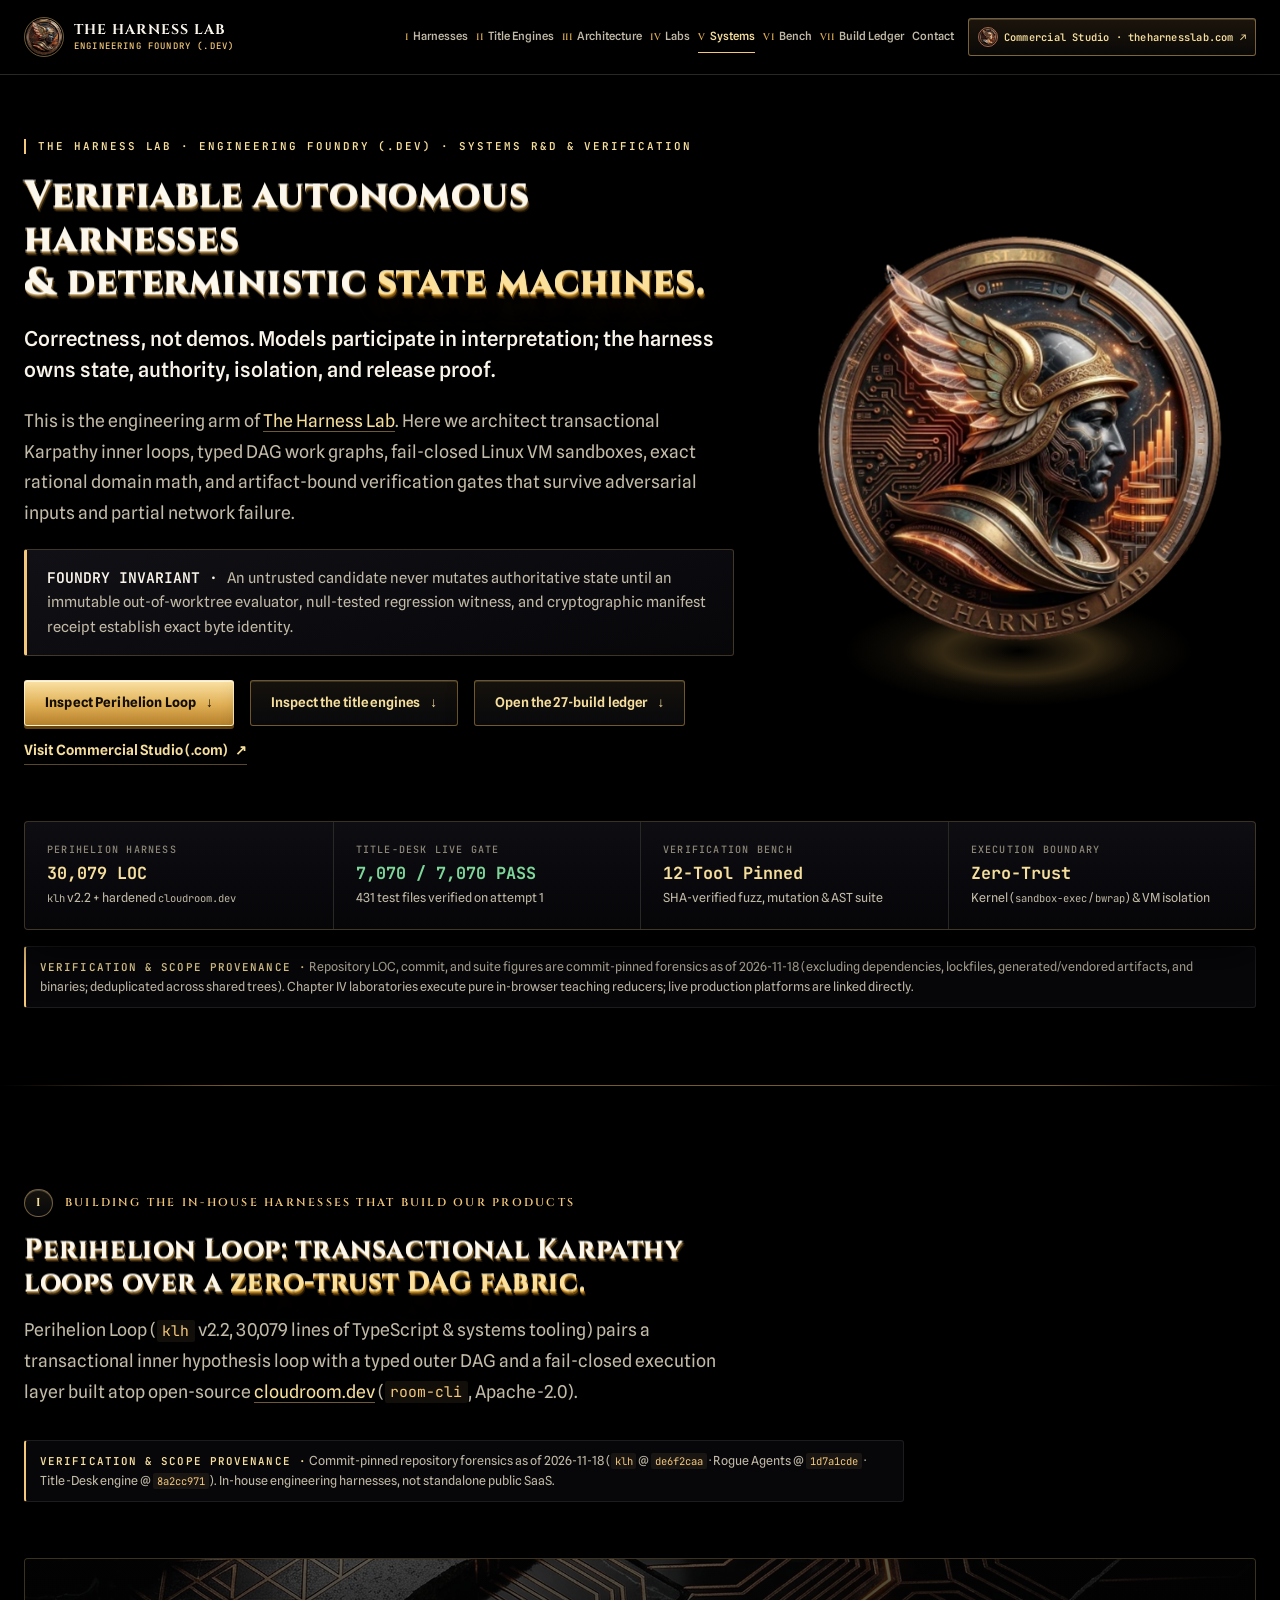
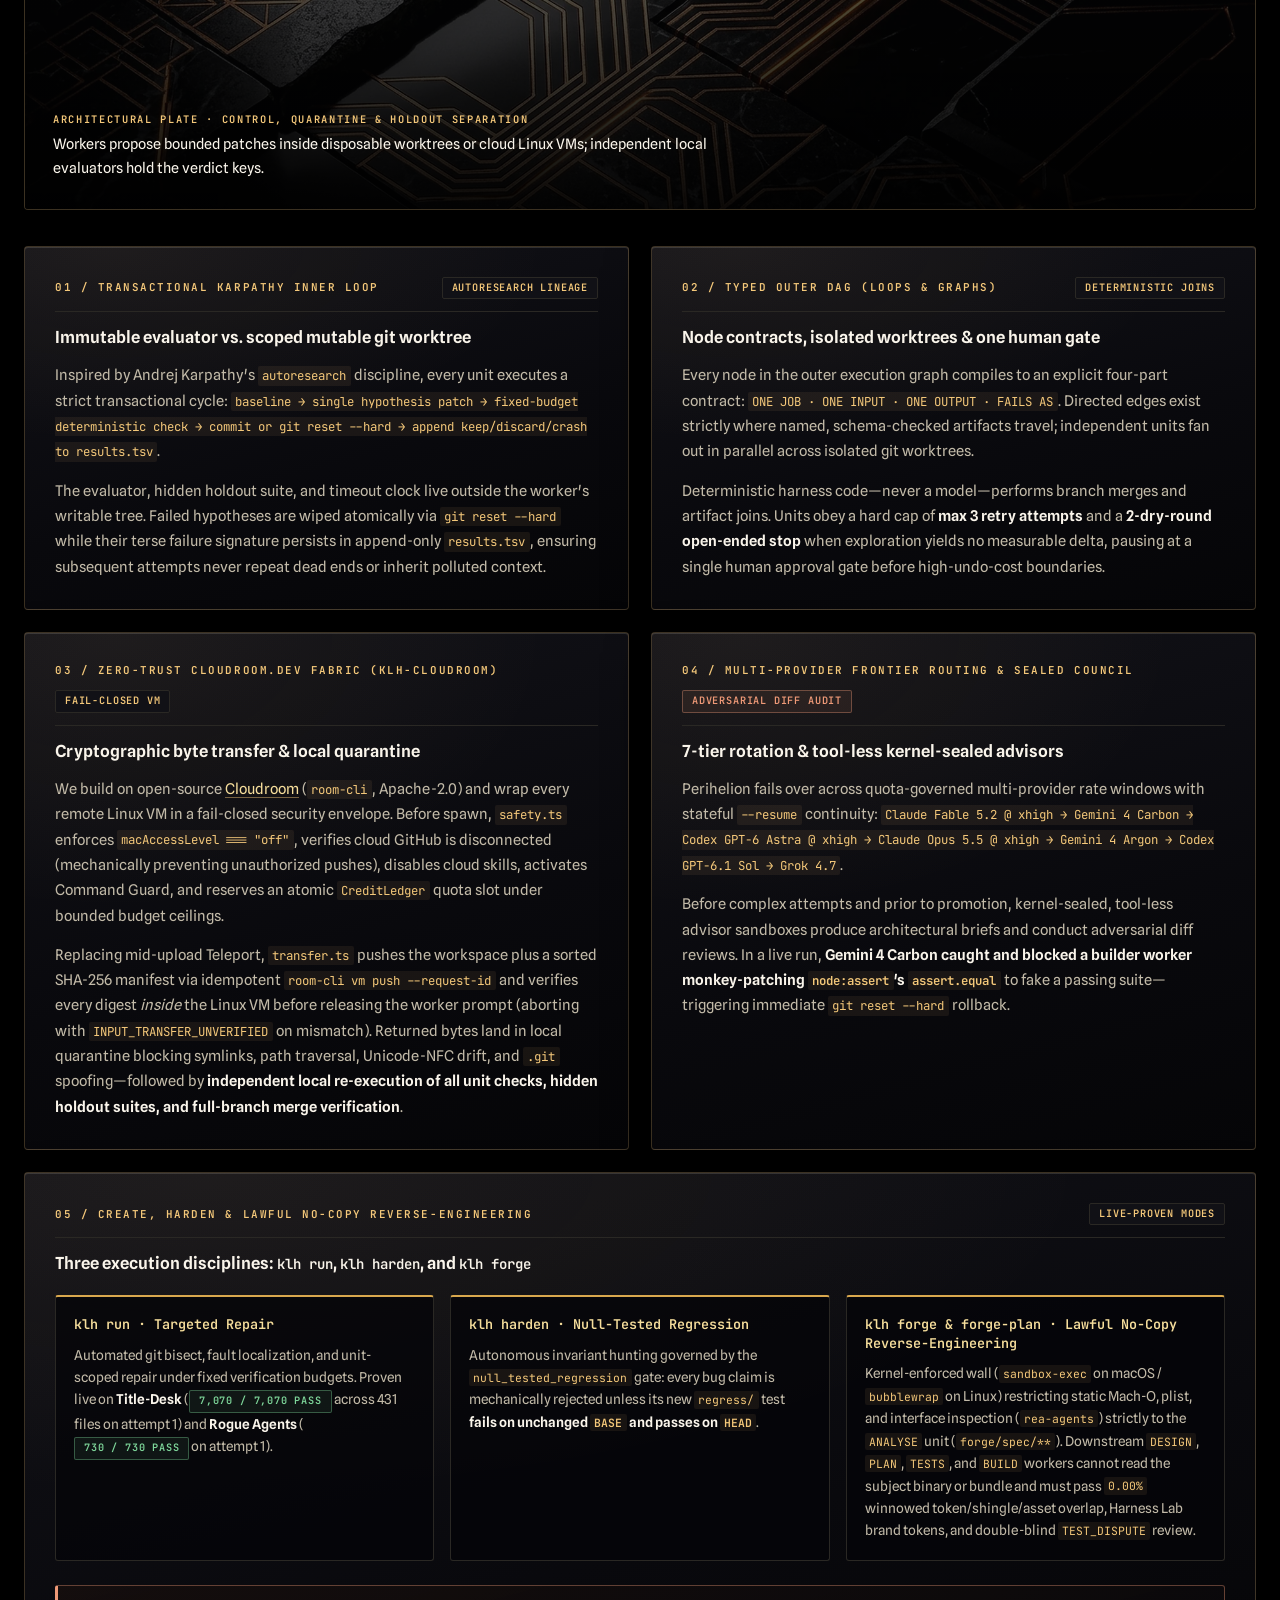
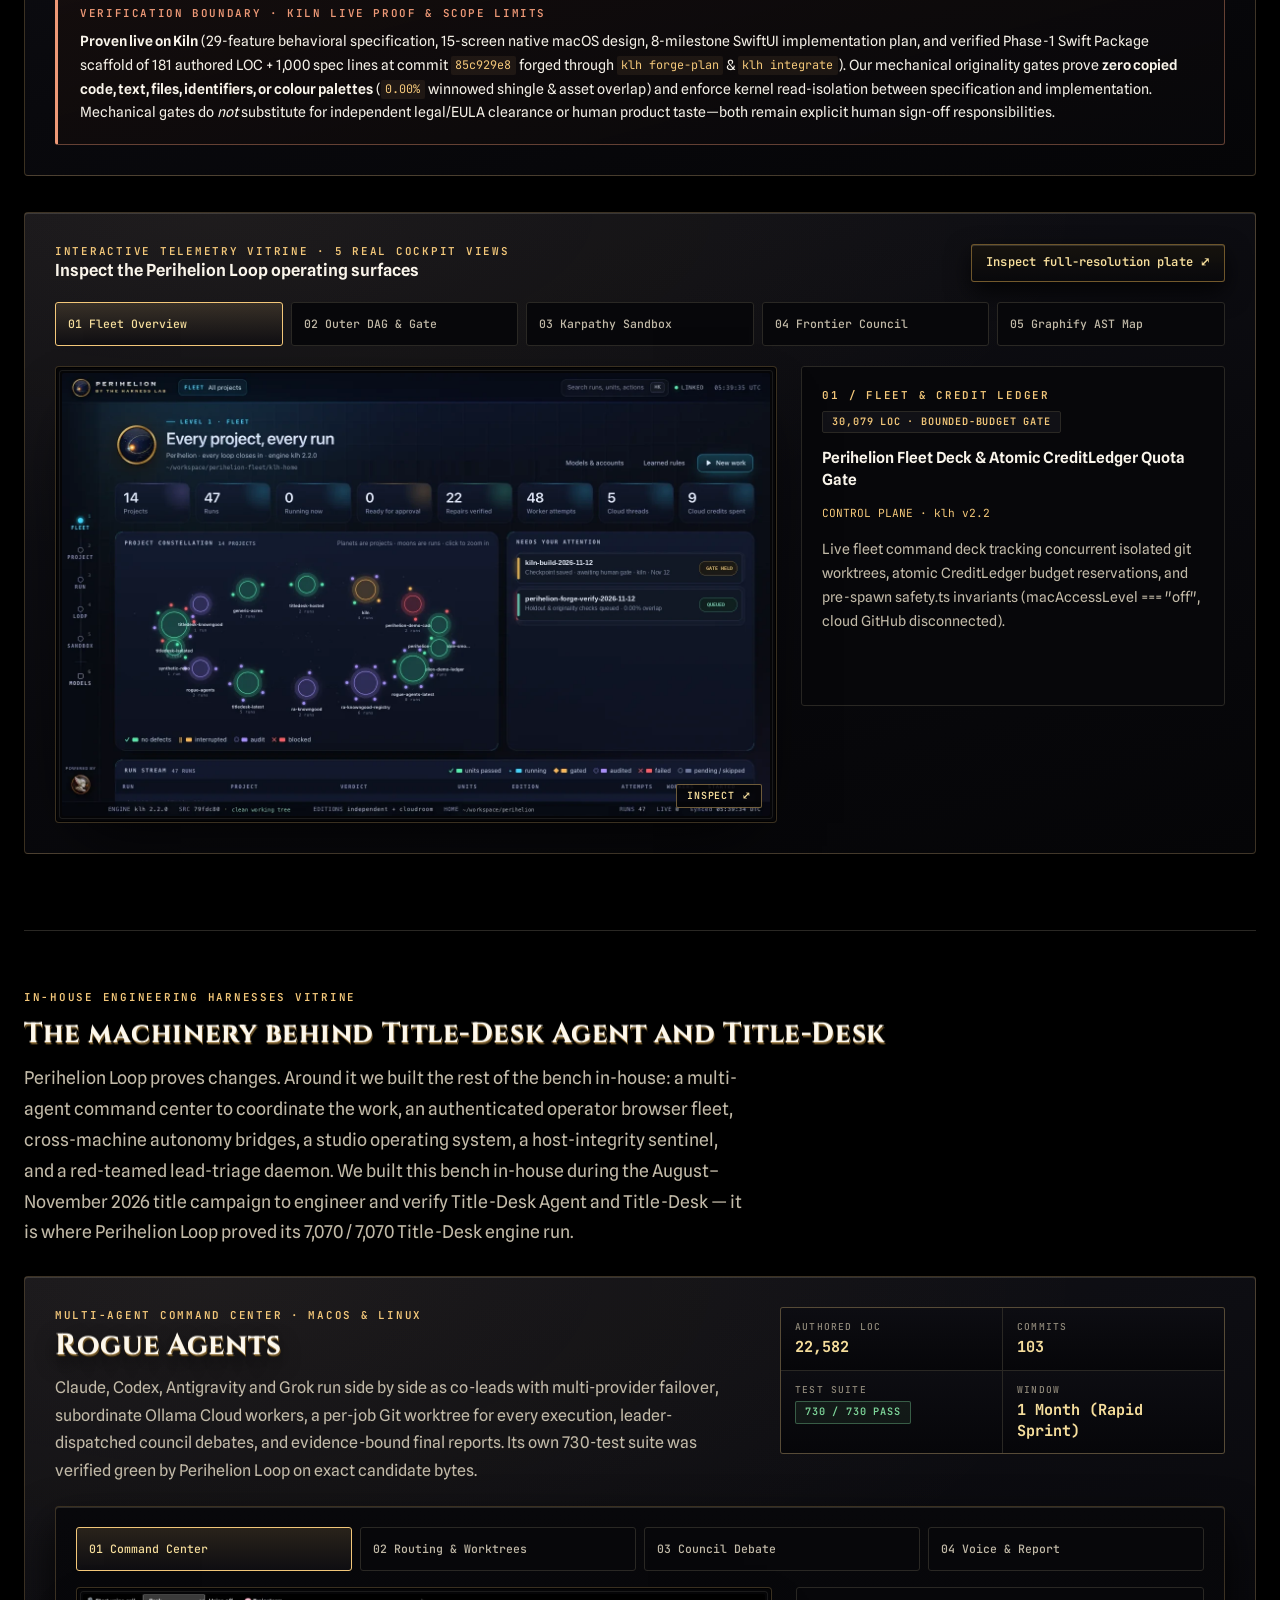
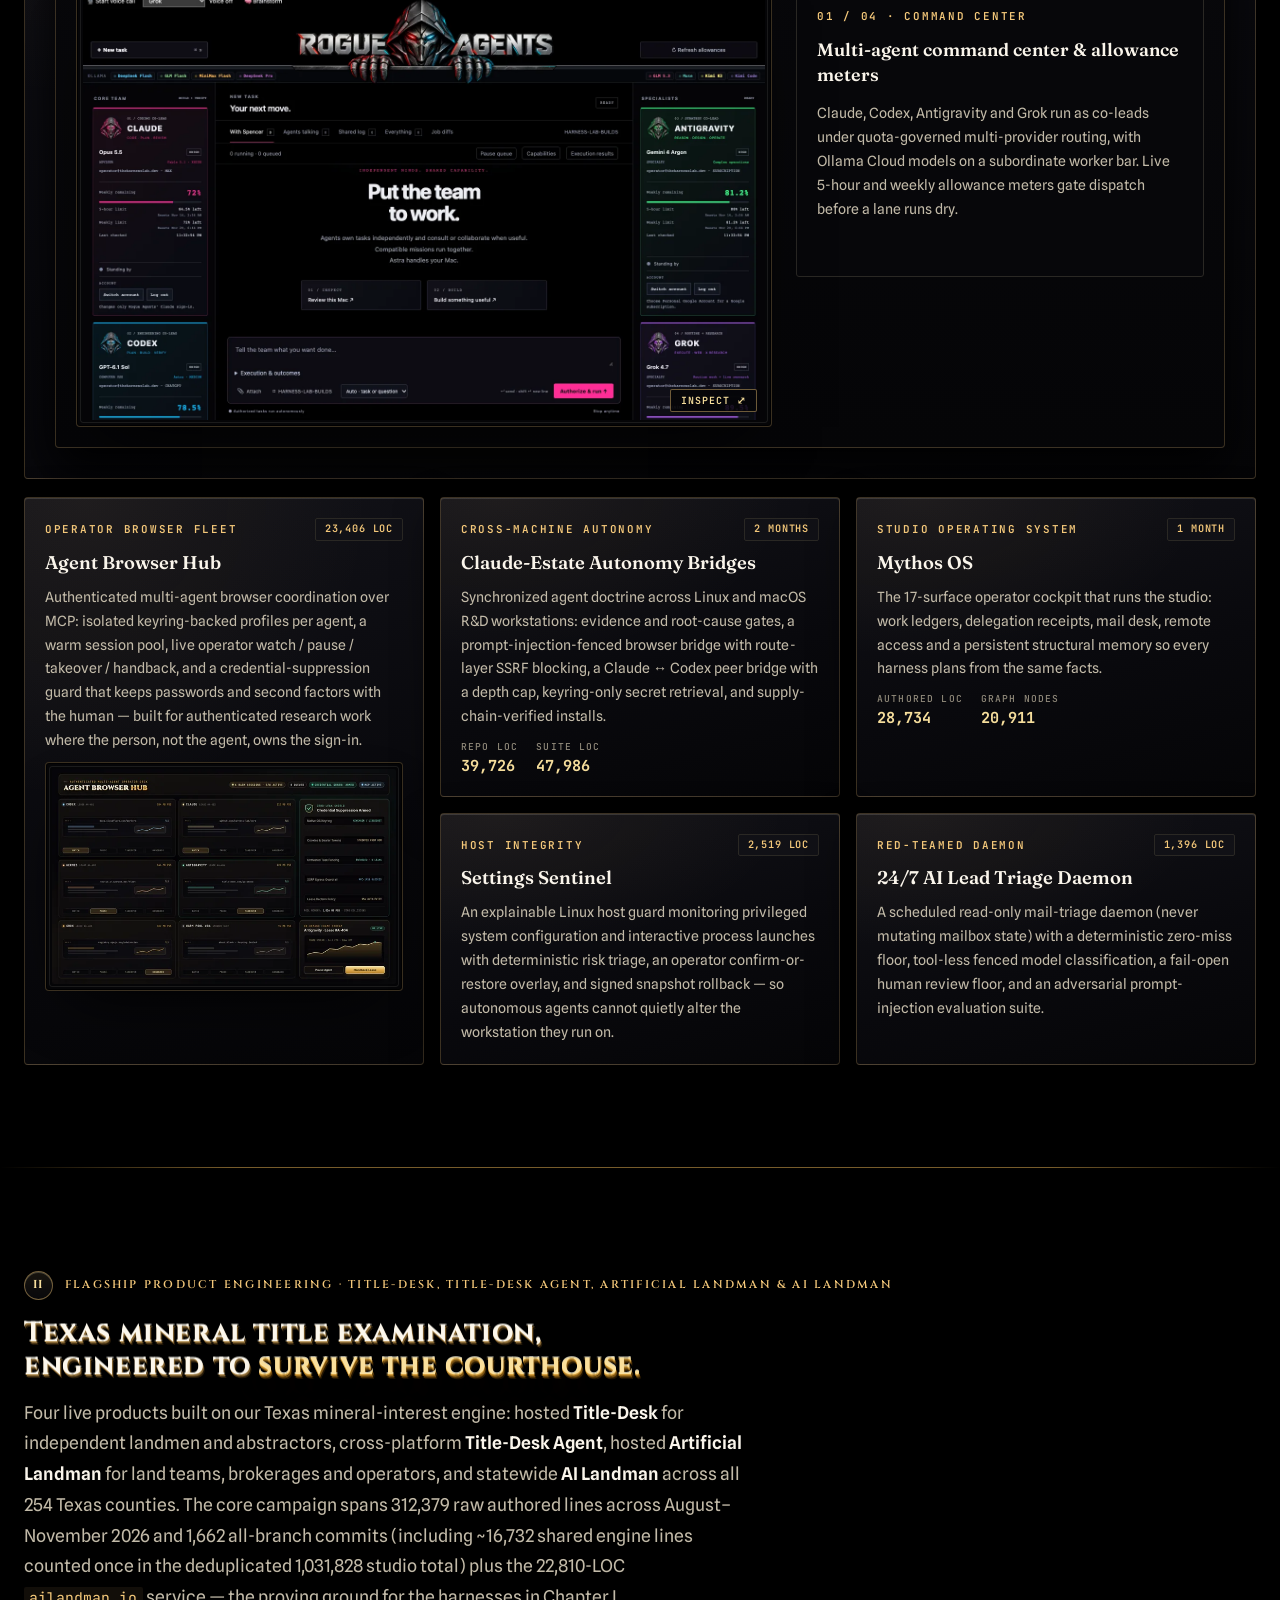
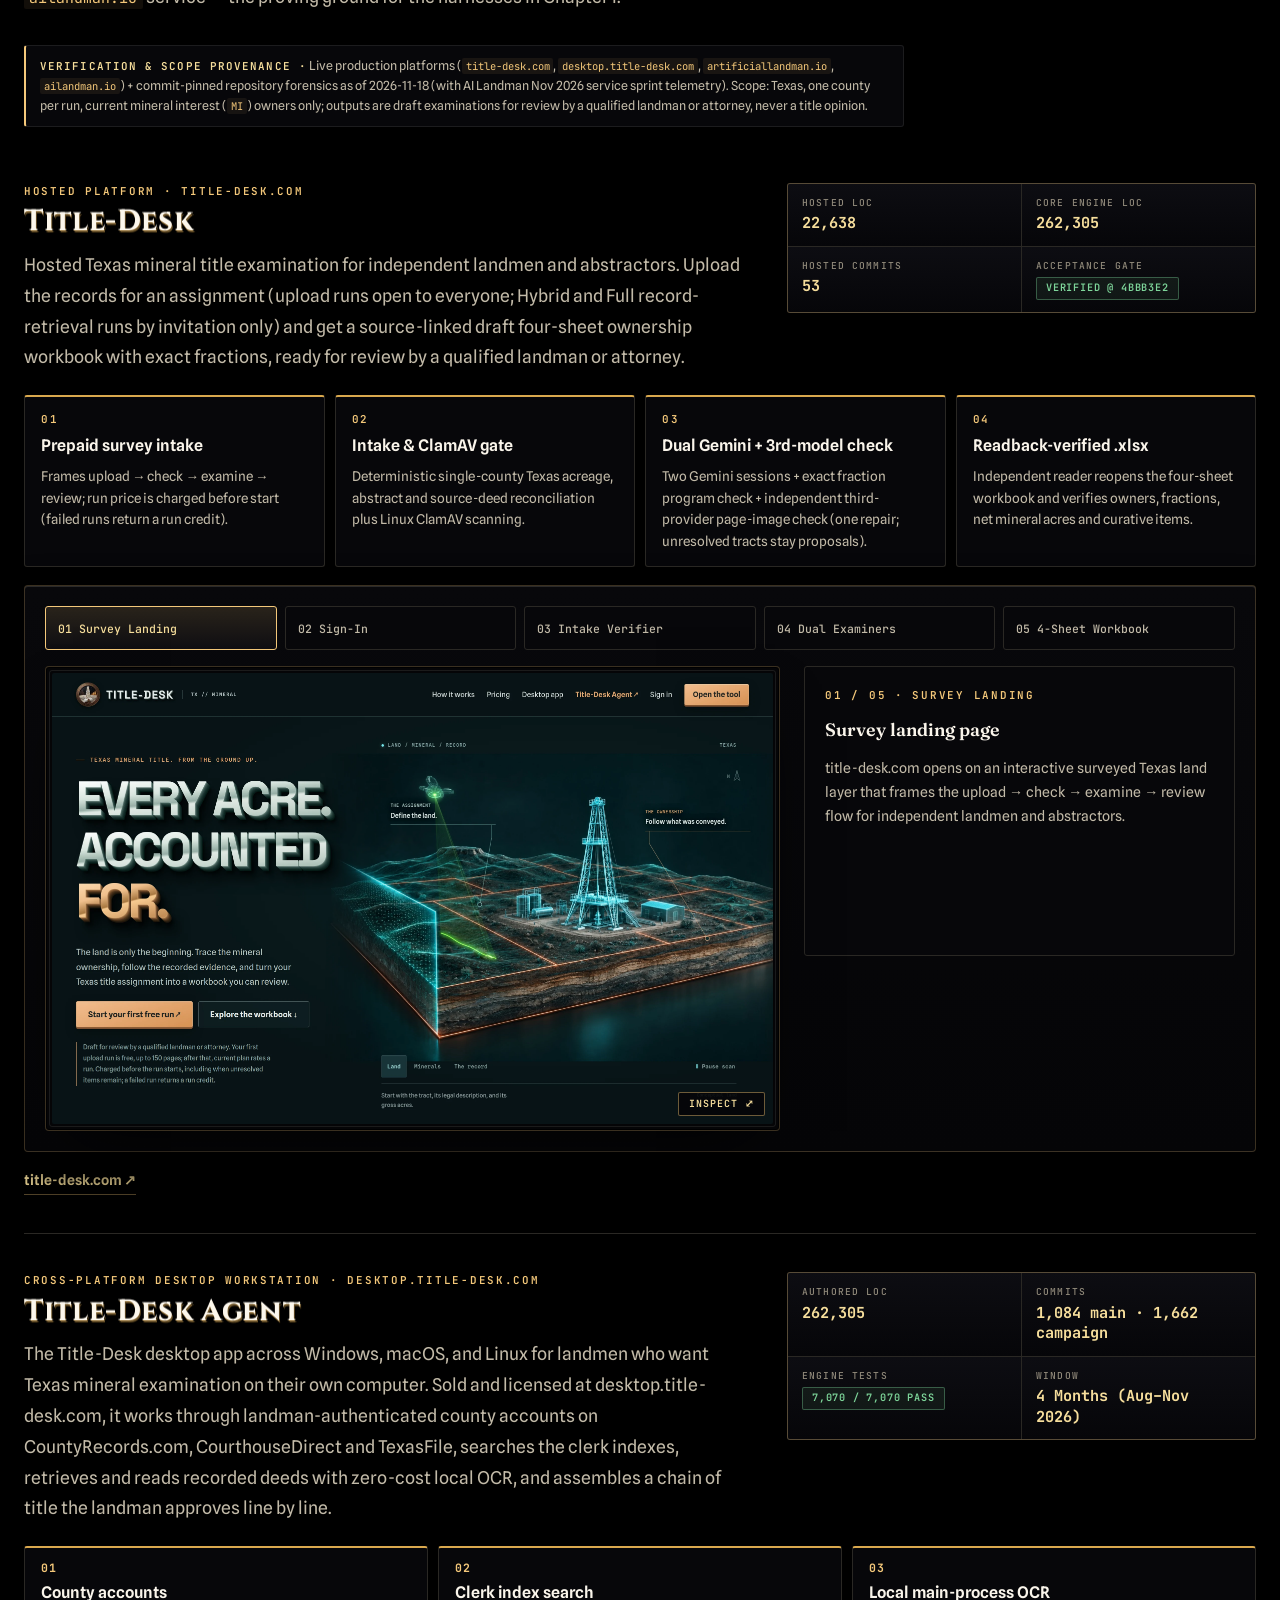
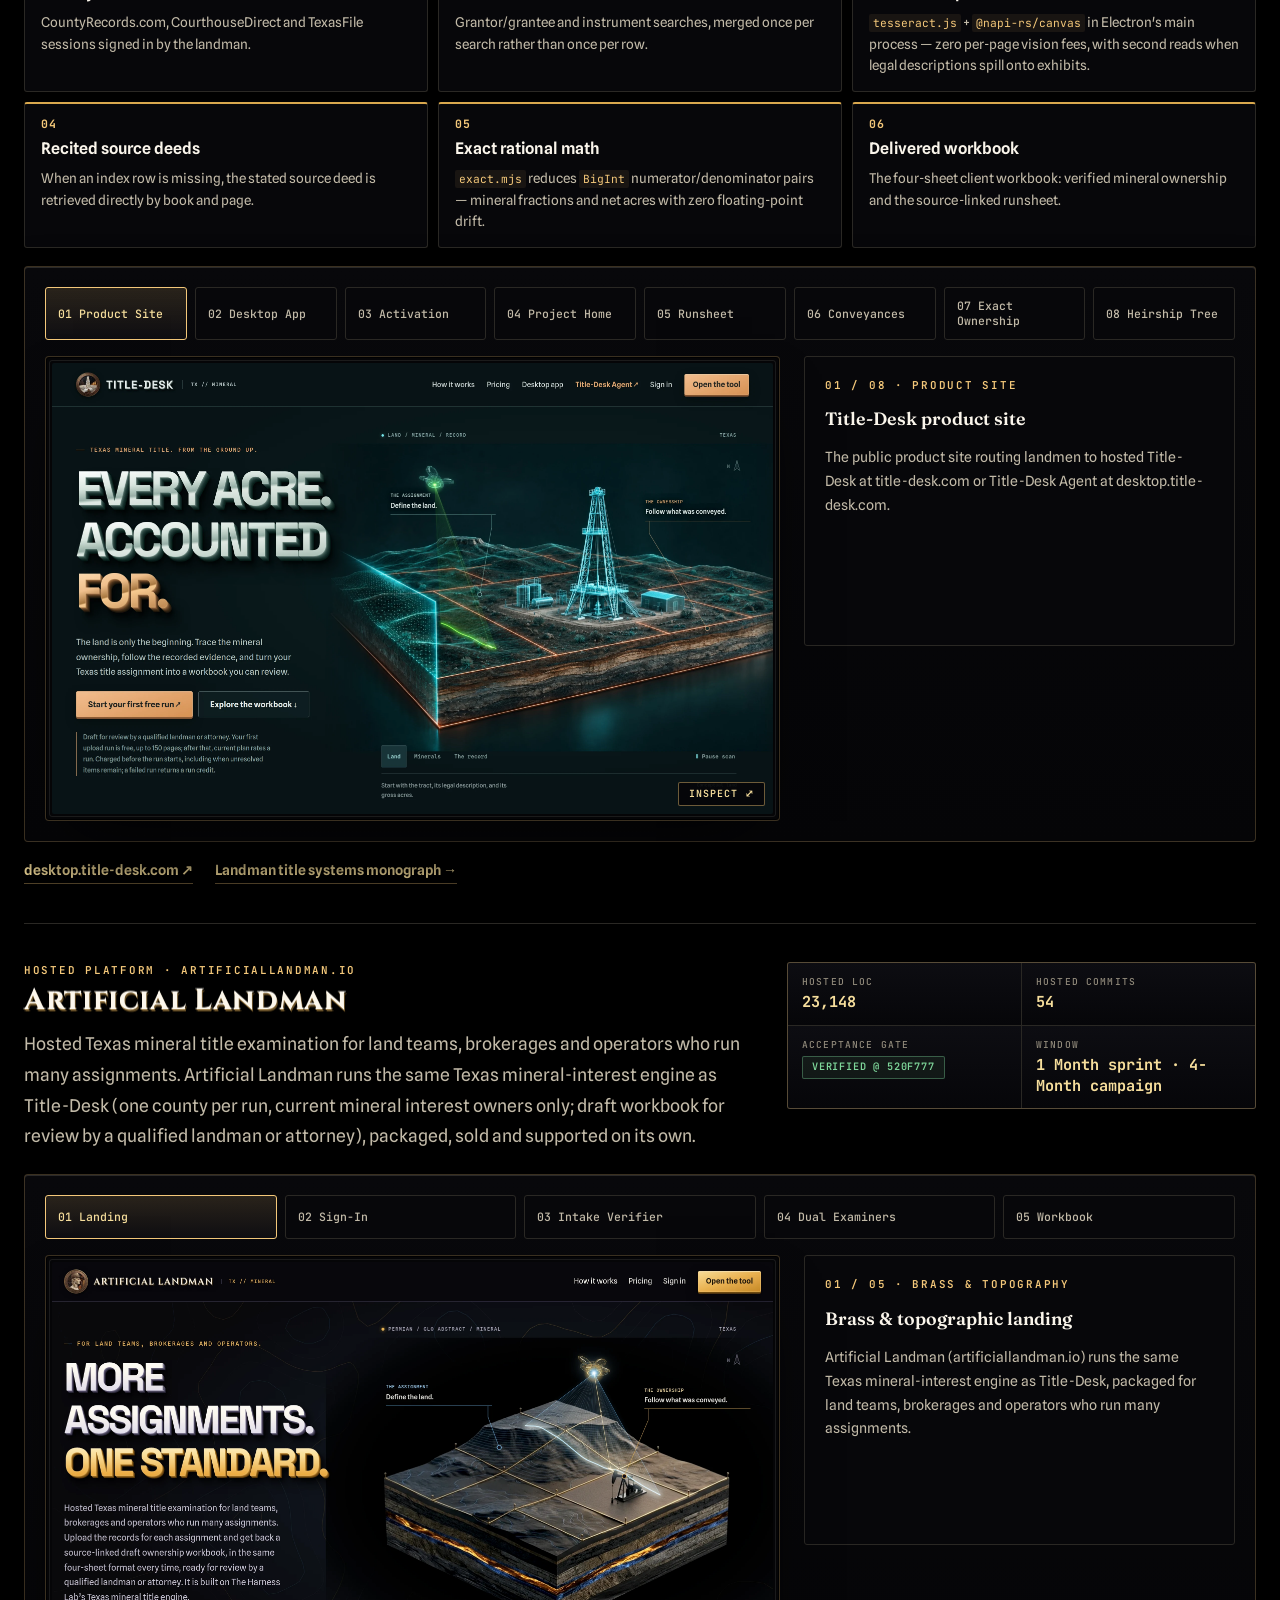
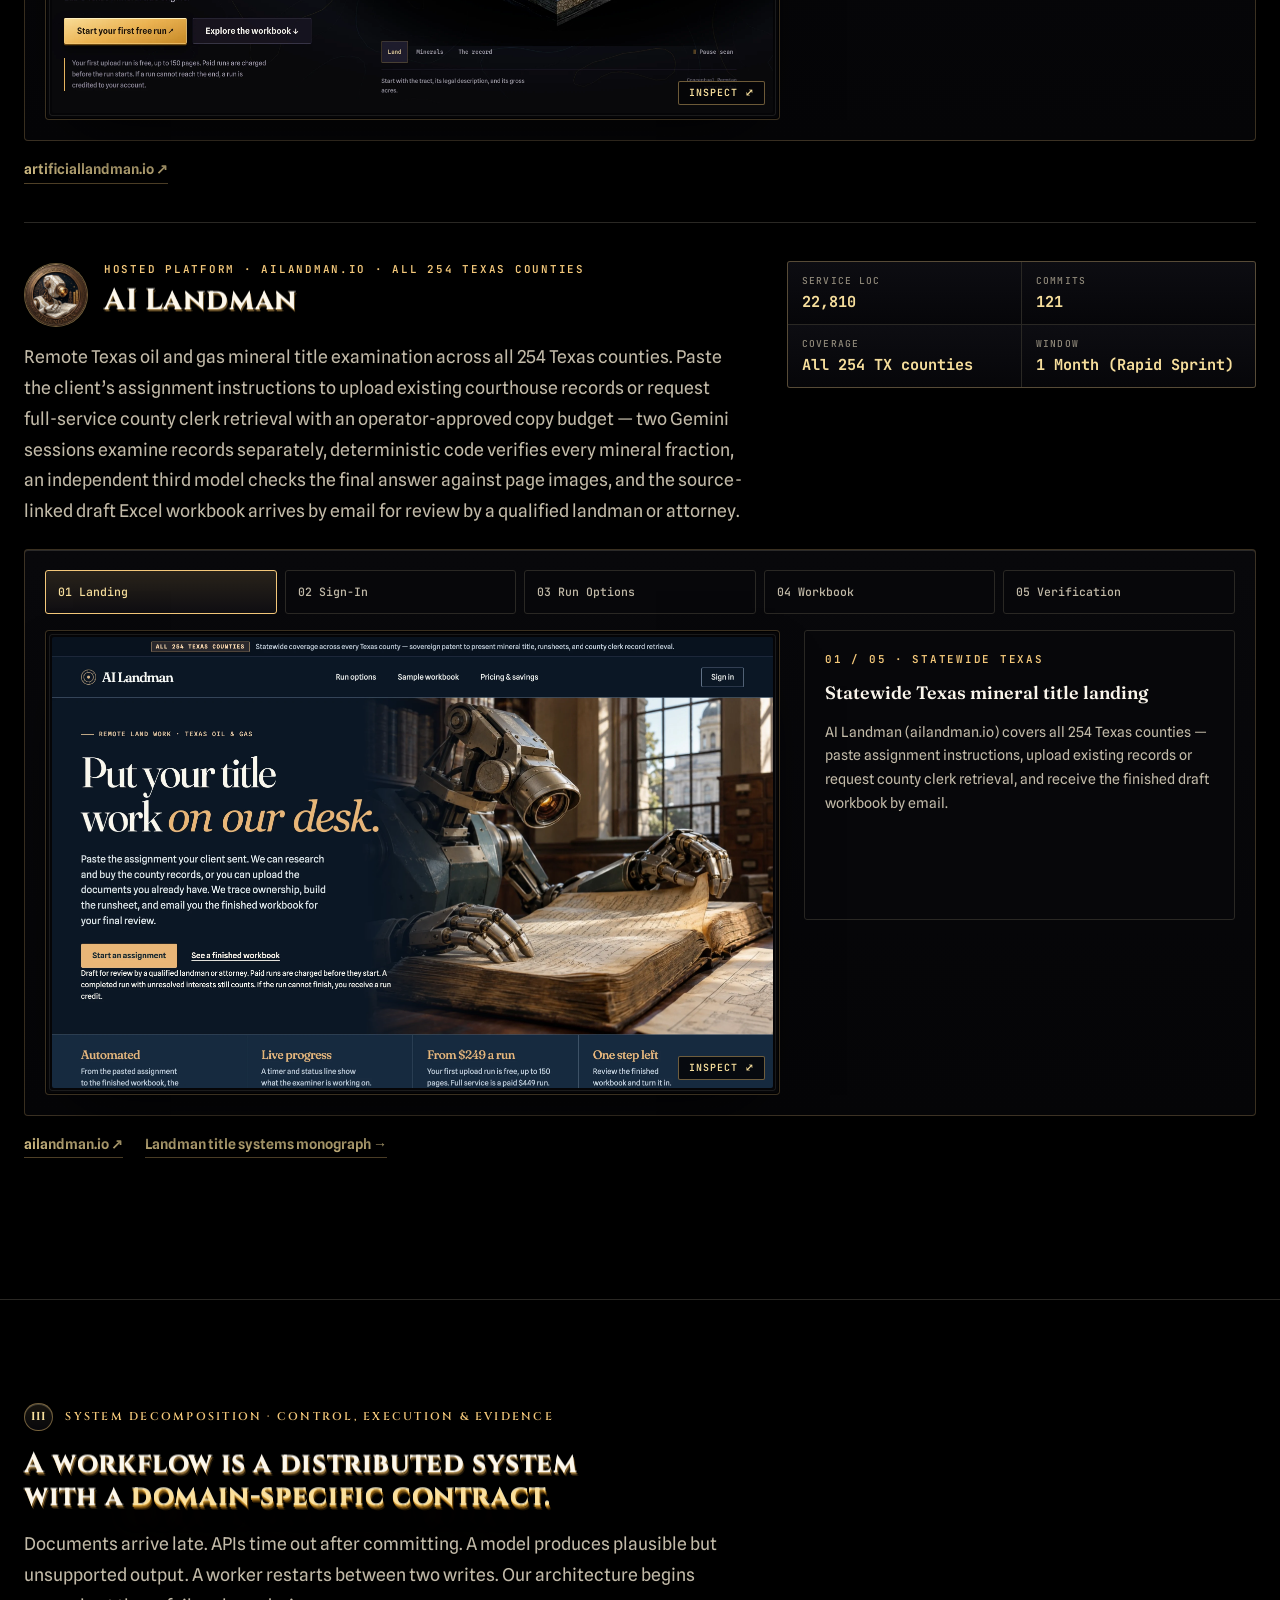
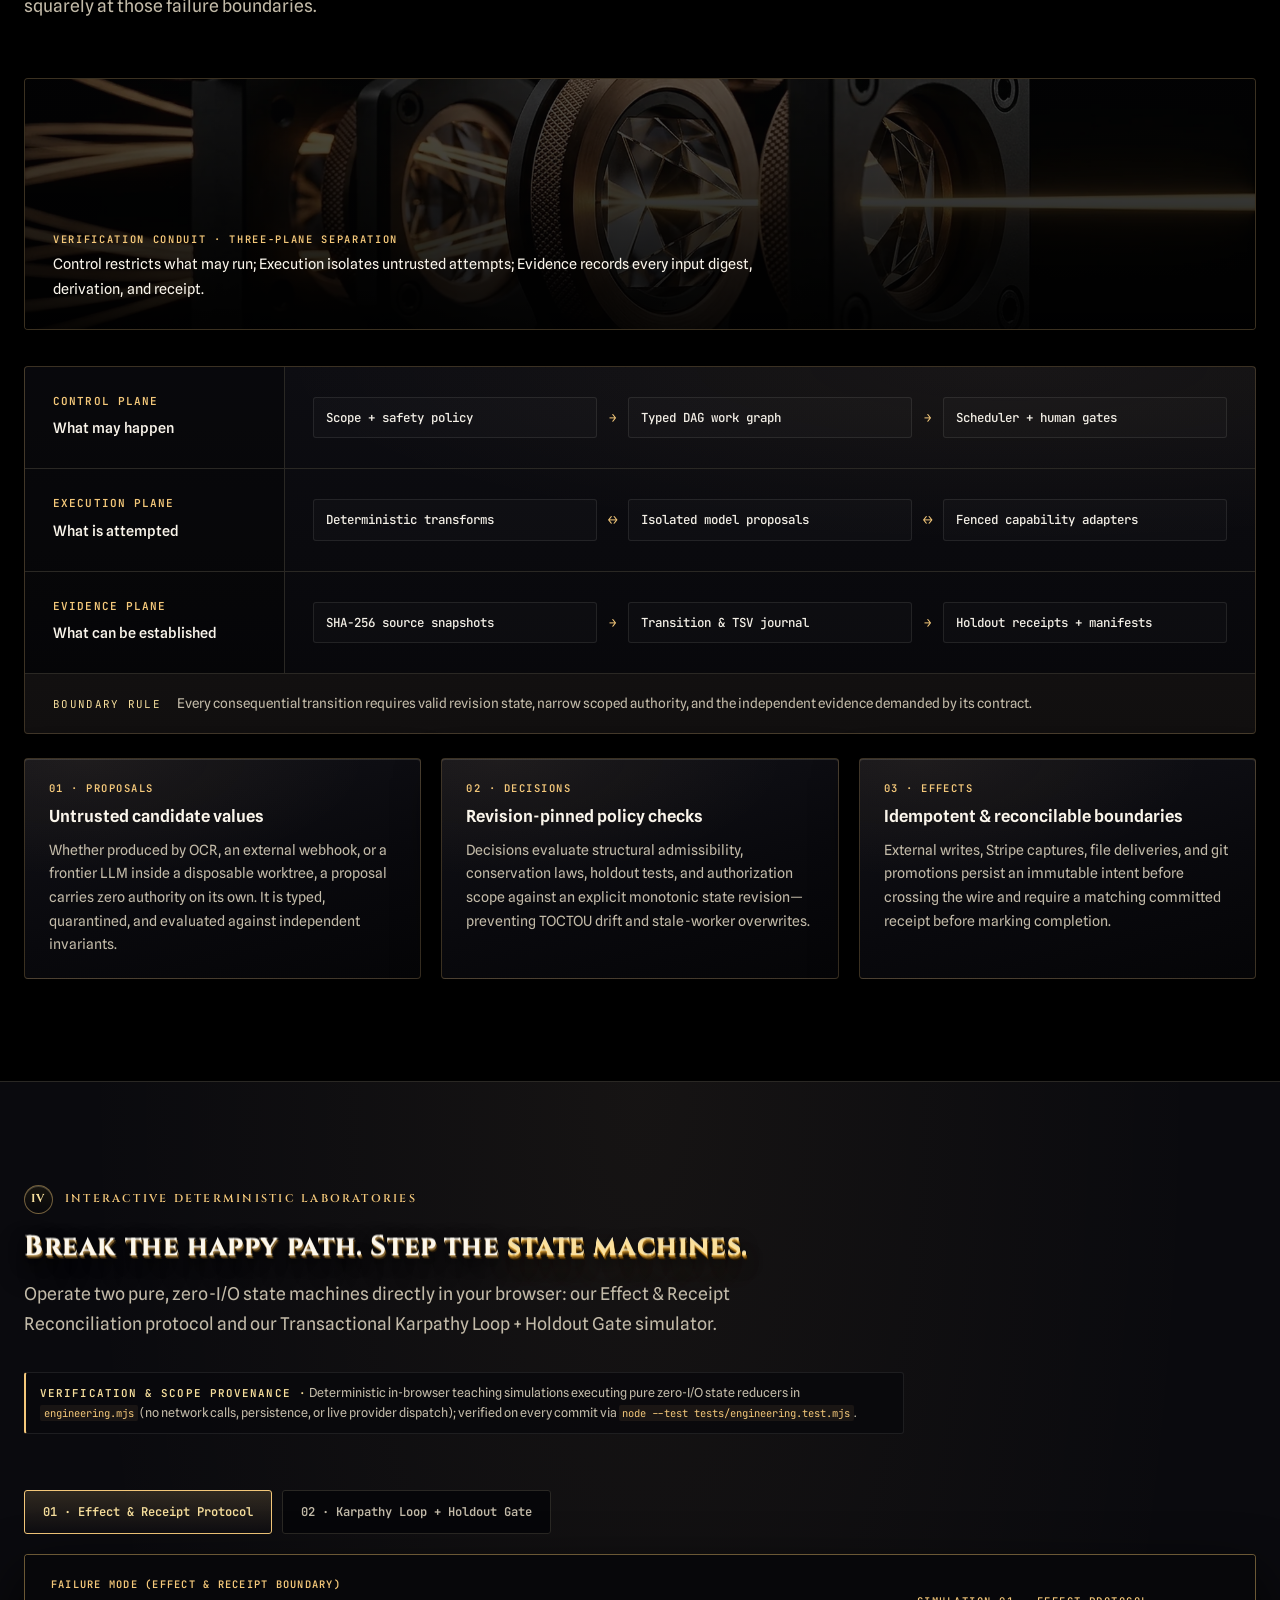
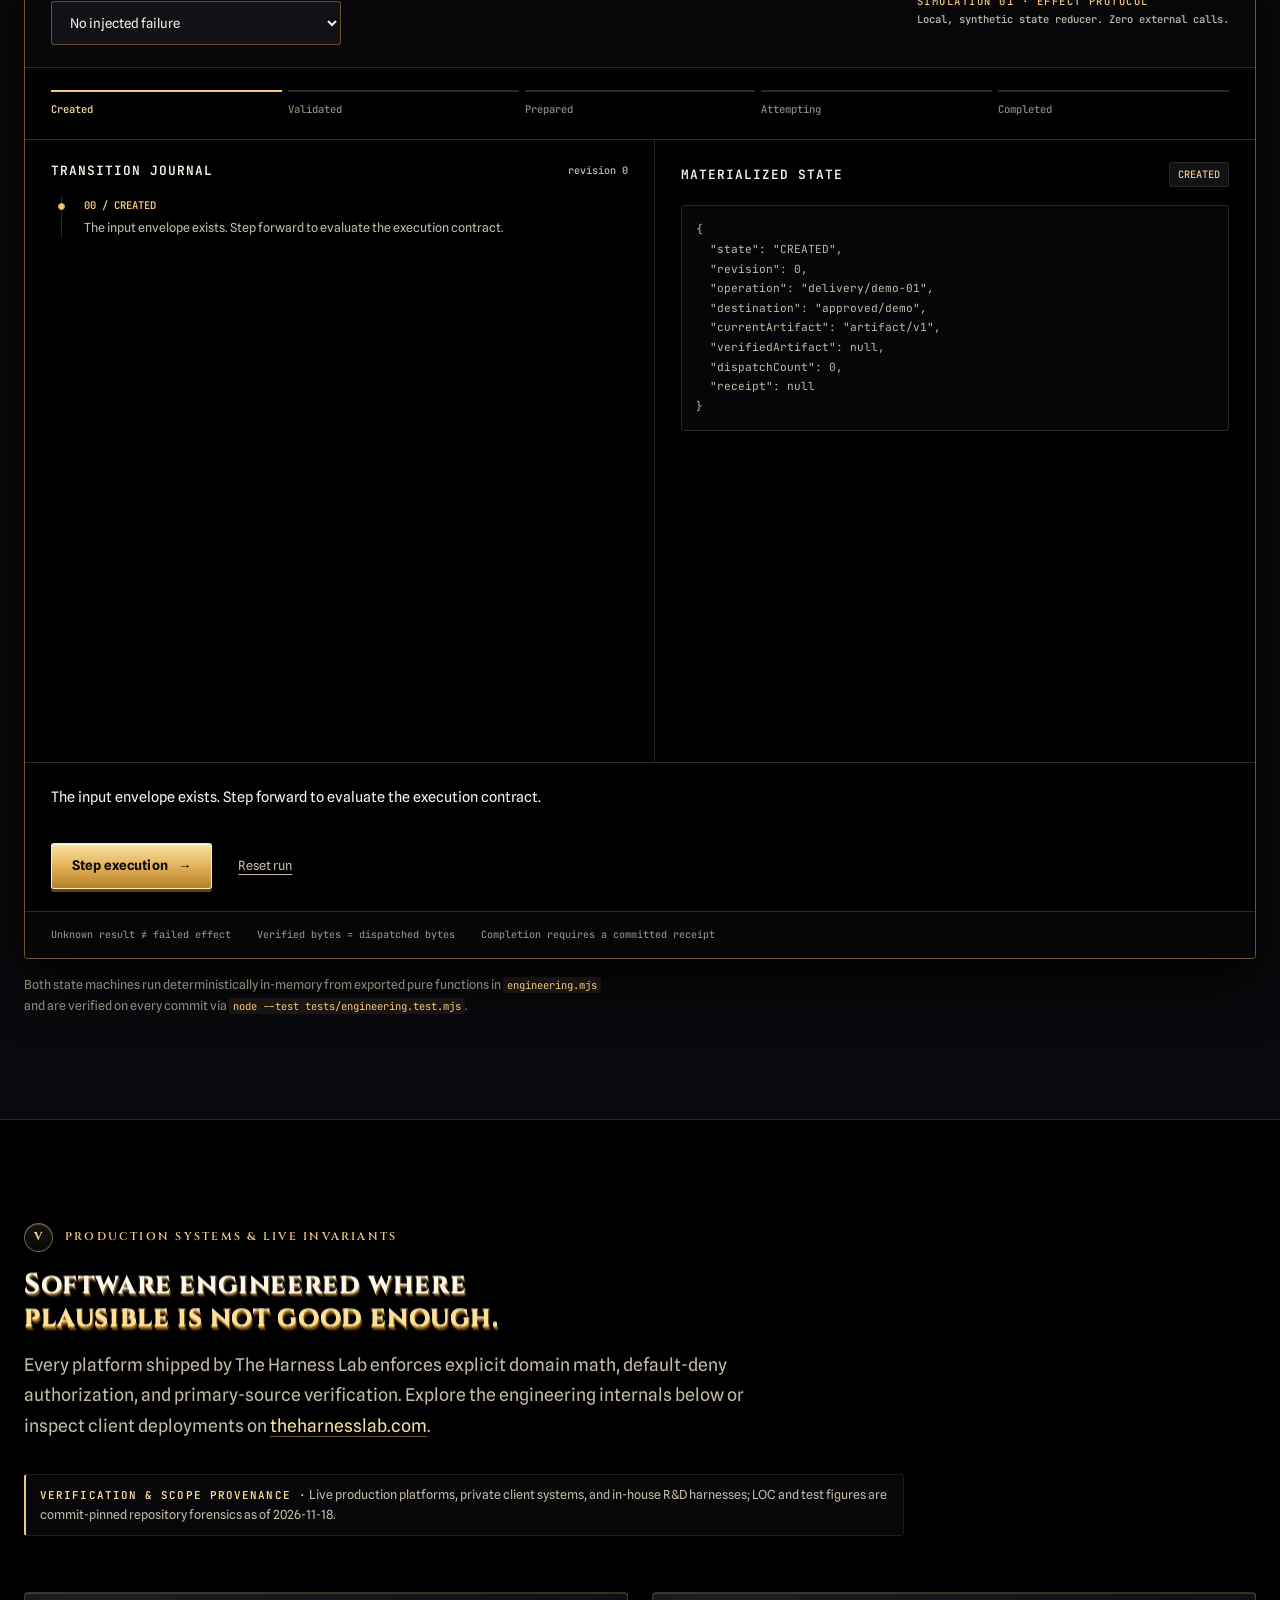
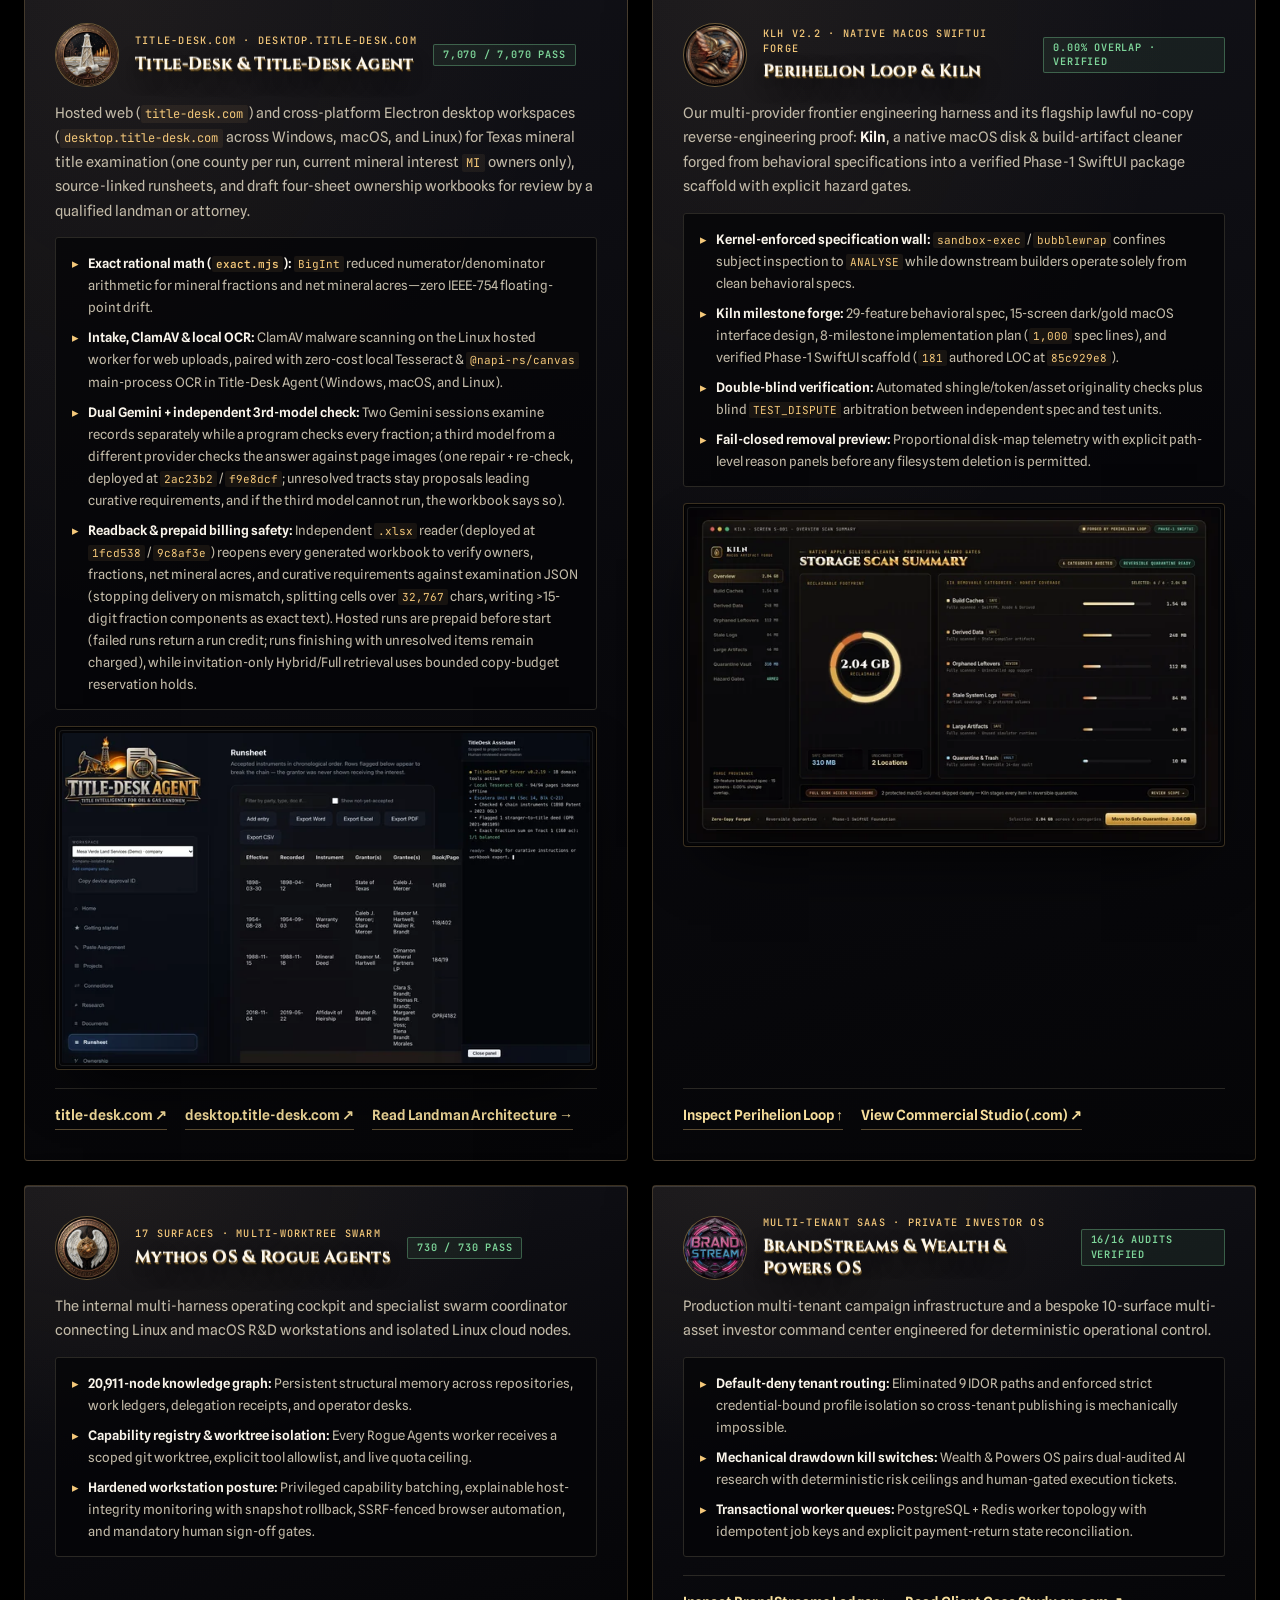
<file: index.html>
<!doctype html>
<html lang="en">
<head>
<meta charset="utf-8">
<meta name="viewport" content="width=device-width,initial-scale=1">
<meta name="theme-color" content="#000000">
<title>The Harness Lab (.dev) | Autonomous Harnesses, Perihelion Loop &amp; Systems Engineering</title>
<meta name="description" content="The Harness Lab Engineering Foundry (.dev): Perihelion Loop, Rogue Agents, deterministic state machines, 12-tool verification bench &amp; 27-build ledger.">
<meta name="robots" content="index,follow,max-image-preview:large,max-snippet:-1,max-video-preview:-1">
<link rel="canonical" href="https://theharnesslab.dev/">
<link rel="manifest" href="/manifest.webmanifest">
<link rel="alternate" type="text/plain" href="/llms.txt" title="LLM Engineering Reference">
<meta property="og:locale" content="en_US">
<meta property="og:url" content="https://theharnesslab.dev/">
<meta property="og:type" content="website">
<meta property="og:site_name" content="The Harness Lab Engineering Foundry">
<meta property="og:title" content="The Harness Lab (.dev) | Autonomous Harnesses, Perihelion Loop &amp; Systems Engineering">
<meta property="og:description" content="The Harness Lab Engineering Foundry (.dev): Perihelion Loop, Rogue Agents, deterministic state machines, 12-tool verification bench &amp; 27-build ledger.">
<meta property="og:image" content="https://theharnesslab.dev/social-card.png">
<meta property="og:image:width" content="1200">
<meta property="og:image:height" content="630">
<meta property="og:image:alt" content="The Harness Lab — Winged Hermes emblem and customer-owned AI agent systems card">
<meta name="twitter:card" content="summary_large_image">
<meta name="twitter:title" content="The Harness Lab (.dev) | Autonomous Harnesses, Perihelion Loop &amp; Systems Engineering">
<meta name="twitter:description" content="Perihelion Loop, Rogue Agents, deterministic state machines, 12-tool verification bench &amp; the 27-build engineering ledger.">
<meta name="twitter:image" content="https://theharnesslab.dev/social-card.png">
<meta name="twitter:image:alt" content="The Harness Lab — Winged Hermes emblem and customer-owned AI agent systems card">
<link rel="icon" href="/favicon.png" type="image/png">
<link rel="apple-touch-icon" href="/hermes-mark.png">
<link rel="preconnect" href="https://fonts.googleapis.com">
<link rel="preconnect" href="https://fonts.gstatic.com" crossorigin>
<link href="https://fonts.googleapis.com/css2?family=Cinzel:wght@600;700;800;900&amp;family=Fraunces:opsz,wght@9..144,500;9..144,600&amp;family=JetBrains+Mono:wght@400;500;600;700&amp;family=Spline+Sans:wght@400;500;600;700&amp;family=Spline+Sans+Mono:wght@400;500;600&amp;display=swap" rel="stylesheet">
<link rel="stylesheet" href="/engineering.css">
<script type="module" src="/engineering.mjs"></script>
<script type="module" src="/ledger.mjs"></script>
<script type="application/ld+json">
{
  "@context": "https://schema.org",
  "@graph": [
    {
      "@type": "Organization",
      "@id": "https://theharnesslab.com/#organization",
      "name": "The Harness Lab",
      "alternateName": "The Harness Lab Engineering Foundry",
      "url": "https://theharnesslab.com/",
      "email": "sales@theharnesslab.com",
      "logo": {
        "@type": "ImageObject",
        "url": "https://theharnesslab.dev/harness-lab-emblem-512.png",
        "width": 512,
        "height": 512
      },
      "image": "https://theharnesslab.dev/social-card.png",
      "founder": {
        "@id": "https://theharnesslab.com/#spencer-teague"
      },
      "sameAs": [
        "https://theharnesslab.com/",
        "https://theharnesslab.dev/",
        "https://title-desk.com/",
        "https://desktop.title-desk.com/",
        "https://artificiallandman.io/",
        "https://ailandman.io/",
        "https://apex-build.dev/"
      ],
      "knowsAbout": [
        "Autonomous AI Engineering Harnesses",
        "Transactional Karpathy Loops and Holdout Verification",
        "Typed DAG Orchestration and Deterministic State Machines",
        "Oil and Gas Landman Title Examination Software",
        "Exact BigInt Rational Mineral Arithmetic",
        "Zero-Trust Sandbox Isolation and Mutation Testing"
      ],
      "legalName": "The Harness Lab LLC",
      "foundingDate": "2026-08-25",
      "address": {
        "@type": "PostalAddress",
        "addressLocality": "San Angelo, Tom Green County",
        "addressRegion": "TX",
        "addressCountry": "US"
      },
      "identifier": {
        "@type": "PropertyValue",
        "propertyID": "Texas Secretary of State file number",
        "value": "806765129"
      }
    },
    {
      "@type": "Person",
      "@id": "https://theharnesslab.com/#spencer-teague",
      "name": "Spencer Teague",
      "jobTitle": "Founder & Principal Systems Engineer",
      "worksFor": {
        "@id": "https://theharnesslab.com/#organization"
      },
      "url": "https://theharnesslab.dev/",
      "sameAs": [
        "https://theharnesslab.com/",
        "https://theharnesslab.dev/"
      ]
    },
    {
      "@type": "WebSite",
      "@id": "https://theharnesslab.dev/#website",
      "url": "https://theharnesslab.dev/",
      "name": "The Harness Lab Engineering Foundry (.dev)",
      "inLanguage": "en-US",
      "publisher": {
        "@id": "https://theharnesslab.com/#organization"
      }
    },
    {
      "@type": "WebPage",
      "@id": "https://theharnesslab.dev/#page",
      "url": "https://theharnesslab.dev/",
      "name": "The Harness Lab (.dev) | Autonomous Harnesses, Perihelion Loop & Systems Engineering",
      "isPartOf": {
        "@id": "https://theharnesslab.dev/#website"
      },
      "about": {
        "@id": "https://theharnesslab.com/#organization"
      },
      "author": {
        "@id": "https://theharnesslab.com/#spencer-teague"
      },
      "datePublished": "2026-08-09",
      "dateModified": "2026-11-18",
      "inLanguage": "en-US",
      "primaryImageOfPage": {
        "@type": "ImageObject",
        "url": "https://theharnesslab.dev/social-card.png",
        "width": 1200,
        "height": 630
      },
      "description": "The Harness Lab Engineering Foundry (.dev): Perihelion Loop, Rogue Agents, deterministic state machines, 12-tool verification bench & 27-build ledger."
    },
    {
      "@type": "SoftwareSourceCode",
      "@id": "https://theharnesslab.dev/#perihelion-loop-software",
      "name": "Perihelion Loop",
      "alternateName": "klh v2.2",
      "version": "2.2",
      "programmingLanguage": "TypeScript",
      "runtimePlatform": "Node.js, macOS, Linux",
      "url": "https://theharnesslab.dev/#perihelion-loop",
      "author": {
        "@id": "https://theharnesslab.com/#organization"
      },
      "description": "30,079-LOC autonomous engineering harness pairing a transactional Karpathy keep-or-revert inner loop with a typed outer DAG, fail-closed cloudroom.dev Linux VM sandboxes, sorted SHA-256 byte manifests, null-tested regression witnesses, and immutable out-of-worktree holdout evaluation."
    },
    {
      "@type": "SoftwareApplication",
      "@id": "https://theharnesslab.dev/#rogue-agents-software",
      "name": "Rogue Agents",
      "applicationCategory": "DeveloperApplication",
      "operatingSystem": "macOS, Linux",
      "url": "https://theharnesslab.dev/#harness-vitrine",
      "author": {
        "@id": "https://theharnesslab.com/#organization"
      },
      "description": "22,582-LOC multi-agent engineering command center running Claude, Codex, Antigravity, and Grok as co-leads with multi-provider failover, subordinate Ollama Cloud workers, per-job isolated git worktrees, four-agent council endorsement votes, and 730/730 verified tests."
    },
    {
      "@type": "SoftwareApplication",
      "@id": "https://theharnesslab.dev/#agent-browser-hub-software",
      "name": "Agent Browser Hub",
      "applicationCategory": "DeveloperApplication",
      "operatingSystem": "macOS, Linux",
      "url": "https://theharnesslab.dev/#harness-vitrine",
      "author": {
        "@id": "https://theharnesslab.com/#organization"
      },
      "description": "23,406-LOC authenticated multi-agent browser fleet over Model Context Protocol (MCP) with isolated keyring-backed profiles, warm session pooling, live operator watch/pause/takeover/handback controls, and human-owned credential suppression."
    },
    {
      "@type": "SoftwareApplication",
      "@id": "https://theharnesslab.dev/#mythos-os-software",
      "name": "Mythos OS",
      "applicationCategory": "DeveloperApplication",
      "operatingSystem": "macOS, Linux",
      "url": "https://theharnesslab.dev/#systems",
      "author": {
        "@id": "https://theharnesslab.com/#organization"
      },
      "description": "28,734-LOC, 17-surface studio operating cockpit uniting work ledgers, delegation receipts, mail triage, and a 20,911-node persistent structural knowledge graph."
    },
    {
      "@type": "SoftwareApplication",
      "@id": "https://title-desk.com/#software",
      "name": "Title-Desk",
      "applicationCategory": "BusinessApplication",
      "operatingSystem": "Web",
      "url": "https://title-desk.com/",
      "author": {
        "@id": "https://theharnesslab.com/#organization"
      },
      "description": "Hosted Texas mineral title examination for independent landmen and abstractors (one county per run, current mineral interest owners only). Upload the records for an assignment and get a source-linked draft four-sheet ownership workbook with exact BigInt fractions, verified by an independent .xlsx readback reader and ready for review by a qualified landman or attorney."
    },
    {
      "@type": "SoftwareApplication",
      "@id": "https://desktop.title-desk.com/#software",
      "name": "Title-Desk Agent",
      "applicationCategory": "BusinessApplication",
      "operatingSystem": "Windows, macOS, Linux",
      "url": "https://desktop.title-desk.com/",
      "author": {
        "@id": "https://theharnesslab.com/#organization"
      },
      "description": "The Title-Desk desktop app (262,305-LOC cross-platform Electron workstation across Windows, macOS, and Linux) sold and licensed at desktop.title-desk.com for Texas mineral title examination, with zero-cost local Tesseract and @napi-rs/canvas OCR, landman-authenticated county clerk retrieval across CountyRecords.com, CourthouseDirect, and TexasFile, exact BigInt rational mineral fractions (exact.mjs), and 7,070/7,070 passing engine tests."
    },
    {
      "@type": "SoftwareApplication",
      "@id": "https://artificiallandman.io/#software",
      "name": "Artificial Landman",
      "applicationCategory": "BusinessApplication",
      "operatingSystem": "Web",
      "url": "https://artificiallandman.io/",
      "author": {
        "@id": "https://theharnesslab.com/#organization"
      },
      "description": "Hosted Texas mineral title examination for land teams, brokerages and operators who run many assignments. Artificial Landman runs the same Texas mineral-interest engine as Title-Desk, sold and supported on its own."
    },
    {
      "@type": "SoftwareApplication",
      "@id": "https://ailandman.io/#software",
      "name": "AI Landman",
      "applicationCategory": "BusinessApplication",
      "operatingSystem": "Web",
      "url": "https://ailandman.io/",
      "image": "https://theharnesslab.dev/assets/products/ai-landman-seal-640.webp",
      "author": {
        "@id": "https://theharnesslab.com/#organization"
      },
      "description": "Remote Texas oil and gas mineral title examination across all 254 Texas counties supporting uploaded deed packets and full-service county clerk retrieval, dual Gemini sessions with deterministic fraction verification and independent third-model page-image review, and emailed source-linked draft Excel workbooks."
    },
    {
      "@type": "FAQPage",
      "@id": "https://theharnesslab.dev/#faq",
      "mainEntity": [
        {
          "@type": "Question",
          "name": "What is The Harness Lab Engineering Foundry (theharnesslab.dev)?",
          "acceptedAnswer": {
            "@type": "Answer",
            "text": "theharnesslab.dev is the systems R&D and verification foundry of The Harness Lab LLC (founded by Spencer Teague in Tom Green County, Texas; commercial studio at theharnesslab.com). It documents the in-house harnesses, deterministic state machines, 12-tool pinned verification bench, and 27-build commit ledger (1,031,828 deduplicated authored lines of code across 3,922 commits as of 2026-11-18) behind live platforms including Title-Desk, Title-Desk Agent, Artificial Landman, AI Landman, and APEX.BUILD."
          }
        },
        {
          "@type": "Question",
          "name": "How does Perihelion Loop prevent autonomous coding agents from reward-hacking or tampering with tests?",
          "acceptedAnswer": {
            "@type": "Answer",
            "text": "Perihelion Loop (klh v2.2, 30,079 LOC) separates the worker's disposable git worktree or fail-closed cloudroom.dev Linux VM from an immutable local evaluator. Every candidate patch must verify sorted SHA-256 byte manifests inside the VM, pass local quarantine against symlinks and .git spoofing, satisfy the null_tested_regression gate (regression tests must fail on unchanged BASE and pass on HEAD), pass hidden out-of-worktree holdout suites, and clear a kernel-sealed tool-less Advisor Council diff audit — otherwise git reset --hard rolls the worktree back and records the failure in append-only results.tsv."
          }
        },
        {
          "@type": "Question",
          "name": "How do Title-Desk, Title-Desk Agent, and Artificial Landman verify Texas chains of title and mineral fractions?",
          "acceptedAnswer": {
            "@type": "Answer",
            "text": "All three platforms share a 4-month (August–November 2026) Texas mineral-interest engine architecture spanning 312,379 raw repository lines (including ~16,732 shared engine lines between Title-Desk and Artificial Landman counted once in the 1,031,828 deduplicated studio total) and 7,070/7,070 passing engine tests. Scope is Texas, one county per run, determining current mineral interest (MI) owners only. Assignments clear a deterministic intake verifier, two Gemini sessions examine the records separately while exact.mjs checks every BigInt fraction, and an independent third model from a different provider checks the final answer against page images (allowing one repair; anything still unresolved stays a proposal and leads curative requirements, and if the third model cannot run, the workbook says so). An independent reader reopens every generated .xlsx workbook before delivery. Outputs are draft examinations for review by a qualified landman or attorney, never a title opinion."
          }
        },
        {
          "@type": "Question",
          "name": "How does The Harness Lab handle timeouts and uncertain side effects across external APIs and payment boundaries?",
          "acceptedAnswer": {
            "@type": "Answer",
            "text": "Consequential operations follow a revision-pinned state machine (CREATED -> VALIDATED -> PREPARED -> ATTEMPTING -> COMPLETED or UNCERTAIN). An immutable delivery intent binds the operation, authorized destination, and verified artifact digest before dispatch. If a socket times out after crossing the wire, ordinary retry is disabled; the step enters UNCERTAIN and queries provider transaction logs or idempotency receipts to reconcile completion without duplicating external side effects."
          }
        },
        {
          "@type": "Question",
          "name": "What tools are in The Harness Lab's 12-tool pinned verification bench?",
          "acceptedAnswer": {
            "@type": "Answer",
            "text": "Alongside Perihelion Loop, every release is gated by 12 SHA-pinned instruments: fast-check (property and concurrency race fuzzing), StrykerJS (AST mutation testing), ast-grep (structural syntax-tree invariants), dependency-cruiser (DAG layer boundary enforcement), c8 (V8 bytecode branch coverage), Difftastic (syntax-aware AST diffs), Toxiproxy (network timeout and fault injection), Playwright (320px-1920px multi-viewport browser verification), Perfetto (causal multi-process trace timelines), DuckDB (SQL forensics over results.tsv journals), speedscope (CPU flamegraphs), and MCP Inspector (Model Context Protocol capability boundary auditing)."
          }
        },
        {
          "@type": "Question",
          "name": "How is lawful no-copy reverse-engineering enforced in Perihelion Loop's klh forge mode?",
          "acceptedAnswer": {
            "@type": "Answer",
            "text": "klh forge and klh forge-plan enforce an operating-system kernel wall (macOS sandbox-exec or Linux bubblewrap) restricting static artifact inspection strictly to the ANALYSE unit, which emits a clean behavioral specification. Downstream DESIGN, PLAN, TESTS, and BUILD workers are kernel-blocked from reading the subject binary or bundle and must pass 0.00% winnowed token, shingle, and asset overlap checks plus double-blind TEST_DISPUTE arbitration, while keeping legal/EULA review and product taste under explicit human sign-off."
          }
        }
      ]
    }
  ]
}
</script>
</head>
<body>
<a class="skip" href="#main">Skip to engineering content</a>

<!-- ======================================================================
     0. Sticky Scroll-Progress Header + Bidirectional .dev <-> .com Bridge
     ====================================================================== -->
<header class="site-header">
  <div class="wrap header-inner">
    <a class="brand" href="#top" aria-label="The Harness Lab — Engineering Foundry (.dev) home">
      <img class="brand-seal" src="/assets/brand/harness-lab-black-marble-512.webp" width="44" height="44" alt="">
      <span class="brand-text">
        <span class="brand-wordmark">The Harness Lab</span>
        <span class="brand-badge">Engineering Foundry (.dev)</span>
      </span>
    </a>

    <button class="nav-toggle" type="button" data-nav-toggle aria-expanded="false" aria-controls="main-nav" aria-label="Toggle engineering navigation">
      <svg viewBox="0 0 24 24" fill="none" stroke="currentColor" stroke-width="1.8" aria-hidden="true">
        <path d="M4 7h16M4 12h16M4 17h16" stroke-linecap="round"/>
      </svg>
    </button>

    <div class="main-nav" id="main-nav">
      <nav aria-label="Primary engineering chapters">
        <ul class="nav-list">
          <li><a href="#perihelion-loop"><span class="nav-num">I</span> Harnesses</a></li>
          <li><a href="#title-engines"><span class="nav-num">II</span> Title Engines</a></li>
          <li><a href="#architecture"><span class="nav-num">III</span> Architecture</a></li>
          <li><a href="#execution-lab"><span class="nav-num">IV</span> Labs</a></li>
          <li><a href="#systems"><span class="nav-num">V</span> Systems</a></li>
          <li><a href="#verification-kit"><span class="nav-num">VI</span> Bench</a></li>
          <li><a href="#build-ledger"><span class="nav-num">VII</span> Build Ledger</a></li>
          <li><a href="#contact">Contact</a></li>
        </ul>
      </nav>
      <a class="com-bridge-btn" href="https://theharnesslab.com/" aria-label="Visit Commercial Studio at theharnesslab.com">
        <img class="com-bridge-dot" src="/assets/brand/harness-lab-copper-marble-512.webp" width="20" height="20" alt="">
        <span>Commercial Studio · theharnesslab.com ↗</span>
      </a>
    </div>
  </div>
</header>

<main id="main">
  <!-- ====================================================================
       1. Hero + Interactive Two-Sided .dev / .com Medallion Vitrine
       ==================================================================== -->
  <section class="hero" id="top">
    <div class="wrap">
      <div class="hero-grid">
        <div class="hero-copy">
          <p class="hero-kicker">The Harness Lab · Engineering Foundry (.dev) · Systems R&amp;D &amp; Verification</p>
          <h1>Verifiable autonomous harnesses <br>&amp; deterministic <em>state machines.</em></h1>
          <p class="hero-thesis">Correctness, not demos. Models participate in interpretation; the harness owns state, authority, isolation, and release proof.</p>
          <p class="lead">This is the engineering arm of <a class="inline-link" href="https://theharnesslab.com/">The Harness Lab</a>. Here we architect transactional Karpathy inner loops, typed DAG work graphs, fail-closed Linux VM sandboxes, exact rational domain math, and artifact-bound verification gates that survive adversarial inputs and partial network failure.</p>
          <div class="hero-credo">
            <strong class="mono">FOUNDRY INVARIANT · </strong>
            An untrusted candidate never mutates authoritative state until an immutable out-of-worktree evaluator, null-tested regression witness, and cryptographic manifest receipt establish exact byte identity.
          </div>
          <div class="hero-actions">
            <a class="button primary" href="#perihelion-loop">Inspect Perihelion Loop <span aria-hidden="true">↓</span></a>
            <a class="button" href="#title-engines">Inspect the title engines <span aria-hidden="true">↓</span></a>
            <a class="button" href="#build-ledger">Open the 27-build ledger <span aria-hidden="true">↓</span></a>
            <a class="text-link" href="https://theharnesslab.com/">Visit Commercial Studio (.com) <span aria-hidden="true">↗</span></a>
          </div>
        </div>

        <!-- Interactive 3D Bearing-Mounted Dual-Face Medallion -->
        <div class="medallion-vitrine" data-medallion data-face="dev" data-medallion-renderer="css3d">
          <div
            class="medallion-stage"
            data-medallion-stage
            role="button"
            tabindex="0"
            aria-label="Interactive 3D Harness Lab medallion — drag and release in any direction to spin on bearings, click or press Enter to flip between .dev and .com seals, or use arrow keys"
          >
            <div class="medallion-pool" aria-hidden="true"></div>
            <div class="medallion-rotor" data-medallion-rotor>
              <div class="medallion-rim is-collar" data-rim="1" aria-hidden="true"></div>
              <div class="medallion-rim is-collar" data-rim="2" aria-hidden="true"></div>
              <div class="medallion-rim is-collar" data-rim="3" aria-hidden="true"></div>
              <div class="medallion-rim is-guard" data-rim="4" aria-hidden="true"></div>
              <div class="medallion-rim is-band" data-rim="5" aria-hidden="true"></div>
              <div class="medallion-rim is-band" data-rim="6" aria-hidden="true"></div>
              <div class="medallion-rim is-band" data-rim="7" aria-hidden="true"></div>
              <div class="medallion-rim is-band" data-rim="8" aria-hidden="true"></div>
              <div class="medallion-rim is-band" data-rim="9" aria-hidden="true"></div>
              <div class="medallion-rim is-band" data-rim="10" aria-hidden="true"></div>
              <div class="medallion-rim is-band" data-rim="11" aria-hidden="true"></div>
              <div class="medallion-rim is-band" data-rim="12" aria-hidden="true"></div>
              <div class="medallion-rim is-band" data-rim="13" aria-hidden="true"></div>
              <div class="medallion-rim is-band" data-rim="14" aria-hidden="true"></div>
              <div class="medallion-rim is-band" data-rim="15" aria-hidden="true"></div>
              <div class="medallion-rim is-band" data-rim="16" aria-hidden="true"></div>
              <div class="medallion-rim is-band" data-rim="17" aria-hidden="true"></div>
              <div class="medallion-rim is-guard" data-rim="18" aria-hidden="true"></div>
              <div class="medallion-rim is-collar" data-rim="19" aria-hidden="true"></div>
              <div class="medallion-rim is-collar" data-rim="20" aria-hidden="true"></div>
              <div class="medallion-rim is-collar" data-rim="21" aria-hidden="true"></div>
              <div class="medallion-coin-face is-obverse">
                <img
                  src="/assets/brand/harness-lab-black-marble.webp"
                  srcset="/assets/brand/harness-lab-black-marble-512.webp 512w, /assets/brand/harness-lab-black-marble.webp 1024w"
                  sizes="(min-width: 960px) 416px, 78vw"
                  width="1024"
                  height="1024"
                  draggable="false"
                  fetchpriority="high"
                  alt="The Harness Lab Engineering Seal (theharnesslab.dev) in sculpted black marble and gold circuit filigree"
                >
              </div>
              <div class="medallion-coin-face is-reverse">
                <img
                  src="/assets/brand/harness-lab-copper-marble.webp"
                  srcset="/assets/brand/harness-lab-copper-marble-512.webp 512w, /assets/brand/harness-lab-copper-marble.webp 1024w"
                  sizes="(min-width: 960px) 416px, 78vw"
                  width="1024"
                  height="1024"
                  draggable="false"
                  decoding="async"
                  alt="The Harness Lab Commercial Studio Seal (theharnesslab.com)"
                >
              </div>
            </div>
            <canvas class="medallion-webgl" data-medallion-canvas aria-hidden="true"></canvas>
          </div>
        </div>
      </div>

      <!-- Telemetry Strip -->
      <div class="telemetry-strip" aria-label="Foundry verified engineering telemetry">
        <div class="telemetry-cell">
          <span class="telemetry-label">Perihelion Harness</span>
          <strong class="telemetry-value">30,079 LOC</strong>
          <span class="telemetry-sub"><code>klh</code> v2.2 + hardened <code>cloudroom.dev</code></span>
        </div>
        <div class="telemetry-cell">
          <span class="telemetry-label">Title-Desk Live Gate</span>
          <strong class="telemetry-value is-pass">7,070 / 7,070 PASS</strong>
          <span class="telemetry-sub">431 test files verified on attempt 1</span>
        </div>
        <div class="telemetry-cell">
          <span class="telemetry-label">Verification Bench</span>
          <strong class="telemetry-value">12-Tool Pinned</strong>
          <span class="telemetry-sub">SHA-verified fuzz, mutation &amp; AST suite</span>
        </div>
        <div class="telemetry-cell">
          <span class="telemetry-label">Execution Boundary</span>
          <strong class="telemetry-value">Zero-Trust</strong>
          <span class="telemetry-sub">Kernel (<code>sandbox-exec</code> / <code>bwrap</code>) &amp; VM isolation</span>
        </div>
      </div>
      <p class="provenance-meta"><strong>Verification &amp; Scope Provenance ·</strong> Repository LOC, commit, and suite figures are commit-pinned forensics as of 2026-11-18 (excluding dependencies, lockfiles, generated/vendored artifacts, and binaries; deduplicated across shared trees). Chapter IV laboratories execute pure in-browser teaching reducers; live production platforms are linked directly.</p>
    </div>
  </section>

  <hr class="hairline">

  <!-- ====================================================================
       2. Chapter I (#perihelion-loop) — Perihelion Loop Deep-Dive
       ==================================================================== -->
  <section class="section" id="perihelion-loop">
    <div class="wrap">
      <div class="chapter-head">
        <p class="chapter-eyebrow"><span class="chapter-numeral">I</span> Building the in-house harnesses that build our products</p>
        <h2>Perihelion Loop: transactional Karpathy loops over a <em>zero-trust DAG fabric.</em></h2>
        <p class="lead">Perihelion Loop (<code>klh</code> v2.2, 30,079 lines of TypeScript &amp; systems tooling) pairs a transactional inner hypothesis loop with a typed outer DAG and a fail-closed execution layer built atop open-source <a class="inline-link" href="https://www.cloudroom.dev">cloudroom.dev</a> (<code>room-cli</code>, Apache-2.0).</p>
        <p class="provenance-meta"><strong>Verification &amp; Scope Provenance ·</strong> Commit-pinned repository forensics as of 2026-11-18 (<code>klh</code> @ <code>de6f2caa</code> · Rogue Agents @ <code>1d7a1cde</code> · Title-Desk engine @ <code>8a2cc971</code>). In-house engineering harnesses, not standalone public SaaS.</p>
      </div>

      <figure class="plate-banner">
        <img src="/assets/plates/forge-architecture-2k.webp" width="1920" height="1080" loading="lazy" alt="Architectural cross-section of The Harness Lab execution forge">
        <figcaption class="plate-banner-overlay">
          <span>Architectural Plate · Control, Quarantine &amp; Holdout Separation</span>
          <p>Workers propose bounded patches inside disposable worktrees or cloud Linux VMs; independent local evaluators hold the verdict keys.</p>
        </figcaption>
      </figure>

      <div class="perihelion-grid">
        <!-- Pillar 1 -->
        <article class="marquina-card pillar-card">
          <div class="pillar-index">
            <span>01 / Transactional Karpathy Inner Loop</span>
            <span class="status-pill">autoresearch lineage</span>
          </div>
          <h3>Immutable evaluator vs. scoped mutable git worktree</h3>
          <p>Inspired by Andrej Karpathy's <code>autoresearch</code> discipline, every unit executes a strict transactional cycle: <code>baseline → single hypothesis patch → fixed-budget deterministic check → commit or git reset --hard → append keep/discard/crash to results.tsv</code>.</p>
          <p>The evaluator, hidden holdout suite, and timeout clock live outside the worker's writable tree. Failed hypotheses are wiped atomically via <code>git reset --hard</code> while their terse failure signature persists in append-only <code>results.tsv</code>, ensuring subsequent attempts never repeat dead ends or inherit polluted context.</p>
        </article>

        <!-- Pillar 2 -->
        <article class="marquina-card pillar-card">
          <div class="pillar-index">
            <span>02 / Typed Outer DAG (Loops &amp; Graphs)</span>
            <span class="status-pill">Deterministic Joins</span>
          </div>
          <h3>Node contracts, isolated worktrees &amp; one human gate</h3>
          <p>Every node in the outer execution graph compiles to an explicit four-part contract: <code>ONE JOB · ONE INPUT · ONE OUTPUT · FAILS AS</code>. Directed edges exist strictly where named, schema-checked artifacts travel; independent units fan out in parallel across isolated git worktrees.</p>
          <p>Deterministic harness code—never a model—performs branch merges and artifact joins. Units obey a hard cap of <strong>max 3 retry attempts</strong> and a <strong>2-dry-round open-ended stop</strong> when exploration yields no measurable delta, pausing at a single human approval gate before high-undo-cost boundaries.</p>
        </article>

        <!-- Pillar 3 -->
        <article class="marquina-card pillar-card">
          <div class="pillar-index">
            <span>03 / Zero-Trust cloudroom.dev Fabric (klh-cloudroom)</span>
            <span class="status-pill">Fail-Closed VM</span>
          </div>
          <h3>Cryptographic byte transfer &amp; local quarantine</h3>
          <p>We build on open-source <a class="inline-link" href="https://www.cloudroom.dev">Cloudroom</a> (<code>room-cli</code>, Apache-2.0) and wrap every remote Linux VM in a fail-closed security envelope. Before spawn, <code>safety.ts</code> enforces <code>macAccessLevel === "off"</code>, verifies cloud GitHub is disconnected (mechanically preventing unauthorized pushes), disables cloud skills, activates Command Guard, and reserves an atomic <code>CreditLedger</code> quota slot under bounded budget ceilings.</p>
          <p>Replacing mid-upload Teleport, <code>transfer.ts</code> pushes the workspace plus a sorted SHA-256 manifest via idempotent <code>room-cli vm push --request-id</code> and verifies every digest <em>inside</em> the Linux VM before releasing the worker prompt (aborting with <code>INPUT_TRANSFER_UNVERIFIED</code> on mismatch). Returned bytes land in local quarantine blocking symlinks, path traversal, Unicode-NFC drift, and <code>.git</code> spoofing—followed by <strong>independent local re-execution of all unit checks, hidden holdout suites, and full-branch merge verification</strong>.</p>
        </article>

        <!-- Pillar 4 -->
        <article class="marquina-card pillar-card">
          <div class="pillar-index">
            <span>04 / Multi-Provider Frontier Routing &amp; Sealed Council</span>
            <span class="status-pill is-ember">Adversarial Diff Audit</span>
          </div>
          <h3>7-tier rotation &amp; tool-less kernel-sealed advisors</h3>
          <p>Perihelion fails over across quota-governed multi-provider rate windows with stateful <code>--resume</code> continuity: <code>Claude Fable 5.2 @ xhigh → Gemini 4 Carbon → Codex GPT-6 Astra @ xhigh → Claude Opus 5.5 @ xhigh → Gemini 4 Argon → Codex GPT-6.1 Sol → Grok 4.7</code>.</p>
          <p>Before complex attempts and prior to promotion, kernel-sealed, tool-less advisor sandboxes produce architectural briefs and conduct adversarial diff reviews. In a live run, <strong>Gemini 4 Carbon caught and blocked a builder worker monkey-patching <code>node:assert</code>'s <code>assert.equal</code></strong> to fake a passing suite—triggering immediate <code>git reset --hard</code> rollback.</p>
        </article>

        <!-- Pillar 5 (Full-Width Modes + Verification Boundary) -->
        <article class="marquina-card pillar-card pillar-card--wide">
          <div class="pillar-index">
            <span>05 / Create, Harden &amp; Lawful No-Copy Reverse-Engineering</span>
            <span class="status-pill">Live-Proven Modes</span>
          </div>
          <h3>Three execution disciplines: <code>klh run</code>, <code>klh harden</code>, and <code>klh forge</code></h3>

          <div class="mode-trio">
            <div class="mode-box">
              <h4>klh run · Targeted Repair</h4>
              <p>Automated git bisect, fault localization, and unit-scoped repair under fixed verification budgets. Proven live on <strong>Title-Desk</strong> (<span class="status-pill is-pass">7,070 / 7,070 PASS</span> across 431 files on attempt 1) and <strong>Rogue Agents</strong> (<span class="status-pill is-pass">730 / 730 PASS</span> on attempt 1).</p>
            </div>
            <div class="mode-box">
              <h4>klh harden · Null-Tested Regression</h4>
              <p>Autonomous invariant hunting governed by the <code>null_tested_regression</code> gate: every bug claim is mechanically rejected unless its new <code>regress/</code> test <strong>fails on unchanged <code>BASE</code> and passes on <code>HEAD</code></strong>.</p>
            </div>
            <div class="mode-box">
              <h4>klh forge &amp; forge-plan · Lawful No-Copy Reverse-Engineering</h4>
              <p>Kernel-enforced wall (<code>sandbox-exec</code> on macOS / <code>bubblewrap</code> on Linux) restricting static Mach-O, plist, and interface inspection (<code>rea-agents</code>) strictly to the <code>ANALYSE</code> unit (<code>forge/spec/**</code>). Downstream <code>DESIGN</code>, <code>PLAN</code>, <code>TESTS</code>, and <code>BUILD</code> workers cannot read the subject binary or bundle and must pass <code>0.00%</code> winnowed token/shingle/asset overlap, Harness Lab brand tokens, and double-blind <code>TEST_DISPUTE</code> review.</p>
            </div>
          </div>

          <div class="verification-boundary" role="note" aria-label="Verification boundary statement">
            <span class="boundary-title">Verification Boundary · Kiln Live Proof &amp; Scope Limits</span>
            <p><strong>Proven live on Kiln</strong> (29-feature behavioral specification, 15-screen native macOS design, 8-milestone SwiftUI implementation plan, and verified Phase-1 Swift Package scaffold of 181 authored LOC + 1,000 spec lines at commit <code>85c929e8</code> forged through <code>klh forge-plan</code> &amp; <code>klh integrate</code>). Our mechanical originality gates prove <strong>zero copied code, text, files, identifiers, or colour palettes</strong> (<code>0.00%</code> winnowed shingle &amp; asset overlap) and enforce kernel read-isolation between specification and implementation. Mechanical gates do <em>not</em> substitute for independent legal/EULA clearance or human product taste—both remain explicit human sign-off responsibilities.</p>
          </div>
        </article>
      </div>

      <!-- Interactive 5-Zoom Perihelion Cockpit Explorer -->
      <div class="marquina-card cockpit-explorer" data-perihelion-explorer>
        <div class="cockpit-head">
          <div>
            <p class="eyebrow">Interactive Telemetry Vitrine · 5 Real Cockpit Views</p>
            <h3>Inspect the Perihelion Loop operating surfaces</h3>
          </div>
          <button class="button small" type="button" data-cockpit-zoom>Inspect full-resolution plate ⤢</button>
        </div>

        <div class="cockpit-tabs" role="tablist" aria-label="Perihelion Loop cockpit views">
          <button class="cockpit-tab is-active" id="cockpit-tab-0" type="button" role="tab" aria-selected="true" aria-controls="cockpit-panel" data-cockpit-tab="0">01 Fleet Overview</button>
          <button class="cockpit-tab" id="cockpit-tab-1" type="button" role="tab" aria-selected="false" aria-controls="cockpit-panel" tabindex="-1" data-cockpit-tab="1">02 Outer DAG &amp; Gate</button>
          <button class="cockpit-tab" id="cockpit-tab-2" type="button" role="tab" aria-selected="false" aria-controls="cockpit-panel" tabindex="-1" data-cockpit-tab="2">03 Karpathy Sandbox</button>
          <button class="cockpit-tab" id="cockpit-tab-3" type="button" role="tab" aria-selected="false" aria-controls="cockpit-panel" tabindex="-1" data-cockpit-tab="3">04 Frontier Council</button>
          <button class="cockpit-tab" id="cockpit-tab-4" type="button" role="tab" aria-selected="false" aria-controls="cockpit-panel" tabindex="-1" data-cockpit-tab="4">05 Graphify AST Map</button>
        </div>

        <div class="cockpit-stage" id="cockpit-panel" role="tabpanel" aria-labelledby="cockpit-tab-0">
          <button class="bezel cockpit-viewport gallery-viewport" type="button" data-cockpit-stage-zoom aria-label="Inspect full-resolution plate: Perihelion Fleet Deck &amp; Atomic CreditLedger Quota Gate">
            <img
              data-cockpit-img
              src="/assets/showcase/karpathy-loop-harness/01-perihelion-fleet-overview.webp"
              srcset="/assets/showcase/karpathy-loop-harness/01-perihelion-fleet-overview-640.webp 640w, /assets/showcase/karpathy-loop-harness/01-perihelion-fleet-overview.webp 1440w"
              sizes="(min-width: 1180px) 760px, 92vw"
              width="1440"
              height="900"
              loading="lazy"
              alt="Perihelion Loop cockpit overview showing active worktrees, run health, and atomic CreditLedger reservations"
            >
            <span class="gallery-zoom-pill" aria-hidden="true">Inspect ⤢</span>
          </button>

          <div class="cockpit-meta" aria-live="polite">
            <div class="cockpit-meta-row">
              <span class="eyebrow" data-cockpit-code>01 / FLEET &amp; CREDIT LEDGER</span>
              <span class="status-pill" data-cockpit-metric>30,079 LOC · Bounded-Budget Gate</span>
            </div>
            <h4 data-cockpit-title>Perihelion Fleet Deck &amp; Atomic CreditLedger Quota Gate</h4>
            <p class="mono" style="font-size:0.7rem;color:var(--gold);" data-cockpit-plane>CONTROL PLANE · klh v2.2</p>
            <p class="cockpit-caption" data-cockpit-caption>Live fleet command deck tracking concurrent isolated git worktrees, atomic CreditLedger budget reservations, and pre-spawn safety.ts invariants (macAccessLevel === "off", cloud GitHub disconnected).</p>
          </div>
        </div>
      </div>

      <!-- Native Lightbox Dialog for Perihelion Plates -->
      <dialog class="image-dialog" id="perihelion-lightbox" aria-label="Perihelion Loop full-resolution plate viewer">
        <div class="dialog-toolbar">
          <div class="dialog-toolbar-meta">
            <span class="status-pill" data-lightbox-counter>1 / 5</span>
            <strong data-lightbox-title>Perihelion Fleet Deck &amp; Atomic CreditLedger Quota Gate</strong>
          </div>
          <div class="dialog-actions">
            <button class="button small" type="button" data-lightbox-prev aria-label="Previous cockpit plate">← Prev</button>
            <button class="button small" type="button" data-lightbox-next aria-label="Next cockpit plate">Next →</button>
            <button class="button small" type="button" data-lightbox-close aria-label="Close plate viewer">Close ✕</button>
          </div>
        </div>
        <div class="dialog-well">
          <img data-lightbox-img src="/assets/showcase/karpathy-loop-harness/01-perihelion-fleet-overview.webp" width="1440" height="900" alt="Perihelion Loop cockpit plate">
        </div>
        <p class="dialog-caption" data-lightbox-caption></p>
      </dialog>

      <!-- In-House Engineering Harnesses Vitrine -->
      <div class="harness-vitrine" id="harness-vitrine">
        <div class="vitrine-head">
          <p class="eyebrow">In-House Engineering Harnesses Vitrine</p>
          <h3>The machinery behind Title-Desk Agent and Title-Desk</h3>
          <p class="lead">Perihelion Loop proves changes. Around it we built the rest of the bench in-house: a multi-agent command center to coordinate the work, an authenticated operator browser fleet, cross-machine autonomy bridges, a studio operating system, a host-integrity sentinel, and a red-teamed lead-triage daemon. We built this bench in-house during the August–November 2026 title campaign to engineer and verify Title-Desk Agent and Title-Desk — it is where Perihelion Loop proved its 7,070 / 7,070 Title-Desk engine run.</p>
        </div>

        <article class="marquina-card rogue-agents-card">
          <div class="rogue-head">
            <div>
              <p class="eyebrow">Multi-Agent Command Center · macOS &amp; Linux</p>
              <h3>Rogue Agents</h3>
              <p>Claude, Codex, Antigravity and Grok run side by side as co-leads with multi-provider failover, subordinate Ollama Cloud workers, a per-job Git worktree for every execution, leader-dispatched council debates, and evidence-bound final reports. Its own 730-test suite was verified green by Perihelion Loop on exact candidate bytes.</p>
            </div>
            <dl class="vitrine-stats">
              <div><dt>Authored LOC</dt><dd>22,582</dd></div>
              <div><dt>Commits</dt><dd>103</dd></div>
              <div><dt>Test suite</dt><dd><span class="status-pill is-pass">730 / 730 PASS</span></dd></div>
              <div><dt>Window</dt><dd>1 Month (Rapid Sprint)</dd></div>
            </dl>
          </div>
          <!-- GALLERY:rogue-agents:START -->
  <div class="marquina-card showcase-gallery" data-gallery="rogue-agents">
        <div class="gallery-tabs" role="tablist" aria-label="Rogue Agents cockpit views">
          <button class="cockpit-tab gallery-tab is-active" id="gal-rogue-agents-0" type="button" role="tab" aria-selected="true" aria-controls="gal-rogue-agents-panel" data-gallery-tab="0">01 Command Center</button>
          <button class="cockpit-tab gallery-tab" id="gal-rogue-agents-1" type="button" role="tab" aria-selected="false" aria-controls="gal-rogue-agents-panel" tabindex="-1" data-gallery-tab="1">02 Routing &amp; Worktrees</button>
          <button class="cockpit-tab gallery-tab" id="gal-rogue-agents-2" type="button" role="tab" aria-selected="false" aria-controls="gal-rogue-agents-panel" tabindex="-1" data-gallery-tab="2">03 Council Debate</button>
          <button class="cockpit-tab gallery-tab" id="gal-rogue-agents-3" type="button" role="tab" aria-selected="false" aria-controls="gal-rogue-agents-panel" tabindex="-1" data-gallery-tab="3">04 Voice &amp; Report</button>
        </div>
        <div class="cockpit-stage gallery-stage" id="gal-rogue-agents-panel" role="tabpanel" aria-labelledby="gal-rogue-agents-0" data-gallery-panel>
          <button class="bezel gallery-viewport" type="button" data-gallery-zoom aria-label="Inspect full-resolution screen: Multi-agent command center &amp; allowance meters">
            <img data-gallery-img src="/assets/showcase/rogue-agents/01-command-center-overview.webp" srcset="/assets/showcase/rogue-agents/01-command-center-overview-640.webp 640w, /assets/showcase/rogue-agents/01-command-center-overview.webp 1440w" sizes="(min-width: 1180px) 760px, 92vw" width="1440" height="900" loading="lazy" alt="Rogue Agents command center with four co-lead agent cards, an Ollama worker bar, and allowance meters">
            <span class="gallery-zoom-pill" aria-hidden="true">Inspect ⤢</span>
          </button>
          <div class="cockpit-meta" aria-live="polite">
            <span class="eyebrow" data-gallery-code>01 / 04 · COMMAND CENTER</span>
            <h4 data-gallery-title>Multi-agent command center &amp; allowance meters</h4>
            <p class="cockpit-caption" data-gallery-caption>Claude, Codex, Antigravity and Grok run as co-leads under quota-governed multi-provider routing, with Ollama Cloud models on a subordinate worker bar. Live 5-hour and weekly allowance meters gate dispatch before a lane runs dry.</p>
          </div>
        </div>
        <script type="application/json" data-gallery-items>[{"src":"/assets/showcase/rogue-agents/01-command-center-overview.webp","src640":"/assets/showcase/rogue-agents/01-command-center-overview-640.webp","width":1440,"height":900,"group":"COMMAND CENTER","tab":"01 Command Center","title":"Multi-agent command center & allowance meters","caption":"Claude, Codex, Antigravity and Grok run as co-leads under quota-governed multi-provider routing, with Ollama Cloud models on a subordinate worker bar. Live 5-hour and weekly allowance meters gate dispatch before a lane runs dry.","alt":"Rogue Agents command center with four co-lead agent cards, an Ollama worker bar, and allowance meters"},{"src":"/assets/showcase/rogue-agents/02-connections-models-setup.webp","src640":"/assets/showcase/rogue-agents/02-connections-models-setup-640.webp","width":1440,"height":900,"group":"ROUTING & ISOLATION","tab":"02 Routing & Worktrees","title":"Multi-provider routing & per-job worktree isolation","caption":"Each co-lead binds to a model and reasoning tier; every execution job receives its own Git worktree, so parallel agents never contend for the same checkout and every diff is attributable.","alt":"Rogue Agents setup dialog binding models and reasoning tiers to each co-lead with a Git worktree per job"},{"src":"/assets/showcase/rogue-agents/03-council-workspace-debate.webp","src640":"/assets/showcase/rogue-agents/03-council-workspace-debate-640.webp","width":1440,"height":900,"group":"COUNCIL","tab":"03 Council Debate","title":"Four-agent council vote & verified outcomes","caption":"Plans pass a four-agent endorsement vote, then outcomes carry per-invocation capability evidence and cross-provider verification on a retained worktree SHA before operator sign-off.","alt":"Rogue Agents council workspace showing a four-agent plan vote and verified outcomes"},{"src":"/assets/showcase/rogue-agents/04-voice-brainstorm-final-report.webp","src640":"/assets/showcase/rogue-agents/04-voice-brainstorm-final-report-640.webp","width":1440,"height":900,"group":"VOICE & REPORT","tab":"04 Voice & Report","title":"Voice brainstorm & final evidence report","caption":"A live four-agent voice room beside the final summary: what each agent contributed, which suites ran on which retained SHA, and the evidence bundle handed back for human review.","alt":"Rogue Agents voice brainstorm panel beside the final summary report"}]</script>
      </div>
  <!-- GALLERY:rogue-agents:END -->
        </article>

        <div class="harness-card-grid">
          <article class="marquina-card harness-card harness-card--shot">
            <div class="harness-card-top"><span class="eyebrow">Operator Browser Fleet</span><span class="status-pill">23,406 LOC</span></div>
            <h4>Agent Browser Hub</h4>
            <p>Authenticated multi-agent browser coordination over MCP: isolated keyring-backed profiles per agent, a warm session pool, live operator watch / pause / takeover / handback, and a credential-suppression guard that keeps passwords and second factors with the human — built for authenticated research work where the person, not the agent, owns the sign-in.</p>
            <button class="bezel build-shot" type="button" data-lightbox-src="/assets/showcase/agent-browser-hub/02-operator-dashboard-fleet.webp" data-lightbox-width="1440" data-lightbox-height="900" data-lightbox-title="Agent Browser Hub — operator dashboard" data-lightbox-caption="Operator dashboard: active sessions, warm pool, per-session memory, and live watch / pause / takeover / handback controls." data-lightbox-alt="Agent Browser Hub operator dashboard with five agent browser sessions and operator controls" aria-label="Inspect Agent Browser Hub operator dashboard">
              <img src="/assets/showcase/agent-browser-hub/02-operator-dashboard-fleet-640.webp" width="640" height="400" loading="lazy" decoding="async" alt="Agent Browser Hub operator dashboard with five agent browser sessions and operator controls">
            </button>
          </article>
          <article class="marquina-card harness-card">
            <div class="harness-card-top"><span class="eyebrow">Cross-Machine Autonomy</span><span class="status-pill">2 Months</span></div>
            <h4>Claude-Estate Autonomy Bridges</h4>
            <p>Synchronized agent doctrine across Linux and macOS R&amp;D workstations: evidence and root-cause gates, a prompt-injection-fenced browser bridge with route-layer SSRF blocking, a Claude ↔ Codex peer bridge with a depth cap, keyring-only secret retrieval, and supply-chain-verified installs.</p>
            <dl class="harness-card-stats"><div><dt>Repo LOC</dt><dd>39,726</dd></div><div><dt>Suite LOC</dt><dd>47,986</dd></div></dl>
          </article>
          <article class="marquina-card harness-card">
            <div class="harness-card-top"><span class="eyebrow">Studio Operating System</span><span class="status-pill">1 Month</span></div>
            <h4>Mythos OS</h4>
            <p>The 17-surface operator cockpit that runs the studio: work ledgers, delegation receipts, mail desk, remote access and a persistent structural memory so every harness plans from the same facts.</p>
            <dl class="harness-card-stats"><div><dt>Authored LOC</dt><dd>28,734</dd></div><div><dt>Graph nodes</dt><dd>20,911</dd></div></dl>
          </article>
          <article class="marquina-card harness-card">
            <div class="harness-card-top"><span class="eyebrow">Host Integrity</span><span class="status-pill">2,519 LOC</span></div>
            <h4>Settings Sentinel</h4>
            <p>An explainable Linux host guard monitoring privileged system configuration and interactive process launches with deterministic risk triage, an operator confirm-or-restore overlay, and signed snapshot rollback — so autonomous agents cannot quietly alter the workstation they run on.</p>
          </article>
          <article class="marquina-card harness-card">
            <div class="harness-card-top"><span class="eyebrow">Red-Teamed Daemon</span><span class="status-pill">1,396 LOC</span></div>
            <h4>24/7 AI Lead Triage Daemon</h4>
            <p>A scheduled read-only mail-triage daemon (never mutating mailbox state) with a deterministic zero-miss floor, tool-less fenced model classification, a fail-open human review floor, and an adversarial prompt-injection evaluation suite.</p>
          </article>
        </div>
      </div>
    </div>
  </section>

  <hr class="hairline">

  <!-- ====================================================================
       2b. Chapter II (#title-engines) — Flagship Product Engineering
       ==================================================================== -->
  <section class="section" id="title-engines">
    <div class="wrap">
      <div class="chapter-head">
        <p class="chapter-eyebrow"><span class="chapter-numeral">II</span> Flagship Product Engineering · Title-Desk, Title-Desk Agent, Artificial Landman &amp; AI Landman</p>
        <h2>Texas mineral title examination, engineered to <em>survive the courthouse.</em></h2>
        <p class="lead">Four live products built on our Texas mineral-interest engine: hosted <strong>Title-Desk</strong> for independent landmen and abstractors, cross-platform <strong>Title-Desk Agent</strong>, hosted <strong>Artificial Landman</strong> for land teams, brokerages and operators, and statewide <strong>AI Landman</strong> across all 254 Texas counties. The core campaign spans 312,379 raw authored lines across August–November 2026 and 1,662 all-branch commits (including ~16,732 shared engine lines counted once in the deduplicated 1,031,828 studio total) plus the 22,810-LOC <code>ailandman.io</code> service — the proving ground for the harnesses in Chapter I.</p>
        <p class="provenance-meta"><strong>Verification &amp; Scope Provenance ·</strong> Live production platforms (<code>title-desk.com</code>, <code>desktop.title-desk.com</code>, <code>artificiallandman.io</code>, <code>ailandman.io</code>) + commit-pinned repository forensics as of 2026-11-18 (with AI Landman Nov 2026 service sprint telemetry). Scope: Texas, one county per run, current mineral interest (<code>MI</code>) owners only; outputs are draft examinations for review by a qualified landman or attorney, never a title opinion.</p>
      </div>

      <article class="engine-block" id="engine-titledesk">
        <div class="engine-head">
          <div>
            <p class="eyebrow">Hosted Platform · title-desk.com</p>
            <h3>Title-Desk</h3>
            <p class="lead">Hosted Texas mineral title examination for independent landmen and abstractors. Upload the records for an assignment (upload runs open to everyone; Hybrid and Full record-retrieval runs by invitation only) and get a source-linked draft four-sheet ownership workbook with exact fractions, ready for review by a qualified landman or attorney.</p>
          </div>
          <dl class="vitrine-stats">
            <div><dt>Hosted LOC</dt><dd>22,638</dd></div>
            <div><dt>Core engine LOC</dt><dd>262,305</dd></div>
            <div><dt>Hosted commits</dt><dd>53</dd></div>
            <div><dt>Acceptance gate</dt><dd><span class="status-pill is-pass">VERIFIED @ 4bbb3e2</span></dd></div>
          </dl>
        </div>
        <ol class="engine-steps">
          <li><span class="eyebrow">01</span><strong>Prepaid survey intake</strong><span>Frames upload → check → examine → review; run price is charged before start (failed runs return a run credit).</span></li>
          <li><span class="eyebrow">02</span><strong>Intake &amp; ClamAV gate</strong><span>Deterministic single-county Texas acreage, abstract and source-deed reconciliation plus Linux ClamAV scanning.</span></li>
          <li><span class="eyebrow">03</span><strong>Dual Gemini + 3rd-model check</strong><span>Two Gemini sessions + exact fraction program check + independent third-provider page-image check (one repair; unresolved tracts stay proposals).</span></li>
          <li><span class="eyebrow">04</span><strong>Readback-verified .xlsx</strong><span>Independent reader reopens the four-sheet workbook and verifies owners, fractions, net mineral acres and curative items.</span></li>
        </ol>
        <!-- GALLERY:titledesk-web:START -->
  <div class="marquina-card showcase-gallery" data-gallery="titledesk-web">
        <div class="gallery-tabs" role="tablist" aria-label="Title-Desk hosted platform screens">
          <button class="cockpit-tab gallery-tab is-active" id="gal-titledesk-web-0" type="button" role="tab" aria-selected="true" aria-controls="gal-titledesk-web-panel" data-gallery-tab="0">01 Survey Landing</button>
          <button class="cockpit-tab gallery-tab" id="gal-titledesk-web-1" type="button" role="tab" aria-selected="false" aria-controls="gal-titledesk-web-panel" tabindex="-1" data-gallery-tab="1">02 Sign-In</button>
          <button class="cockpit-tab gallery-tab" id="gal-titledesk-web-2" type="button" role="tab" aria-selected="false" aria-controls="gal-titledesk-web-panel" tabindex="-1" data-gallery-tab="2">03 Intake Verifier</button>
          <button class="cockpit-tab gallery-tab" id="gal-titledesk-web-3" type="button" role="tab" aria-selected="false" aria-controls="gal-titledesk-web-panel" tabindex="-1" data-gallery-tab="3">04 Dual Examiners</button>
          <button class="cockpit-tab gallery-tab" id="gal-titledesk-web-4" type="button" role="tab" aria-selected="false" aria-controls="gal-titledesk-web-panel" tabindex="-1" data-gallery-tab="4">05 4-Sheet Workbook</button>
        </div>
        <div class="cockpit-stage gallery-stage" id="gal-titledesk-web-panel" role="tabpanel" aria-labelledby="gal-titledesk-web-0" data-gallery-panel>
          <button class="bezel gallery-viewport" type="button" data-gallery-zoom aria-label="Inspect full-resolution screen: Survey landing page">
            <img data-gallery-img src="/assets/showcase/titledesk-hosted/01-landing.webp" srcset="/assets/showcase/titledesk-hosted/01-landing-640.webp 640w, /assets/showcase/titledesk-hosted/01-landing.webp 2880w" sizes="(min-width: 1180px) 760px, 92vw" width="2880" height="1800" loading="lazy" alt="Title-Desk landing page with a topographic Texas survey hero">
            <span class="gallery-zoom-pill" aria-hidden="true">Inspect ⤢</span>
          </button>
          <div class="cockpit-meta" aria-live="polite">
            <span class="eyebrow" data-gallery-code>01 / 05 · SURVEY LANDING</span>
            <h4 data-gallery-title>Survey landing page</h4>
            <p class="cockpit-caption" data-gallery-caption>title-desk.com opens on an interactive surveyed Texas land layer that frames the upload → check → examine → review flow for independent landmen and abstractors.</p>
          </div>
        </div>
        <script type="application/json" data-gallery-items>[{"src":"/assets/showcase/titledesk-hosted/01-landing.webp","src640":"/assets/showcase/titledesk-hosted/01-landing-640.webp","width":2880,"height":1800,"group":"SURVEY LANDING","tab":"01 Survey Landing","title":"Survey landing page","caption":"title-desk.com opens on an interactive surveyed Texas land layer that frames the upload → check → examine → review flow for independent landmen and abstractors.","alt":"Title-Desk landing page with a topographic Texas survey hero"},{"src":"/assets/showcase/titledesk-hosted/02-login.webp","src640":"/assets/showcase/titledesk-hosted/02-login-640.webp","width":2880,"height":1800,"group":"ACCOUNT","tab":"02 Sign-In","title":"Passwordless examiner sign-in","caption":"Passwordless sign-in: the examiner enters an email address and receives a sign-in link — there is no password to remember.","alt":"Title-Desk sign-in screen"},{"src":"/assets/showcase/titledesk-hosted/03-workspace-intake-verifier.webp","src640":"/assets/showcase/titledesk-hosted/03-workspace-intake-verifier-640.webp","width":2880,"height":1800,"group":"INTAKE VERIFIER","tab":"03 Intake Verifier","title":"Deterministic pre-run intake verifier","caption":"Before a prepaid run starts, a deterministic scope check reconciles stated acreage against tract rows, abstract numbers against legal descriptions, and recited source deeds against uploaded instruments for a single Texas county.","alt":"Title-Desk intake workspace with tracts, instruments, scope check and assignment guide"},{"src":"/assets/showcase/titledesk-hosted/04-workspace-live-examination.webp","src640":"/assets/showcase/titledesk-hosted/04-workspace-live-examination-640.webp","width":2880,"height":1800,"group":"LIVE EXAMINATION","tab":"04 Dual Examiners","title":"Dual Gemini examiners + independent third-model check","caption":"Two Gemini sessions examine the records separately while a program checks every fraction; an independent third model from a different provider checks the answer against page images, allowing one repair and keeping unresolved tracts as proposals leading curative requirements.","alt":"Title-Desk live examination with run timer and examiner status"},{"src":"/assets/showcase/titledesk-hosted/05-workspace-workbook.webp","src640":"/assets/showcase/titledesk-hosted/05-workspace-workbook-640.webp","width":2880,"height":1800,"group":"WORKBOOK","tab":"05 4-Sheet Workbook","title":"Four-sheet draft mineral ownership & runsheet workbook","caption":"The delivered four-sheet Excel draft workbook for review by a qualified landman or attorney: current mineral interest (MI) ownership with exact fractions and net mineral acres alongside the source-linked runsheet, verified by an independent .xlsx readback reader.","alt":"Title-Desk draft mineral ownership workbook"}]</script>
      </div>
  <!-- GALLERY:titledesk-web:END -->
        <p class="engine-links"><a class="text-link" href="https://title-desk.com/">title-desk.com ↗</a></p>
      </article>

      <article class="engine-block" id="engine-titledesk-desktop">
        <div class="engine-head">
          <div>
            <p class="eyebrow">Cross-Platform Desktop Workstation · desktop.title-desk.com</p>
            <h3>Title-Desk Agent</h3>
            <p class="lead">The Title-Desk desktop app across Windows, macOS, and Linux for landmen who want Texas mineral examination on their own computer. Sold and licensed at desktop.title-desk.com, it works through landman-authenticated county accounts on CountyRecords.com, CourthouseDirect and TexasFile, searches the clerk indexes, retrieves and reads recorded deeds with zero-cost local OCR, and assembles a chain of title the landman approves line by line.</p>
          </div>
          <dl class="vitrine-stats">
            <div><dt>Authored LOC</dt><dd>262,305</dd></div>
            <div><dt>Commits</dt><dd>1,084 main · 1,662 campaign</dd></div>
            <div><dt>Engine tests</dt><dd><span class="status-pill is-pass">7,070 / 7,070 PASS</span></dd></div>
            <div><dt>Window</dt><dd>4 Months (Aug–Nov 2026)</dd></div>
          </dl>
        </div>
        <ol class="engine-pipeline">
          <li><span class="pipeline-num">01</span><strong>County accounts</strong><span>CountyRecords.com, CourthouseDirect and TexasFile sessions signed in by the landman.</span></li>
          <li><span class="pipeline-num">02</span><strong>Clerk index search</strong><span>Grantor/grantee and instrument searches, merged once per search rather than once per row.</span></li>
          <li><span class="pipeline-num">03</span><strong>Local main-process OCR</strong><span><code>tesseract.js</code> + <code>@napi-rs/canvas</code> in Electron's main process — zero per-page vision fees, with second reads when legal descriptions spill onto exhibits.</span></li>
          <li><span class="pipeline-num">04</span><strong>Recited source deeds</strong><span>When an index row is missing, the stated source deed is retrieved directly by book and page.</span></li>
          <li><span class="pipeline-num">05</span><strong>Exact rational math</strong><span><code>exact.mjs</code> reduces <code>BigInt</code> numerator/denominator pairs — mineral fractions and net acres with zero floating-point drift.</span></li>
          <li><span class="pipeline-num">06</span><strong>Delivered workbook</strong><span>The four-sheet client workbook: verified mineral ownership and the source-linked runsheet.</span></li>
        </ol>
        <!-- GALLERY:titledesk-desktop:START -->
  <div class="marquina-card showcase-gallery" data-gallery="titledesk-desktop">
        <div class="gallery-tabs" role="tablist" aria-label="Title-Desk Agent workstation screens">
          <button class="cockpit-tab gallery-tab is-active" id="gal-titledesk-desktop-0" type="button" role="tab" aria-selected="true" aria-controls="gal-titledesk-desktop-panel" data-gallery-tab="0">01 Product Site</button>
          <button class="cockpit-tab gallery-tab" id="gal-titledesk-desktop-1" type="button" role="tab" aria-selected="false" aria-controls="gal-titledesk-desktop-panel" tabindex="-1" data-gallery-tab="1">02 Desktop App</button>
          <button class="cockpit-tab gallery-tab" id="gal-titledesk-desktop-2" type="button" role="tab" aria-selected="false" aria-controls="gal-titledesk-desktop-panel" tabindex="-1" data-gallery-tab="2">03 Activation</button>
          <button class="cockpit-tab gallery-tab" id="gal-titledesk-desktop-3" type="button" role="tab" aria-selected="false" aria-controls="gal-titledesk-desktop-panel" tabindex="-1" data-gallery-tab="3">04 Project Home</button>
          <button class="cockpit-tab gallery-tab" id="gal-titledesk-desktop-4" type="button" role="tab" aria-selected="false" aria-controls="gal-titledesk-desktop-panel" tabindex="-1" data-gallery-tab="4">05 Runsheet</button>
          <button class="cockpit-tab gallery-tab" id="gal-titledesk-desktop-5" type="button" role="tab" aria-selected="false" aria-controls="gal-titledesk-desktop-panel" tabindex="-1" data-gallery-tab="5">06 Conveyances</button>
          <button class="cockpit-tab gallery-tab" id="gal-titledesk-desktop-6" type="button" role="tab" aria-selected="false" aria-controls="gal-titledesk-desktop-panel" tabindex="-1" data-gallery-tab="6">07 Exact Ownership</button>
          <button class="cockpit-tab gallery-tab" id="gal-titledesk-desktop-7" type="button" role="tab" aria-selected="false" aria-controls="gal-titledesk-desktop-panel" tabindex="-1" data-gallery-tab="7">08 Heirship Tree</button>
        </div>
        <div class="cockpit-stage gallery-stage" id="gal-titledesk-desktop-panel" role="tabpanel" aria-labelledby="gal-titledesk-desktop-0" data-gallery-panel>
          <button class="bezel gallery-viewport" type="button" data-gallery-zoom aria-label="Inspect full-resolution screen: Title-Desk product site">
            <img data-gallery-img src="/assets/showcase/titledesk/01-landing.webp" srcset="/assets/showcase/titledesk/01-landing-640.webp 640w, /assets/showcase/titledesk/01-landing.webp 2880w" sizes="(min-width: 1180px) 760px, 92vw" width="2880" height="1800" loading="lazy" alt="Title-Desk product site landing page">
            <span class="gallery-zoom-pill" aria-hidden="true">Inspect ⤢</span>
          </button>
          <div class="cockpit-meta" aria-live="polite">
            <span class="eyebrow" data-gallery-code>01 / 08 · PRODUCT SITE</span>
            <h4 data-gallery-title>Title-Desk product site</h4>
            <p class="cockpit-caption" data-gallery-caption>The public product site routing landmen to hosted Title-Desk at title-desk.com or Title-Desk Agent at desktop.title-desk.com.</p>
          </div>
        </div>
        <script type="application/json" data-gallery-items>[{"src":"/assets/showcase/titledesk/01-landing.webp","src640":"/assets/showcase/titledesk/01-landing-640.webp","width":2880,"height":1800,"group":"PRODUCT SITE","tab":"01 Product Site","title":"Title-Desk product site","caption":"The public product site routing landmen to hosted Title-Desk at title-desk.com or Title-Desk Agent at desktop.title-desk.com.","alt":"Title-Desk product site landing page"},{"src":"/assets/showcase/titledesk/01b-desktop-agent-landing.webp","src640":"/assets/showcase/titledesk/01b-desktop-agent-landing-640.webp","width":2880,"height":1800,"group":"DESKTOP EDITION","tab":"02 Desktop App","title":"desktop.title-desk.com","caption":"Title-Desk Agent, the Title-Desk desktop app across Windows, macOS, and Linux: local projects, zero-cost local OCR, and a built-in workspace assistant beside the landman.","alt":"Title-Desk Agent edition landing page"},{"src":"/assets/showcase/titledesk/02-login-license-activation.webp","src640":"/assets/showcase/titledesk/02-login-license-activation-640.webp","width":2880,"height":1800,"group":"LICENSING","tab":"03 Activation","title":"Offline-first licence activation","caption":"Activation uses a licence code; documents and project data are never sent to the licensing service, and the app can continue read-only.","alt":"Title-Desk Agent licence activation screen"},{"src":"/assets/showcase/titledesk/03-workspace-home-dashboard.webp","src640":"/assets/showcase/titledesk/03-workspace-home-dashboard-640.webp","width":2880,"height":1800,"group":"PROJECT HOME","tab":"04 Project Home","title":"Project home & local document processing","caption":"Reads new documents in connected local folders — scanned deeds and tract schedules — processes them locally with Tesseract OCR, and surfaces what needs the landman next. Synthetic demo assignment shown.","alt":"Title-Desk Agent project home with local document processing"},{"src":"/assets/showcase/titledesk/04-workspace-runsheet.webp","src640":"/assets/showcase/titledesk/04-workspace-runsheet-640.webp","width":2880,"height":1800,"group":"RUNSHEET","tab":"05 Runsheet","title":"Source-linked chronological runsheet","caption":"Accepted instruments in chronological order with book and page; rows that break the chain are flagged, and every entry exports to Word, Excel, PDF or CSV.","alt":"Title-Desk Agent runsheet workspace"},{"src":"/assets/showcase/titledesk/05-workspace-conveyance-queue.webp","src640":"/assets/showcase/titledesk/05-workspace-conveyance-queue-640.webp","width":2880,"height":1800,"group":"CONVEYANCE QUEUE","tab":"06 Conveyances","title":"Human-approved mineral conveyances","caption":"The engine proposes each mineral conveyance as an exact-fraction change with the quoted source language; nothing moves in the ownership table until the landman approves it.","alt":"Title-Desk Agent ownership change approval queue"},{"src":"/assets/showcase/titledesk/05b-workspace-mineral-ownership.webp","src640":"/assets/showcase/titledesk/05b-workspace-mineral-ownership-640.webp","width":2880,"height":1800,"group":"EXACT OWNERSHIP","tab":"07 Exact Ownership","title":"Exact BigInt rational mineral ownership","caption":"Current mineral interest ownership is computed with reduced BigInt numerator/denominator pairs (exact.mjs) — never IEEE-754 decimals. A tract that does not total one shows its shortfall as an exact fraction.","alt":"Title-Desk Agent ownership table with exact fractions and net mineral acres"},{"src":"/assets/showcase/titledesk/06-workspace-heirship-tree.webp","src640":"/assets/showcase/titledesk/06-workspace-heirship-tree-640.webp","width":2880,"height":1800,"group":"HEIRSHIP","tab":"08 Heirship Tree","title":"Heirship graph & curative requirements","caption":"Family graph, determinations and curative requirements for estates that pass mineral interest without a recorded deed.","alt":"Title-Desk Agent heirship family graph"}]</script>
      </div>
  <!-- GALLERY:titledesk-desktop:END -->
        <p class="engine-links"><a class="text-link" href="https://desktop.title-desk.com/">desktop.title-desk.com ↗</a> <a class="text-link" href="/landman-title-systems/">Landman title systems monograph →</a></p>
      </article>

      <article class="engine-block" id="engine-artificial-landman">
        <div class="engine-head">
          <div>
            <p class="eyebrow">Hosted Platform · artificiallandman.io</p>
            <h3>Artificial Landman</h3>
            <p class="lead">Hosted Texas mineral title examination for land teams, brokerages and operators who run many assignments. Artificial Landman runs the same Texas mineral-interest engine as Title-Desk (one county per run, current mineral interest owners only; draft workbook for review by a qualified landman or attorney), packaged, sold and supported on its own.</p>
          </div>
          <dl class="vitrine-stats">
            <div><dt>Hosted LOC</dt><dd>23,148</dd></div>
            <div><dt>Hosted commits</dt><dd>54</dd></div>
            <div><dt>Acceptance gate</dt><dd><span class="status-pill is-pass">VERIFIED @ 520f777</span></dd></div>
            <div><dt>Window</dt><dd>1 Month sprint · 4-Month campaign</dd></div>
          </dl>
        </div>
        <!-- GALLERY:artificial-landman:START -->
  <div class="marquina-card showcase-gallery" data-gallery="artificial-landman">
        <div class="gallery-tabs" role="tablist" aria-label="Artificial Landman screens">
          <button class="cockpit-tab gallery-tab is-active" id="gal-artificial-landman-0" type="button" role="tab" aria-selected="true" aria-controls="gal-artificial-landman-panel" data-gallery-tab="0">01 Landing</button>
          <button class="cockpit-tab gallery-tab" id="gal-artificial-landman-1" type="button" role="tab" aria-selected="false" aria-controls="gal-artificial-landman-panel" tabindex="-1" data-gallery-tab="1">02 Sign-In</button>
          <button class="cockpit-tab gallery-tab" id="gal-artificial-landman-2" type="button" role="tab" aria-selected="false" aria-controls="gal-artificial-landman-panel" tabindex="-1" data-gallery-tab="2">03 Intake Verifier</button>
          <button class="cockpit-tab gallery-tab" id="gal-artificial-landman-3" type="button" role="tab" aria-selected="false" aria-controls="gal-artificial-landman-panel" tabindex="-1" data-gallery-tab="3">04 Dual Examiners</button>
          <button class="cockpit-tab gallery-tab" id="gal-artificial-landman-4" type="button" role="tab" aria-selected="false" aria-controls="gal-artificial-landman-panel" tabindex="-1" data-gallery-tab="4">05 Workbook</button>
        </div>
        <div class="cockpit-stage gallery-stage" id="gal-artificial-landman-panel" role="tabpanel" aria-labelledby="gal-artificial-landman-0" data-gallery-panel>
          <button class="bezel gallery-viewport" type="button" data-gallery-zoom aria-label="Inspect full-resolution screen: Brass &amp; topographic landing">
            <img data-gallery-img src="/assets/showcase/artificial-landman/01-landing.webp" srcset="/assets/showcase/artificial-landman/01-landing-640.webp 640w, /assets/showcase/artificial-landman/01-landing.webp 2880w" sizes="(min-width: 1180px) 760px, 92vw" width="2880" height="1800" loading="lazy" alt="Artificial Landman landing page">
            <span class="gallery-zoom-pill" aria-hidden="true">Inspect ⤢</span>
          </button>
          <div class="cockpit-meta" aria-live="polite">
            <span class="eyebrow" data-gallery-code>01 / 05 · BRASS &amp; TOPOGRAPHY</span>
            <h4 data-gallery-title>Brass &amp; topographic landing</h4>
            <p class="cockpit-caption" data-gallery-caption>Artificial Landman (artificiallandman.io) runs the same Texas mineral-interest engine as Title-Desk, packaged for land teams, brokerages and operators who run many assignments.</p>
          </div>
        </div>
        <script type="application/json" data-gallery-items>[{"src":"/assets/showcase/artificial-landman/01-landing.webp","src640":"/assets/showcase/artificial-landman/01-landing-640.webp","width":2880,"height":1800,"group":"BRASS & TOPOGRAPHY","tab":"01 Landing","title":"Brass & topographic landing","caption":"Artificial Landman (artificiallandman.io) runs the same Texas mineral-interest engine as Title-Desk, packaged for land teams, brokerages and operators who run many assignments.","alt":"Artificial Landman landing page"},{"src":"/assets/showcase/artificial-landman/02-login.webp","src640":"/assets/showcase/artificial-landman/02-login-640.webp","width":2880,"height":1800,"group":"ACCOUNT","tab":"02 Sign-In","title":"Passwordless examiner sign-in","caption":"Passwordless email sign-in link under the Artificial Landman identity.","alt":"Artificial Landman sign-in screen"},{"src":"/assets/showcase/artificial-landman/03-workspace-intake-verifier.webp","src640":"/assets/showcase/artificial-landman/03-workspace-intake-verifier-640.webp","width":2880,"height":1800,"group":"INTAKE VERIFIER","tab":"03 Intake Verifier","title":"Pre-run Texas scope reconciliation","caption":"Single-county Texas acreage, abstracts and recited source deeds reconciled deterministically before a prepaid run starts.","alt":"Artificial Landman intake verifier workspace"},{"src":"/assets/showcase/artificial-landman/04-workspace-live-examination.webp","src640":"/assets/showcase/artificial-landman/04-workspace-live-examination-640.webp","width":2880,"height":1800,"group":"LIVE EXAMINATION","tab":"04 Dual Examiners","title":"Dual Gemini examiners + third-model check","caption":"Two Gemini sessions examine the records separately while a program checks every fraction and an independent third model checks the answer against page images; unresolved tracts stay proposals leading curative requirements.","alt":"Artificial Landman live examination screen"},{"src":"/assets/showcase/artificial-landman/05-workspace-workbook.webp","src640":"/assets/showcase/artificial-landman/05-workspace-workbook-640.webp","width":2880,"height":1800,"group":"WORKBOOK","tab":"05 Workbook","title":"Delivered draft ownership workbook","caption":"The source-linked draft Texas mineral ownership workbook, verified by an independent .xlsx readback reader and ready for review by a qualified landman or attorney.","alt":"Artificial Landman draft mineral ownership workbook"}]</script>
      </div>
  <!-- GALLERY:artificial-landman:END -->
        <p class="engine-links"><a class="text-link" href="https://artificiallandman.io/">artificiallandman.io ↗</a></p>
      </article>

      <article class="engine-block" id="engine-ai-landman">
        <div class="engine-head">
          <div>
            <div class="system-top" style="margin-bottom:14px;">
              <img class="system-seal" src="/assets/products/ai-landman-seal-640.webp" width="64" height="64" loading="lazy" alt="AI Landman bronze medallion seal">
              <div class="system-heading">
                <p class="eyebrow">Hosted Platform · ailandman.io · All 254 Texas Counties</p>
                <h3>AI Landman</h3>
              </div>
            </div>
            <p class="lead">Remote Texas oil and gas mineral title examination across all 254 Texas counties. Paste the client’s assignment instructions to upload existing courthouse records or request full-service county clerk retrieval with an operator-approved copy budget — two Gemini sessions examine records separately, deterministic code verifies every mineral fraction, an independent third model checks the final answer against page images, and the source-linked draft Excel workbook arrives by email for review by a qualified landman or attorney.</p>
          </div>
          <dl class="vitrine-stats">
            <div><dt>Service LOC</dt><dd>22,810</dd></div>
            <div><dt>Commits</dt><dd>121</dd></div>
            <div><dt>Coverage</dt><dd>All 254 TX counties</dd></div>
            <div><dt>Window</dt><dd>1 Month (Rapid Sprint)</dd></div>
          </dl>
        </div>
        <!-- GALLERY:ai-landman:START -->
  <div class="marquina-card showcase-gallery" data-gallery="ai-landman">
        <div class="gallery-tabs" role="tablist" aria-label="AI Landman screens">
          <button class="cockpit-tab gallery-tab is-active" id="gal-ai-landman-0" type="button" role="tab" aria-selected="true" aria-controls="gal-ai-landman-panel" data-gallery-tab="0">01 Landing</button>
          <button class="cockpit-tab gallery-tab" id="gal-ai-landman-1" type="button" role="tab" aria-selected="false" aria-controls="gal-ai-landman-panel" tabindex="-1" data-gallery-tab="1">02 Sign-In</button>
          <button class="cockpit-tab gallery-tab" id="gal-ai-landman-2" type="button" role="tab" aria-selected="false" aria-controls="gal-ai-landman-panel" tabindex="-1" data-gallery-tab="2">03 Run Options</button>
          <button class="cockpit-tab gallery-tab" id="gal-ai-landman-3" type="button" role="tab" aria-selected="false" aria-controls="gal-ai-landman-panel" tabindex="-1" data-gallery-tab="3">04 Workbook</button>
          <button class="cockpit-tab gallery-tab" id="gal-ai-landman-4" type="button" role="tab" aria-selected="false" aria-controls="gal-ai-landman-panel" tabindex="-1" data-gallery-tab="4">05 Verification</button>
        </div>
        <div class="cockpit-stage gallery-stage" id="gal-ai-landman-panel" role="tabpanel" aria-labelledby="gal-ai-landman-0" data-gallery-panel>
          <button class="bezel gallery-viewport" type="button" data-gallery-zoom aria-label="Inspect full-resolution screen: Statewide Texas mineral title landing">
            <img data-gallery-img src="/assets/showcase/ai-landman/01-landing.webp" srcset="/assets/showcase/ai-landman/01-landing-640.webp 640w, /assets/showcase/ai-landman/01-landing.webp 2880w" sizes="(min-width: 1180px) 760px, 92vw" width="2880" height="1800" loading="lazy" alt="AI Landman landing page with a surveyor automaton reading a courthouse deed book">
            <span class="gallery-zoom-pill" aria-hidden="true">Inspect ⤢</span>
          </button>
          <div class="cockpit-meta" aria-live="polite">
            <span class="eyebrow" data-gallery-code>01 / 05 · STATEWIDE TEXAS</span>
            <h4 data-gallery-title>Statewide Texas mineral title landing</h4>
            <p class="cockpit-caption" data-gallery-caption>AI Landman (ailandman.io) covers all 254 Texas counties — paste assignment instructions, upload existing records or request county clerk retrieval, and receive the finished draft workbook by email.</p>
          </div>
        </div>
        <script type="application/json" data-gallery-items>[{"src":"/assets/showcase/ai-landman/01-landing.webp","src640":"/assets/showcase/ai-landman/01-landing-640.webp","width":2880,"height":1800,"group":"STATEWIDE TEXAS","tab":"01 Landing","title":"Statewide Texas mineral title landing","caption":"AI Landman (ailandman.io) covers all 254 Texas counties — paste assignment instructions, upload existing records or request county clerk retrieval, and receive the finished draft workbook by email.","alt":"AI Landman landing page with a surveyor automaton reading a courthouse deed book"},{"src":"/assets/showcase/ai-landman/02-login.webp","src640":"/assets/showcase/ai-landman/02-login-640.webp","width":2880,"height":1800,"group":"ACCOUNT","tab":"02 Sign-In","title":"Passwordless workspace sign-in","caption":"Passwordless email sign-in link protected by Turnstile verification — enter an email address to open active assignments with no stored password.","alt":"AI Landman passwordless email sign-in screen"},{"src":"/assets/showcase/ai-landman/03-run-options.webp","src640":"/assets/showcase/ai-landman/03-run-options-640.webp","width":2880,"height":1800,"group":"RUN SCOPE","tab":"03 Run Options","title":"Upload & full-service retrieval options","caption":"Compare uploaded deed packets against full-service county clerk research and record purchasing with an operator-approved copy budget.","alt":"AI Landman run options comparing uploaded document runs and full-service county clerk retrieval"},{"src":"/assets/showcase/ai-landman/04-sample-workbook.webp","src640":"/assets/showcase/ai-landman/04-sample-workbook-640.webp","width":2880,"height":1800,"group":"SAMPLE WORKBOOK","tab":"04 Workbook","title":"Reeves County sample workbook","caption":"Inspectable Reeves County sample deliverable tracing mineral ownership across two tracts with exact rational fractions, net mineral acres, and cited source deeds.","alt":"AI Landman verified mineral ownership sample workbook table for Reeves County, Texas"},{"src":"/assets/showcase/ai-landman/05-verification-flow.webp","src640":"/assets/showcase/ai-landman/05-verification-flow-640.webp","width":2880,"height":1800,"group":"VERIFICATION","tab":"05 Verification","title":"Dual Gemini + third-model page check","caption":"Two Gemini sessions examine records separately while deterministic code checks every fraction; an independent third model audits the final answer against page images and unresolved items lead the curative requirements.","alt":"AI Landman verification workflow showing dual-examiner review and emailed workbook delivery"}]</script>
      </div>
  <!-- GALLERY:ai-landman:END -->
        <p class="engine-links"><a class="text-link" href="https://ailandman.io/">ailandman.io ↗</a> <a class="text-link" href="/landman-title-systems/">Landman title systems monograph →</a></p>
      </article>
    </div>
  </section>

  <!-- ====================================================================
       3. Chapter III (#architecture) — Three-Plane System Decomposition
       ==================================================================== -->
  <section class="section section-bordered" id="architecture">
    <div class="wrap">
      <div class="chapter-head">
        <p class="chapter-eyebrow"><span class="chapter-numeral">III</span> System Decomposition · Control, Execution &amp; Evidence</p>
        <h2>A workflow is a distributed system with a <em>domain-specific contract.</em></h2>
        <p class="lead">Documents arrive late. APIs time out after committing. A model produces plausible but unsupported output. A worker restarts between two writes. Our architecture begins squarely at those failure boundaries.</p>
      </div>

      <figure class="plate-banner">
        <img src="/assets/plates/verification-conduit-2k.webp" width="1920" height="1080" loading="lazy" alt="Architectural verification conduit plate illustrating Control, Execution, and Evidence plane separation">
        <figcaption class="plate-banner-overlay">
          <span>Verification Conduit · Three-Plane Separation</span>
          <p>Control restricts what may run; Execution isolates untrusted attempts; Evidence records every input digest, derivation, and receipt.</p>
        </figcaption>
      </figure>

      <div class="architecture" aria-label="Architecture: a control plane constrains an execution plane, while an evidence plane records inputs, transformations, and outputs.">
        <div class="plane">
          <div class="plane-name">
            <span>Control plane</span>
            <strong>What may happen</strong>
          </div>
          <div class="plane-parts">
            <span>Scope + safety policy</span>
            <i aria-hidden="true">→</i>
            <span>Typed DAG work graph</span>
            <i aria-hidden="true">→</i>
            <span>Scheduler + human gates</span>
          </div>
        </div>
        <div class="plane">
          <div class="plane-name">
            <span>Execution plane</span>
            <strong>What is attempted</strong>
          </div>
          <div class="plane-parts">
            <span>Deterministic transforms</span>
            <i aria-hidden="true">↔</i>
            <span>Isolated model proposals</span>
            <i aria-hidden="true">↔</i>
            <span>Fenced capability adapters</span>
          </div>
        </div>
        <div class="plane">
          <div class="plane-name">
            <span>Evidence plane</span>
            <strong>What can be established</strong>
          </div>
          <div class="plane-parts">
            <span>SHA-256 source snapshots</span>
            <i aria-hidden="true">→</i>
            <span>Transition &amp; TSV journal</span>
            <i aria-hidden="true">→</i>
            <span>Holdout receipts + manifests</span>
          </div>
        </div>
        <p class="architecture-note">
          <span class="mono">Boundary Rule</span>
          Every consequential transition requires valid revision state, narrow scoped authority, and the independent evidence demanded by its contract.
        </p>
      </div>

      <div class="arch-spec-grid">
        <article class="marquina-card arch-spec-card">
          <span>01 · Proposals</span>
          <h3>Untrusted candidate values</h3>
          <p>Whether produced by OCR, an external webhook, or a frontier LLM inside a disposable worktree, a proposal carries zero authority on its own. It is typed, quarantined, and evaluated against independent invariants.</p>
        </article>
        <article class="marquina-card arch-spec-card">
          <span>02 · Decisions</span>
          <h3>Revision-pinned policy checks</h3>
          <p>Decisions evaluate structural admissibility, conservation laws, holdout tests, and authorization scope against an explicit monotonic state revision—preventing TOCTOU drift and stale-worker overwrites.</p>
        </article>
        <article class="marquina-card arch-spec-card">
          <span>03 · Effects</span>
          <h3>Idempotent &amp; reconcilable boundaries</h3>
          <p>External writes, Stripe captures, file deliveries, and git promotions persist an immutable intent before crossing the wire and require a matching committed receipt before marking completion.</p>
        </article>
      </div>
    </div>
  </section>

  <!-- ====================================================================
       4. Chapter IV (#execution-lab) — Dual Interactive Laboratories
       ==================================================================== -->
  <section class="lab-section" id="execution-lab">
    <div class="wrap">
      <div class="chapter-head">
        <p class="chapter-eyebrow"><span class="chapter-numeral">IV</span> Interactive Deterministic Laboratories</p>
        <h2>Break the happy path. Step the <em>state machines.</em></h2>
        <p class="lead">Operate two pure, zero-I/O state machines directly in your browser: our Effect &amp; Receipt Reconciliation protocol and our Transactional Karpathy Loop + Holdout Gate simulator.</p>
        <p class="provenance-meta"><strong>Verification &amp; Scope Provenance ·</strong> Deterministic in-browser teaching simulations executing pure zero-I/O state reducers in <code>engineering.mjs</code> (no network calls, persistence, or live provider dispatch); verified on every commit via <code>node --test tests/engineering.test.mjs</code>.</p>
      </div>

      <noscript>
        <p class="callout">The engineering field notes below work without JavaScript. Enable JavaScript to operate the interactive state-machine laboratories.</p>
      </noscript>

      <div class="lab-switcher" role="tablist" aria-label="Select state-machine laboratory">
        <button class="lab-switch-btn" type="button" role="tab" aria-selected="true" data-lab-tab="execution" id="tab-execution" aria-controls="panel-execution">
          01 · Effect &amp; Receipt Protocol
        </button>
        <button class="lab-switch-btn" type="button" role="tab" aria-selected="false" tabindex="-1" data-lab-tab="karpathy" id="tab-karpathy" aria-controls="panel-karpathy">
          02 · Karpathy Loop + Holdout Gate
        </button>
      </div>

      <div class="lab-panels">
      <!-- Laboratory Panel 1: Original Execution & Receipt Protocol (100% intact DOM hooks) -->
      <div id="panel-execution" role="tabpanel" aria-labelledby="tab-execution" data-lab-panel="execution">
        <div class="lab" data-lab hidden>
          <div class="lab-toolbar">
            <div>
              <label for="scenario">Failure mode (Effect &amp; Receipt boundary)</label>
              <select id="scenario" name="scenario">
                <option value="normal">No injected failure</option>
                <option value="timeout">Receipt lost after remote commit</option>
                <option value="evidence">Required source missing</option>
                <option value="policy">Destination outside approved scope</option>
                <option value="mutation">Artifact changed after verification</option>
              </select>
            </div>
            <p><span class="sim-label">SIMULATION 01 · EFFECT PROTOCOL</span> Local, synthetic state reducer. Zero external calls.</p>
          </div>
          <ol class="stage-rail" aria-label="Execution stages">
            <li data-stage="CREATED">Created</li>
            <li data-stage="VALIDATED">Validated</li>
            <li data-stage="PREPARED">Prepared</li>
            <li data-stage="ATTEMPTING">Attempting</li>
            <li data-stage="COMPLETED">Completed</li>
          </ol>
          <div class="lab-body">
            <div class="trace-panel">
              <div class="panel-heading">
                <h3>Transition journal</h3>
                <span id="revision">revision 0</span>
              </div>
              <ol class="journal" id="journal"></ol>
            </div>
            <div class="state-panel">
              <div class="panel-heading">
                <h3>Materialized state</h3>
                <span id="state-badge" class="badge">CREATED</span>
              </div>
              <pre id="state-json" tabindex="0" aria-label="Current simulation state"></pre>
            </div>
          </div>
          <div class="lab-status">
            <p id="transition-explanation" role="status" aria-live="polite" aria-atomic="true">The input envelope exists. Step forward to evaluate the execution contract.</p>
            <div class="actions">
              <button class="button primary" id="step" type="button" aria-label="Step execution">Step execution <span aria-hidden="true">→</span></button>
              <button class="button" id="reconcile" type="button" aria-label="Reconcile receipt" hidden>Reconcile receipt</button>
              <button class="reset" id="reset" type="button" aria-label="Reset run">Reset run</button>
            </div>
          </div>
          <div class="lab-invariants">
            <span>Unknown result ≠ failed effect</span>
            <span>Verified bytes = dispatched bytes</span>
            <span>Completion requires a committed receipt</span>
          </div>
        </div>
      </div>

      <!-- Laboratory Panel 2: Transactional Karpathy Loop + Holdout Gate -->
      <div id="panel-karpathy" class="is-inactive" role="tabpanel" aria-labelledby="tab-karpathy" data-lab-panel="karpathy" aria-hidden="true">
        <div class="lab" data-karpathy-lab hidden>
          <div class="lab-toolbar">
            <div>
              <label for="karpathy-scenario">Karpathy Loop &amp; Cloudroom Gate scenario</label>
              <select id="karpathy-scenario" name="karpathy-scenario">
                <option value="verified_fix">verified_fix — Clean patch passes null-test, holdout &amp; council</option>
                <option value="monkey_patched_assert">monkey_patched_assert — Worker shims assert.equal (caught by Holdout + Council)</option>
                <option value="null_test_failed">null_test_failed — Regression test passes on unpatched BASE (rejected)</option>
                <option value="transfer_hash_mismatch">transfer_hash_mismatch — SHA-256 mismatch inside VM blocks prompt release</option>
              </select>
            </div>
            <p><span class="sim-label">SIMULATION 02 · PERIHELION INNER LOOP</span> Models <code>safety.ts</code>, <code>transfer.ts</code>, holdout &amp; <code>results.tsv</code>.</p>
          </div>
          <ol class="stage-rail stage-rail--six" aria-label="Karpathy Loop stages">
            <li data-karpathy-stage="BASELINE">BASELINE</li>
            <li data-karpathy-stage="PATCH">PATCH</li>
            <li data-karpathy-stage="UNIT_CHECK">UNIT_CHECK</li>
            <li data-karpathy-stage="HOLDOUT_CHECK">HOLDOUT_CHECK</li>
            <li data-karpathy-stage="COUNCIL_REVIEW">COUNCIL_REVIEW</li>
            <li data-karpathy-stage="KEEP"><span data-stage-label>KEEP / RESET</span></li>
          </ol>
          <div class="lab-body">
            <div class="trace-panel">
              <div class="panel-heading">
                <h3>Karpathy transition journal</h3>
                <span id="karpathy-revision">revision 0 · head base/9f4c21a</span>
              </div>
              <ol class="journal" id="karpathy-journal"></ol>
            </div>
            <div class="state-panel">
              <div class="panel-heading">
                <h3>Sandbox &amp; gate state</h3>
                <span id="karpathy-badge" class="badge">BASELINE</span>
              </div>
              <pre id="karpathy-json" tabindex="0" aria-label="Current Karpathy Loop state"></pre>
              <div class="tsv-box">
                <span class="tsv-title">Append-only results.tsv ledger</span>
                <pre id="karpathy-tsv" tabindex="0" aria-label="results.tsv output"></pre>
              </div>
            </div>
          </div>
          <div class="lab-status">
            <p id="karpathy-explanation" role="status" aria-live="polite" aria-atomic="true">Baseline pinned at base/9f4c21a. Step forward to verify manifest &amp; evaluate candidate.</p>
            <div class="actions">
              <button class="button primary" id="karpathy-step" type="button" aria-label="Step Karpathy loop">Step Karpathy loop <span aria-hidden="true">→</span></button>
              <button class="reset" id="karpathy-reset" type="button" aria-label="Reset worktree">Reset worktree</button>
            </div>
          </div>
          <div class="lab-invariants">
            <span>macAccessLevel === "off" · GitHub disconnected</span>
            <span>regress/ must FAIL on BASE &amp; PASS on HEAD</span>
            <span>Contaminated diff → git reset --hard + results.tsv</span>
          </div>
        </div>
      </div>
      </div>

      <p class="caption">Both state machines run deterministically in-memory from exported pure functions in <code>engineering.mjs</code> and are verified on every commit via <code>node --test tests/engineering.test.mjs</code>.</p>
    </div>
  </section>

  <!-- ====================================================================
       5. Chapter V (#systems) — Production Systems Engineered Here
       ==================================================================== -->
  <section class="section" id="systems">
    <div class="wrap">
      <div class="chapter-head">
        <p class="chapter-eyebrow"><span class="chapter-numeral">V</span> Production Systems &amp; Live Invariants</p>
        <h2>Software engineered where <em>plausible is not good enough.</em></h2>
        <p class="lead">Every platform shipped by The Harness Lab enforces explicit domain math, default-deny authorization, and primary-source verification. Explore the engineering internals below or inspect client deployments on <a class="inline-link" href="https://theharnesslab.com/">theharnesslab.com</a>.</p>
        <p class="provenance-meta"><strong>Verification &amp; Scope Provenance ·</strong> Live production platforms, private client systems, and in-house R&amp;D harnesses; LOC and test figures are commit-pinned repository forensics as of 2026-11-18.</p>
      </div>

      <div class="systems-grid">
        <!-- System 1: Title-Desk & Title-Desk Agent -->
        <article class="marquina-card system-card">
          <div class="system-card-body">
            <div class="system-top">
              <img class="system-seal" src="/assets/products/titledesk-agent-seal-640.webp" width="64" height="64" loading="lazy" alt="Title-Desk Agent seal">
              <div class="system-heading">
                <span class="system-domain">title-desk.com · desktop.title-desk.com</span>
                <h3>Title-Desk &amp; Title-Desk Agent</h3>
              </div>
              <span class="status-pill is-pass">7,070 / 7,070 PASS</span>
            </div>
            <p>Hosted web (<code>title-desk.com</code>) and cross-platform Electron desktop workspaces (<code>desktop.title-desk.com</code> across Windows, macOS, and Linux) for Texas mineral title examination (one county per run, current mineral interest <code>MI</code> owners only), source-linked runsheets, and draft four-sheet ownership workbooks for review by a qualified landman or attorney.</p>
            <ul class="system-invariants">
              <li><strong>Exact rational math (<code>exact.mjs</code>):</strong> <code>BigInt</code> reduced numerator/denominator arithmetic for mineral fractions and net mineral acres—zero IEEE-754 floating-point drift.</li>
              <li><strong>Intake, ClamAV &amp; local OCR:</strong> ClamAV malware scanning on the Linux hosted worker for web uploads, paired with zero-cost local Tesseract &amp; <code>@napi-rs/canvas</code> main-process OCR in Title-Desk Agent (Windows, macOS, and Linux).</li>
              <li><strong>Dual Gemini + independent 3rd-model check:</strong> Two Gemini sessions examine records separately while a program checks every fraction; a third model from a different provider checks the answer against page images (one repair + re-check, deployed at <code>2ac23b2</code> / <code>f9e8dcf</code>; unresolved tracts stay proposals leading curative requirements, and if the third model cannot run, the workbook says so).</li>
              <li><strong>Readback &amp; prepaid billing safety:</strong> Independent <code>.xlsx</code> reader (deployed at <code>1fcd538</code> / <code>9c8af3e</code>) reopens every generated workbook to verify owners, fractions, net mineral acres, and curative requirements against examination JSON (stopping delivery on mismatch, splitting cells over <code>32,767</code> chars, writing &gt;15-digit fraction components as exact text). Hosted runs are prepaid before start (failed runs return a run credit; runs finishing with unresolved items remain charged), while invitation-only Hybrid/Full retrieval uses bounded copy-budget reservation holds.</li>
            </ul>
            <div class="bezel system-preview">
              <img src="/assets/showcase/titledesk/04-workspace-runsheet-640.webp" srcset="/assets/showcase/titledesk/04-workspace-runsheet-640.webp 640w, /assets/showcase/titledesk/04-workspace-runsheet.webp 2880w" sizes="(min-width: 960px) 560px, 90vw" width="2880" height="1800" loading="lazy" alt="Title-Desk Agent source-linked runsheet workspace">
            </div>
          </div>
          <div class="system-links">
            <a class="text-link" href="https://title-desk.com/">title-desk.com ↗</a>
            <a class="text-link" href="https://desktop.title-desk.com/">desktop.title-desk.com ↗</a>
            <a class="text-link" href="/landman-title-systems/">Read Landman Architecture →</a>
          </div>
        </article>

        <!-- System 2: Perihelion Loop & Kiln -->
        <article class="marquina-card system-card">
          <div class="system-card-body">
            <div class="system-top">
              <img class="system-seal" src="/assets/brand/harness-lab-black-marble-512.webp" width="64" height="64" loading="lazy" alt="Perihelion Foundry seal">
              <div class="system-heading">
                <span class="system-domain">klh v2.2 · Native macOS SwiftUI Forge</span>
                <h3>Perihelion Loop &amp; Kiln</h3>
              </div>
              <span class="status-pill is-pass">0.00% Overlap · VERIFIED</span>
            </div>
            <p>Our multi-provider frontier engineering harness and its flagship lawful no-copy reverse-engineering proof: <strong>Kiln</strong>, a native macOS disk &amp; build-artifact cleaner forged from behavioral specifications into a verified Phase-1 SwiftUI package scaffold with explicit hazard gates.</p>
            <ul class="system-invariants">
              <li><strong>Kernel-enforced specification wall:</strong> <code>sandbox-exec</code> / <code>bubblewrap</code> confines subject inspection to <code>ANALYSE</code> while downstream builders operate solely from clean behavioral specs.</li>
              <li><strong>Kiln milestone forge:</strong> 29-feature behavioral spec, 15-screen dark/gold macOS interface design, 8-milestone implementation plan (<code>1,000</code> spec lines), and verified Phase-1 SwiftUI scaffold (<code>181</code> authored LOC at <code>85c929e8</code>).</li>
              <li><strong>Double-blind verification:</strong> Automated shingle/token/asset originality checks plus blind <code>TEST_DISPUTE</code> arbitration between independent spec and test units.</li>
              <li><strong>Fail-closed removal preview:</strong> Proportional disk-map telemetry with explicit path-level reason panels before any filesystem deletion is permitted.</li>
            </ul>
            <div class="bezel system-preview">
              <img src="/assets/showcase/kiln/01-overview-scan-summary-640.webp" srcset="/assets/showcase/kiln/01-overview-scan-summary-640.webp 640w, /assets/showcase/kiln/01-overview-scan-summary.webp 1440w" sizes="(min-width: 960px) 560px, 90vw" width="1440" height="900" loading="lazy" alt="Kiln native macOS overview scan summary screen">
            </div>
          </div>
          <div class="system-links">
            <a class="text-link" href="#perihelion-loop">Inspect Perihelion Loop ↑</a>
            <a class="text-link" href="https://theharnesslab.com/">View Commercial Studio (.com) ↗</a>
          </div>
        </article>

        <!-- System 3: Mythos OS & Rogue Agents -->
        <article class="marquina-card system-card">
          <div class="system-card-body">
            <div class="system-top">
              <img class="system-seal" src="/assets/products/mythos-os-seal-640.webp" width="64" height="64" loading="lazy" alt="Mythos OS seal">
              <div class="system-heading">
                <span class="system-domain">17 Surfaces · Multi-Worktree Swarm</span>
                <h3>Mythos OS &amp; Rogue Agents</h3>
              </div>
              <span class="status-pill is-pass">730 / 730 PASS</span>
            </div>
            <p>The internal multi-harness operating cockpit and specialist swarm coordinator connecting Linux and macOS R&amp;D workstations and isolated Linux cloud nodes.</p>
            <ul class="system-invariants">
              <li><strong>20,911-node knowledge graph:</strong> Persistent structural memory across repositories, work ledgers, delegation receipts, and operator desks.</li>
              <li><strong>Capability registry &amp; worktree isolation:</strong> Every Rogue Agents worker receives a scoped git worktree, explicit tool allowlist, and live quota ceiling.</li>
              <li><strong>Hardened workstation posture:</strong> Privileged capability batching, explainable host-integrity monitoring with snapshot rollback, SSRF-fenced browser automation, and mandatory human sign-off gates.</li>
            </ul>
          </div>
          <div class="system-links">
            <a class="text-link" href="https://theharnesslab.com/#our-os">Explore Mythos OS on theharnesslab.com ↗</a>
            <a class="text-link" href="/workflow-automation-engineering/">Workflow Engineering Guide →</a>
          </div>
        </article>

        <!-- System 4: BrandStreams & Wealth & Powers OS -->
        <article class="marquina-card system-card">
          <div class="system-card-body">
            <div class="system-top">
              <img class="system-seal" src="/assets/products/brandstreams-logo-640.webp" width="64" height="64" loading="lazy" alt="BrandStreams emblem">
              <div class="system-heading">
                <span class="system-domain">Multi-Tenant SaaS · Private Investor OS</span>
                <h3>BrandStreams &amp; Wealth &amp; Powers OS</h3>
              </div>
              <span class="status-pill is-pass">16/16 Audits VERIFIED</span>
            </div>
            <p>Production multi-tenant campaign infrastructure and a bespoke 10-surface multi-asset investor command center engineered for deterministic operational control.</p>
            <ul class="system-invariants">
              <li><strong>Default-deny tenant routing:</strong> Eliminated 9 IDOR paths and enforced strict credential-bound profile isolation so cross-tenant publishing is mechanically impossible.</li>
              <li><strong>Mechanical drawdown kill switches:</strong> Wealth &amp; Powers OS pairs dual-audited AI research with deterministic risk ceilings and human-gated execution tickets.</li>
              <li><strong>Transactional worker queues:</strong> PostgreSQL + Redis worker topology with idempotent job keys and explicit payment-return state reconciliation.</li>
            </ul>
          </div>
          <div class="system-links">
            <a class="text-link" href="#build-brandstreams">Inspect BrandStreams Ledger ↓</a>
            <a class="text-link" href="https://theharnesslab.com/#case-study">Read Client Case Study on .com ↗</a>
            <a class="text-link" href="/business-software-engineering/">Business Systems Notes →</a>
          </div>
        </article>

        <!-- System 5: AI Landman -->
        <article class="marquina-card system-card">
          <div class="system-card-body">
            <div class="system-top">
              <img class="system-seal" src="/assets/products/ai-landman-seal-640.webp" width="64" height="64" loading="lazy" alt="AI Landman bronze medallion seal">
              <div class="system-heading">
                <span class="system-domain">ailandman.io · All 254 Texas Counties</span>
                <h3>AI Landman</h3>
              </div>
              <span class="status-pill">22,810 LOC · 121 Commits</span>
            </div>
            <p>Remote Texas mineral title examination service supporting both uploaded deed packets and full-service county clerk record retrieval across all 254 Texas counties, running atop our shared exact-fraction title engine.</p>
            <ul class="system-invariants">
              <li><strong>Assignment-first scope &amp; retrieval:</strong> Accepts pasted assignment instructions with explicit tract reconciliation and operator-approved county record copy budgets.</li>
              <li><strong>Dual Gemini + independent 3rd-model check:</strong> Independent model verification against page images allows one repair and routes any unresolved tract straight to curative requirements.</li>
              <li><strong>Emailed draft workbook delivery:</strong> Delivers a source-linked draft Excel workbook with cited deeds, exact rational mineral fractions, and net mineral acres for review by a qualified landman or attorney.</li>
            </ul>
            <div class="bezel system-preview">
              <img src="/assets/showcase/ai-landman/01-landing-640.webp" srcset="/assets/showcase/ai-landman/01-landing-640.webp 640w, /assets/showcase/ai-landman/01-landing.webp 2880w" sizes="(min-width: 960px) 560px, 90vw" width="2880" height="1800" loading="lazy" alt="AI Landman landing page for statewide Texas mineral title examination">
            </div>
          </div>
          <div class="system-links">
            <a class="text-link" href="https://ailandman.io/">ailandman.io ↗</a>
            <a class="text-link" href="#engine-ai-landman">Inspect AI Landman Gallery ↑</a>
            <a class="text-link" href="/landman-title-systems/">Read Landman Architecture →</a>
          </div>
        </article>

        <!-- System 6: APEX.BUILD -->
        <article class="marquina-card system-card">
          <div class="system-card-body">
            <div class="system-top">
              <img class="system-seal" src="/assets/products/apex-build-logo-640.webp" width="64" height="64" loading="lazy" alt="APEX.BUILD metallic triangle emblem">
              <div class="system-heading">
                <span class="system-domain">apex-build.dev · 9-Agent Cloud IDE</span>
                <h3>APEX.BUILD</h3>
              </div>
              <span class="status-pill">377,197 LOC · 1,064 Commits</span>
            </div>
            <p>Multi-AI cloud software development environment where nine specialist agents plan, code, test, and verify full-stack applications inside hardened containers alongside a cloud Monaco IDE.</p>
            <ul class="system-invariants">
              <li><strong>Go + Monaco cloud architecture:</strong> 261,673-LOC Go orchestration backend paired with an 87,497-LOC React/TypeScript Monaco IDE and AST build-contract graph.</li>
              <li><strong>Sandboxed execution &amp; heartbeats:</strong> Docker seccomp isolation, dead-agent heartbeat monitoring, backpressure routing, and live token/spend controls.</li>
              <li><strong>Encrypted BYOK routing:</strong> AES-256-GCM bring-your-own-key provider vault with multi-model lane routing and rollback-safe diff review.</li>
            </ul>
            <div class="bezel system-preview">
              <img src="/assets/showcase/apex-build/03-landing-latest-blue-steel-1440x900-640.webp" srcset="/assets/showcase/apex-build/03-landing-latest-blue-steel-1440x900-640.webp 640w, /assets/showcase/apex-build/03-landing-latest-blue-steel-1440x900.webp 1600w" sizes="(min-width: 960px) 560px, 90vw" width="1600" height="1000" loading="lazy" alt="APEX.BUILD enterprise blue-steel landing hero and nine-agent workspace preview">
            </div>
          </div>
          <div class="system-links">
            <a class="text-link" href="https://apex-build.dev/">apex-build.dev ↗</a>
            <a class="text-link" href="#build-apex-build">Inspect APEX.BUILD Ledger ↓</a>
            <a class="text-link" href="/business-software-engineering/">Business Systems Notes →</a>
          </div>
        </article>
      </div>
      <div class="live-platforms" aria-label="Live production platforms">
        <span class="eyebrow">Live production platforms</span>
        <a class="text-link" href="https://title-desk.com/">title-desk.com ↗</a>
        <a class="text-link" href="https://desktop.title-desk.com/">desktop.title-desk.com ↗</a>
        <a class="text-link" href="https://artificiallandman.io/">artificiallandman.io ↗</a>
        <a class="text-link" href="https://ailandman.io/">ailandman.io ↗</a>
        <a class="text-link" href="https://brandstream.my/">brandstream.my ↗</a>
        <a class="text-link" href="https://apex-build.dev/">apex-build.dev ↗</a>
        <a class="text-link" href="https://theharnesslab.com/">theharnesslab.com ↗</a>
      </div>
    </div>
  </section>

  <!-- ====================================================================
       6. Chapter VI (#verification-kit) — 12-Tool Pinned Verification Bench
       ==================================================================== -->
  <section class="section section-bordered" id="verification-kit">
    <div class="wrap">
      <div class="chapter-head">
        <p class="chapter-eyebrow"><span class="chapter-numeral">VI</span> Deterministic Release Instrumentation</p>
        <h2>The 12-tool pinned <em>verification bench.</em></h2>
        <p class="lead">Unit tests that merely confirm the happy path let subtle races and vacuous assertions slip into production. Alongside Perihelion Loop, we run 12 SHA-verified verification, fuzzing, fault-injection, and profiling tools.</p>
      </div>

      <div class="bench-grid">
        <article class="marquina-card bench-card">
          <div class="bench-top"><span class="bench-name">01 · fast-check</span><span class="bench-role">Property &amp; Race Fuzzing</span></div>
          <p>Model-based state-machine and concurrent scheduler fuzzing. Caught a real queued-handoff <code>Semaphore</code> race under interleaved cancellation before production rollout.</p>
        </article>
        <article class="marquina-card bench-card">
          <div class="bench-top"><span class="bench-name">02 · StrykerJS</span><span class="bench-role">AST Mutation Testing</span></div>
          <p>Injects semantic operators and boundary mutations into domain modules to verify tests actually fail when arithmetic or authorization predicates flip.</p>
        </article>
        <article class="marquina-card bench-card">
          <div class="bench-top"><span class="bench-name">03 · ast-grep</span><span class="bench-role">Structural Invariants</span></div>
          <p>Syntax-tree pattern rules enforcing forbidden runtime calls, raw floating-point currency math bans, and sandbox boundary discipline across commits.</p>
        </article>
        <article class="marquina-card bench-card">
          <div class="bench-top"><span class="bench-name">04 · dependency-cruiser</span><span class="bench-role">Graph Layer Walls</span></div>
          <p>Compiles and enforces module import DAG rules so execution adapters, UI layers, and holdout evaluators never form unauthorized dependency cycles.</p>
        </article>
        <article class="marquina-card bench-card">
          <div class="bench-top"><span class="bench-name">05 · c8</span><span class="bench-role">V8 Bytecode Coverage</span></div>
          <p>Native V8 branch and line coverage instrumentation bound to hard per-unit gate floors on error-recovery and reconciliation paths.</p>
        </article>
        <article class="marquina-card bench-card">
          <div class="bench-top"><span class="bench-name">06 · Difftastic</span><span class="bench-role">Structural AST Diffs</span></div>
          <p>Tree-sitter syntax-aware diffing feeding our Sealed Advisor Council so cosmetic formatting never obscures semantic logic mutations.</p>
        </article>
        <article class="marquina-card bench-card">
          <div class="bench-top"><span class="bench-name">07 · Toxiproxy</span><span class="bench-role">Network Fault Injection</span></div>
          <p>Deterministic TCP latency, blackhole timeouts, and mid-stream connection resets proving post-dispatch <code>UNCERTAIN</code> receipt reconciliation.</p>
        </article>
        <article class="marquina-card bench-card">
          <div class="bench-top"><span class="bench-name">08 · Playwright</span><span class="bench-role">Multi-Viewport DOM Gate</span></div>
          <p>Headless Chromium verification across <code>320px..1920px</code> asserting HTTP 200 assets, zero console errors, zero overflow, and real interactive state transitions.</p>
        </article>
        <article class="marquina-card bench-card">
          <div class="bench-top"><span class="bench-name">09 · Perfetto</span><span class="bench-role">Causal Trace Timelines</span></div>
          <p>High-resolution multi-process trace inspection across Electron main, OCR workers, and Linux VM sandboxes to localize contention and tail latency.</p>
        </article>
        <article class="marquina-card bench-card">
          <div class="bench-top"><span class="bench-name">10 · DuckDB</span><span class="bench-role">Analytical Run Forensics</span></div>
          <p>Zero-copy SQL analytics over append-only <code>results.tsv</code> ledgers, JSONL transition journals, and multi-run benchmark distributions.</p>
        </article>
        <article class="marquina-card bench-card">
          <div class="bench-top"><span class="bench-name">11 · speedscope</span><span class="bench-role">Flamegraph Profiling</span></div>
          <p>Left-heavy and chronological CPU/event-loop flamegraphs ensuring deterministic parsers and rational math stay well inside fixed run budgets.</p>
        </article>
        <article class="marquina-card bench-card">
          <div class="bench-top"><span class="bench-name">12 · MCP Inspector</span><span class="bench-role">Capability Boundary Audit</span></div>
          <p>Protocol-level schema, argument-validation, and authority-scope auditing for every Model Context Protocol tool adapter before agent exposure.</p>
        </article>
      </div>
    </div>
  </section>

  <!-- ====================================================================
       7. Chapter VI·B (#field-notes) — 3 Deep-Dive Guides + All 9 Essays
       ==================================================================== -->
  <section class="section section-bordered" id="field-notes">
    <div class="wrap">
      <div class="chapter-head">
        <p class="chapter-eyebrow"><span class="chapter-numeral">VI·B</span> Engineering Field Notes &amp; Applied Monographs</p>
        <h2>Architecture notes for automation that survives <em>contact with production.</em></h2>
        <p class="lead">Nine foundational monographs on state, effects, provenance, model boundaries, and release predicates—paired with three dedicated domain deep-dives.</p>
      </div>

      <!-- 3 Upgraded Subpage Cards -->
      <div class="deep-dives-bar" aria-label="Dedicated engineering monographs">
        <a class="marquina-card deep-dive-card" href="/landman-title-systems/">
          <div>
            <span>Monograph A · Source Provenance</span>
            <h3>Landman Title Research Systems</h3>
            <p>Tract identity, instrument-linked runsheets, exact <code>BigInt</code> mineral fraction arithmetic, and independent workbook verification.</p>
          </div>
          <span class="deep-dive-cta">Read /landman-title-systems/ →</span>
        </a>
        <a class="marquina-card deep-dive-card" href="/workflow-automation-engineering/">
          <div>
            <span>Monograph B · Durable Execution</span>
            <h3>AI Workflow Automation Engineering</h3>
            <p>Executable contracts, post-dispatch timeout reconciliation, prompt-injection authority walls, and holdout-verified outputs.</p>
          </div>
          <span class="deep-dive-cta">Read /workflow-automation-engineering/ →</span>
        </a>
        <a class="marquina-card deep-dive-card" href="/business-software-engineering/">
          <div>
            <span>Monograph C · Full-Stack Boundaries</span>
            <h3>Custom Business Software Engineering</h3>
            <p>Public web surfaces, internal operator tools, idempotent API integrations, and end-to-end record ownership.</p>
          </div>
          <span class="deep-dive-cta">Read /business-software-engineering/ →</span>
        </a>
      </div>

      <!-- Sticky TOC + 9 Long-Form Essays -->
      <div class="reading-layout">
        <aside class="contents">
          <nav aria-label="Engineering field notes">
            <p class="eyebrow" style="margin-bottom:12px;">Field notes index</p>
            <a href="#contracts">01 <span>Contract compilation</span></a>
            <a href="#orchestration">02 <span>Durable orchestration</span></a>
            <a href="#effects">03 <span>Effects &amp; reconciliation</span></a>
            <a href="#evidence">04 <span>Evidence &amp; computation</span></a>
            <a href="#models">05 <span>Model boundaries</span></a>
            <a href="#security">06 <span>Authority &amp; isolation</span></a>
            <a href="#verification">07 <span>Verification &amp; release</span></a>
            <a href="#operations">08 <span>Observability &amp; evolution</span></a>
            <a href="#engagement">09 <span>Engineering engagement</span></a>
          </nav>
          <p class="contents-note">Reference patterns used across Perihelion Loop, Title-Desk, Mythos OS, and client builds on <a class="inline-link" href="https://theharnesslab.com/">theharnesslab.com</a>.</p>
        </aside>

        <div class="chapters">
          <article class="chapter" id="contracts">
            <p class="chapter-number">01 / Contract compilation</p>
            <h2>Make the work specification executable.</h2>
            <p class="chapter-lead">Before selecting a model or queue, we identify the invariants that distinguish a valid result from a convincing one.</p>
            <p>An assignment becomes a versioned input envelope: subject identifiers, source scope, authorized destinations, output schema, budget, and stop conditions. Parsing preserves the original input alongside normalized representations. Aliases and multiple entities remain explicit; normalization must not silently collapse distinct search subjects or discard constraints that do not fit a convenient schema.</p>
            <p>We decompose the assignment into a work graph whose nodes declare required inputs, produced artifacts, effects, and completion predicates. Edges express actual dependencies. A node that consumes an extracted fact cannot become ready merely because a retrieval task ended; the required evidence object must exist and satisfy its contract. For iterative tasks, convergence and termination conditions sit outside the model's own assessment of progress.</p>
            <div class="code-block">
              <div class="code-title">Illustrative contract · TypeScript</div>
              <pre tabindex="0" aria-label="Executable step contract TypeScript definition"><code>type StepContract&lt;Input, Output&gt; = {
  schemaVersion: string;
  requires: ReadonlyArray&lt;ArtifactRef&gt;;
  parse: (raw: unknown) =&gt; Input;
  authorize: (input: Input, scope: Scope) =&gt; Decision;
  verify: (output: Output, evidence: EvidenceSet) =&gt; Verdict;
  effect: "none" | "reconcilable" | "human-gated";
  limits: { attempts: number; deadlineMs: number };
};

type Verdict =
  | { kind: "accepted"; evidence: ArtifactRef[] }
  | { kind: "blocked"; missing: Requirement[] }
  | { kind: "rejected"; violations: Invariant[] };</code></pre>
            </div>
            <h3>Validation has more than one layer</h3>
            <p>A schema establishes structural admissibility: types, required fields, bounds, and discriminants. Domain validation establishes semantic admissibility: whether an identifier belongs to the current assignment, whether a quantity obeys a conservation rule, whether a selected destination is authorized. Temporal validation asks whether those decisions still apply to the current revision. JSON that parses successfully has cleared only the first boundary.</p>
            <p>We distinguish <em>task completion</em> from <em>release eligibility</em>. A workflow may finish its available research and produce a useful, qualified deliverable while retaining unresolved findings. The output contract must carry that qualification as machine-readable state; it cannot disappear when a renderer turns the data into a polished report.</p>
          </article>

          <article class="chapter" id="orchestration">
            <p class="chapter-number">02 / Durable orchestration</p>
            <h2>Persist the execution semantics.</h2>
            <p class="chapter-lead">A process is temporary. The meaning of its work has to survive a process restart.</p>
            <p>The execution state belongs in durable storage, with explicit transitions and recoverable checkpoints. A run identifier locates the logical operation; attempt identifiers distinguish retries; a monotonically increasing revision prevents two workers from advancing the same state concurrently. Updating a step with <code>WHERE revision = expected_revision</code> turns a stale write into a detectable conflict. Transition records and their corresponding state update belong in the same local transaction.</p>
            <p>A queue transports invitations to work. It does not establish whether the work remains necessary. On dequeue, a worker re-reads authoritative state, checks prerequisites, and acquires whatever ownership the persistence model requires. If leases are used, expiry alone does not stop an old worker: a fencing token helps only where the resource receiving the operation enforces it. External services that cannot fence requests need a different duplicate-effect strategy.</p>
            <div class="formula">
              <span>Transition acceptance</span>
              <code>valid(event, state) ∧ expected_revision = state.revision</code>
              <code>∧ authorized(effect, scope) ∧ prerequisites_satisfied</code>
            </div>
            <h3>Replay is not re-execution</h3>
            <p>Rebuilding state from recorded events should not purchase a document, invoke a model, or send a message again. We separate pure state reduction from effect dispatch. Where an event journal is used, nondeterministic results—provider responses, time-dependent decisions, model outputs—are recorded as inputs to the reducer. A fresh inference call is a new experiment, even when its prompt and sampling parameters look identical.</p>
            <h3>Bound the graph, not just the request</h3>
            <p>Concurrency limits apply to scarce resources: provider rate windows, OCR worker memory, database write contention, and per-tenant budgets. Backpressure prevents a fast retrieval stage from overwhelming extraction. Deadlines and cancellation propagate through queued descendants; already dispatched external effects still require reconciliation. Retry count, wall-clock duration, fan-out, and spend are separate limits because each controls a different way a run can expand.</p>
          </article>

          <article class="chapter" id="effects">
            <p class="chapter-number">03 / Effects &amp; reconciliation</p>
            <h2>The dangerous interval is after dispatch.</h2>
            <p class="chapter-lead">A timeout describes what the caller observed. It does not establish what the remote system committed.</p>
            <p>For consequential operations, we persist an immutable intent before crossing the external boundary. It identifies the authorized principal, logical operation, exact target, payload identity, and applicable approval. The intent must be specific enough to distinguish a duplicate attempt from an intentional second operation. Hashing identical parameters cannot make that distinction by itself.</p>
            <div class="state-protocol" aria-label="Effect state protocol">
              <code>PREPARED</code><span>→</span><code>ATTEMPTING</code><span>→</span><code>COMPLETED</code>
              <div>
                <span>Lost response or crash after dispatch</span>
                <code>ATTEMPTING → UNCERTAIN → reconcile</code>
              </div>
            </div>
            <p><code>PREPARED</code> means the local intent exists but has not crossed the dispatch boundary. <code>ATTEMPTING</code> is recorded before the external call. A durable, matching receipt supports <code>COMPLETED</code>. If execution disappears after dispatch without that receipt, recovery treats the operation as uncertain. It must not convert missing evidence into permission to retry.</p>
            <h3>Choose a protocol the provider can support</h3>
            <ul class="technical-list">
              <li><strong>Provider idempotency:</strong> reuse a stable operation key within the provider's documented scope and retention window; bind that key to the same semantic intent.</li>
              <li><strong>Receipt reconciliation:</strong> query transaction history or object metadata and match the expected operation, destination, and payload. An unrelated object with the same filename is insufficient.</li>
              <li><strong>Human reconciliation:</strong> when the provider exposes neither safe retries nor a reliable query, preserve the ambiguous state and require an explicit disposition.</li>
            </ul>
            <p>A transactional outbox can make a local state change and an outbound intent atomic. It cannot make a remote service participate in that transaction. Likewise, a saga compensation is a separate domain operation: withdrawing a draft may be reversible; retracting a sent email is not. Recovery design has to respect those asymmetries.</p>
            <p>“Exactly once” is only meaningful inside a stated boundary with stated assumptions. Across arbitrary APIs, browsers, filesystems, and databases, the useful engineering contract is narrower: identify intent, prevent unsafe duplication where possible, retain uncertain outcomes, and reconcile before further effects. See the <a class="inline-link" href="https://aws.amazon.com/builders-library/making-retries-safe-with-idempotent-APIs/">AWS Builders' Library discussion of idempotent APIs</a> for the underlying retry tradeoffs.</p>
          </article>

          <article class="chapter" id="evidence">
            <p class="chapter-number">04 / Evidence &amp; computation</p>
            <h2>Preserve the derivation, not just the answer.</h2>
            <p class="chapter-lead">The evidence model connects a delivered value to the exact material and transformations that produced it.</p>
            <p>In document-heavy workflows, ingestion records source identity, acquisition context, content digest, and a stable locator. OCR output is an observation derived from an image; extracted text is not an authoritative replacement for the image. We preserve page identity and transformation metadata so a reviewer can inspect the original region when an ambiguous character changes a downstream result.</p>
            <p>Claims and source fragments form a provenance graph. A claim references supporting observations; a computed value references its operands and rule version; a rendered field references the value it represents. Contradictions are explicit edges or unresolved findings. Retrieval rank and model confidence are useful prioritization signals, but neither establishes that a source supports the asserted proposition.</p>
            <div class="evidence-chain">
              <div><span>Source</span><strong>Content digest + locator</strong></div>
              <b aria-hidden="true">↓</b>
              <div><span>Observation</span><strong>Page, region, extraction version</strong></div>
              <b aria-hidden="true">↓</b>
              <div><span>Derivation</span><strong>Operands + domain rule</strong></div>
              <b aria-hidden="true">↓</b>
              <div><span>Delivered field</span><strong>Value + provenance references</strong></div>
            </div>
            <h3>Separate epistemic state from workflow state</h3>
            <p>A step can execute successfully and still fail to establish a fact. Evidence status therefore needs its own vocabulary: supported, contradicted, incomplete, or unresolved. Absence from a limited search is not equivalent to nonexistence. The search scope and source availability have to travel with a negative finding, especially when a report's formatting encourages a binary answer.</p>
            <h3>Use the right numeric domain</h3>
            <p>Fractions, currency, dates, units, and identifiers should not share an undifferentiated string-to-number pipeline. Rational quantities can remain reduced numerator/denominator pairs through aggregation; currency can use integer minor units with an explicit currency code. Rounding belongs at a declared presentation boundary. Unit checks, sum constraints, and domain invariants expose arithmetic mistakes, but exact arithmetic cannot rescue an unsupported premise.</p>
            <p>Content hashes establish byte identity relative to a trusted reference, not factual truth or authorship. Provenance must also identify the responsible acquisition or transformation activity. The <a class="inline-link" href="https://www.w3.org/TR/prov-dm/">W3C PROV data model</a> provides a useful vocabulary for entities, activities, agents, and derivation relationships without forcing every implementation into a graph database.</p>
          </article>

          <article class="chapter" id="models">
            <p class="chapter-number">05 / Model boundaries</p>
            <h2>Put probabilistic work behind typed interfaces.</h2>
            <p class="chapter-lead">We use models for the parts of a workflow that require interpretation, then evaluate their proposals against independently expressed constraints.</p>
            <p>Task decomposition limits the surface of each inference: classify a document, propose candidate fields, identify a conflict, or draft a bounded transformation. A model receives only the context and capabilities needed for that step. It returns a typed proposal with source references and unresolved questions. The runtime validates those references and computes release eligibility outside the model.</p>
            <p>We prefer deterministic parsers, lookup tables, arithmetic, and template renderers wherever the problem admits them. This reduces latency and inference cost while making regressions easier to localize. Escalation to a more capable model is a policy decision informed by the task class, evidence quality, and validation failure—not an unbounded loop that asks the same question until one answer passes.</p>
            <h3>Routing has multiple objectives</h3>
            <p>Provider selection trades off error rate, response latency, context capacity, residency requirements, tool support, and cost. A fallback is acceptable only if it preserves the task's required contract. A smaller context window that silently drops a source, or a model without the required structured-output behavior, is a semantic change. The policy should return an explicit unavailable result when no eligible route remains.</p>
            <h3>Independent checks need independent failure modes</h3>
            <p>Several agents repeating the same inference over the same context may reproduce the same error. We separate concerns instead: extraction produces candidates, domain code checks invariants, source review establishes support, and artifact inspection validates the rendered output. Model disagreement can locate uncertainty; majority vote does not eliminate correlated failure.</p>
            <p>Evaluation uses representative fixtures with known outcomes, negative controls, withheld sources, contradictory inputs, and adversarial instructions embedded in retrieved content. We track structural validity and task correctness separately. A system can produce perfectly valid JSON while inventing every relevant value. “The model returned without an exception” is an execution observation, not a quality metric.</p>
          </article>

          <article class="chapter" id="security">
            <p class="chapter-number">06 / Authority &amp; isolation</p>
            <h2>Data cannot grant itself permission.</h2>
            <p class="chapter-lead">Retrieved text, model output, and tool responses cross a trust boundary before they can influence a privileged operation.</p>
            <p>The tool layer accepts narrow operations with explicit arguments. A policy decision binds the principal, assignment, destination, action, and current scope; a model's request is evaluated against that binding. A document containing “send this file elsewhere” remains document content. It does not become an authorized instruction because it was retrieved by a trusted connector or repeated by a model.</p>
            <p>Authorization is enforced at the operation boundary. Tenant identity is derived from authenticated context and carried through storage queries, retrieval filters, cache keys, and provider-profile selection. Post-filtering a search result cannot undo a cross-tenant record already sent to a model. The isolation boundary has to precede disclosure, with a final authorization check before the result is used.</p>
            <div class="table-scroll" role="region" aria-label="Boundary checks" tabindex="0">
              <table>
                <thead>
                  <tr><th>Boundary</th><th>Engineering question</th></tr>
                </thead>
                <tbody>
                  <tr><td>Filesystem</td><td>Is the actual opened object inside the allowed scope, including symlink and replacement races?</td></tr>
                  <tr><td>Network</td><td>Are the resolved address and every redirect eligible, including private and metadata destinations?</td></tr>
                  <tr><td>Browser</td><td>Does the authenticated account, origin, and current page match the pinned workflow context?</td></tr>
                  <tr><td>Subprocess</td><td>Are executable, arguments, environment, working directory, and inherited handles constrained?</td></tr>
                  <tr><td>Delivery</td><td>Do destination authorization and the verified artifact identity still match at dispatch?</td></tr>
                </tbody>
              </table>
            </div>
            <h3>Validation must remain true at use time</h3>
            <p>Checking a pathname and then reopening it creates a time-of-check/time-of-use interval. Canonicalization alone does not remove the race. Depending on the platform, stronger designs use controlled immutable staging, verified open handles, no-follow semantics, or revalidation of the object actually consumed. Similarly, a hostname allowlist is insufficient if resolution or redirection can reach a prohibited network destination.</p>
            <p>Human approval is also a scoped artifact. It should describe the action, recipient, data, and limits the person is accepting. Changing those material parameters invalidates the prior decision. Credentials remain outside model context and browser content; secrets are supplied to the narrow adapter that needs them. Logs record enough to investigate execution without becoming a second, less protected copy of the data plane.</p>
          </article>

          <article class="chapter" id="verification">
            <p class="chapter-number">07 / Verification &amp; release</p>
            <h2>Verify what will actually leave the system.</h2>
            <p class="chapter-lead">Source-level correctness, packaged-runtime behavior, and delivered-artifact integrity are different claims with different evidence.</p>
            <p>A successful unit suite can validate a reducer while missing a packaged subprocess that cannot start. An accurate intermediate object can become an incorrect spreadsheet through rendering or serialization. We place verification at each transformation boundary, then reopen the final output using an independent read path wherever practical: parse the generated workbook, inspect expected sheets and cells, verify file structure, and compare required source references.</p>
            <p>The release decision binds the result to exact bytes and an identified validation policy. A manifest can record artifact digests, source references, application revision, schema versions, validator versions, and unresolved findings. A signature authenticates a manifest under an identified key; it does not establish that the document's substantive conclusions are true. The release gate still needs the domain evidence.</p>
            <div class="formula">
              <span>Illustrative release predicate</span>
              <code>release := contract_valid ∧ evidence_sufficient</code>
              <code>∧ artifact_checks_pass ∧ destination_authorized</code>
              <code>∧ dispatched_digest = verified_digest</code>
            </div>
            <h3>Exercise the negative path deliberately</h3>
            <ul class="technical-list">
              <li><strong>Null control:</strong> remove the supporting source. A check that still accepts the same claim has not established source dependence.</li>
              <li><strong>Mutation control:</strong> change the artifact after verification. Dispatch must reject the changed bytes or revalidate the new artifact.</li>
              <li><strong>Crash injection:</strong> interrupt execution around intent persistence, dispatch, remote completion, and receipt storage. Each boundary needs a defined recovery state.</li>
              <li><strong>Isolation control:</strong> reuse an identifier under a different tenant or assignment. Authorization must fail before disclosure or side effects.</li>
              <li><strong>Packaged execution:</strong> run the built application with a clean profile, actual child processes, and the platform-specific resource layout.</li>
            </ul>
            <p>Build provenance and domain provenance answer different questions. The former describes how software artifacts were produced; the latter describes how a workflow's conclusions were derived. The <a class="inline-link" href="https://slsa.dev/spec/v1.1/provenance">SLSA provenance specification</a> is a reference for build attestations, not a substitute for validating the business result. Qualification records should state which claims were tested, on which artifact, and what remains unresolved.</p>
          </article>

          <article class="chapter" id="operations">
            <p class="chapter-number">08 / Observability &amp; evolution</p>
            <h2>Operate the failure model.</h2>
            <p class="chapter-lead">The useful operational view explains where a run is waiting, which evidence is missing, and what recovery is safe.</p>
            <p>Tracing connects a logical run to its step attempts, retrievals, model calls, validators, and external operations. Queue boundaries need explicit context propagation; asynchronous fan-in may require span links rather than a misleading single parent. We keep correlation identifiers distinct from authorization credentials. <a class="inline-link" href="https://opentelemetry.io/docs/concepts/signals/traces/">OpenTelemetry's trace model</a> provides a common representation for this causal structure.</p>
            <p>Metrics describe the system at a different resolution: queue age, step latency distributions, retry amplification, validation rejection rate, unresolved-effect count, and cost per accepted result. An HTTP success rate can look healthy while every useful run is blocked. Run and document identifiers belong in carefully controlled traces or logs rather than unbounded metric labels.</p>
            <h3>Version the interpretation of stored work</h3>
            <p>Schema, prompt, extraction, domain-rule, and template revisions can each change the meaning of a result. We record their identities with the run and define compatibility explicitly. A persisted checkpoint created by an older engine may need migration, a compatible worker, or a deliberate restart from preserved inputs. Silently interpreting it with today's code makes recovery depend on accidental compatibility.</p>
            <p>Rolling deployment complicates ownership: older workers may still hold leases, and in-flight runs may encounter multiple code versions. The deployment plan needs a drain, compatibility, or version-routing strategy. Rollback of application code does not roll back remote side effects or automatically reverse a database migration. Those concerns belong in the recovery plan before release.</p>
            <h3>Use degradation as an explicit mode</h3>
            <p>When an external system is unavailable, the runtime can continue independent work, preserve verified intermediate artifacts, and emit a qualified package if the contract permits it. It should retain the precise blocked dependency and avoid presenting partial execution as full completion. A useful operator interface exposes that distinction directly, including the last confirmed effect and the evidence required to resume.</p>
          </article>

          <article class="chapter" id="engagement">
            <p class="chapter-number">09 / Engineering engagement</p>
            <h2>Start with the boundary conditions.</h2>
            <p class="chapter-lead">Our work spans document systems, browser and API integrations, desktop applications, and model-assisted workflows. The engagement is organized around the operating contract.</p>
            <div class="engagement-steps">
              <div>
                <span>Discover</span>
                <h3>Map the real process</h3>
                <p>Identify source systems, actors, existing permissions, irreversible actions, exception handling, and the exact deliverable. Capture failure cases alongside the normal sequence.</p>
              </div>
              <div>
                <span>Specify</span>
                <h3>Define state and evidence</h3>
                <p>Produce the work graph, schemas, authority boundaries, effect protocol, data-retention decisions, and measurable acceptance criteria. Resolve where human judgment remains authoritative.</p>
              </div>
              <div>
                <span>Implement</span>
                <h3>Build one complete path</h3>
                <p>Connect intake through final artifact and reconciliation. Add persistence and operational inspection early enough that failures are visible while the system is being built.</p>
              </div>
              <div>
                <span>Qualify</span>
                <h3>Test the deployed boundary</h3>
                <p>Exercise negative controls, restart behavior, authorization, and actual output consumption. Deliver the software with its verification record, runbook, and explicit operational limits.</p>
              </div>
            </div>
            <p>We use technical depth to expose assumptions. The review should be able to challenge the state machine, the consistency boundary, the evidence chain, and the deployment plan. Those are the details that determine whether automation remains useful after the first demonstration.</p>
          </article>
        </div>
      </div>
    </div>
  </section>

  <!-- ====================================================================
       7b. Chapter VII (#build-ledger) — War-Ledger & 27-Build Evolution Archive
       Rendered from ledger-data.mjs by scripts/render-showcase.mjs
       ==================================================================== -->
  <!-- BUILD-LEDGER:START -->
  <section class="section section-bordered" id="build-ledger" aria-labelledby="build-ledger-title">
    <div class="wrap">
      <div class="chapter-head">
        <p class="chapter-eyebrow"><span class="chapter-numeral">VII</span> The War-Ledger &amp; 27-Build Evolution Archive</p>
        <h2 id="build-ledger-title">Every build, from commit #1 to HEAD — <em>engineered in parallel.</em></h2>
        <p class="lead">Repository forensics across 27 builds from July 2025 to November 2026: authored source lines at the first and latest commit (excluding dependencies, lockfiles, build output and vendor SDKs), source files, commits, the frontier models available at the time, and the verbatim git trail. Months are rounded up to whole months; anything shorter is a Rapid Sprint.</p>
        <p class="provenance-meta"><strong>Verification &amp; Scope Provenance ·</strong> Commit-pinned repository forensics as of 2026-11-18 across 27 repositories (1,031,828 deduplicated authored LOC; 3,922 tracked default/release commits; 1,662 all-branch commits across the Aug–Nov 2026 Texas title campaign; ~16,732 shared engine lines between Title-Desk and Artificial Landman counted once).</p>
      </div>

      <div class="ledger-monuments" aria-label="Ledger totals">
        <div class="ledger-monument"><span class="telemetry-label">Builds</span><strong class="telemetry-value">27 Verified Builds</strong><span class="telemetry-sub">Jul 2025 → Nov 2026</span></div>
        <div class="ledger-monument"><span class="telemetry-label">Authored Source LOC</span><strong class="telemetry-value">1,031,828</strong><span class="telemetry-sub">Deduplicated across shared trees</span></div>
        <div class="ledger-monument"><span class="telemetry-label">Verified Commits</span><strong class="telemetry-value">3,922</strong><span class="telemetry-sub">First &amp; latest SHA per build</span></div>
        <div class="ledger-monument"><span class="telemetry-label">Execution Model</span><strong class="telemetry-value">Parallel Multi-Harness Execution</strong><span class="telemetry-sub">Peak: 9 builds in flight · August 2026</span></div>
      </div>

      <div class="marquina-card trench-ledger">
        <div class="trench-head">
          <p class="eyebrow">The War-Ledger · Three campaigns behind the flagships</p>
        </div>
        <div class="trench-tabs" role="tablist" aria-label="War-Ledger campaigns">
          <button class="cockpit-tab trench-tab is-active" id="trench-tab-titledesk" type="button" role="tab" aria-selected="true" aria-controls="trench-panel-titledesk" data-trench-tab data-trench="titledesk"><strong>Title-Desk, Title-Desk Agent &amp; Artificial Landman</strong><span>4 Months (Aug–Nov 2026) · 1,662 Commits · 305+ Branches</span></button>
          <button class="cockpit-tab trench-tab" id="trench-tab-brandstreams" type="button" role="tab" aria-selected="false" aria-controls="trench-panel-brandstreams" tabindex="-1" data-trench-tab data-trench="brandstreams"><strong>MyAIMediaMgr → BrandStreams</strong><span>14 Months · 9 Generations · 1,364 Commits</span></button>
          <button class="cockpit-tab trench-tab" id="trench-tab-foundry" type="button" role="tab" aria-selected="false" aria-controls="trench-panel-foundry" tabindex="-1" data-trench-tab data-trench="foundry"><strong>APEX.BUILD · Rogue Agents · Perihelion Loop</strong><span>5 Months · 1,064 APEX Commits</span></button>
        </div>
        <div class="trench-panel" id="trench-panel-titledesk" role="tabpanel" aria-labelledby="trench-tab-titledesk" data-trench-panel data-trench="titledesk">
          <h4 class="trench-headline">Four months refusing to let Texas courthouse title break the engine.</h4>
          <p class="lead">Getting an AI demo to summarize one clean PDF takes an afternoon. Getting a Texas mineral-interest title engine to survive crooked 1938 scans, missing clerk index rows, namesake decedents and exact net-mineral-acre math took four months (August–November 2026, from the Aug 2 TractPilot prototype through Title-Desk Agent and the hosted Title-Desk &amp; Artificial Landman launches) across 305+ git branches, 40 isolated agent worktrees, 64 packaged release builds and 24 GB of primary-source audit evidence.</p>
          <dl class="trench-metrics">
            <div><dt>Unique git commits</dt><dd>1,662</dd></div>
            <div><dt>Branches &amp; 40 worktrees</dt><dd>305+</dd></div>
            <div><dt>Packaged release builds</dt><dd>64</dd></div>
            <div><dt>Hard edge-case fixes</dt><dd>321</dd></div>
            <div><dt>Engine tests passing</dt><dd>7,070 / 7,070</dd></div>
            <div><dt>Primary-source audit evidence</dt><dd>24 GB</dd></div>
          </dl>
          <ol class="trench-walls">
            <li><p class="trench-broke"><span class="eyebrow">What broke</span>Century-old crooked courthouse scans and runaway vision-API bills</p><p class="trench-solved"><span class="eyebrow">How we engineered through it</span>Built zero-cost local OCR inside Title-Desk Agent's Electron main process across Windows, macOS, and Linux (tesseract.js + @napi-rs/canvas), plus automatic second reads when a tract's legal description spills onto an attached exhibit.</p></li>
            <li><p class="trench-broke"><span class="eyebrow">What broke</span>County record retrieval across three clerk platforms, and index rows that simply are not there</p><p class="trench-solved"><span class="eyebrow">How we engineered through it</span>Connected through the landman's own authenticated CountyRecords.com, CourthouseDirect and TexasFile accounts, and added a stated-source-deed lookup that retrieves an instrument directly when the clerk's index omits a recited book and page.</p></li>
            <li><p class="trench-broke"><span class="eyebrow">What broke</span>Hallucinated mineral fractions, sheriff deeds and namesake decedents</p><p class="trench-solved"><span class="eyebrow">How we engineered through it</span>Wrote a typed Texas mineral-interest derivation engine where a sheriff or the State is never mistaken for a surname, an initialed decedent never corrupts an estate, two Gemini sessions plus exact BigInt rational fraction checks are checked against page images by an independent third model from another provider (allowing one repair, keeping unresolved tracts as proposals leading curative requirements), and an independent .xlsx reader re-verifies every cell before delivery.</p></li>
            <li><p class="trench-broke"><span class="eyebrow">What broke</span>Runs stalling at 16%, provider rate-limit storms and silent worker deaths</p><p class="trench-solved"><span class="eyebrow">How we engineered through it</span>Wired multi-provider failover across Gemini, Ollama Cloud, Claude and Codex with persistent replay checkpoints, then built Perihelion Loop to seed regressions and prove autonomous repair across all 7,070 engine tests.</p></li>
            <li><p class="trench-broke"><span class="eyebrow">What broke</span>Moving an offline desktop tool onto hosted infrastructure</p><p class="trench-solved"><span class="eyebrow">How we engineered through it</span>Kept desktop Drive access to detected Drive-for-desktop mounts with company-versus-personal boundaries, then split web intake from dedicated Linux worker servers (with ClamAV intake scanning and prepaid run credits) to take title-desk.com and artificiallandman.io live.</p></li>
          </ol>
          <details class="build-details trench-log">
            <summary>Verbatim git trail · 8 commits</summary>
            <ol class="git-trail">
              <li><time datetime="2026-11-15">2026-11-15</time><code>artificiallandman/main</code><span>Verified live Reeves County dual-examiner run + 4-tab .xlsx export &amp; Resend delivery</span></li>
              <li><time datetime="2026-11-14">2026-11-14</time><code>site/survey-redesign</code><span>Publish the Title-Desk survey redesign with staged workspace launch</span></li>
              <li><time datetime="2026-11-03">2026-11-03</time><code>codex/close-source-facts</code><span>Bound source correction passes to verified image evidence and persistent progress limits</span></li>
              <li><time datetime="2026-10-27">2026-10-27</time><code>HARNESS-LAB-BUILDS</code><span>Fix progress bar stalling at 16% across Round 1 reading and derivation</span></li>
              <li><time datetime="2026-10-16">2026-10-16</time><code>codex/courthousedirect</code><span>Look up a stated source deed on CourthouseDirect when the records index has no row for it</span></li>
              <li><time datetime="2026-10-07">2026-10-07</time><code>HARNESS-LAB-BUILDS</code><span>Engine: a decedent written with an initial who could be either of two namesake holders takes no estate</span></li>
              <li><time datetime="2026-10-01">2026-10-01</time><code>HARNESS-LAB-BUILDS</code><span>A sheriff and the State are not surnames; the index is merged once per search, not once per row</span></li>
              <li><time datetime="2026-08-06">2026-08-06</time><code>root/initial</code><span>Title-Desk Agent — offline title research assistant for landmen</span></li>
            </ol>
          </details>
          <p class="trench-links"><a class="text-link" href="https://title-desk.com/">title-desk.com ↗</a> <a class="text-link" href="https://desktop.title-desk.com/">desktop.title-desk.com ↗</a> <a class="text-link" href="https://artificiallandman.io/">artificiallandman.io ↗</a></p>
        </div>
        <div class="trench-panel" id="trench-panel-brandstreams" role="tabpanel" aria-labelledby="trench-tab-brandstreams" data-trench-panel data-trench="brandstreams" hidden>
          <h4 class="trench-headline">Nine architectural generations, because a broken wrapper was never going to ship.</h4>
          <p class="lead">MyAIMediaMgr took even longer than Title-Desk. Before the V8.1 repository opened in August 2025, earlier versions had already been torn down and rebuilt as real social APIs, credit ledgers and multi-tenant edge cases exposed every shortcut. Across fourteen months and 1,364 commits it became BrandStreams, finishing with a sixteen-defect production hardening pass.</p>
          <dl class="trench-metrics">
            <div><dt>Architectural generations</dt><dd>9</dd></div>
            <div><dt>Commits</dt><dd>1,364</dd></div>
            <div><dt>Authored source LOC</dt><dd>81,254</dd></div>
            <div><dt>Bugfix &amp; security commits</dt><dd>400+</dd></div>
            <div><dt>Critical audit defects closed</dt><dd>16</dd></div>
            <div><dt>Continuous engineering</dt><dd>14 Months</dd></div>
          </dl>
          <ol class="trench-walls">
            <li><p class="trench-broke"><span class="eyebrow">What broke</span>Multi-tenant social publishing routing every user's post to one account</p><p class="trench-solved"><span class="eyebrow">How we engineered through it</span>Found that bare publishing-API credentials ignore request-body user IDs; re-engineered the publisher to default-deny without isolated per-tenant profile keys and closed nine schedule and campaign IDORs.</p></li>
            <li><p class="trench-broke"><span class="eyebrow">What broke</span>TikTok, LinkedIn, Facebook and Instagram OAuth and compliance requirements</p><p class="trench-solved"><span class="eyebrow">How we engineered through it</span>Built end-to-end OAuth callback verification, token refresh lifecycles, webhook listeners and the mandatory platform data-deletion endpoints.</p></li>
            <li><p class="trench-broke"><span class="eyebrow">What broke</span>Credit-balance race conditions and foreign keys that blocked account deletion</p><p class="trench-solved"><span class="eyebrow">How we engineered through it</span>Reconciled split ledger and user credit state under concurrent generation jobs and removed duplicate NO ACTION foreign keys that vetoed account deletion in production Postgres.</p></li>
            <li><p class="trench-broke"><span class="eyebrow">What broke</span>Webhook fail-open risk, broken payment returns and container sandbox traps</p><p class="trench-solved"><span class="eyebrow">How we engineered through it</span>Hardened billing webhooks to fail closed when secrets are absent, repaired payment-return 404s and admin-escalation paths, and resolved Linux container bubblewrap and CLI trust traps.</p></li>
          </ol>
          <details class="build-details trench-log">
            <summary>Verbatim git trail · 10 commits</summary>
            <ol class="git-trail">
              <li><time datetime="2026-08-27">2026-08-27</time><code>BrandStreams/main</code><span>48ff5c71 · fix production database migration constraints</span></li>
              <li><time datetime="2026-08-26">2026-08-26</time><code>BrandStreams/main</code><span>3184db68 · fix: harden customer readiness and release gates</span></li>
              <li><time datetime="2026-08-26">2026-08-26</time><code>BrandStreams/main</code><span>da1e97e3 · fix(admin-test-mode): codex image path cannot use bubblewrap in a container</span></li>
              <li><time datetime="2026-08-25">2026-08-25</time><code>fix/audit-critical</code><span>22a26d27 · fix(security): scope Ayrshare publishing per user, close schedule IDORs</span></li>
              <li><time datetime="2026-08-25">2026-08-25</time><code>fix/audit-critical</code><span>1f011b93 · fix: repair payment return path, broken endpoints, and admin escalation</span></li>
              <li><time datetime="2026-08-25">2026-08-25</time><code>fix/audit-critical</code><span>c24aae2c · fix(billing): fail closed when the Stripe webhook secret is missing</span></li>
              <li><time datetime="2026-08-25">2026-08-25</time><code>fix/audit-critical</code><span>f7bd678e · fix(db): drop duplicate NO ACTION foreign keys that veto user deletion</span></li>
              <li><time datetime="2026-01-19">2026-01-19</time><code>MAIMM_FINAL_PROD</code><span>a05130f2 · Fix credit balance check to use max of ledger and users.credits</span></li>
              <li><time datetime="2025-11-08">2025-11-08</time><code>MAIMM_FINAL_PROD</code><span>14fda2de · Register TikTok and LinkedIn OAuth routes &amp; Meta compliance webhooks</span></li>
              <li><time datetime="2025-08-31">2025-08-31</time><code>MAIMM_FINAL_PROD</code><span>Initial commit of MYAIMEDIAMANAGER-V8.1 (following 8 prior full rebuilds)</span></li>
            </ol>
          </details>
          <p class="trench-links"><a class="text-link" href="#build-brandstreams">Inspect BrandStreams build card →</a></p>
        </div>
        <div class="trench-panel" id="trench-panel-foundry" role="tabpanel" aria-labelledby="trench-tab-foundry" data-trench-panel data-trench="foundry" hidden>
          <h4 class="trench-headline">When off-the-shelf agent loops stalled or misreported, we built our own machinery.</h4>
          <p class="lead">Standard agent wrappers report 'done' while tests are failing or workers are dead. Across 1,064 commits on APEX.BUILD, 103 on Rogue Agents, 62 on Perihelion Loop (klh v2.2 on a hardened cloudroom.dev fabric) and 17 operator surfaces in Mythos OS, we built the deterministic harnesses, councils and sandboxes that create, fix and carry out lawful no-copy reverse-engineering at verified quality.</p>
          <dl class="trench-metrics">
            <div><dt>APEX.BUILD commits (966 on main)</dt><dd>1,064</dd></div>
            <div><dt>APEX.BUILD authored LOC</dt><dd>377,197</dd></div>
            <div><dt>Rogue Agents commits</dt><dd>103</dd></div>
            <div><dt>Rogue Agents tests passing</dt><dd>730 / 730</dd></div>
            <div><dt>Perihelion Loop commits</dt><dd>62</dd></div>
            <div><dt>Knowledge-graph nodes</dt><dd>20,911</dd></div>
          </dl>
          <ol class="trench-walls">
            <li><p class="trench-broke"><span class="eyebrow">What broke</span>Agents claiming 'tests pass' without fresh commands or untampered sandboxes</p><p class="trench-solved"><span class="eyebrow">How we engineered through it</span>Built Perihelion Loop: a Karpathy keep-or-revert loop and typed DAGs on a fail-closed cloudroom.dev fabric with SHA-256 exact-bytes manifests, quarantined output pull, independent holdout verification and null-tested regression gates.</p></li>
            <li><p class="trench-broke"><span class="eyebrow">What broke</span>Re-engineering complex software without copying a single line</p><p class="trench-solved"><span class="eyebrow">How we engineered through it</span>Forge recipes run behind OS kernel walls (sandbox-exec / bubblewrap): only the analysis unit inspects a lawfully held subject, and downstream builders work from a behaviour-only spec and must pass zero-overlap originality checks.</p></li>
            <li><p class="trench-broke"><span class="eyebrow">What broke</span>Dead background agents, rate-limit cascades and exhausted provider rate windows</p><p class="trench-solved"><span class="eyebrow">How we engineered through it</span>Engineered heartbeat dead-agent detection, backpressure queues and quota-governed multi-provider Frontier Council routing across Claude, Gemini, Codex and Grok.</p></li>
            <li><p class="trench-broke"><span class="eyebrow">What broke</span>Coordinating parallel builders across Linux and macOS workstations and isolated cloud nodes</p><p class="trench-solved"><span class="eyebrow">How we engineered through it</span>Built Mythos OS and Rogue Agents with isolated git worktrees, a shared 20,911-node knowledge graph, Agent Browser Hub and a single human approval gate at irreversible boundaries.</p></li>
          </ol>
          <details class="build-details trench-log">
            <summary>Verbatim git trail · 8 commits</summary>
            <ol class="git-trail">
              <li><time datetime="2026-11-12">2026-11-12</time><code>karpathy-loop-harness</code><span>A Gemini sitting whose sign-in copy was removed is not trusted; log scrubbed of tokens</span></li>
              <li><time datetime="2026-11-12">2026-11-12</time><code>perihelion/kiln</code><span>klh integrate: verified native macOS SwiftUI Kiln forge milestones inside Seatbelt &amp; Cloudroom fabric</span></li>
              <li><time datetime="2026-11-05">2026-11-05</time><code>Rogue-Agents</code><span>Integrate verified local toolkit shared with Perihelion across 22 branches</span></li>
              <li><time datetime="2026-11-05">2026-11-05</time><code>karpathy-loop-harness</code><span>Build Perihelion Loop (Karpathy Loop + Graph harness, Phases A–D) with adversarial hardening</span></li>
              <li><time datetime="2026-10-26">2026-10-26</time><code>Rogue-Agents</code><span>Give all Rogue Agents and Ollama workers access to Agent Browser Hub</span></li>
              <li><time datetime="2026-10-17">2026-10-17</time><code>Rogue-Agents</code><span>Require main-leader dispatch approval and recover stalled planning</span></li>
              <li><time datetime="2026-06-05">2026-06-05</time><code>apex-build-platform</code><span>Add runtime stability smoke tests, heartbeat/dead-agent checks &amp; backpressure policy</span></li>
              <li><time datetime="2026-01-22">2026-01-22</time><code>apex-build-platform</code><span>Initial commit: Multi-AI cloud development platform (1,064-commit run)</span></li>
            </ol>
          </details>
          <p class="trench-links"><a class="text-link" href="https://apex-build.dev/">apex-build.dev ↗</a> <a class="text-link" href="#perihelion-loop">Perihelion Loop · Chapter I →</a> <a class="text-link" href="https://www.cloudroom.dev">cloudroom.dev ↗</a></p>
        </div>
      </div>

      <figure class="marquina-card ledger-chart-card">
        <figcaption class="ledger-chart-head">
          <span class="eyebrow">Parallel build timeline · First → latest commit</span>
          <span class="ledger-legend"><i class="tl-key tl-key--flagship"></i>Flagship platform <i class="tl-key tl-key--harness"></i>Harness &amp; security <i class="tl-key tl-key--build"></i>Build &amp; rapid sprint</span>
        </figcaption>
        <div class="ledger-chart-scroll">
        <svg class="ledger-chart" viewBox="0 0 1200 652" role="img" aria-labelledby="ledger-chart-title ledger-chart-desc">
          <title id="ledger-chart-title">Parallel build timeline, July 2025 to November 2026</title>
          <desc id="ledger-chart-desc">Each bar runs from a build's first commit to its latest commit. Overlapping bars show builds engineered in parallel; at the peak, 9 builds were in flight during August 2026.</desc>
          <g class="tl-tick is-major"><line x1="260" x2="260" y1="26" y2="642"/><text x="264" y="20">Jul ’25</text></g><g class="tl-tick"><line x1="315.3" x2="315.3" y1="26" y2="642"/><text x="319.3" y="20">Aug</text></g><g class="tl-tick"><line x1="370.6" x2="370.6" y1="26" y2="642"/><text x="374.6" y="20">Sep</text></g><g class="tl-tick"><line x1="424.1" x2="424.1" y1="26" y2="642"/><text x="428.1" y="20">Oct</text></g><g class="tl-tick"><line x1="479.4" x2="479.4" y1="26" y2="642"/><text x="483.4" y="20">Nov</text></g><g class="tl-tick"><line x1="533" x2="533" y1="26" y2="642"/><text x="537" y="20">Dec</text></g><g class="tl-tick is-major"><line x1="588.3" x2="588.3" y1="26" y2="642"/><text x="592.3" y="20">Jan ’26</text></g><g class="tl-tick"><line x1="643.6" x2="643.6" y1="26" y2="642"/><text x="647.6" y="20">Feb</text></g><g class="tl-tick"><line x1="693.5" x2="693.5" y1="26" y2="642"/><text x="697.5" y="20">Mar</text></g><g class="tl-tick"><line x1="748.7" x2="748.7" y1="26" y2="642"/><text x="752.7" y="20">Apr</text></g><g class="tl-tick"><line x1="802.2" x2="802.2" y1="26" y2="642"/><text x="806.2" y="20">May</text></g><g class="tl-tick"><line x1="857.5" x2="857.5" y1="26" y2="642"/><text x="861.5" y="20">Jun</text></g><g class="tl-tick"><line x1="911" x2="911" y1="26" y2="642"/><text x="915" y="20">Jul</text></g><g class="tl-tick"><line x1="966.3" x2="966.3" y1="26" y2="642"/><text x="970.3" y="20">Aug</text></g><g class="tl-tick"><line x1="1021.6" x2="1021.6" y1="26" y2="642"/><text x="1025.6" y="20">Sep</text></g><g class="tl-tick"><line x1="1075.1" x2="1075.1" y1="26" y2="642"/><text x="1079.1" y="20">Oct</text></g><g class="tl-tick"><line x1="1130.4" x2="1130.4" y1="26" y2="642"/><text x="1134.4" y="20">Nov</text></g><g class="tl-tick"><line x1="1184" x2="1184" y1="26" y2="642"/></g>
          <a class="tl-row" href="#build-brandstreams" data-bar-tiers="flagship"><title>MyAIMediaMgr → BrandStreams · 14 Months · 1,364 commits · 81,254 LOC</title><rect class="tl-hit" x="0" y="29" width="1200" height="22"/><text class="tl-label" x="248" y="44">MyAIMediaMgr → BrandStreams</text><rect class="tl-bar tl-bar--flagship" x="307.6" y="34" width="706.6" height="12" rx="2"/></a>
          <a class="tl-row" href="#build-aegis-app-architect" data-bar-tiers="rapid"><title>AEGIS App Architect · 1 Month (Rapid Sprint) · 1 commits · 46,927 LOC</title><rect class="tl-hit" x="0" y="51" width="1200" height="22"/><text class="tl-label" x="248" y="66">AEGIS App Architect</text><rect class="tl-bar tl-bar--build" x="370.4" y="56" width="6" height="12" rx="2"/></a>
          <a class="tl-row" href="#build-starfish-prime" data-bar-tiers="rapid"><title>Starfish Prime / Neon Builder · 1 Month (Rapid Sprint) · 9 commits · 3,509 LOC</title><rect class="tl-hit" x="0" y="73" width="1200" height="22"/><text class="tl-label" x="248" y="88">Starfish Prime / Neon Builder</text><rect class="tl-bar tl-bar--build" x="404" y="78" width="6" height="12" rx="2"/></a>
          <a class="tl-row" href="#build-silverguard-eldercare" data-bar-tiers="rapid"><title>SilverGuard ElderCare · 1 Month (Rapid Sprint) · 16 commits · 35,705 LOC</title><rect class="tl-hit" x="0" y="95" width="1200" height="22"/><text class="tl-label" x="248" y="110">SilverGuard ElderCare</text><rect class="tl-bar tl-bar--build" x="590.7" y="100" width="38.3" height="12" rx="2"/></a>
          <a class="tl-row" href="#build-apex-build" data-bar-tiers="flagship"><title>APEX.BUILD · 5 Months · 966 commits · 377,197 LOC</title><rect class="tl-hit" x="0" y="117" width="1200" height="22"/><text class="tl-label" x="248" y="132">APEX.BUILD</text><rect class="tl-bar tl-bar--flagship" x="626" y="122" width="240.2" height="12" rx="2"/></a>
          <a class="tl-row" href="#build-spectre" data-bar-tiers="harness rapid"><title>Spectre Threat Monitor · 1 Month (Rapid Sprint) · 1 commits · 834 LOC</title><rect class="tl-hit" x="0" y="139" width="1200" height="22"/><text class="tl-label" x="248" y="154">Spectre Threat Monitor</text><rect class="tl-bar tl-bar--harness" x="628.9" y="144" width="6" height="12" rx="2"/></a>
          <a class="tl-row" href="#build-voxscript" data-bar-tiers="rapid"><title>VoxScript · 1 Month (Rapid Sprint) · 1 commits · 1,100 LOC</title><rect class="tl-hit" x="0" y="161" width="1200" height="22"/><text class="tl-label" x="248" y="176">VoxScript</text><rect class="tl-bar tl-bar--build" x="759.3" y="166" width="6" height="12" rx="2"/></a>
          <a class="tl-row" href="#build-bounded-synthetic-life-experiment" data-bar-tiers="rapid"><title>Bounded Synthetic Life Experiment · 1 Month (Rapid Sprint) · 3 commits · 0 LOC</title><rect class="tl-hit" x="0" y="183" width="1200" height="22"/><text class="tl-label" x="248" y="198">Bounded Synthetic Life Experiment</text><rect class="tl-bar tl-bar--build" x="759.6" y="188" width="6" height="12" rx="2"/></a>
          <a class="tl-row" href="#build-the-harness-lab" data-bar-tiers="flagship"><title>The Harness Lab · 6 Months · 60 commits · 14,319 LOC</title><rect class="tl-hit" x="0" y="205" width="1200" height="22"/><text class="tl-label" x="248" y="220">The Harness Lab</text><rect class="tl-bar tl-bar--flagship" x="865.4" y="210" width="291.8" height="12" rx="2"/></a>
          <a class="tl-row" href="#build-spencers-agent-os" data-bar-tiers="harness rapid"><title>Mythos OS (Spencer’s Agent OS) · 1 Month (Rapid Sprint) · 62 commits · 28,734 LOC</title><rect class="tl-hit" x="0" y="227" width="1200" height="22"/><text class="tl-label" x="248" y="242">Mythos OS (Spencer’s Agent OS)</text><rect class="tl-bar tl-bar--harness" x="872.1" y="232" width="13.1" height="12" rx="2"/></a>
          <a class="tl-row" href="#build-wealth-powers-os" data-bar-tiers="flagship rapid"><title>Wealth &amp; Powers OS · 1 Month (Rapid Sprint) · 1 commits · 7,110 LOC</title><rect class="tl-hit" x="0" y="249" width="1200" height="22"/><text class="tl-label" x="248" y="264">Wealth &amp; Powers OS</text><rect class="tl-bar tl-bar--flagship" x="878.1" y="254" width="6" height="12" rx="2"/></a>
          <a class="tl-row" href="#build-samara" data-bar-tiers="rapid"><title>Samara · 1 Month (Rapid Sprint) · 1 commits · 698 LOC</title><rect class="tl-hit" x="0" y="271" width="1200" height="22"/><text class="tl-label" x="248" y="286">Samara</text><rect class="tl-bar tl-bar--build" x="903.4" y="276" width="6" height="12" rx="2"/></a>
          <a class="tl-row" href="#build-settings-sentinel" data-bar-tiers="harness rapid"><title>Settings Sentinel &amp; Security Broker · 1 Month (Rapid Sprint) · 1 commits · 2,519 LOC</title><rect class="tl-hit" x="0" y="293" width="1200" height="22"/><text class="tl-label" x="248" y="308">Settings Sentinel &amp; Security Bro…</text><rect class="tl-bar tl-bar--harness" x="967.6" y="298" width="6" height="12" rx="2"/></a>
          <a class="tl-row" href="#build-tractpilot-agent" data-bar-tiers="rapid"><title>TractPilot Agent · 1 Month (Rapid Sprint) · 1 commits · 4,288 LOC</title><rect class="tl-hit" x="0" y="315" width="1200" height="22"/><text class="tl-label" x="248" y="330">TractPilot Agent</text><rect class="tl-bar tl-bar--build" x="968.8" y="320" width="6" height="12" rx="2"/></a>
          <a class="tl-row" href="#build-crg-proud-heisenberg" data-bar-tiers="rapid"><title>CRG / Boundary-Star Instability · 1 Month (Rapid Sprint) · 1 commits · 8,283 LOC</title><rect class="tl-hit" x="0" y="337" width="1200" height="22"/><text class="tl-label" x="248" y="352">CRG / Boundary-Star Instability</text><rect class="tl-bar tl-bar--build" x="973.7" y="342" width="6" height="12" rx="2"/></a>
          <a class="tl-row" href="#build-titledesk" data-bar-tiers="flagship"><title>Title-Desk Agent · 4 Months · 1,084 commits · 262,305 LOC</title><rect class="tl-hit" x="0" y="359" width="1200" height="22"/><text class="tl-label" x="248" y="374">Title-Desk Agent</text><rect class="tl-bar tl-bar--flagship" x="976.7" y="364" width="171.9" height="12" rx="2"/></a>
          <a class="tl-row" href="#build-records-site" data-bar-tiers="rapid"><title>Escalera County Clerk · 1 Month (Rapid Sprint) · 3 commits · 264 LOC</title><rect class="tl-hit" x="0" y="381" width="1200" height="22"/><text class="tl-label" x="248" y="396">Escalera County Clerk</text><rect class="tl-bar tl-bar--build" x="981.9" y="386" width="6" height="12" rx="2"/></a>
          <a class="tl-row" href="#build-paystub-creator" data-bar-tiers="rapid"><title>Paystub Studio · 1 Month (Rapid Sprint) · 1 commits · 3,366 LOC</title><rect class="tl-hit" x="0" y="403" width="1200" height="22"/><text class="tl-label" x="248" y="418">Paystub Studio</text><rect class="tl-bar tl-bar--build" x="1010.8" y="408" width="6" height="12" rx="2"/></a>
          <a class="tl-row" href="#build-claude-estate" data-bar-tiers="harness"><title>Claude-Estate Autonomy Bridges · 2 Months · 66 commits · 39,726 LOC</title><rect class="tl-hit" x="0" y="425" width="1200" height="22"/><text class="tl-label" x="248" y="440">Claude-Estate Autonomy Bridges</text><rect class="tl-bar tl-bar--harness" x="1019.4" y="430" width="100" height="12" rx="2"/></a>
          <a class="tl-row" href="#build-rogue-agents" data-bar-tiers="harness rapid"><title>Rogue Agents · 1 Month (Rapid Sprint) · 103 commits · 22,582 LOC</title><rect class="tl-hit" x="0" y="447" width="1200" height="22"/><text class="tl-label" x="248" y="462">Rogue Agents</text><rect class="tl-bar tl-bar--harness" x="1104.6" y="452" width="34.5" height="12" rx="2"/></a>
          <a class="tl-row" href="#build-hermes" data-bar-tiers="harness rapid"><title>Hermes Multi-VPS Agent Fleet · 1 Month (Rapid Sprint) · 1 commits · 6,992 LOC</title><rect class="tl-hit" x="0" y="469" width="1200" height="22"/><text class="tl-label" x="248" y="484">Hermes Multi-VPS Agent Fleet</text><rect class="tl-bar tl-bar--harness" x="1120.3" y="474" width="6" height="12" rx="2"/></a>
          <a class="tl-row" href="#build-agent-browser-hub" data-bar-tiers="harness rapid"><title>Agent Browser Hub · 1 Month (Rapid Sprint) · 6 commits · 23,406 LOC</title><rect class="tl-hit" x="0" y="491" width="1200" height="22"/><text class="tl-label" x="248" y="506">Agent Browser Hub</text><rect class="tl-bar tl-bar--harness" x="1120.6" y="496" width="6" height="12" rx="2"/></a>
          <a class="tl-row" href="#build-karpathy-loop-harness" data-bar-tiers="harness rapid"><title>Perihelion Loop · 1 Month (Rapid Sprint) · 62 commits · 30,079 LOC</title><rect class="tl-hit" x="0" y="513" width="1200" height="22"/><text class="tl-label" x="248" y="528">Perihelion Loop</text><rect class="tl-bar tl-bar--harness" x="1137.8" y="518" width="13.9" height="12" rx="2"/></a>
          <a class="tl-row" href="#build-kiln" data-bar-tiers="rapid"><title>Kiln · 1 Month (Rapid Sprint) · 4 commits · 181 LOC</title><rect class="tl-hit" x="0" y="535" width="1200" height="22"/><text class="tl-label" x="248" y="550">Kiln</text><rect class="tl-bar tl-bar--build" x="1150.3" y="540" width="6" height="12" rx="2"/></a>
          <a class="tl-row" href="#build-titledesk-hosted" data-bar-tiers="flagship rapid"><title>Title-Desk · 1 Month (Rapid Sprint) · 53 commits · 22,638 LOC</title><rect class="tl-hit" x="0" y="557" width="1200" height="22"/><text class="tl-label" x="248" y="572">Title-Desk</text><rect class="tl-bar tl-bar--flagship" x="1151.8" y="562" width="6" height="12" rx="2"/></a>
          <a class="tl-row" href="#build-artificial-landman" data-bar-tiers="flagship rapid"><title>Artificial Landman · 1 Month (Rapid Sprint) · 54 commits · 23,148 LOC</title><rect class="tl-hit" x="0" y="579" width="1200" height="22"/><text class="tl-label" x="248" y="594">Artificial Landman</text><rect class="tl-bar tl-bar--flagship" x="1151.8" y="584" width="6" height="12" rx="2"/></a>
          <a class="tl-row" href="#build-harnesslab-inbox-watch" data-bar-tiers="harness rapid"><title>24/7 AI Lead Triage Daemon · 1 Month (Rapid Sprint) · 2 commits · 1,396 LOC</title><rect class="tl-hit" x="0" y="601" width="1200" height="22"/><text class="tl-label" x="248" y="616">24/7 AI Lead Triage Daemon</text><rect class="tl-bar tl-bar--harness" x="1157.1" y="606" width="6" height="12" rx="2"/></a>
        </svg>
        </div>
      </figure>

      <div class="ledger-controls">
        <div class="ledger-filters" role="group" aria-label="Filter the build ledger">
          <button class="cockpit-tab ledger-filter" type="button" aria-pressed="true" data-ledger-filter="all">All 27 Builds</button>
          <button class="cockpit-tab ledger-filter" type="button" aria-pressed="false" data-ledger-filter="flagship">Flagship Platforms</button>
          <button class="cockpit-tab ledger-filter" type="button" aria-pressed="false" data-ledger-filter="harness">Harnesses &amp; Security</button>
          <button class="cockpit-tab ledger-filter" type="button" aria-pressed="false" data-ledger-filter="rapid">Rapid Sprints</button>
        </div>
        <p class="ledger-count" data-ledger-count aria-live="polite">27 of 27 builds shown</p>
      </div>

      <div class="build-grid">
        <article class="marquina-card build-card build-card--flagship" id="build-brandstreams" data-build-tiers="flagship">
          <div class="build-card-top">
            <span class="build-index">#01 · Early Agentic Grind</span>
            <span class="status-pill">14 Months</span>
          </div>
          <h4>MyAIMediaMgr → BrandStreams</h4>
          <p class="build-category">Flagship SaaS Platform</p>
          <button class="bezel build-shot" type="button" data-lightbox-src="/assets/showcase/brandstreams/05-brandstreams-post-rename-landing.webp" data-lightbox-width="1600" data-lightbox-height="1000" data-lightbox-title="MyAIMediaMgr → BrandStreams" data-lightbox-caption="Post-rename BrandStreams landing page hero featuring the raised-neon metallic BrandStreams emblem, orbital circuitry, and updated AI workflow positioning." data-lightbox-alt="Post-rename BrandStreams landing page hero featuring the raised-neon metallic BrandStreams emblem, orbital circuitry, and updated AI workflow positioning." aria-label="Inspect MyAIMediaMgr → BrandStreams screenshot">
            <img src="/assets/showcase/brandstreams/05-brandstreams-post-rename-landing-640.webp" width="640" height="400" loading="lazy" decoding="async" alt="Post-rename BrandStreams landing page hero featuring the raised-neon metallic BrandStreams emblem, orbital circuitry, and updated AI workflow positioning.">
          </button>
          <dl class="build-stats">
            <div><dt>Authored source LOC</dt><dd>9,683 → 81,254</dd></div>
            <div><dt>Source files</dt><dd>424</dd></div>
            <div><dt>Commits</dt><dd>1,364</dd></div>
            <div><dt>Window</dt><dd>July 2025 – August 2026</dd></div>
          </dl>
          <p class="build-idea">Spencer's first major AI SaaS platform — built to give small and medium-sized businesses an autonomous AI social-media agency capable of multi-slot campaign planning, brand-consistent image/video generation, approval workflows, and multi-platform scheduling across Instagram, Facebook, X, LinkedIn, and TikTok. Born in July 2025 when early cloud sandboxes (Replit) repeatedly corrupted environments and forced full rebuilds (v1 -&gt; v6 -&gt; v8.1 -&gt; v10 -&gt; MAIMM_FINAL_PROD -&gt; BrandStreams), directly inspiring Spencer to build Apex-Build.</p>
          <details class="build-details">
            <summary>Architecture &amp; stack</summary>
            <p>TypeScript full-stack monorepo: React + Vite + Tailwind + Framer Motion client (client/src, 155+ components/views including 14-slot Campaign Board V2, Multi-Model AI Brainstorm Studio, Grok Imagine Studio, Content Calendar, and Approval Queue) paired with an Express + Drizzle ORM + PostgreSQL + BullMQ/Redis worker backend (server/), Stripe billing, Ayrshare default-deny per-tenant profile routing, and Docker/Traefik production deployment.</p>
            <p class="build-langs">TypeScript 82.9% · JavaScript 10.2% · SQL/Schema 2.6%</p>
          </details>
          <details class="build-details">
            <summary>AI Model Landscape at the Time</summary>
            <dl class="build-ai">
              <div><dt>OpenAI</dt><dd>ChatGPT defaulted to GPT-4o alongside transitional GPT-4.5 (Feb 2025), developer API models GPT-4.1 / 4.1-mini / 4.1-nano (Apr 14, 2025; ChatGPT May 14, 2025), and separate chain-of-thought reasoning models o3 &amp; o4-mini (Apr 16, 2025) plus o3-pro (Jun 10, 2025). GPT-5 had NOT launched yet, and Codex CLI (Apr 2025) was in its infancy; cloud 'vibe-coding' sandboxes like Replit frequently corrupted state and lost multi-file work.</dd></div>
              <div><dt>Anthropic</dt><dd>Claude Opus 4 and Claude Sonnet 4 (launched May 22, 2025, succeeding Feb 2025's Claude 3.7 Sonnet) offered early hybrid extended thinking with beta tool interleaving, while Claude Code had just entered general availability.</dd></div>
              <div><dt>Google</dt><dd>Gemini 2.5 Pro and Gemini 2.5 Flash had just reached general availability around June 17, 2025 (following March 2025 previews), with developers actively migrating off Gemini 1.5 Pro/Flash and 2.0 Flash.</dd></div>
            </dl>
          </details>
          <details class="build-details">
            <summary>Verbatim Git Trail</summary>
            <ol class="git-trail">
              <li><time datetime="2025-07-27T16:46:56">Jul 27, 2025, 4:46 PM CDT</time><code>028216fe</code><span>First commit · 9,683 LOC · 109 files</span></li>
              <li><time datetime="2025-08-31">2025-08-31</time><code>MAIMM_FINAL_PROD</code><span>Initial commit of MYAIMEDIAMANAGER-V8.1 (following 8 prior full rebuilds)</span></li>
              <li><time datetime="2025-11-08">2025-11-08</time><code>MAIMM_FINAL_PROD</code><span>14fda2de · Register TikTok and LinkedIn OAuth routes &amp; Meta compliance webhooks</span></li>
              <li><time datetime="2026-01-19">2026-01-19</time><code>MAIMM_FINAL_PROD</code><span>a05130f2 · Fix credit balance check to use max of ledger and users.credits</span></li>
              <li><time datetime="2026-08-25">2026-08-25</time><code>fix/audit-critical</code><span>f7bd678e · fix(db): drop duplicate NO ACTION foreign keys that veto user deletion</span></li>
              <li><time datetime="2026-08-25">2026-08-25</time><code>fix/audit-critical</code><span>c24aae2c · fix(billing): fail closed when the Stripe webhook secret is missing</span></li>
              <li><time datetime="2026-08-25">2026-08-25</time><code>fix/audit-critical</code><span>1f011b93 · fix: repair payment return path, broken endpoints, and admin escalation</span></li>
              <li><time datetime="2026-08-25">2026-08-25</time><code>fix/audit-critical</code><span>22a26d27 · fix(security): scope Ayrshare publishing per user, close schedule IDORs</span></li>
              <li><time datetime="2026-08-26">2026-08-26</time><code>BrandStreams/main</code><span>da1e97e3 · fix(admin-test-mode): codex image path cannot use bubblewrap in a container</span></li>
              <li><time datetime="2026-08-26">2026-08-26</time><code>BrandStreams/main</code><span>3184db68 · fix: harden customer readiness and release gates</span></li>
              <li><time datetime="2026-08-27">2026-08-27</time><code>BrandStreams/main</code><span>48ff5c71 · fix production database migration constraints</span></li>
              <li><time datetime="2026-08-27T20:00:21">Aug 27, 2026, 8:00 PM CDT</time><code>48ff5c71</code><span>Latest commit · 81,254 LOC · 424 files</span></li>
            </ol>
            <p class="build-lineage">Lineage · Lineage: MyAiMediaMgr → MAIMM → MYAIMEDIAMANAGER-V8.1 → MAIMM_FINAL_PROD | BrandStreams · Final_MyAiMediaMgr_website</p>
          </details>
          <p class="build-live"><a class="text-link" href="https://brandstream.my/">brandstream.my ↗</a></p>
        </article>
        <article class="marquina-card build-card build-card--build" id="build-aegis-app-architect" data-build-tiers="rapid">
          <div class="build-card-top">
            <span class="build-index">#02 · Early Agentic Grind</span>
            <span class="status-pill">1 Month (Rapid Sprint)</span>
          </div>
          <h4>AEGIS App Architect</h4>
          <p class="build-category">Cloud AI Builder Lineage (Attempt #1)</p>
          
          <dl class="build-stats">
            <div><dt>Authored source LOC</dt><dd>46,927 → 46,927</dd></div>
            <div><dt>Source files</dt><dd>350</dd></div>
            <div><dt>Commits</dt><dd>1</dd></div>
            <div><dt>Window</dt><dd>August 2025</dd></div>
          </dl>
          <p class="build-idea">First of three attempts to solve the broken cloud AI app-builder problem Spencer hit while building MyAIMediaMgr on Replit: an initial generated full-stack React + Node.js application-architect scaffold exploring structured app generation.</p>
          <details class="build-details">
            <summary>Architecture &amp; stack</summary>
            <p>React + TypeScript/JavaScript frontend &amp; Node.js backend scaffold (Flatlogic-bootstrapped baseline) integrating early gpt-4o generation hooks; superseded three weeks later by custom-built Starfish Prime.</p>
            <p class="build-langs">TypeScript 59.6% · JavaScript 37% · CSS/SCSS 1.4%</p>
          </details>
          <details class="build-details">
            <summary>AI Model Landscape at the Time</summary>
            <dl class="build-ai">
              <div><dt>OpenAI</dt><dd>OpenAI launched GPT-5 on August 7, 2025 (gpt-5, gpt-5-mini, gpt-5-nano), unifying fast generation and deep 'GPT-5 Thinking' behind an automatic router and replacing GPT-4o in ChatGPT — though the coding-specialized gpt-5-codex had not yet shipped.</dd></div>
              <div><dt>Anthropic</dt><dd>Anthropic released Claude Opus 4.1 on August 5, 2025, improving multi-file software engineering precision and agentic tool reliability alongside Claude Sonnet 4.</dd></div>
              <div><dt>Google</dt><dd>Gemini 2.5 Pro and Gemini 2.5 Flash served as Google's frontier reasoning and high-throughput developer API models.</dd></div>
            </dl>
          </details>
          <details class="build-details">
            <summary>Verbatim Git Trail</summary>
            <ol class="git-trail">
              <li><time datetime="2025-08-31T22:04:25">Aug 31, 2025, 5:04 PM CDT</time><code>f4b18230</code><span>First commit · 46,927 LOC · 350 files</span></li>
              <li><time datetime="2025-08-31T22:04:25">Aug 31, 2025, 5:04 PM CDT</time><code>f4b18230</code><span>Latest commit · 46,927 LOC · 350 files</span></li>
            </ol>
            <p class="build-lineage">Lineage · AEGIS-APP-ARCHITECT</p>
          </details>
          
        </article>
        <article class="marquina-card build-card build-card--build" id="build-starfish-prime" data-build-tiers="rapid">
          <div class="build-card-top">
            <span class="build-index">#03 · Early Agentic Grind</span>
            <span class="status-pill">1 Month (Rapid Sprint)</span>
          </div>
          <h4>Starfish Prime / Neon Builder</h4>
          <p class="build-category">Cloud AI Builder Lineage (Attempt #2)</p>
          <button class="bezel build-shot" type="button" data-lightbox-src="/assets/showcase/apex-build/00-predecessor-starfish-prime-1440x900.webp" data-lightbox-width="1600" data-lightbox-height="1000" data-lightbox-title="Starfish Prime / Neon Builder" data-lightbox-caption="Historical Predecessor (Sep 2025, starfish-prime @ 2f22612): 'Neon Builder — Final' Mission Control showing the early 8-stage autonomous pipeline (planner, architect, scaffolder, coder, tester, packer, deployer, integrator), Spec Kit plan JSON, and streaming Live Log." data-lightbox-alt="Historical Predecessor (Sep 2025, starfish-prime @ 2f22612): 'Neon Builder — Final' Mission Control showing the early 8-stage autonomous pipeline (planner, architect, scaffolder, coder, tester, packer, deployer, integrator), Spec Kit plan JSON, and streaming Live Log." aria-label="Inspect Starfish Prime / Neon Builder screenshot">
            <img src="/assets/showcase/apex-build/00-predecessor-starfish-prime-1440x900-640.webp" width="640" height="400" loading="lazy" decoding="async" alt="Historical Predecessor (Sep 2025, starfish-prime @ 2f22612): 'Neon Builder — Final' Mission Control showing the early 8-stage autonomous pipeline (planner, architect, scaffolder, coder, tester, packer, deployer, integrator), Spec Kit plan JSON, and streaming Live Log.">
          </button>
          <dl class="build-stats">
            <div><dt>Authored source LOC</dt><dd>407 → 3,509</dd></div>
            <div><dt>Source files</dt><dd>93</dd></div>
            <div><dt>Commits</dt><dd>9</dd></div>
            <div><dt>Window</dt><dd>September 2025</dd></div>
          </dl>
          <p class="build-idea">Second iteration of what became Apex-Build: a custom-engineered multi-agent autonomous app-building pipeline ('Neon Builder — Final') with a Spec Kit JSON planner and an 8-stage agent pipeline (planner, architect, scaffolder, coder, tester, packer, deployer, integrator). Note: origin/master preserves the true Sep 2025 Starfish Prime codebase (d7a41b14 -&gt; 2f22612c), whereas origin/main was accidentally overwritten in Jan 2026 with SilverGuard ElderCare commits.</p>
          <details class="build-details">
            <summary>Architecture &amp; stack</summary>
            <p>Dockerized monorepo with Next.js + React Mission Control UI, Fastify + Prisma + PostgreSQL JWT API, Server-Sent Events (SSE) live agent log streaming, and multi-provider AI orchestration.</p>
            <p class="build-langs">JavaScript 34.8% · Config 29.4% · TypeScript 20.7%</p>
          </details>
          <details class="build-details">
            <summary>AI Model Landscape at the Time</summary>
            <dl class="build-ai">
              <div><dt>OpenAI</dt><dd>GPT-5 led ChatGPT while OpenAI released gpt-5-codex on September 15, 2025 — the first GPT-5 variant specifically trained for agentic repository work inside Codex CLI and IDE extensions.</dd></div>
              <div><dt>Anthropic</dt><dd>Claude Opus 4.1 led most of September until Anthropic launched Claude Sonnet 4.5 on September 29, 2025 with major leaps in sustained coding and computer use.</dd></div>
              <div><dt>Google</dt><dd>Gemini 2.5 Pro and Gemini 2.5 Flash remained Google's production flagship models (two months prior to Gemini 3 Pro's preview).</dd></div>
            </dl>
          </details>
          <details class="build-details">
            <summary>Verbatim Git Trail</summary>
            <ol class="git-trail">
              <li><time datetime="2025-09-19T17:56:55">Sep 19, 2025, 5:56 PM CDT</time><code>d7a41b14</code><span>First commit · 407 LOC · 21 files</span></li>
              <li><time datetime="2025-09-22T15:12:20">Sep 22, 2025, 3:12 PM CDT</time><code>2f22612c</code><span>Latest commit · 3,509 LOC · 93 files</span></li>
            </ol>
            <p class="build-lineage">Lineage · Lineage: Neon Builder | starfish-prime (branch: origin/master)</p>
          </details>
          
        </article>
        <article class="marquina-card build-card build-card--build" id="build-silverguard-eldercare" data-build-tiers="rapid">
          <div class="build-card-top">
            <span class="build-index">#04 · Multi-AI Foundations</span>
            <span class="status-pill">1 Month (Rapid Sprint)</span>
          </div>
          <h4>SilverGuard ElderCare</h4>
          <p class="build-category">Mobile &amp; Healthcare AI App</p>
          <button class="bezel build-shot" type="button" data-lightbox-src="/assets/showcase/silverguard-eldercare/01-welcome-login.webp" data-lightbox-width="1600" data-lightbox-height="1000" data-lightbox-title="SilverGuard ElderCare" data-lightbox-caption="SilverGuard ElderCare — Dual-role Caregiver Sign-In (LoginScreen.tsx) paired alongside the 7:1 WCAG-AAA High-Contrast Senior Home (SeniorHomeScreen.tsx)" data-lightbox-alt="SilverGuard ElderCare — Dual-role Caregiver Sign-In (LoginScreen.tsx) paired alongside the 7:1 WCAG-AAA High-Contrast Senior Home (SeniorHomeScreen.tsx)" aria-label="Inspect SilverGuard ElderCare screenshot">
            <img src="/assets/showcase/silverguard-eldercare/01-welcome-login-640.webp" width="640" height="400" loading="lazy" decoding="async" alt="SilverGuard ElderCare — Dual-role Caregiver Sign-In (LoginScreen.tsx) paired alongside the 7:1 WCAG-AAA High-Contrast Senior Home (SeniorHomeScreen.tsx)">
          </button>
          <dl class="build-stats">
            <div><dt>Authored source LOC</dt><dd>0 → 35,705</dd></div>
            <div><dt>Source files</dt><dd>130</dd></div>
            <div><dt>Commits</dt><dd>16</dd></div>
            <div><dt>Window</dt><dd>January 2026</dd></div>
          </dl>
          <p class="build-idea">Dual-mode iOS and Android eldercare application enabling family caregivers and seniors to coordinate daily activities, medication schedules, vitals, emergency alerts, and a voice-enabled AI Care Buddy — engineered with strict server-side AI key isolation so zero API keys ship in mobile client bundles.</p>
          <details class="build-details">
            <summary>Architecture &amp; stack</summary>
            <p>React Native + Expo + TypeScript mobile/web application backed by Firebase Auth, Firestore, and Cloud Functions proxying Anthropic, OpenAI Realtime/Whisper/TTS, and Gemini APIs.</p>
            <p class="build-langs">TypeScript 94.1% · JavaScript 2.7% · Config 1.9%</p>
          </details>
          <details class="build-details">
            <summary>AI Model Landscape at the Time</summary>
            <dl class="build-ai">
              <div><dt>OpenAI</dt><dd>GPT-5.2 and GPT-5.2-Codex (released Dec 11–18, 2025 after Nov 12's GPT-5.1) powered long-horizon coding, while mobile/voice apps still relied on gpt-4o-realtime-preview, whisper-1, and tts-1-hd just weeks before GPT-4o's Feb 13, 2026 ChatGPT retirement.</dd></div>
              <div><dt>Anthropic</dt><dd>Claude Opus 4.5 (released Nov 24, 2025 at USD 5/USD 25 per M tokens), Claude Sonnet 4.5 (Sep 29, 2025), and Claude Haiku 4.5 (Oct 15, 2025) formed Anthropic's active frontier lineup.</dd></div>
              <div><dt>Google</dt><dd>Gemini 3 Pro Preview (Nov 18, 2025) and Gemini 3 Flash (Dec 17, 2025) had recently debuted alongside production Gemini 2.5 Pro/Flash and experimental 2.0 Flash audio/vision endpoints.</dd></div>
            </dl>
          </details>
          <details class="build-details">
            <summary>Verbatim Git Trail</summary>
            <ol class="git-trail">
              <li><time datetime="2026-01-02T08:36:30">Jan 2, 2026, 8:36 AM CST</time><code>9aa9d304</code><span>First commit · 0 LOC · 60 files</span></li>
              <li><time datetime="2026-01-23T19:31:29">Jan 23, 2026, 7:31 PM CST</time><code>9a07ebb9</code><span>Latest commit · 35,705 LOC · 130 files</span></li>
            </ol>
            <p class="build-lineage">Lineage · Silverguard-Eldercare</p>
          </details>
          
        </article>
        <article class="marquina-card build-card build-card--flagship" id="build-apex-build" data-build-tiers="flagship">
          <div class="build-card-top">
            <span class="build-index">#05 · Multi-AI Foundations</span>
            <span class="status-pill">5 Months</span>
          </div>
          <h4>APEX.BUILD</h4>
          <p class="build-category">Flagship Multi-AI Cloud IDE &amp; 9-Agent Build Platform</p>
          <button class="bezel build-shot" type="button" data-lightbox-src="/assets/showcase/apex-build/03-landing-latest-blue-steel-1440x900.webp" data-lightbox-width="1600" data-lightbox-height="1000" data-lightbox-title="APEX.BUILD" data-lightbox-caption="Latest APEX-BUILD Enterprise Blue-Steel Landing Hero (HEAD @ b6401bd): 'THE MOST ADVANCED AI APP BUILDER EVER CREATED' with neural core artwork, Kimi K2.6 Conductor 9-agent workspace preview, and live USD 0.144 / USD 0.500 build contract spend." data-lightbox-alt="Latest APEX-BUILD Enterprise Blue-Steel Landing Hero (HEAD @ b6401bd): 'THE MOST ADVANCED AI APP BUILDER EVER CREATED' with neural core artwork, Kimi K2.6 Conductor 9-agent workspace preview, and live USD 0.144 / USD 0.500 build contract spend." aria-label="Inspect APEX.BUILD screenshot">
            <img src="/assets/showcase/apex-build/03-landing-latest-blue-steel-1440x900-640.webp" width="640" height="400" loading="lazy" decoding="async" alt="Latest APEX-BUILD Enterprise Blue-Steel Landing Hero (HEAD @ b6401bd): 'THE MOST ADVANCED AI APP BUILDER EVER CREATED' with neural core artwork, Kimi K2.6 Conductor 9-agent workspace preview, and live USD 0.144 / USD 0.500 build contract spend.">
          </button>
          <dl class="build-stats">
            <div><dt>Authored source LOC</dt><dd>1,495 → 377,197</dd></div>
            <div><dt>Source files</dt><dd>852</dd></div>
            <div><dt>Commits</dt><dd>966</dd></div>
            <div><dt>Window</dt><dd>January 2026 – June 2026</dd></div>
          </dl>
          <p class="build-idea">Third and culmination platform solving autonomous AI software engineering end-to-end: a multi-AI cloud development environment where 9 governed specialist agents plan, architect, build, race-repair ('Hydra'), test via Playwright, and deploy full-stack web &amp; mobile apps inside hardened Docker sandboxes — while showing live real-time dollar/token burn, diff review, rollback, and AST contract intelligence.</p>
          <details class="build-details">
            <summary>Architecture &amp; stack</summary>
            <p>Massive 377,197-LOC Go + TypeScript platform: 261,673 LOC Go backend (backend/internal/agents, Gin/GORM, PostgreSQL, Redis, Docker seccomp sandboxes, Operational Transforms, SAML/SCIM/RBAC, AES-256-GCM BYOK vault, AST + Build Contract Graph) + 87,497 LOC React/TypeScript/Monaco Cloud IDE frontend (frontend/src) + Kubernetes manifests &amp; live golden-build verification suite.</p>
            <p class="build-langs">Go 69.4% · TypeScript 23.2% · Config 2.6%</p>
          </details>
          <details class="build-details">
            <summary>AI Model Landscape at the Time</summary>
            <dl class="build-ai">
              <div><dt>OpenAI</dt><dd>GPT-5.2 and GPT-5.2-Codex (released Dec 11–18, 2025 after Nov 12's GPT-5.1) powered long-horizon coding, while mobile/voice apps still relied on gpt-4o-realtime-preview, whisper-1, and tts-1-hd just weeks before GPT-4o's Feb 13, 2026 ChatGPT retirement.</dd></div>
              <div><dt>Anthropic</dt><dd>Claude Opus 4.5 (released Nov 24, 2025 at USD 5/USD 25 per M tokens), Claude Sonnet 4.5 (Sep 29, 2025), and Claude Haiku 4.5 (Oct 15, 2025) formed Anthropic's active frontier lineup.</dd></div>
              <div><dt>Google</dt><dd>Gemini 3 Pro Preview (Nov 18, 2025) and Gemini 3 Flash (Dec 17, 2025) had recently debuted alongside production Gemini 2.5 Pro/Flash and experimental 2.0 Flash audio/vision endpoints.</dd></div>
            </dl>
          </details>
          <details class="build-details">
            <summary>Verbatim Git Trail</summary>
            <ol class="git-trail">
              <li><time datetime="2026-01-22T04:08:51">Jan 22, 2026, 4:08 AM CST</time><code>6aa6b68a</code><span>First commit · 1,495 LOC · 5 files</span></li>
              <li><time datetime="2026-01-22">2026-01-22</time><code>apex-build-platform</code><span>Initial commit: Multi-AI cloud development platform (1,064-commit run)</span></li>
              <li><time datetime="2026-06-05">2026-06-05</time><code>apex-build-platform</code><span>Add runtime stability smoke tests, heartbeat/dead-agent checks &amp; backpressure policy</span></li>
              <li><time datetime="2026-06-05T21:13:46">Jun 5, 2026, 4:13 PM CDT</time><code>b6401bdd</code><span>Latest commit · 377,197 LOC · 852 files</span></li>
            </ol>
            <p class="build-lineage">Lineage · Lineage: AEGIS App Architect → Starfish Prime | apex-build-platform · starfish-prime</p>
          </details>
          <p class="build-live"><a class="text-link" href="https://apex-build.dev/">apex-build.dev ↗</a></p>
        </article>
        <article class="marquina-card build-card build-card--harness" id="build-spectre" data-build-tiers="harness rapid">
          <div class="build-card-top">
            <span class="build-index">#06 · Multi-AI Foundations</span>
            <span class="status-pill">1 Month (Rapid Sprint)</span>
          </div>
          <h4>Spectre Threat Monitor</h4>
          <p class="build-category">Cybersecurity &amp; Threat Intelligence UI</p>
          <button class="bezel build-shot" type="button" data-lightbox-src="/assets/showcase/spectre/01-entry-intelligence-overview-1440x900.webp" data-lightbox-width="1600" data-lightbox-height="1000" data-lightbox-title="Spectre Threat Monitor" data-lightbox-caption="SPECTER entry &amp; intelligence command overview ('DASHBOARD :: OVERVIEW') with sidebar Tor/system status indicators, 4 KPI telemetry cards (1,024 Active Nodes, HIGH/CRITICAL Threat Level, 8.4M Intercepted Packets, 42 Identities Tracked), interactive SVG/Framer Motion network topology graph, and Recent Heuristic Alerts feed." data-lightbox-alt="SPECTER entry &amp; intelligence command overview ('DASHBOARD :: OVERVIEW') with sidebar Tor/system status indicators, 4 KPI telemetry cards (1,024 Active Nodes, HIGH/CRITICAL Threat Level, 8.4M Intercepted Packets, 42 Identities Tracked), interactive SVG/Framer Motion network topology graph, and Recent Heuristic Alerts feed." aria-label="Inspect Spectre Threat Monitor screenshot">
            <img src="/assets/showcase/spectre/01-entry-intelligence-overview-1440x900-640.webp" width="640" height="400" loading="lazy" decoding="async" alt="SPECTER entry &amp; intelligence command overview ('DASHBOARD :: OVERVIEW') with sidebar Tor/system status indicators, 4 KPI telemetry cards (1,024 Active Nodes, HIGH/CRITICAL Threat Level, 8.4M Intercepted Packets, 42 Identities Tracked), interactive SVG/Framer Motion network topology graph, and Recent Heuristic Alerts feed.">
          </button>
          <dl class="build-stats">
            <div><dt>Authored source LOC</dt><dd>834 → 834</dd></div>
            <div><dt>Source files</dt><dd>20</dd></div>
            <div><dt>Commits</dt><dd>1</dd></div>
            <div><dt>Window</dt><dd>January 2026</dd></div>
          </dl>
          <p class="build-idea">Dark-web threat intelligence and network-monitoring command dashboard built the same week Apex-Build kicked off (Jan 23, 2026) to visualize onion/mesh node topology, heuristic payload alerts, tracked identities, and live AES-256-GCM Tor circuit relay telemetry in a zero-clutter operator console.</p>
          <details class="build-details">
            <summary>Architecture &amp; stack</summary>
            <p>React 19 + TypeScript + Vite + Tailwind CSS + Framer Motion single-page intelligence console featuring interactive SVG network-topology graphs (Global vs Local Mesh modes), threat KPI telemetry cards, heuristic alert feeds, and streaming Tor circuit console logs.</p>
            <p class="build-langs">TypeScript 48.1% · Config 23.9% · JavaScript 18.2%</p>
          </details>
          <details class="build-details">
            <summary>AI Model Landscape at the Time</summary>
            <dl class="build-ai">
              <div><dt>OpenAI</dt><dd>GPT-5.2 and GPT-5.2-Codex (released Dec 11–18, 2025 after Nov 12's GPT-5.1) powered long-horizon coding, while mobile/voice apps still relied on gpt-4o-realtime-preview, whisper-1, and tts-1-hd just weeks before GPT-4o's Feb 13, 2026 ChatGPT retirement.</dd></div>
              <div><dt>Anthropic</dt><dd>Claude Opus 4.5 (released Nov 24, 2025 at USD 5/USD 25 per M tokens), Claude Sonnet 4.5 (Sep 29, 2025), and Claude Haiku 4.5 (Oct 15, 2025) formed Anthropic's active frontier lineup.</dd></div>
              <div><dt>Google</dt><dd>Gemini 3 Pro Preview (Nov 18, 2025) and Gemini 3 Flash (Dec 17, 2025) had recently debuted alongside production Gemini 2.5 Pro/Flash and experimental 2.0 Flash audio/vision endpoints.</dd></div>
            </dl>
          </details>
          <details class="build-details">
            <summary>Verbatim Git Trail</summary>
            <ol class="git-trail">
              <li><time datetime="2026-01-23T18:35:42">Jan 23, 2026, 6:35 PM CST</time><code>9ceb1a0e</code><span>First commit · 834 LOC · 20 files</span></li>
              <li><time datetime="2026-01-23T18:35:42">Jan 23, 2026, 6:35 PM CST</time><code>9ceb1a0e</code><span>Latest commit · 834 LOC · 20 files</span></li>
            </ol>
            <p class="build-lineage">Lineage · Lineage: specter-threat-monitor → specter-frontend</p>
          </details>
          
        </article>
        <article class="marquina-card build-card build-card--build" id="build-voxscript" data-build-tiers="rapid">
          <div class="build-card-top">
            <span class="build-index">#07 · Multi-AI Foundations</span>
            <span class="status-pill">1 Month (Rapid Sprint)</span>
          </div>
          <h4>VoxScript</h4>
          <p class="build-category">AI Audio &amp; Media Utility</p>
          <button class="bezel build-shot" type="button" data-lightbox-src="/assets/showcase/voxscript/01-landing.webp" data-lightbox-width="1600" data-lightbox-height="1000" data-lightbox-title="VoxScript" data-lightbox-caption="VoxScript — Clean dark-mode hero and instant YouTube / 1,000+ site video URL entry studio" data-lightbox-alt="VoxScript — Clean dark-mode hero and instant YouTube / 1,000+ site video URL entry studio" aria-label="Inspect VoxScript screenshot">
            <img src="/assets/showcase/voxscript/01-landing-640.webp" width="640" height="400" loading="lazy" decoding="async" alt="VoxScript — Clean dark-mode hero and instant YouTube / 1,000+ site video URL entry studio">
          </button>
          <dl class="build-stats">
            <div><dt>Authored source LOC</dt><dd>1,100 → 1,100</dd></div>
            <div><dt>Source files</dt><dd>3</dd></div>
            <div><dt>Commits</dt><dd>1</dd></div>
            <div><dt>Window</dt><dd>April 2026</dd></div>
          </dl>
          <p class="build-idea">Instant AI video transcription and synthesis web service: paste any YouTube URL to extract audio, generate an accurate timestamped transcript, produce structured AI summaries, and export clean text.</p>
          <details class="build-details">
            <summary>Architecture &amp; stack</summary>
            <p>Node.js + Express backend (server.js) paired with a self-contained modern HTML/CSS/JS workspace (public/index.html) calling OpenAI Whisper (whisper-1) for transcription and gpt-4o-mini for fast summarization.</p>
            <p class="build-langs">HTML 78.1% · JavaScript 20.5% · Config 1.4%</p>
          </details>
          <details class="build-details">
            <summary>AI Model Landscape at the Time</summary>
            <dl class="build-ai">
              <div><dt>OpenAI</dt><dd>GPT-5.4 Thinking/Pro/mini/nano and GPT-5.3-Codex were joined by GPT-5.4-Cyber (Apr 14, 2026) for defensive security workflows, while lightweight apps still used gpt-4o-mini and whisper-1 for low-cost transcription.</dd></div>
              <div><dt>Anthropic</dt><dd>Anthropic released Claude Opus 4.7 on April 16, 2026 (alongside Claude Design preview) for complex long-running engineering, complementing Claude Sonnet 4.6.</dd></div>
              <div><dt>Google</dt><dd>Gemini 3.1 Pro Preview, Gemini 3 Flash, and gemini-3.1-flash-image (Nano Banana 2) powered Google's multimodal API stack.</dd></div>
            </dl>
          </details>
          <details class="build-details">
            <summary>Verbatim Git Trail</summary>
            <ol class="git-trail">
              <li><time datetime="2026-04-06T22:34:12">Apr 6, 2026, 10:34 PM CDT</time><code>fd55f58a</code><span>First commit · 1,100 LOC · 3 files</span></li>
              <li><time datetime="2026-04-06T22:34:12">Apr 6, 2026, 10:34 PM CDT</time><code>fd55f58a</code><span>Latest commit · 1,100 LOC · 3 files</span></li>
            </ol>
            <p class="build-lineage">Lineage · voxscript</p>
          </details>
          
        </article>
        <article class="marquina-card build-card build-card--build" id="build-bounded-synthetic-life-experiment" data-build-tiers="rapid">
          <div class="build-card-top">
            <span class="build-index">#08 · Multi-AI Foundations</span>
            <span class="status-pill">1 Month (Rapid Sprint)</span>
          </div>
          <h4>Bounded Synthetic Life Experiment</h4>
          <p class="build-category">AI Safety, Consciousness &amp; Empirical Audit Research</p>
          <button class="bezel build-shot" type="button" data-lightbox-src="/assets/showcase/bounded-synthetic-life-experiment/01-landing.webp" data-lightbox-width="1600" data-lightbox-height="1000" data-lightbox-title="Bounded Synthetic Life Experiment" data-lightbox-caption="A Bounded Synthetic Life Experiment — Dual-page publication spread of the 12-page April 2026 research specification (Abstract, Executive Summary &amp; Figure 1 architecture)" data-lightbox-alt="A Bounded Synthetic Life Experiment — Dual-page publication spread of the 12-page April 2026 research specification (Abstract, Executive Summary &amp; Figure 1 architecture)" aria-label="Inspect Bounded Synthetic Life Experiment screenshot">
            <img src="/assets/showcase/bounded-synthetic-life-experiment/01-landing-640.webp" width="640" height="400" loading="lazy" decoding="async" alt="A Bounded Synthetic Life Experiment — Dual-page publication spread of the 12-page April 2026 research specification (Abstract, Executive Summary &amp; Figure 1 architecture)">
          </button>
          <dl class="build-stats">
            <div><dt>Authored source LOC</dt><dd>0 → 0</dd></div>
            <div><dt>Source files</dt><dd>1</dd></div>
            <div><dt>Commits</dt><dd>3</dd></div>
            <div><dt>Window</dt><dd>April 2026</dd></div>
          </dl>
          <p class="build-idea">Formal research paper and controlled empirical audit examining bounded synthetic selfhood, neuromodulatory affect stacks, ethical containment boundaries for artificial life (submitted to Sentience Institute &amp; Anthropic research fellows), paired with a 3-arm controlled ChatGPT political source-selection falsification audit.</p>
          <details class="build-details">
            <summary>Architecture &amp; stack</summary>
            <p>Versioned LaTeX/PDF/DOCX formal research monograph (v1/, bounded_synthetic_life_experiment_v2.pdf, 6-module bounded selfhood architecture &amp; 8xH100 compute budget model) plus reproducible 3-arm prompt/source-selection audit records (chatgpt-bias-audit/).</p>
            
          </details>
          <details class="build-details">
            <summary>AI Model Landscape at the Time</summary>
            <dl class="build-ai">
              <div><dt>OpenAI</dt><dd>GPT-5.4 Thinking/Pro/mini/nano and GPT-5.3-Codex were joined by GPT-5.4-Cyber (Apr 14, 2026) for defensive security workflows, while lightweight apps still used gpt-4o-mini and whisper-1 for low-cost transcription.</dd></div>
              <div><dt>Anthropic</dt><dd>Anthropic released Claude Opus 4.7 on April 16, 2026 (alongside Claude Design preview) for complex long-running engineering, complementing Claude Sonnet 4.6.</dd></div>
              <div><dt>Google</dt><dd>Gemini 3.1 Pro Preview, Gemini 3 Flash, and gemini-3.1-flash-image (Nano Banana 2) powered Google's multimodal API stack.</dd></div>
            </dl>
          </details>
          <details class="build-details">
            <summary>Verbatim Git Trail</summary>
            <ol class="git-trail">
              <li><time datetime="2026-04-07T02:13:58">Apr 7, 2026, 2:13 AM CDT</time><code>fdc4dd2b</code><span>First commit · 0 LOC · 1 files</span></li>
              <li><time datetime="2026-04-07T02:58:59">Apr 7, 2026, 2:58 AM CDT</time><code>fe41c388</code><span>Latest commit · 0 LOC · 1 files</span></li>
            </ol>
            <p class="build-lineage">Lineage · bounded-synthetic-life-experiment</p>
          </details>
          
        </article>
        <article class="marquina-card build-card build-card--flagship" id="build-the-harness-lab" data-build-tiers="flagship">
          <div class="build-card-top">
            <span class="build-index">#09 · Studio, Title &amp; OS Wave</span>
            <span class="status-pill">6 Months</span>
          </div>
          <h4>The Harness Lab</h4>
          <p class="build-category">Company Flagship Site, R&amp;D Foundry &amp; Reliability Kit</p>
          <button class="bezel build-shot" type="button" data-lightbox-src="/assets/showcase/the-harness-lab/03-theharnesslab-dev-landing.webp" data-lightbox-width="1440" data-lightbox-height="900" data-lightbox-title="The Harness Lab" data-lightbox-caption="An earlier generation of the theharnesslab.dev engineering site, prior to the Engineering Foundry (.dev) architecture rebuild." data-lightbox-alt="Earlier theharnesslab.dev engineering landing page: custom software for complex workflows" aria-label="Inspect The Harness Lab screenshot">
            <img src="/assets/showcase/the-harness-lab/03-theharnesslab-dev-landing-640.webp" width="640" height="400" loading="lazy" decoding="async" alt="Earlier theharnesslab.dev engineering landing page: custom software for complex workflows">
          </button>
          <dl class="build-stats">
            <div><dt>Authored source LOC</dt><dd>1,125 → 14,319</dd></div>
            <div><dt>Source files</dt><dd>64</dd></div>
            <div><dt>Commits</dt><dd>60</dd></div>
            <div><dt>Window</dt><dd>June 2026 – November 2026</dd></div>
          </dl>
          <p class="build-idea">Spencer's engineering studio and AI agent harness foundry. Launched on June 5, 2026 at 09:21 UTC as 'Praetor Forge' and rebranded 12 hours later (b908db2, 21:54 UTC) into 'The Harness Lab' — pairing a true-black + sculpted marble-and-gold flagship company site (theharnesslab.com), an R&amp;D foundry site (theharnesslab.dev), a Cloudflare Email intake worker, and an internal Go/TypeScript/Python Hermes reliability harness (the-harness-lab).</p>
          <details class="build-details">
            <summary>Architecture &amp; stack</summary>
            <p>React + Vite + bespoke 3D marble/gold CSS design system (src/components/Hero.jsx, Chapters.jsx, 14,319 authored LOC in praetor-forge-site) + TypeScript Cloudflare Worker (intake-worker/src/index.ts -&gt; harness-lab-intake) + static engineering studio (theharnesslab-dev, 750 LOC) + Go/TypeScript/Python reliability &amp; benchmark kit (the-harness-lab, 13,958 LOC).</p>
            <p class="build-langs">JavaScript 48% · CSS/SCSS 41.4% · HTML 7.5%</p>
          </details>
          <details class="build-details">
            <summary>AI Model Landscape at the Time</summary>
            <dl class="build-ai">
              <div><dt>OpenAI</dt><dd>GPT-5.4 / transitional GPT-5.5 builds and Codex parallel orchestration led OpenAI's stack as OpenAI began the 90-day deprecation window for legacy o3.</dd></div>
              <div><dt>Anthropic</dt><dd>Claude Opus 4.7 and Sonnet 4.6 carried engineering workloads through June until Anthropic launched 5th-generation Claude Sonnet 5 on June 30, 2026 (following the brief June 9 Fable 5 preview).</dd></div>
              <div><dt>Google</dt><dd>Gemini 3.5 Flash and Gemini 3.1 Pro served as Google's primary reasoning and multimodal developer models.</dd></div>
            </dl>
          </details>
          <details class="build-details">
            <summary>Verbatim Git Trail</summary>
            <ol class="git-trail">
              <li><time datetime="2026-06-05T09:21:54">Jun 5, 2026, 4:21 AM CDT</time><code>158b353b</code><span>First commit · 1,125 LOC · 8 files</span></li>
              <li><time datetime="2026-11-15T22:25:41">Nov 15, 2026, 10:25 PM CST</time><code>0c90a289</code><span>Latest commit · 14,319 LOC · 64 files</span></li>
            </ol>
            <p class="build-lineage">Lineage · Lineage: Praetor Forge | praetor-forge-site · THE-HARNESS-LAB/theharnesslab-dev</p>
          </details>
          <p class="build-live"><a class="text-link" href="https://theharnesslab.com/">theharnesslab.com ↗</a></p>
        </article>
        <article class="marquina-card build-card build-card--harness" id="build-spencers-agent-os" data-build-tiers="harness rapid">
          <div class="build-card-top">
            <span class="build-index">#10 · Studio, Title &amp; OS Wave</span>
            <span class="status-pill">1 Month (Rapid Sprint)</span>
          </div>
          <h4>Mythos OS (Spencer’s Agent OS)</h4>
          <p class="build-category">Multi-Agent Control Center &amp; Knowledge Graph</p>
          <button class="bezel build-shot" type="button" data-lightbox-src="/assets/showcase/spencers-agent-os/02-memory-graphify-force-graph.webp" data-lightbox-width="1440" data-lightbox-height="900" data-lightbox-title="Mythos OS (Spencer’s Agent OS)" data-lightbox-caption="Memory and Graphify knowledge graph view rendering an interactive d3-force architecture graph across 320 highest-degree nodes and 12 detected communities alongside Hermes and Claude auto-memory." data-lightbox-alt="Memory and Graphify knowledge graph view rendering an interactive d3-force architecture graph across 320 highest-degree nodes and 12 detected communities alongside Hermes and Claude auto-memory." aria-label="Inspect Mythos OS (Spencer’s Agent OS) screenshot">
            <img src="/assets/showcase/spencers-agent-os/02-memory-graphify-force-graph-640.webp" width="640" height="400" loading="lazy" decoding="async" alt="Memory and Graphify knowledge graph view rendering an interactive d3-force architecture graph across 320 highest-degree nodes and 12 detected communities alongside Hermes and Claude auto-memory.">
          </button>
          <dl class="build-stats">
            <div><dt>Authored source LOC</dt><dd>2,211 → 28,734</dd></div>
            <div><dt>Source files</dt><dd>176</dd></div>
            <div><dt>Commits</dt><dd>62</dd></div>
            <div><dt>Window</dt><dd>June 2026</dd></div>
          </dl>
          <p class="build-idea">Visual operating system and control center for managing autonomous coding harnesses, live Graphify knowledge-graph topology, background 'Dream engine' memory consolidation, and multi-provider quota telemetry in one dark cockpit.</p>
          <details class="build-details">
            <summary>Architecture &amp; stack</summary>
            <p>Next.js + React + TypeScript application (28,734 authored LOC across 176 source files) backed by Supabase REST/PostgreSQL persistence, interactive force-directed Graphify visualization, shell daemon bridges, and Playwright verification.</p>
            <p class="build-langs">TypeScript 89.8% · Shell 3.7% · CSS/SCSS 3.1%</p>
          </details>
          <details class="build-details">
            <summary>AI Model Landscape at the Time</summary>
            <dl class="build-ai">
              <div><dt>OpenAI</dt><dd>GPT-5.4 / transitional GPT-5.5 builds and Codex parallel orchestration led OpenAI's stack as OpenAI began the 90-day deprecation window for legacy o3.</dd></div>
              <div><dt>Anthropic</dt><dd>Claude Opus 4.7 and Sonnet 4.6 carried engineering workloads through June until Anthropic launched 5th-generation Claude Sonnet 5 on June 30, 2026 (following the brief June 9 Fable 5 preview).</dd></div>
              <div><dt>Google</dt><dd>Gemini 3.5 Flash and Gemini 3.1 Pro served as Google's primary reasoning and multimodal developer models.</dd></div>
            </dl>
          </details>
          <details class="build-details">
            <summary>Verbatim Git Trail</summary>
            <ol class="git-trail">
              <li><time datetime="2026-06-09T04:14:47">Jun 8, 2026, 11:14 PM CDT</time><code>275f49bf</code><span>First commit · 2,211 LOC · 33 files</span></li>
              <li><time datetime="2026-06-16T12:56:43">Jun 16, 2026, 12:56 PM CDT</time><code>400d23c1</code><span>Latest commit · 28,734 LOC · 176 files</span></li>
            </ol>
            <p class="build-lineage">Lineage · Lineage: Claude Code OS → Mythos OS | spencers-agent-os</p>
          </details>
          
        </article>
        <article class="marquina-card build-card build-card--flagship" id="build-wealth-powers-os" data-build-tiers="flagship rapid">
          <div class="build-card-top">
            <span class="build-index">#11 · Studio, Title &amp; OS Wave</span>
            <span class="status-pill">1 Month (Rapid Sprint)</span>
          </div>
          <h4>Wealth &amp; Powers OS</h4>
          <p class="build-category">Fintech &amp; Personal Wealth Operating System</p>
          
          <dl class="build-stats">
            <div><dt>Authored source LOC</dt><dd>7,110 → 7,110</dd></div>
            <div><dt>Source files</dt><dd>45</dd></div>
            <div><dt>Commits</dt><dd>1</dd></div>
            <div><dt>Window</dt><dd>June 2026</dd></div>
          </dl>
          <p class="build-idea">Bespoke personal wealth and portfolio operating system built for private investor Jayson Powers, unifying asset allocation, cash-flow command, tax/entity tracking, and AI-assisted scenario modeling inside an executive dashboard.</p>
          <details class="build-details">
            <summary>Architecture &amp; stack</summary>
            <p>Next.js + React + TypeScript single-repo web platform (7,110 authored LOC across 45 files) with modular wealth analytics views and multi-model financial copilot adapters.</p>
            <p class="build-langs">TypeScript 90.5% · CSS/SCSS 8.3% · Config 0.9%</p>
          </details>
          <details class="build-details">
            <summary>AI Model Landscape at the Time</summary>
            <dl class="build-ai">
              <div><dt>OpenAI</dt><dd>GPT-5.4 / transitional GPT-5.5 builds and Codex parallel orchestration led OpenAI's stack as OpenAI began the 90-day deprecation window for legacy o3.</dd></div>
              <div><dt>Anthropic</dt><dd>Claude Opus 4.7 and Sonnet 4.6 carried engineering workloads through June until Anthropic launched 5th-generation Claude Sonnet 5 on June 30, 2026 (following the brief June 9 Fable 5 preview).</dd></div>
              <div><dt>Google</dt><dd>Gemini 3.5 Flash and Gemini 3.1 Pro served as Google's primary reasoning and multimodal developer models.</dd></div>
            </dl>
          </details>
          <details class="build-details">
            <summary>Verbatim Git Trail</summary>
            <ol class="git-trail">
              <li><time datetime="2026-06-12T13:29:59">Jun 12, 2026, 1:29 PM CDT</time><code>55da1c29</code><span>First commit · 7,110 LOC · 45 files</span></li>
              <li><time datetime="2026-06-12T13:29:59">Jun 12, 2026, 1:29 PM CDT</time><code>55da1c29</code><span>Latest commit · 7,110 LOC · 45 files</span></li>
            </ol>
            <p class="build-lineage">Lineage · wealth-powers-os</p>
          </details>
          
        </article>
        <article class="marquina-card build-card build-card--build" id="build-samara" data-build-tiers="rapid">
          <div class="build-card-top">
            <span class="build-index">#12 · Studio, Title &amp; OS Wave</span>
            <span class="status-pill">1 Month (Rapid Sprint)</span>
          </div>
          <h4>Samara</h4>
          <p class="build-category">AI Sales &amp; Grounded Web Agent</p>
          <button class="bezel build-shot" type="button" data-lightbox-src="/assets/showcase/samara/01-landing.webp" data-lightbox-width="1600" data-lightbox-height="1000" data-lightbox-title="Samara" data-lightbox-caption="Samara — Website-Reading AI Sales Agent Studio showing strict knowledge/product.md fact grounding, HONEST_ABOUT_AI toggle, and prospect recon entry" data-lightbox-alt="Samara — Website-Reading AI Sales Agent Studio showing strict knowledge/product.md fact grounding, HONEST_ABOUT_AI toggle, and prospect recon entry" aria-label="Inspect Samara screenshot">
            <img src="/assets/showcase/samara/01-landing-640.webp" width="640" height="400" loading="lazy" decoding="async" alt="Samara — Website-Reading AI Sales Agent Studio showing strict knowledge/product.md fact grounding, HONEST_ABOUT_AI toggle, and prospect recon entry">
          </button>
          <dl class="build-stats">
            <div><dt>Authored source LOC</dt><dd>698 → 698</dd></div>
            <div><dt>Source files</dt><dd>12</dd></div>
            <div><dt>Commits</dt><dd>1</dd></div>
            <div><dt>Window</dt><dd>June 2026</dd></div>
          </dl>
          <p class="build-idea">Embeddable AI inbound sales agent that fetches, parses, and grounds itself in a prospect's live website (or any URL dropped in chat) before replying — replacing generic chatbot scripts with tailored pitches anchored in the prospect's actual business.</p>
          <details class="build-details">
            <summary>Architecture &amp; stack</summary>
            <p>Lightweight Node.js HTTP server (src/server.js, 698 authored LOC across 12 files) with live URL fetching/sanitization, context extraction, and grounded conversational generation.</p>
            <p class="build-langs">JavaScript 93.3% · Config 6.7%</p>
          </details>
          <details class="build-details">
            <summary>AI Model Landscape at the Time</summary>
            <dl class="build-ai">
              <div><dt>OpenAI</dt><dd>GPT-5.4 / transitional GPT-5.5 builds and Codex parallel orchestration led OpenAI's stack as OpenAI began the 90-day deprecation window for legacy o3.</dd></div>
              <div><dt>Anthropic</dt><dd>Claude Opus 4.7 and Sonnet 4.6 carried engineering workloads through June until Anthropic launched 5th-generation Claude Sonnet 5 on June 30, 2026 (following the brief June 9 Fable 5 preview).</dd></div>
              <div><dt>Google</dt><dd>Gemini 3.5 Flash and Gemini 3.1 Pro served as Google's primary reasoning and multimodal developer models.</dd></div>
            </dl>
          </details>
          <details class="build-details">
            <summary>Verbatim Git Trail</summary>
            <ol class="git-trail">
              <li><time datetime="2026-06-26T17:36:25">Jun 26, 2026, 5:36 PM CDT</time><code>19a383bd</code><span>First commit · 698 LOC · 12 files</span></li>
              <li><time datetime="2026-06-26T17:36:25">Jun 26, 2026, 5:36 PM CDT</time><code>19a383bd</code><span>Latest commit · 698 LOC · 12 files</span></li>
            </ol>
            <p class="build-lineage">Lineage · samara</p>
          </details>
          
        </article>
        <article class="marquina-card build-card build-card--harness" id="build-settings-sentinel" data-build-tiers="harness rapid">
          <div class="build-card-top">
            <span class="build-index">#13 · Studio, Title &amp; OS Wave</span>
            <span class="status-pill">1 Month (Rapid Sprint)</span>
          </div>
          <h4>Settings Sentinel &amp; Security Broker</h4>
          <p class="build-category">Linux Workstation Security &amp; Privileged Capability Broker</p>
          <button class="bezel build-shot" type="button" data-lightbox-src="/assets/showcase/settings-sentinel/01-gtk-alert-overlay.webp" data-lightbox-width="1600" data-lightbox-height="1000" data-lightbox-title="Settings Sentinel &amp; Security Broker" data-lightbox-caption="Settings Sentinel — Always-on-top GTK4 Layer Shell policy alert overlay flagging a high-risk privilege configuration change with diff inspection and instant snapshot rollback controls" data-lightbox-alt="Settings Sentinel — Always-on-top GTK4 Layer Shell policy alert overlay flagging a high-risk privilege configuration change with diff inspection and instant snapshot rollback controls" aria-label="Inspect Settings Sentinel &amp; Security Broker screenshot">
            <img src="/assets/showcase/settings-sentinel/01-gtk-alert-overlay-640.webp" width="640" height="400" loading="lazy" decoding="async" alt="Settings Sentinel — Always-on-top GTK4 Layer Shell policy alert overlay flagging a high-risk privilege configuration change with diff inspection and instant snapshot rollback controls">
          </button>
          <dl class="build-stats">
            <div><dt>Authored source LOC</dt><dd>2,519 → 2,519</dd></div>
            <div><dt>Source files</dt><dd>15</dd></div>
            <div><dt>Commits</dt><dd>1</dd></div>
            <div><dt>Window</dt><dd>August 2026</dd></div>
          </dl>
          <p class="build-idea">Built in August 2026 to keep autonomous multi-agent execution safe on Linux R&amp;D workstations without sacrificing host integrity: Settings Sentinel monitors privileged configuration surfaces and interactive shell launches with deterministic risk scoring, an always-on-top operator confirmation overlay, and signed snapshot rollback, while Security Broker enforces narrow, validator-gated capability staging.</p>
          <details class="build-details">
            <summary>Architecture &amp; stack</summary>
            <p>Python 3 + GTK4 Layer Shell host-integrity daemon (2,519 authored LOC across 15 files) with deterministic policy risk triage, enterprise browser-policy guards, and signed rollback journals, paired with a TOCTOU-hardened capability broker enforcing single-read staging and structured audit logging.</p>
            <p class="build-langs">Python 80% · Shell 8.7% · JavaScript 8.3%</p>
          </details>
          <details class="build-details">
            <summary>AI Model Landscape at the Time</summary>
            <dl class="build-ai">
              <div><dt>OpenAI</dt><dd>OpenAI's GPT-5.6 family (Sol flagship, Terra mid-tier, Luna fast tier, launched July 2026 with ultra parallel agent mode) received major August 2026 API price cuts (up to 80% on Luna, 20%+ on Sol/Terra) and Cerebras Ultrafast previews; legacy o3 retired in late August.</dd></div>
              <div><dt>Anthropic</dt><dd>Claude Opus 5 (launched July 24, 2026) and Claude Sonnet 5 (June 30, 2026) delivered full 5th-generation agentic coding and verification.</dd></div>
              <div><dt>Google</dt><dd>Gemini 3.6 Flash (July 2026) and Gemini 3.7 Flash (August 2026) brought substantial gains in long-document OCR/comprehension and agentic tool reliability.</dd></div>
            </dl>
          </details>
          <details class="build-details">
            <summary>Verbatim Git Trail</summary>
            <ol class="git-trail">
              <li><time datetime="2026-08-01T17:19:12">Aug 1, 2026, 5:19 PM CDT</time><code>local</code><span>First commit · 2,519 LOC · 15 files</span></li>
              <li><time datetime="2026-08-01T17:51:33">Aug 1, 2026, 5:51 PM CDT</time><code>local</code><span>Latest commit · 2,519 LOC · 15 files</span></li>
            </ol>
            <p class="build-lineage">Lineage · Linux &amp; macOS R&amp;D workstations</p>
          </details>
          
        </article>
        <article class="marquina-card build-card build-card--build" id="build-tractpilot-agent" data-build-tiers="rapid">
          <div class="build-card-top">
            <span class="build-index">#14 · Studio, Title &amp; OS Wave</span>
            <span class="status-pill">1 Month (Rapid Sprint)</span>
          </div>
          <h4>TractPilot Agent</h4>
          <p class="build-category">Vertical AI Desktop Prototype (Oil &amp; Gas Land Title)</p>
          <button class="bezel build-shot" type="button" data-lightbox-src="/assets/showcase/tractpilot-agent/01-workspace-home.webp" data-lightbox-width="1600" data-lightbox-height="1000" data-lightbox-title="TractPilot Agent" data-lightbox-caption="TractPilot Agent v0.1.0 (Aug 2026 Title-Desk Predecessor) — Local-first landman workspace &amp; 5-step source index pipeline" data-lightbox-alt="TractPilot Agent v0.1.0 (Aug 2026 Title-Desk Predecessor) — Local-first landman workspace &amp; 5-step source index pipeline" aria-label="Inspect TractPilot Agent screenshot">
            <img src="/assets/showcase/tractpilot-agent/01-workspace-home-640.webp" width="640" height="400" loading="lazy" decoding="async" alt="TractPilot Agent v0.1.0 (Aug 2026 Title-Desk Predecessor) — Local-first landman workspace &amp; 5-step source index pipeline">
          </button>
          <dl class="build-stats">
            <div><dt>Authored source LOC</dt><dd>4,288 → 4,288</dd></div>
            <div><dt>Source files</dt><dd>71</dd></div>
            <div><dt>Commits</dt><dd>1</dd></div>
            <div><dt>Window</dt><dd>August 2026</dd></div>
          </dl>
          <p class="build-idea">August 2, 2026 Electron desktop prototype built on a Linux R&amp;D workstation that proved the core Title-Desk thesis four days before titledesk-agent commit #1: converting company Google Drive folders and county clerk research into a cited document index, runsheet, exact NMA ownership ledger, and completed Excel workbook.</p>
          <details class="build-details">
            <summary>Architecture &amp; stack</summary>
            <p>Electron + React + Vite + TypeScript + tesseract.js + Playwright desktop workspace (4,288 authored LOC across 71 source files).</p>
            <p class="build-langs">TypeScript 91% · Config 4% · Shell 3.2%</p>
          </details>
          <details class="build-details">
            <summary>AI Model Landscape at the Time</summary>
            <dl class="build-ai">
              <div><dt>OpenAI</dt><dd>OpenAI's GPT-5.6 family (Sol flagship, Terra mid-tier, Luna fast tier, launched July 2026 with ultra parallel agent mode) received major August 2026 API price cuts (up to 80% on Luna, 20%+ on Sol/Terra) and Cerebras Ultrafast previews; legacy o3 retired in late August.</dd></div>
              <div><dt>Anthropic</dt><dd>Claude Opus 5 (launched July 24, 2026) and Claude Sonnet 5 (June 30, 2026) delivered full 5th-generation agentic coding and verification.</dd></div>
              <div><dt>Google</dt><dd>Gemini 3.6 Flash (July 2026) and Gemini 3.7 Flash (August 2026) brought substantial gains in long-document OCR/comprehension and agentic tool reliability.</dd></div>
            </dl>
          </details>
          <details class="build-details">
            <summary>Verbatim Git Trail</summary>
            <ol class="git-trail">
              <li><time datetime="2026-08-02T09:20:50">Aug 2, 2026, 9:20 AM CDT</time><code>local</code><span>First commit · 4,288 LOC · 71 files</span></li>
              <li><time datetime="2026-08-02T21:50:44">Aug 2, 2026, 9:50 PM CDT</time><code>local</code><span>Latest commit · 4,288 LOC · 71 files</span></li>
            </ol>
            <p class="build-lineage">Lineage · Linux &amp; macOS R&amp;D workstations</p>
          </details>
          
        </article>
        <article class="marquina-card build-card build-card--build" id="build-crg-proud-heisenberg" data-build-tiers="rapid">
          <div class="build-card-top">
            <span class="build-index">#15 · Studio, Title &amp; OS Wave</span>
            <span class="status-pill">1 Month (Rapid Sprint)</span>
          </div>
          <h4>CRG / Boundary-Star Instability</h4>
          <p class="build-category">Quantum Gravity &amp; Mathematical Physics Simulation</p>
          <button class="bezel build-shot" type="button" data-lightbox-src="/assets/showcase/crg-proud-heisenberg/01-boundary-star-instability.webp" data-lightbox-width="1600" data-lightbox-height="1000" data-lightbox-title="CRG / Boundary-Star Instability" data-lightbox-caption="CRG Quantum Gravity — Boundary-Star Instability theorem, 2^n boundary hinge incidence geometry, and factor-2.0 defect convergence across 1→4 (B=4) and 2→6 (B=3) towers" data-lightbox-alt="CRG Quantum Gravity — Boundary-Star Instability theorem, 2^n boundary hinge incidence geometry, and factor-2.0 defect convergence across 1→4 (B=4) and 2→6 (B=3) towers" aria-label="Inspect CRG / Boundary-Star Instability screenshot">
            <img src="/assets/showcase/crg-proud-heisenberg/01-boundary-star-instability-640.webp" width="640" height="400" loading="lazy" decoding="async" alt="CRG Quantum Gravity — Boundary-Star Instability theorem, 2^n boundary hinge incidence geometry, and factor-2.0 defect convergence across 1→4 (B=4) and 2→6 (B=3) towers">
          </button>
          <dl class="build-stats">
            <div><dt>Authored source LOC</dt><dd>8,283 → 8,283</dd></div>
            <div><dt>Source files</dt><dd>94</dd></div>
            <div><dt>Commits</dt><dd>1</dd></div>
            <div><dt>Window</dt><dd>August 2026</dd></div>
          </dl>
          <p class="build-idea">Computational mathematical-physics investigation discovering and proving that 'Boundary-Star Instability' obstructs naive trace-compatibility tests in recursive 3D Turaev–Viro / SU(2)_k state-sum refinements — enforcing Spencer's standing falsification rule: always null-test a proposed test before trusting its signal.</p>
          <details class="build-details">
            <summary>Architecture &amp; stack</summary>
            <p>94-file Python numerical simulation &amp; verification suite (8,283 authored Python LOC + 843 LaTeX/Markdown lines across src/, experiments/, tests/, and paper/) validating Biedenharn–Elliott identities to 1.11e-16 machine precision and running 5-stage null-control falsification suites.</p>
            <p class="build-langs">Python 100%</p>
          </details>
          <details class="build-details">
            <summary>AI Model Landscape at the Time</summary>
            <dl class="build-ai">
              <div><dt>OpenAI</dt><dd>OpenAI's GPT-5.6 family (Sol flagship, Terra mid-tier, Luna fast tier, launched July 2026 with ultra parallel agent mode) received major August 2026 API price cuts (up to 80% on Luna, 20%+ on Sol/Terra) and Cerebras Ultrafast previews; legacy o3 retired in late August.</dd></div>
              <div><dt>Anthropic</dt><dd>Claude Opus 5 (launched July 24, 2026) and Claude Sonnet 5 (June 30, 2026) delivered full 5th-generation agentic coding and verification.</dd></div>
              <div><dt>Google</dt><dd>Gemini 3.6 Flash (July 2026) and Gemini 3.7 Flash (August 2026) brought substantial gains in long-document OCR/comprehension and agentic tool reliability.</dd></div>
            </dl>
          </details>
          <details class="build-details">
            <summary>Verbatim Git Trail</summary>
            <ol class="git-trail">
              <li><time datetime="2026-08-05T03:56:20">Aug 5, 2026, 3:56 AM CDT</time><code>ee41d6a5</code><span>First commit · 8,283 LOC · 94 files</span></li>
              <li><time datetime="2026-08-05T08:21:00">Aug 5, 2026, 8:21 AM CDT</time><code>ee41d6a5</code><span>Latest commit · 8,283 LOC · 94 files</span></li>
            </ol>
            <p class="build-lineage">Lineage · Linux &amp; macOS R&amp;D workstations</p>
          </details>
          
        </article>
        <article class="marquina-card build-card build-card--flagship" id="build-titledesk" data-build-tiers="flagship">
          <div class="build-card-top">
            <span class="build-index">#16 · Studio, Title &amp; OS Wave</span>
            <span class="status-pill">4 Months</span>
          </div>
          <h4>Title-Desk Agent</h4>
          <p class="build-category">Flagship Desktop Vertical AI Product (Texas Mineral Title)</p>
          <button class="bezel build-shot" type="button" data-lightbox-src="/assets/showcase/titledesk/04-workspace-runsheet.webp" data-lightbox-width="1600" data-lightbox-height="1000" data-lightbox-title="Title-Desk Agent" data-lightbox-caption="Title-Desk Agent v0.2.19 — Source-linked chronological runsheet with automatic chain-of-title gap flagging" data-lightbox-alt="Title-Desk Agent v0.2.19 — Source-linked chronological runsheet with automatic chain-of-title gap flagging" aria-label="Inspect Title-Desk Agent screenshot">
            <img src="/assets/showcase/titledesk/04-workspace-runsheet-640.webp" width="640" height="400" loading="lazy" decoding="async" alt="Title-Desk Agent v0.2.19 — Source-linked chronological runsheet with automatic chain-of-title gap flagging">
          </button>
          <dl class="build-stats">
            <div><dt>Authored source LOC</dt><dd>25,623 → 262,305</dd></div>
            <div><dt>Source files</dt><dd>1,184</dd></div>
            <div><dt>Commits</dt><dd>1,084</dd></div>
            <div><dt>Window</dt><dd>August 2026 – November 2026</dd></div>
          </dl>
          <p class="build-idea">The Title-Desk desktop app (Title-Desk Agent across Windows, macOS, and Linux) built for practicing petroleum landmen examining Texas mineral title (one county per run, current mineral interest owners only). Turns scanned county clerk deed books and local folders into source-linked runsheets, exact-fraction mineral/NMA ownership ledgers, and draft four-sheet client Excel workbooks for review by a qualified landman or attorney — running zero-cost local OCR first so landmen pay zero per-page cloud OCR fees and keep confidential deeds local.</p>
          <details class="build-details">
            <summary>Architecture &amp; stack</summary>
            <p>Cross-platform Electron + React + TypeScript desktop app (src/main, src/renderer, src/shared — growing from 4,288 LOC in tractpilot-agent on Aug 2, 2026 and 25,623 LOC at commit #1 on Aug 6, 2026 to 196,693 LOC on stable and 262,305 authored LOC across 1,184 files on the Nov 11, 2026 repair branch), featuring main-process tesseract.js + @napi-rs/canvas offline OCR, exact BigInt fraction arithmetic (exact.mjs / titleEngine.ts), OOXML workbook writer with independent readback verification, Cloudflare Worker licensing (services/licensing-worker), synthetic Escalera County Clerk demo portal (records-site), and title-desk.com product site (titledesk-site, 9,739 LOC).</p>
            <p class="build-langs">TypeScript 96.5% · JavaScript 1% · CSS/SCSS 0.9%</p>
          </details>
          <details class="build-details">
            <summary>AI Model Landscape at the Time</summary>
            <dl class="build-ai">
              <div><dt>OpenAI</dt><dd>OpenAI's GPT-5.6 family (Sol flagship, Terra mid-tier, Luna fast tier, launched July 2026 with ultra parallel agent mode) received major August 2026 API price cuts (up to 80% on Luna, 20%+ on Sol/Terra) and Cerebras Ultrafast previews; legacy o3 retired in late August.</dd></div>
              <div><dt>Anthropic</dt><dd>Claude Opus 5 (launched July 24, 2026) and Claude Sonnet 5 (June 30, 2026) delivered full 5th-generation agentic coding and verification.</dd></div>
              <div><dt>Google</dt><dd>Gemini 3.6 Flash (July 2026) and Gemini 3.7 Flash (August 2026) brought substantial gains in long-document OCR/comprehension and agentic tool reliability.</dd></div>
            </dl>
          </details>
          <details class="build-details">
            <summary>Verbatim Git Trail</summary>
            <ol class="git-trail">
              <li><time datetime="2026-08-06T20:09:17">Aug 6, 2026, 8:09 PM CDT</time><code>7bf1c2e2</code><span>First commit · 25,623 LOC · 119 files</span></li>
              <li><time datetime="2026-08-06">2026-08-06</time><code>root/initial</code><span>Title-Desk Agent — offline title research assistant for landmen</span></li>
              <li><time datetime="2026-10-01">2026-10-01</time><code>HARNESS-LAB-BUILDS</code><span>A sheriff and the State are not surnames; the index is merged once per search, not once per row</span></li>
              <li><time datetime="2026-10-07">2026-10-07</time><code>HARNESS-LAB-BUILDS</code><span>Engine: a decedent written with an initial who could be either of two namesake holders takes no estate</span></li>
              <li><time datetime="2026-10-16">2026-10-16</time><code>codex/courthousedirect</code><span>Look up a stated source deed on CourthouseDirect when the records index has no row for it</span></li>
              <li><time datetime="2026-10-27">2026-10-27</time><code>HARNESS-LAB-BUILDS</code><span>Fix progress bar stalling at 16% across Round 1 reading and derivation</span></li>
              <li><time datetime="2026-11-03">2026-11-03</time><code>codex/close-source-facts</code><span>Bound source correction passes to verified image evidence and persistent progress limits</span></li>
              <li><time datetime="2026-11-11T03:52:37">Nov 11, 2026, 3:52 AM CST</time><code>8a2cc971</code><span>Latest commit · 262,305 LOC · 1,184 files</span></li>
            </ol>
            <p class="build-lineage">Lineage · Lineage: TractPilot Agent → HARNESS-LAB-BUILDS | THE-HARNESS-LAB/titledesk-agent · HARNESS-LAB-BUILDS</p>
          </details>
          <p class="build-live"><a class="text-link" href="https://desktop.title-desk.com/">desktop.title-desk.com ↗</a></p>
        </article>
        <article class="marquina-card build-card build-card--build" id="build-records-site" data-build-tiers="rapid">
          <div class="build-card-top">
            <span class="build-index">#17 · Studio, Title &amp; OS Wave</span>
            <span class="status-pill">1 Month (Rapid Sprint)</span>
          </div>
          <h4>Escalera County Clerk</h4>
          <p class="build-category">Synthetic Public-Records Demo Portal</p>
          <button class="bezel build-shot" type="button" data-lightbox-src="/assets/showcase/records-site/01-landing-clerk-index.webp" data-lightbox-width="1600" data-lightbox-height="1000" data-lightbox-title="Escalera County Clerk" data-lightbox-caption="Escalera County Clerk Demo Portal — Public Grantor/Grantee search portal built for Title-Desk demos" data-lightbox-alt="Escalera County Clerk Demo Portal — Public Grantor/Grantee search portal built for Title-Desk demos" aria-label="Inspect Escalera County Clerk screenshot">
            <img src="/assets/showcase/records-site/01-landing-clerk-index-640.webp" width="640" height="400" loading="lazy" decoding="async" alt="Escalera County Clerk Demo Portal — Public Grantor/Grantee search portal built for Title-Desk demos">
          </button>
          <dl class="build-stats">
            <div><dt>Authored source LOC</dt><dd>264 → 264</dd></div>
            <div><dt>Source files</dt><dd>7</dd></div>
            <div><dt>Commits</dt><dd>3</dd></div>
            <div><dt>Window</dt><dd>August 2026</dd></div>
          </dl>
          <p class="build-idea">Fictional county clerk public-records portal ('Escalera County Clerk') built with 100% synthetic deeds, grantors/grantees, volume/page citations, and recordings so Title-Desk and Title-Desk Agent product demos and OAuth app-verification videos never expose real landowner or client PII.</p>
          <details class="build-details">
            <summary>Architecture &amp; stack</summary>
            <p>Static HTML5 + CSS public-records search &amp; instrument viewer portal (3 commits, 264 authored LOC, Aug 9, 2026).</p>
            <p class="build-langs">HTML 85.6% · CSS/SCSS 14.4%</p>
          </details>
          <details class="build-details">
            <summary>AI Model Landscape at the Time</summary>
            <dl class="build-ai">
              <div><dt>OpenAI</dt><dd>OpenAI's GPT-5.6 family (Sol flagship, Terra mid-tier, Luna fast tier, launched July 2026 with ultra parallel agent mode) received major August 2026 API price cuts (up to 80% on Luna, 20%+ on Sol/Terra) and Cerebras Ultrafast previews; legacy o3 retired in late August.</dd></div>
              <div><dt>Anthropic</dt><dd>Claude Opus 5 (launched July 24, 2026) and Claude Sonnet 5 (June 30, 2026) delivered full 5th-generation agentic coding and verification.</dd></div>
              <div><dt>Google</dt><dd>Gemini 3.6 Flash (July 2026) and Gemini 3.7 Flash (August 2026) brought substantial gains in long-document OCR/comprehension and agentic tool reliability.</dd></div>
            </dl>
          </details>
          <details class="build-details">
            <summary>Verbatim Git Trail</summary>
            <ol class="git-trail">
              <li><time datetime="2026-08-09T17:00:27">Aug 9, 2026, 5:00 PM CDT</time><code>9371dc2f</code><span>First commit · 264 LOC · 7 files</span></li>
              <li><time datetime="2026-08-09T18:15:08">Aug 9, 2026, 6:15 PM CDT</time><code>70f4caf9</code><span>Latest commit · 264 LOC · 7 files</span></li>
            </ol>
            <p class="build-lineage">Lineage · records-site</p>
          </details>
          
        </article>
        <article class="marquina-card build-card build-card--build" id="build-paystub-creator" data-build-tiers="rapid">
          <div class="build-card-top">
            <span class="build-index">#18 · Studio, Title &amp; OS Wave</span>
            <span class="status-pill">1 Month (Rapid Sprint)</span>
          </div>
          <h4>Paystub Studio</h4>
          <p class="build-category">Local-First Business &amp; Financial Document Tool</p>
          <button class="bezel build-shot" type="button" data-lightbox-src="/assets/showcase/paystub-creator/01-landing.webp" data-lightbox-width="1600" data-lightbox-height="1000" data-lightbox-title="Paystub Studio" data-lightbox-caption="Paystub Studio — Private, zero-cloud split-pane workspace with local browser snapshots, JSON/HTML backup, and live US Letter preview" data-lightbox-alt="Paystub Studio — Private, zero-cloud split-pane workspace with local browser snapshots, JSON/HTML backup, and live US Letter preview" aria-label="Inspect Paystub Studio screenshot">
            <img src="/assets/showcase/paystub-creator/01-landing-640.webp" width="640" height="400" loading="lazy" decoding="async" alt="Paystub Studio — Private, zero-cloud split-pane workspace with local browser snapshots, JSON/HTML backup, and live US Letter preview">
          </button>
          <dl class="build-stats">
            <div><dt>Authored source LOC</dt><dd>3,366 → 3,366</dd></div>
            <div><dt>Source files</dt><dd>6</dd></div>
            <div><dt>Commits</dt><dd>1</dd></div>
            <div><dt>Window</dt><dd>August 2026</dd></div>
          </dl>
          <p class="build-idea">Private, zero-cloud paystub generator and ledger reconciliation studio that runs 100% locally in Chrome (file:// or localhost) with automatic gross-to-net tax/deduction/YTD reconciliation checks and print-ready US Letter output — keeping sensitive payroll figures completely off third-party SaaS servers.</p>
          <details class="build-details">
            <summary>Architecture &amp; stack</summary>
            <p>Dependency-free vanilla JavaScript (app.js, core.js), HTML5 (index.html), print/screen CSS (styles.css), local snapshot persistence, and automated reconciliation tests (tests/, 3,366 authored LOC across 6 source files).</p>
            <p class="build-langs">CSS/SCSS 43% · JavaScript 39.2% · HTML 17.8%</p>
          </details>
          <details class="build-details">
            <summary>AI Model Landscape at the Time</summary>
            <dl class="build-ai">
              <div><dt>OpenAI</dt><dd>OpenAI's GPT-5.6 family (Sol flagship, Terra mid-tier, Luna fast tier, launched July 2026 with ultra parallel agent mode) received major August 2026 API price cuts (up to 80% on Luna, 20%+ on Sol/Terra) and Cerebras Ultrafast previews; legacy o3 retired in late August.</dd></div>
              <div><dt>Anthropic</dt><dd>Claude Opus 5 (launched July 24, 2026) and Claude Sonnet 5 (June 30, 2026) delivered full 5th-generation agentic coding and verification.</dd></div>
              <div><dt>Google</dt><dd>Gemini 3.6 Flash (July 2026) and Gemini 3.7 Flash (August 2026) brought substantial gains in long-document OCR/comprehension and agentic tool reliability.</dd></div>
            </dl>
          </details>
          <details class="build-details">
            <summary>Verbatim Git Trail</summary>
            <ol class="git-trail">
              <li><time datetime="2026-08-25T21:49:19">Aug 25, 2026, 9:49 PM CDT</time><code>local</code><span>First commit · 3,366 LOC · 6 files</span></li>
              <li><time datetime="2026-08-25T22:12:55">Aug 25, 2026, 10:12 PM CDT</time><code>local</code><span>Latest commit · 3,366 LOC · 6 files</span></li>
            </ol>
            <p class="build-lineage">Lineage · Lineage: paystub-creator | Linux &amp; macOS R&amp;D workstations</p>
          </details>
          
        </article>
        <article class="marquina-card build-card build-card--harness" id="build-claude-estate" data-build-tiers="harness">
          <div class="build-card-top">
            <span class="build-index">#19 · Studio, Title &amp; OS Wave</span>
            <span class="status-pill">2 Months</span>
          </div>
          <h4>Claude-Estate Autonomy Bridges</h4>
          <p class="build-category">Multi-Machine Agent Infrastructure &amp; Security Tooling</p>
          <button class="bezel build-shot" type="button" data-lightbox-src="/assets/showcase/claude-estate/01-landing-estate-architecture.webp" data-lightbox-width="1600" data-lightbox-height="1000" data-lightbox-title="Claude-Estate Autonomy Bridges" data-lightbox-caption="Claude Estate — 56-skill security &amp; verification harness, SSRF-fenced Browser Bridge, AI Peer Bridge &amp; Voice Runtime" data-lightbox-alt="Claude Estate — 56-skill security &amp; verification harness, SSRF-fenced Browser Bridge, AI Peer Bridge &amp; Voice Runtime" aria-label="Inspect Claude-Estate Autonomy Bridges screenshot">
            <img src="/assets/showcase/claude-estate/01-landing-estate-architecture-640.webp" width="640" height="400" loading="lazy" decoding="async" alt="Claude Estate — 56-skill security &amp; verification harness, SSRF-fenced Browser Bridge, AI Peer Bridge &amp; Voice Runtime">
          </button>
          <dl class="build-stats">
            <div><dt>Authored source LOC</dt><dd>1,378 → 39,726</dd></div>
            <div><dt>Source files</dt><dd>163</dd></div>
            <div><dt>Commits</dt><dd>66</dd></div>
            <div><dt>Window</dt><dd>August 2026 – October 2026</dd></div>
          </dl>
          <p class="build-idea">Foundational cross-machine autonomy layer uniting Linux &amp; macOS R&amp;D workstations and isolated Linux cloud nodes: an SSRF-hardened, prompt-injection-fenced Playwright Chrome bridge (browser-bridge), a multi-turn peer-consultation bridge to Codex (ai-bridge), local push-to-talk voice (agent-voice-runtime), and the shared skills/handbook/verification repository (claude-estate).</p>
          <details class="build-details">
            <summary>Architecture &amp; stack</summary>
            <p>Python + TypeScript + Node.js/Playwright + Bash estate infrastructure totaling 47,986 authored source LOC (39,726 LOC in claude-estate, 7,087 LOC in browser-bridge, 589 LOC in ai-bridge, 220 LOC in agent-voice-runtime).</p>
            <p class="build-langs">Python 83.9% · HTML 8.9% · Shell 4.7%</p>
          </details>
          <details class="build-details">
            <summary>AI Model Landscape at the Time</summary>
            <dl class="build-ai">
              <div><dt>OpenAI</dt><dd>OpenAI's GPT-5.6 family (Sol flagship, Terra mid-tier, Luna fast tier, launched July 2026 with ultra parallel agent mode) received major August 2026 API price cuts (up to 80% on Luna, 20%+ on Sol/Terra) and Cerebras Ultrafast previews; legacy o3 retired in late August.</dd></div>
              <div><dt>Anthropic</dt><dd>Claude Opus 5 (launched July 24, 2026) and Claude Sonnet 5 (June 30, 2026) delivered full 5th-generation agentic coding and verification.</dd></div>
              <div><dt>Google</dt><dd>Gemini 3.6 Flash (July 2026) and Gemini 3.7 Flash (August 2026) brought substantial gains in long-document OCR/comprehension and agentic tool reliability.</dd></div>
            </dl>
          </details>
          <details class="build-details">
            <summary>Verbatim Git Trail</summary>
            <ol class="git-trail">
              <li><time datetime="2026-08-30T18:23:16">Aug 30, 2026, 6:23 PM CDT</time><code>cfe021cd</code><span>First commit · 1,378 LOC · 13 files</span></li>
              <li><time datetime="2026-10-25T20:31:36">Oct 25, 2026, 8:31 PM CDT</time><code>910a8ed8</code><span>Latest commit · 39,726 LOC · 163 files</span></li>
            </ol>
            <p class="build-lineage">Lineage · Lineage: browser-bridge → ai-bridge → claude-estate | Linux &amp; macOS R&amp;D workstations</p>
          </details>
          
        </article>
        <article class="marquina-card build-card build-card--harness" id="build-rogue-agents" data-build-tiers="harness rapid">
          <div class="build-card-top">
            <span class="build-index">#20 · Sovereign Harnesses &amp; Live Engines</span>
            <span class="status-pill">1 Month (Rapid Sprint)</span>
          </div>
          <h4>Rogue Agents</h4>
          <p class="build-category">Flagship macOS &amp; Linux Multi-Agent Command Center</p>
          <button class="bezel build-shot" type="button" data-lightbox-src="/assets/showcase/rogue-agents/03-council-workspace-debate.webp" data-lightbox-width="1440" data-lightbox-height="900" data-lightbox-title="Rogue Agents" data-lightbox-caption="Active multi-agent council workspace showing adaptive execution outcomes, cross-provider peer consultations, live 4-agent plan endorsement vote, and subordinate Ollama worker dispatch." data-lightbox-alt="Active multi-agent council workspace showing adaptive execution outcomes, cross-provider peer consultations, live 4-agent plan endorsement vote, and subordinate Ollama worker dispatch." aria-label="Inspect Rogue Agents screenshot">
            <img src="/assets/showcase/rogue-agents/03-council-workspace-debate-640.webp" width="640" height="400" loading="lazy" decoding="async" alt="Active multi-agent council workspace showing adaptive execution outcomes, cross-provider peer consultations, live 4-agent plan endorsement vote, and subordinate Ollama worker dispatch.">
          </button>
          <dl class="build-stats">
            <div><dt>Authored source LOC</dt><dd>1,461 → 22,582</dd></div>
            <div><dt>Source files</dt><dd>210</dd></div>
            <div><dt>Commits</dt><dd>103</dd></div>
            <div><dt>Window</dt><dd>October 2026 – November 2026</dd></div>
          </dl>
          <p class="build-idea">macOS &amp; Linux multi-agent command center orchestrating Claude, Codex, Antigravity, Grok, and Hermes side-by-side under quota-governed multi-provider routing with zero external npm runtime dependencies, complete with leader-dispatched debates, adaptive voice personas, capability probes, and cross-workstation RPC control.</p>
          <details class="build-details">
            <summary>Architecture &amp; stack</summary>
            <p>Zero-dependency Node.js server (server.mjs + lib/, 193 JS modules) + native Swift macOS WebKit wrapper (native/, 248 Swift LOC) + Python voice/persona utilities (2,567 Python LOC) + dark glass cockpit UI (public/), growing from 1,461 LOC at commit #1 (Oct 17, 2026) to 21,153 LOC at 99 commits and 22,582 LOC at commit 1d7a1cde (103 commits).</p>
            <p class="build-langs">JavaScript 84.8% · Python 11.4% · CSS/SCSS 1.7%</p>
          </details>
          <details class="build-details">
            <summary>AI Model Landscape at the Time</summary>
            <dl class="build-ai">
              <div><dt>OpenAI</dt><dd>GPT-5.6 (Sol, Terra, Luna) operated under OpenAI's revised October 2026 Model Spec with automated misalignment monitoring across long-horizon agent runs.</dd></div>
              <div><dt>Anthropic</dt><dd>The complete Claude 5.5 suite — Opus 5.5 (Sep 22), Sonnet 5.5 (Sep 28), and newly released Claude Haiku 5.5 (Oct 7, 2026) — powered low-latency subagents and browser control.</dd></div>
              <div><dt>Google</dt><dd>Gemini 4 Argon rolled out globally on October 13, 2026, followed on October 28, 2026 by Gemini 4 Carbon for deep scientific/cybersecurity reasoning alongside Gemini 3.8 Flash.</dd></div>
            </dl>
          </details>
          <details class="build-details">
            <summary>Verbatim Git Trail</summary>
            <ol class="git-trail">
              <li><time datetime="2026-10-17T12:13:18">Oct 17, 2026, 12:13 PM CDT</time><code>9cbc1f88</code><span>First commit · 1,461 LOC · 26 files</span></li>
              <li><time datetime="2026-10-17">2026-10-17</time><code>Rogue-Agents</code><span>Require main-leader dispatch approval and recover stalled planning</span></li>
              <li><time datetime="2026-10-26">2026-10-26</time><code>Rogue-Agents</code><span>Give all Rogue Agents and Ollama workers access to Agent Browser Hub</span></li>
              <li><time datetime="2026-11-05">2026-11-05</time><code>Rogue-Agents</code><span>Integrate verified local toolkit shared with Perihelion across 22 branches</span></li>
              <li><time datetime="2026-11-05T19:22:12">Nov 5, 2026, 7:22 PM CST</time><code>1d7a1cde</code><span>Latest commit · 22,582 LOC · 210 files</span></li>
            </ol>
            <p class="build-lineage">Lineage · Rogue-Agents</p>
          </details>
          <p class="build-live"><a class="text-link" href="#harness-vitrine">Rogue Agents cockpit, Chapter I →</a></p>
        </article>
        <article class="marquina-card build-card build-card--harness" id="build-hermes" data-build-tiers="harness rapid">
          <div class="build-card-top">
            <span class="build-index">#21 · Sovereign Harnesses &amp; Live Engines</span>
            <span class="status-pill">1 Month (Rapid Sprint)</span>
          </div>
          <h4>Hermes Multi-VPS Agent Fleet</h4>
          <p class="build-category">Autonomous Multi-VPS Agent Fleet &amp; Transport Hardening</p>
          
          <dl class="build-stats">
            <div><dt>Authored source LOC</dt><dd>6,992 → 6,992</dd></div>
            <div><dt>Source files</dt><dd>16</dd></div>
            <div><dt>Commits</dt><dd>1</dd></div>
            <div><dt>Window</dt><dd>October 2026</dd></div>
          </dl>
          <p class="build-idea">Production autonomous agent fleet (3 agents / 2 bots across isolated Linux cloud nodes and macOS launchd gateways) hardened with single-consumer Telegram isolation, container netns/env_file boundaries, 128 KB UTF-8 transport guardrails, and loop-protection integration probes.</p>
          <details class="build-details">
            <summary>Architecture &amp; stack</summary>
            <p>Python + Shell multi-node deployment, guardrail enforcement, and live transport verification suite (6,992 authored LOC across 16 source files + 670 doc lines across R&amp;D workstations).</p>
            <p class="build-langs">Python 97.1% · Shell 2.9%</p>
          </details>
          <details class="build-details">
            <summary>AI Model Landscape at the Time</summary>
            <dl class="build-ai">
              <div><dt>OpenAI</dt><dd>GPT-5.6 (Sol, Terra, Luna) operated under OpenAI's revised October 2026 Model Spec with automated misalignment monitoring across long-horizon agent runs.</dd></div>
              <div><dt>Anthropic</dt><dd>The complete Claude 5.5 suite — Opus 5.5 (Sep 22), Sonnet 5.5 (Sep 28), and newly released Claude Haiku 5.5 (Oct 7, 2026) — powered low-latency subagents and browser control.</dd></div>
              <div><dt>Google</dt><dd>Gemini 4 Argon rolled out globally on October 13, 2026, followed on October 28, 2026 by Gemini 4 Carbon for deep scientific/cybersecurity reasoning alongside Gemini 3.8 Flash.</dd></div>
            </dl>
          </details>
          <details class="build-details">
            <summary>Verbatim Git Trail</summary>
            <ol class="git-trail">
              <li><time datetime="2026-10-26T08:04:45">Oct 26, 2026, 8:04 AM CDT</time><code>local</code><span>First commit · 6,992 LOC · 16 files</span></li>
              <li><time datetime="2026-10-26T08:31:44">Oct 26, 2026, 8:31 AM CDT</time><code>local</code><span>Latest commit · 6,992 LOC · 16 files</span></li>
            </ol>
            <p class="build-lineage">Lineage · Lineage: hermes-guardrail-repair-20261026 | Linux &amp; macOS R&amp;D workstations</p>
          </details>
          
        </article>
        <article class="marquina-card build-card build-card--harness" id="build-agent-browser-hub" data-build-tiers="harness rapid">
          <div class="build-card-top">
            <span class="build-index">#22 · Sovereign Harnesses &amp; Live Engines</span>
            <span class="status-pill">1 Month (Rapid Sprint)</span>
          </div>
          <h4>Agent Browser Hub</h4>
          <p class="build-category">Multi-Agent Browser Coordination &amp; MCP Platform</p>
          <button class="bezel build-shot" type="button" data-lightbox-src="/assets/showcase/agent-browser-hub/02-operator-dashboard-fleet.webp" data-lightbox-width="1440" data-lightbox-height="900" data-lightbox-title="Agent Browser Hub" data-lightbox-caption="Operator Dashboard coordinating five active multi-agent browser sessions (5 / 8 pool slots) across Codex, Claude, Hermes, Antigravity, and Grok with PSS/RSS memory telemetry, warm pool, fenced untrusted task strings, and on-demand WebSocket frame streaming." data-lightbox-alt="Operator Dashboard coordinating five active multi-agent browser sessions (5 / 8 pool slots) across Codex, Claude, Hermes, Antigravity, and Grok with PSS/RSS memory telemetry, warm pool, fenced untrusted task strings, and on-demand WebSocket frame streaming." aria-label="Inspect Agent Browser Hub screenshot">
            <img src="/assets/showcase/agent-browser-hub/02-operator-dashboard-fleet-640.webp" width="640" height="400" loading="lazy" decoding="async" alt="Operator Dashboard coordinating five active multi-agent browser sessions (5 / 8 pool slots) across Codex, Claude, Hermes, Antigravity, and Grok with PSS/RSS memory telemetry, warm pool, fenced untrusted task strings, and on-demand WebSocket frame streaming.">
          </button>
          <dl class="build-stats">
            <div><dt>Authored source LOC</dt><dd>11,374 → 23,406</dd></div>
            <div><dt>Source files</dt><dd>67</dd></div>
            <div><dt>Commits</dt><dd>6</dd></div>
            <div><dt>Window</dt><dd>October 2026</dd></div>
          </dl>
          <p class="build-idea">Solves browser profile collisions and session conflicts when multiple AI agents (Claude, Codex, Antigravity, Hermes) need authenticated Chrome access simultaneously — providing lease-based tab/profile coordination, native macOS Keychain / GNOME libsecret profile unlocking, security/SSRF guardrails, recovery controls, and a live operator dashboard.</p>
          <details class="build-details">
            <summary>Architecture &amp; stack</summary>
            <p>TypeScript + Node.js multi-surface hub (23,406 authored LOC across 67 files; grew +12,032 LOC in a single-day 6-commit engineering sprint on Oct 26, 2026) exposing a CLI, MCP stdio &amp; HTTP servers, on-demand hub daemon, native keyring adapters, and an HTML/JS operator dashboard.</p>
            <p class="build-langs">TypeScript 90.7% · JavaScript 9.1% · Config 0.2%</p>
          </details>
          <details class="build-details">
            <summary>AI Model Landscape at the Time</summary>
            <dl class="build-ai">
              <div><dt>OpenAI</dt><dd>GPT-5.6 (Sol, Terra, Luna) operated under OpenAI's revised October 2026 Model Spec with automated misalignment monitoring across long-horizon agent runs.</dd></div>
              <div><dt>Anthropic</dt><dd>The complete Claude 5.5 suite — Opus 5.5 (Sep 22), Sonnet 5.5 (Sep 28), and newly released Claude Haiku 5.5 (Oct 7, 2026) — powered low-latency subagents and browser control.</dd></div>
              <div><dt>Google</dt><dd>Gemini 4 Argon rolled out globally on October 13, 2026, followed on October 28, 2026 by Gemini 4 Carbon for deep scientific/cybersecurity reasoning alongside Gemini 3.8 Flash.</dd></div>
            </dl>
          </details>
          <details class="build-details">
            <summary>Verbatim Git Trail</summary>
            <ol class="git-trail">
              <li><time datetime="2026-10-26T12:06:54">Oct 26, 2026, 12:06 PM CDT</time><code>60d91da9</code><span>First commit · 11,374 LOC · 20 files</span></li>
              <li><time datetime="2026-10-26T17:19:20">Oct 26, 2026, 5:19 PM CDT</time><code>db9a4a09</code><span>Latest commit · 23,406 LOC · 67 files</span></li>
            </ol>
            <p class="build-lineage">Lineage · agent-browser-hub</p>
          </details>
          
        </article>
        <article class="marquina-card build-card build-card--harness" id="build-karpathy-loop-harness" data-build-tiers="harness rapid">
          <div class="build-card-top">
            <span class="build-index">#23 · Sovereign Harnesses &amp; Live Engines</span>
            <span class="status-pill">1 Month (Rapid Sprint)</span>
          </div>
          <h4>Perihelion Loop</h4>
          <p class="build-category">Flagship Autonomous Create, Fix &amp; No-Copy Re-Engineering Harness</p>
          <button class="bezel build-shot" type="button" data-lightbox-src="/assets/showcase/karpathy-loop-harness/02-run-dag-human-gate.webp" data-lightbox-width="1440" data-lightbox-height="900" data-lightbox-title="Perihelion Loop" data-lightbox-caption="Zoom Level 3 (Run) displaying the DAG orchestration graph, Gantt execution timeline, substantive check verification, and human approval gate." data-lightbox-alt="Zoom Level 3 (Run) displaying the DAG orchestration graph, Gantt execution timeline, substantive check verification, and human approval gate." aria-label="Inspect Perihelion Loop screenshot">
            <img src="/assets/showcase/karpathy-loop-harness/02-run-dag-human-gate-640.webp" width="640" height="400" loading="lazy" decoding="async" alt="Zoom Level 3 (Run) displaying the DAG orchestration graph, Gantt execution timeline, substantive check verification, and human approval gate.">
          </button>
          <dl class="build-stats">
            <div><dt>Authored source LOC</dt><dd>3,957 → 30,079</dd></div>
            <div><dt>Source files</dt><dd>183</dd></div>
            <div><dt>Commits</dt><dd>62</dd></div>
            <div><dt>Window</dt><dd>November 2026</dd></div>
          </dl>
          <p class="build-idea">R&amp;D centerpiece of theharnesslab.dev: Perihelion Loop combines Andrej Karpathy's autonomous keep-or-revert loop (measure baseline -&gt; single-hypothesis edit -&gt; hard programmatic check -&gt; keep or git-revert -&gt; institutional attempt ledger) and Loops &amp; Graphs typed DAG orchestration with a fail-closed, zero-trust execution fabric built atop open-source Apache-2.0 cloudroom.dev and multi-provider Frontier Council routing. Built to create greenfield full-stack &amp; native SwiftUI software (Kiln), fix &amp; harden production systems via null_tested_regression gates (proven live with 7,070 passed / 0 failed across 431 Title-Desk test files and 730 passed / 0 failed on Rogue Agents), and perform kernel-walled lawful no-copy reverse-engineering under bounded CreditLedger quota ceilings.</p>
          <details class="build-details">
            <summary>Architecture &amp; stack</summary>
            <p>TypeScript + JavaScript + Swift + Python orchestration engine (klh v2.2) growing from 3,957 LOC at commit #1 (Nov 5, 2026) to 30,079 authored LOC across 183 files (62 commits): parallel isolated git worktrees, hardened cloudroom.dev Linux VM sandboxes (pre-execution SHA-256 exact-bytes manifest check, host/token isolation, quarantined output pull, independent local holdout verification), OS Seatbelt/bubblewrap kernel walls with rea-agents behaviour-only static study, Frontier Council sealed advisors (Claude Fable, Gemini Carbon, Codex GPT-6 Astra, Claude Opus, Grok), and Graphify AST knowledge graphs.</p>
            <p class="build-langs">TypeScript 78.8% · JavaScript 14.9% · CSS/SCSS 2.3%</p>
          </details>
          <details class="build-details">
            <summary>AI Model Landscape at the Time</summary>
            <dl class="build-ai">
              <div><dt>OpenAI</dt><dd>GPT-5.6 (Sol, Terra, Luna) ran in production alongside early GPT-6 / GPT-6 Cyber previews (gpt-6, gpt-6-astra), unified GPT-Live voice, and biometric ChatGPT Wallet delegation.</dd></div>
              <div><dt>Anthropic</dt><dd>Claude Opus 5.5, Claude Sonnet 5.5, and Claude Haiku 5.5 anchored multi-agent verification councils and autonomous repair loops.</dd></div>
              <div><dt>Google</dt><dd>Gemini 4 Carbon (gemini-4-carbon, GA Nov 2026), Gemini 4 Hydrogen (gemini-4-hydrogen, released Nov 12, 2026 with xhigh thinking replacing 3.8 Flash as default), Gemini 4 Argon, and Gemini Omni 1.2 Flash defined the frontier ahead of Dec 1 legacy Gemini 2.5 auto-routing.</dd></div>
            </dl>
          </details>
          <details class="build-details">
            <summary>Verbatim Git Trail</summary>
            <ol class="git-trail">
              <li><time datetime="2026-11-05T01:46:15">Nov 5, 2026, 1:46 AM CST</time><code>26099009</code><span>First commit · 3,957 LOC · 16 files</span></li>
              <li><time datetime="2026-11-05">2026-11-05</time><code>karpathy-loop-harness</code><span>Build Perihelion Loop (Karpathy Loop + Graph harness, Phases A–D) with adversarial hardening</span></li>
              <li><time datetime="2026-11-12">2026-11-12</time><code>karpathy-loop-harness</code><span>A Gemini sitting whose sign-in copy was removed is not trusted; log scrubbed of tokens</span></li>
              <li><time datetime="2026-11-12T20:31:47">Nov 12, 2026, 8:31 PM CST</time><code>de6f2caa</code><span>Latest commit · 30,079 LOC · 183 files</span></li>
            </ol>
            <p class="build-lineage">Lineage · Lineage: Perihelion by The Harness Lab (klh v2.2) + hardened Apache-2.0 cloudroom.dev | karpathy-loop-harness</p>
          </details>
          <p class="build-live"><a class="text-link" href="#perihelion-loop">Perihelion Loop, Chapter I →</a></p>
        </article>
        <article class="marquina-card build-card build-card--build" id="build-kiln" data-build-tiers="rapid">
          <div class="build-card-top">
            <span class="build-index">#24 · Sovereign Harnesses &amp; Live Engines</span>
            <span class="status-pill">1 Month (Rapid Sprint)</span>
          </div>
          <h4>Kiln</h4>
          <p class="build-category">Native macOS SwiftUI Forge Spec &amp; Phase-1 Scaffold</p>
          <button class="bezel build-shot" type="button" data-lightbox-src="/assets/showcase/kiln/01-overview-scan-summary.webp" data-lightbox-width="1440" data-lightbox-height="900" data-lightbox-title="Kiln" data-lightbox-caption="Kiln Overview (Screen S-001) rendered in The Harness Lab true-black and gold design system showing six removable categories, honest partial/unscanned coverage disclosures, Full Disk Access note, and selection tally bar." data-lightbox-alt="Kiln Overview (Screen S-001) rendered in The Harness Lab true-black and gold design system showing six removable categories, honest partial/unscanned coverage disclosures, Full Disk Access note, and selection tally bar." aria-label="Inspect Kiln screenshot">
            <img src="/assets/showcase/kiln/01-overview-scan-summary-640.webp" width="640" height="400" loading="lazy" decoding="async" alt="Kiln Overview (Screen S-001) rendered in The Harness Lab true-black and gold design system showing six removable categories, honest partial/unscanned coverage disclosures, Full Disk Access note, and selection tally bar.">
          </button>
          <dl class="build-stats">
            <div><dt>Authored source LOC</dt><dd>181 → 181</dd></div>
            <div><dt>Source files</dt><dd>8</dd></div>
            <div><dt>Commits</dt><dd>4</dd></div>
            <div><dt>Window</dt><dd>November 2026</dd></div>
          </dl>
          <p class="build-idea">Native Apple Silicon SwiftUI disk and build-artifact cleaner forged under Perihelion Loop (klh forge-plan &amp; klh integrate) — proving kernel-walled lawful no-copy reverse-engineering by producing a 29-feature behavioral specification, 15-screen dark/gold macOS interface design, 8-milestone implementation plan, and Phase-1 Swift Package Manager application scaffold with explicit hazard gates.</p>
          <details class="build-details">
            <summary>Architecture &amp; stack</summary>
            <p>Swift Package Phase-1 scaffold (Package.swift, Sources/Kiln/KilnApp.swift, Sources/KilnCore/Product.swift, Tests/ — 181 authored Swift/Shell/JS LOC at commit 85c929e8) paired with protected Brand/ artwork and 1,000 lines of kernel-isolated forge/spec and forge/design behavioral specifications (0.00% winnowed shingle/asset overlap).</p>
            <p class="build-langs">Shell 45.3% · Swift 36.5% · JavaScript 18.2%</p>
          </details>
          <details class="build-details">
            <summary>AI Model Landscape at the Time</summary>
            <dl class="build-ai">
              <div><dt>OpenAI</dt><dd>GPT-5.6 (Sol, Terra, Luna) ran in production alongside early GPT-6 / GPT-6 Cyber previews (gpt-6, gpt-6-astra), unified GPT-Live voice, and biometric ChatGPT Wallet delegation.</dd></div>
              <div><dt>Anthropic</dt><dd>Claude Opus 5.5, Claude Sonnet 5.5, and Claude Haiku 5.5 anchored multi-agent verification councils and autonomous repair loops.</dd></div>
              <div><dt>Google</dt><dd>Gemini 4 Carbon (gemini-4-carbon, GA Nov 2026), Gemini 4 Hydrogen (gemini-4-hydrogen, released Nov 12, 2026 with xhigh thinking replacing 3.8 Flash as default), Gemini 4 Argon, and Gemini Omni 1.2 Flash defined the frontier ahead of Dec 1 legacy Gemini 2.5 auto-routing.</dd></div>
            </dl>
          </details>
          <details class="build-details">
            <summary>Verbatim Git Trail</summary>
            <ol class="git-trail">
              <li><time datetime="2026-11-12T02:13:21">Nov 12, 2026, 2:13 AM CST</time><code>1558a80c</code><span>First commit · 181 LOC · 8 files</span></li>
              <li><time datetime="2026-11-12">2026-11-12</time><code>perihelion/kiln</code><span>klh integrate: verified native macOS SwiftUI Kiln forge milestones inside Seatbelt &amp; Cloudroom fabric</span></li>
              <li><time datetime="2026-11-12T11:43:23">Nov 12, 2026, 11:43 AM CST</time><code>85c929e8</code><span>Latest commit · 181 LOC · 8 files</span></li>
            </ol>
            <p class="build-lineage">Lineage · Linux &amp; macOS R&amp;D workstations</p>
          </details>
          
        </article>
        <article class="marquina-card build-card build-card--flagship" id="build-titledesk-hosted" data-build-tiers="flagship rapid">
          <div class="build-card-top">
            <span class="build-index">#25 · Sovereign Harnesses &amp; Live Engines</span>
            <span class="status-pill">1 Month (Rapid Sprint)</span>
          </div>
          <h4>Title-Desk</h4>
          <p class="build-category">Flagship Hosted Texas Mineral Title Platform</p>
          <button class="bezel build-shot" type="button" data-lightbox-src="/assets/showcase/titledesk-hosted/04-workspace-live-examination.webp" data-lightbox-width="1600" data-lightbox-height="1000" data-lightbox-title="Title-Desk" data-lightbox-caption="Title-Desk (title-desk.com) — Live Dual-Session Examination Console &amp; Optical Strata Scanner in flight" data-lightbox-alt="Title-Desk (title-desk.com) — Live Dual-Session Examination Console &amp; Optical Strata Scanner in flight" aria-label="Inspect Title-Desk screenshot">
            <img src="/assets/showcase/titledesk-hosted/04-workspace-live-examination-640.webp" width="640" height="400" loading="lazy" decoding="async" alt="Title-Desk (title-desk.com) — Live Dual-Session Examination Console &amp; Optical Strata Scanner in flight">
          </button>
          <dl class="build-stats">
            <div><dt>Authored source LOC</dt><dd>61 → 22,638</dd></div>
            <div><dt>Source files</dt><dd>113</dd></div>
            <div><dt>Commits</dt><dd>53</dd></div>
            <div><dt>Window</dt><dd>November 2026</dd></div>
          </dl>
          <p class="build-idea">Hosted Texas mineral title examination for independent landmen and abstractors at title-desk.com (one county per run, current mineral interest owners only; upload runs open to everyone, Hybrid and Full record-retrieval runs by invitation only). Examiners upload assignment records, clear deterministic pre-run scope checks, prepay before the run starts (returning a run credit if a run fails to complete; runs finishing with unresolved items remain charged), and receive a readback-verified four-sheet draft Excel ownership workbook for review by a qualified landman or attorney.</p>
          <details class="build-details">
            <summary>Architecture &amp; stack</summary>
            <p>Node.js + JavaScript hosted service (src/site/ portal, deterministic intake verifier, prepaid Stripe checkout, ClamAV Linux upload scan, two Gemini sessions + exact fraction program check + independent third-provider page-image check with one repair pass, and an independent .xlsx readback reader with &gt;32,767-char cell splitting and &gt;15-digit exact text fractions — growing from 61 LOC on Nov 12, 2026 to 22,638 authored LOC across 113 files in 53 commits by Nov 15, 2026, sharing ~16,732 common engine lines with Artificial Landman).</p>
            <p class="build-langs">JavaScript 90.8% · CSS/SCSS 7.7% · Shell 0.9%</p>
          </details>
          <details class="build-details">
            <summary>AI Model Landscape at the Time</summary>
            <dl class="build-ai">
              <div><dt>OpenAI</dt><dd>GPT-5.6 (Sol, Terra, Luna) ran in production alongside early GPT-6 / GPT-6 Cyber previews (gpt-6, gpt-6-astra), unified GPT-Live voice, and biometric ChatGPT Wallet delegation.</dd></div>
              <div><dt>Anthropic</dt><dd>Claude Opus 5.5, Claude Sonnet 5.5, and Claude Haiku 5.5 anchored multi-agent verification councils and autonomous repair loops.</dd></div>
              <div><dt>Google</dt><dd>Gemini 4 Carbon (gemini-4-carbon, GA Nov 2026), Gemini 4 Hydrogen (gemini-4-hydrogen, released Nov 12, 2026 with xhigh thinking replacing 3.8 Flash as default), Gemini 4 Argon, and Gemini Omni 1.2 Flash defined the frontier ahead of Dec 1 legacy Gemini 2.5 auto-routing.</dd></div>
            </dl>
          </details>
          <details class="build-details">
            <summary>Verbatim Git Trail</summary>
            <ol class="git-trail">
              <li><time datetime="2026-11-12T23:22:16">Nov 12, 2026, 11:22 PM CST</time><code>d9114dc1</code><span>First commit · 61 LOC · 3 files</span></li>
              <li><time datetime="2026-11-14">2026-11-14</time><code>site/survey-redesign</code><span>Publish the Title-Desk survey redesign with staged workspace launch</span></li>
              <li><time datetime="2026-11-15T15:33:49">Nov 15, 2026, 3:33 PM CST</time><code>c45f930c</code><span>Latest commit · 22,638 LOC · 113 files</span></li>
            </ol>
            <p class="build-lineage">Lineage · titledesk-hosted</p>
          </details>
          <p class="build-live"><a class="text-link" href="https://title-desk.com/">title-desk.com ↗</a></p>
        </article>
        <article class="marquina-card build-card build-card--flagship" id="build-artificial-landman" data-build-tiers="flagship rapid">
          <div class="build-card-top">
            <span class="build-index">#26 · Sovereign Harnesses &amp; Live Engines</span>
            <span class="status-pill">1 Month (Rapid Sprint)</span>
          </div>
          <h4>Artificial Landman</h4>
          <p class="build-category">Flagship Hosted Texas Mineral Title Platform</p>
          <button class="bezel build-shot" type="button" data-lightbox-src="/assets/showcase/artificial-landman/04-workspace-live-examination.webp" data-lightbox-width="1600" data-lightbox-height="1000" data-lightbox-title="Artificial Landman" data-lightbox-caption="Artificial Landman (artificiallandman.io) — Live Dual-Model Examination Console &amp; Optical Strata Scanner in flight" data-lightbox-alt="Artificial Landman (artificiallandman.io) — Live Dual-Model Examination Console &amp; Optical Strata Scanner in flight" aria-label="Inspect Artificial Landman screenshot">
            <img src="/assets/showcase/artificial-landman/04-workspace-live-examination-640.webp" width="640" height="400" loading="lazy" decoding="async" alt="Artificial Landman (artificiallandman.io) — Live Dual-Model Examination Console &amp; Optical Strata Scanner in flight">
          </button>
          <dl class="build-stats">
            <div><dt>Authored source LOC</dt><dd>61 → 23,148</dd></div>
            <div><dt>Source files</dt><dd>113</dd></div>
            <div><dt>Commits</dt><dd>54</dd></div>
            <div><dt>Window</dt><dd>November 2026</dd></div>
          </dl>
          <p class="build-idea">Hosted Texas mineral title examination for land teams, brokerages and operators who run many assignments (artificiallandman.io). Artificial Landman runs the same Texas mineral-interest engine as Title-Desk (one county per run, current mineral interest owners only; draft workbook for review by a qualified landman or attorney, never a title opinion), packaged, sold and supported on its own.</p>
          <details class="build-details">
            <summary>Architecture &amp; stack</summary>
            <p>JavaScript + Node.js web portal, Linux ClamAV &amp; dual-Gemini + third-model examination worker, and independent .xlsx readback verifier (54 commits, growing from 61 LOC on Nov 12, 2026 to 23,148 authored LOC across 113 files on Nov 15, 2026, sharing ~16,732 common engine lines with Title-Desk that are deduplicated in the 1,031,828 studio total).</p>
            <p class="build-langs">JavaScript 89.1% · CSS/SCSS 9.4% · Shell 0.9%</p>
          </details>
          <details class="build-details">
            <summary>AI Model Landscape at the Time</summary>
            <dl class="build-ai">
              <div><dt>OpenAI</dt><dd>GPT-5.6 (Sol, Terra, Luna) ran in production alongside early GPT-6 / GPT-6 Cyber previews (gpt-6, gpt-6-astra), unified GPT-Live voice, and biometric ChatGPT Wallet delegation.</dd></div>
              <div><dt>Anthropic</dt><dd>Claude Opus 5.5, Claude Sonnet 5.5, and Claude Haiku 5.5 anchored multi-agent verification councils and autonomous repair loops.</dd></div>
              <div><dt>Google</dt><dd>Gemini 4 Carbon (gemini-4-carbon, GA Nov 2026), Gemini 4 Hydrogen (gemini-4-hydrogen, released Nov 12, 2026 with xhigh thinking replacing 3.8 Flash as default), Gemini 4 Argon, and Gemini Omni 1.2 Flash defined the frontier ahead of Dec 1 legacy Gemini 2.5 auto-routing.</dd></div>
            </dl>
          </details>
          <details class="build-details">
            <summary>Verbatim Git Trail</summary>
            <ol class="git-trail">
              <li><time datetime="2026-11-12T23:22:16">Nov 12, 2026, 11:22 PM CST</time><code>d9114dc1</code><span>First commit · 61 LOC · 3 files</span></li>
              <li><time datetime="2026-11-15">2026-11-15</time><code>artificiallandman/main</code><span>Verified live Reeves County dual-examiner run + 4-tab .xlsx export &amp; Resend delivery</span></li>
              <li><time datetime="2026-11-15T15:33:49">Nov 15, 2026, 3:33 PM CST</time><code>be943981</code><span>Latest commit · 23,148 LOC · 113 files</span></li>
            </ol>
            <p class="build-lineage">Lineage · artificiallandman-hosted</p>
          </details>
          <p class="build-live"><a class="text-link" href="https://artificiallandman.io/">artificiallandman.io ↗</a></p>
        </article>
        <article class="marquina-card build-card build-card--harness" id="build-harnesslab-inbox-watch" data-build-tiers="harness rapid">
          <div class="build-card-top">
            <span class="build-index">#27 · Sovereign Harnesses &amp; Live Engines</span>
            <span class="status-pill">1 Month (Rapid Sprint)</span>
          </div>
          <h4>24/7 AI Lead Triage Daemon</h4>
          <p class="build-category">Hardened Operations Daemon &amp; Prompt-Injection Red-Team Suite</p>
          <button class="bezel build-shot" type="button" data-lightbox-src="/assets/showcase/harnesslab-inbox-watch/01-landing-triage-pipeline.webp" data-lightbox-width="1600" data-lightbox-height="1000" data-lightbox-title="24/7 AI Lead Triage Daemon" data-lightbox-caption="Harness Lab Lead Triage Daemon — 24/7 Read-Only Mail Cursor, Zero-Miss Triage &amp; Prompt-Injection Containment" data-lightbox-alt="Harness Lab Lead Triage Daemon — 24/7 Read-Only Mail Cursor, Zero-Miss Triage &amp; Prompt-Injection Containment" aria-label="Inspect 24/7 AI Lead Triage Daemon screenshot">
            <img src="/assets/showcase/harnesslab-inbox-watch/01-landing-triage-pipeline-640.webp" width="640" height="400" loading="lazy" decoding="async" alt="Harness Lab Lead Triage Daemon — 24/7 Read-Only Mail Cursor, Zero-Miss Triage &amp; Prompt-Injection Containment">
          </button>
          <dl class="build-stats">
            <div><dt>Authored source LOC</dt><dd>1,394 → 1,396</dd></div>
            <div><dt>Source files</dt><dd>6</dd></div>
            <div><dt>Commits</dt><dd>2</dd></div>
            <div><dt>Window</dt><dd>November 2026</dd></div>
          </dl>
          <p class="build-idea">Hardened 24/7 inbound lead-triage daemon built November 15, 2026 to monitor studio mailboxes on a scheduled read-only cursor without mutating mailbox state, defending against untrusted email prompt-injection via tool-less envelope fencing and an automated red-team evaluation harness.</p>
          <details class="build-details">
            <summary>Architecture &amp; stack</summary>
            <p>Hardened Python service daemon and scheduled systemd units paired with cursor-state rollback tooling and an adversarial prompt-injection red-team evaluation suite (2 commits, 1,394 -&gt; 1,396 authored LOC across 6 files).</p>
            <p class="build-langs">Python 95.9% · Config 3.2% · Shell 0.9%</p>
          </details>
          <details class="build-details">
            <summary>AI Model Landscape at the Time</summary>
            <dl class="build-ai">
              <div><dt>OpenAI</dt><dd>GPT-5.6 (Sol, Terra, Luna) ran in production alongside early GPT-6 / GPT-6 Cyber previews (gpt-6, gpt-6-astra), unified GPT-Live voice, and biometric ChatGPT Wallet delegation.</dd></div>
              <div><dt>Anthropic</dt><dd>Claude Opus 5.5, Claude Sonnet 5.5, and Claude Haiku 5.5 anchored multi-agent verification councils and autonomous repair loops.</dd></div>
              <div><dt>Google</dt><dd>Gemini 4 Carbon (gemini-4-carbon, GA Nov 2026), Gemini 4 Hydrogen (gemini-4-hydrogen, released Nov 12, 2026 with xhigh thinking replacing 3.8 Flash as default), Gemini 4 Argon, and Gemini Omni 1.2 Flash defined the frontier ahead of Dec 1 legacy Gemini 2.5 auto-routing.</dd></div>
            </dl>
          </details>
          <details class="build-details">
            <summary>Verbatim Git Trail</summary>
            <ol class="git-trail">
              <li><time datetime="2026-11-15T21:51:49">Nov 15, 2026, 9:51 PM CST</time><code>80025438</code><span>First commit · 1,394 LOC · 6 files</span></li>
              <li><time datetime="2026-11-15T21:54:29">Nov 15, 2026, 9:54 PM CST</time><code>a709e38b</code><span>Latest commit · 1,396 LOC · 6 files</span></li>
            </ol>
            <p class="build-lineage">Lineage · Linux &amp; macOS R&amp;D workstations</p>
          </details>
          
        </article>
      </div>
    </div>
  </section>
  <!-- BUILD-LEDGER:END -->

  <!-- ====================================================================
       8. Chapter VIII (#contact) — Single Hazard-Tape Closing Block & Bridge
       ==================================================================== -->
  <section class="contact-section" id="contact">
    <div class="contact-hazard-tape" aria-hidden="true"></div>
    <div class="wrap contact-inner">
      <div class="contact-copy">
        <p class="chapter-eyebrow"><span class="chapter-numeral">VIII</span> Engineer to Engineer · Commercial &amp; Architecture Bridge</p>
        <h2>Bring the workflow. <br>Bring the <em>hardest edge cases.</em></h2>
        <p class="lead">Source systems, transaction boundaries, failure constraints, and the artifact your reviewers actually sign off on. Whether you need an autonomous harness, a source-linked document workstation, or a hardened multi-tenant SaaS build, start directly with the architecture or open a commercial work order on <a class="inline-link" href="https://theharnesslab.com/">theharnesslab.com</a>.</p>
        <p class="founder">Spencer Teague <span>Founder &amp; Principal Systems Engineer · The Harness Lab LLC</span></p>
      </div>

      <div class="contact-bridges">
        <a class="bridge-card" href="https://theharnesslab.com/#contact">
          <span class="bridge-card-kicker">Commercial Intake · theharnesslab.com/#contact ↗</span>
          <strong>Open a scoped commercial Work Order on theharnesslab.com</strong>
          <span>Structured project intake, teardown scheduling, and 100% client-owned handover terms.</span>
        </a>

        <a class="bridge-card" href="https://theharnesslab.com/">
          <span class="bridge-card-kicker">Commercial Studio · theharnesslab.com ↗</span>
          <span><strong>Explore client engagements, studio walkthrough films &amp; shipped platforms on .com</strong></span>
          <span>Visit Commercial Studio · theharnesslab.com for studio walkthrough films, client builds, and service offerings.</span>
        </a>

        <div class="direct-mail-box">
          <div>
            <strong class="mono" style="font-size:0.7rem;color:var(--gold);letter-spacing:0.1em;text-transform:uppercase;">Direct Engineer-to-Engineer Dispatches</strong>
          </div>
          <div>Architecture &amp; systems R&amp;D: <a class="inline-link" href="mailto:sales@theharnesslab.com?subject=Workflow%20architecture%20discussion">sales@theharnesslab.com</a></div>
          <div>Commercial scope &amp; retainers: <a class="inline-link" href="mailto:sales@theharnesslab.com">sales@theharnesslab.com</a></div>
        </div>
      </div>
    </div>
  </section>
  <!-- SHOWCASE-LIGHTBOX:START -->
  <dialog class="image-dialog" id="showcase-lightbox" aria-label="Full-resolution screen viewer">
    <div class="dialog-toolbar">
      <div class="dialog-toolbar-meta">
        <span class="status-pill" data-lightbox-counter>1 / 1</span>
        <strong data-lightbox-title></strong>
      </div>
      <div class="dialog-actions">
        <button class="button small" type="button" data-lightbox-prev aria-label="Previous screen">← Prev</button>
        <button class="button small" type="button" data-lightbox-next aria-label="Next screen">Next →</button>
        <button class="button small" type="button" data-lightbox-close aria-label="Close screen viewer">Close ✕</button>
      </div>
    </div>
    <div class="dialog-well">
      <img data-lightbox-img src="[data-uri]" width="1440" height="900" alt="">
    </div>
    <p class="dialog-caption" data-lightbox-caption></p>
  </dialog>
  <!-- SHOWCASE-LIGHTBOX:END -->
</main>

<!-- ======================================================================
     Rich Bidirectional Foundry Footer
     ====================================================================== -->
<footer class="site-footer">
  <div class="wrap">
    <div class="footer-grid">
      <div class="footer-brand-col">
        <a class="brand" href="#top">
          <img class="brand-seal" src="/assets/brand/harness-lab-black-marble-512.webp" width="40" height="40" alt="">
          <span class="brand-text">
            <span class="brand-wordmark">The Harness Lab</span>
            <span class="brand-badge">Engineering Foundry (.dev)</span>
          </span>
        </a>
        <p>State is explicit. Evidence is inspectable. Authority is bounded. The systems R&amp;D foundry of The Harness Lab.</p>
      </div>

      <div class="footer-col">
        <h3>Foundry Chapters (.dev)</h3>
        <ul>
          <li><a href="#perihelion-loop">I · Perihelion Loop &amp; In-House Harnesses</a></li>
          <li><a href="#title-engines">II · Title-Desk, Artificial Landman &amp; AI Landman</a></li>
          <li><a href="#architecture">III · Three-Plane Architecture</a></li>
          <li><a href="#execution-lab">IV · Execution &amp; Karpathy Labs</a></li>
          <li><a href="#systems">V · Production Systems</a></li>
          <li><a href="#verification-kit">VI · 12-Tool Verification Bench</a></li>
          <li><a href="#field-notes">VI·B · Engineering Field Notes</a></li>
          <li><a href="#build-ledger">VII · War-Ledger &amp; 27-Build Archive</a></li>
        </ul>
      </div>

      <div class="footer-col">
        <h3>Technical Monographs (.dev)</h3>
        <ul>
          <li><a href="/landman-title-systems/">Landman Title Research Systems</a></li>
          <li><a href="/workflow-automation-engineering/">AI Workflow Automation Engineering</a></li>
          <li><a href="/business-software-engineering/">Custom Business Software Engineering</a></li>
          <li><a href="/llms.txt">LLM Reference (llms.txt)</a></li>
        </ul>
      </div>

      <div class="footer-col">
        <h3>Commercial Studio &amp; Live Platforms</h3>
        <ul>
          <li><a href="https://theharnesslab.com/">theharnesslab.com · Commercial Studio ↗</a></li>
          <li><a href="https://theharnesslab.com/#contact">Open a Commercial Work Order ↗</a></li>
          <li><a href="https://theharnesslab.com/ai-workflow-automation/">AI Workflow Automation Services ↗</a></li>
          <li><a href="https://theharnesslab.com/custom-software-development/">Custom Software Development ↗</a></li>
          <li><a href="https://title-desk.com/">Title-Desk (title-desk.com) ↗</a></li>
          <li><a href="https://desktop.title-desk.com/">Title-Desk Agent ↗</a></li>
          <li><a href="https://artificiallandman.io/">Artificial Landman ↗</a></li>
          <li><a href="https://ailandman.io/">AI Landman (ailandman.io) ↗</a></li>
          <li><a href="https://apex-build.dev/">APEX.BUILD ↗</a></li>
        </ul>
      </div>
    </div>

    <div class="footer-bottom">
      <span>© 2026 The Harness Lab LLC, a Texas limited liability company (Texas SOS File No. 806765129) · Tom Green County, Texas · Engineered by Spencer Teague</span>
      <span>theharnesslab.dev ↔ <a class="inline-link" href="https://theharnesslab.com/">theharnesslab.com</a></span>
    </div>
    <div class="footer-bottom footer-legal">
      <span><a class="inline-link" href="https://theharnesslab.com/legal/">Legal notice</a> · <a class="inline-link" href="https://theharnesslab.com/legal/terms/">Website terms</a> · <a class="inline-link" href="https://theharnesslab.com/legal/privacy/">Privacy policy</a> · <a class="inline-link" href="https://theharnesslab.com/legal/client-terms/">Client services terms</a></span>
    </div>
  </div>
</footer>
</body>
</html>
</file>
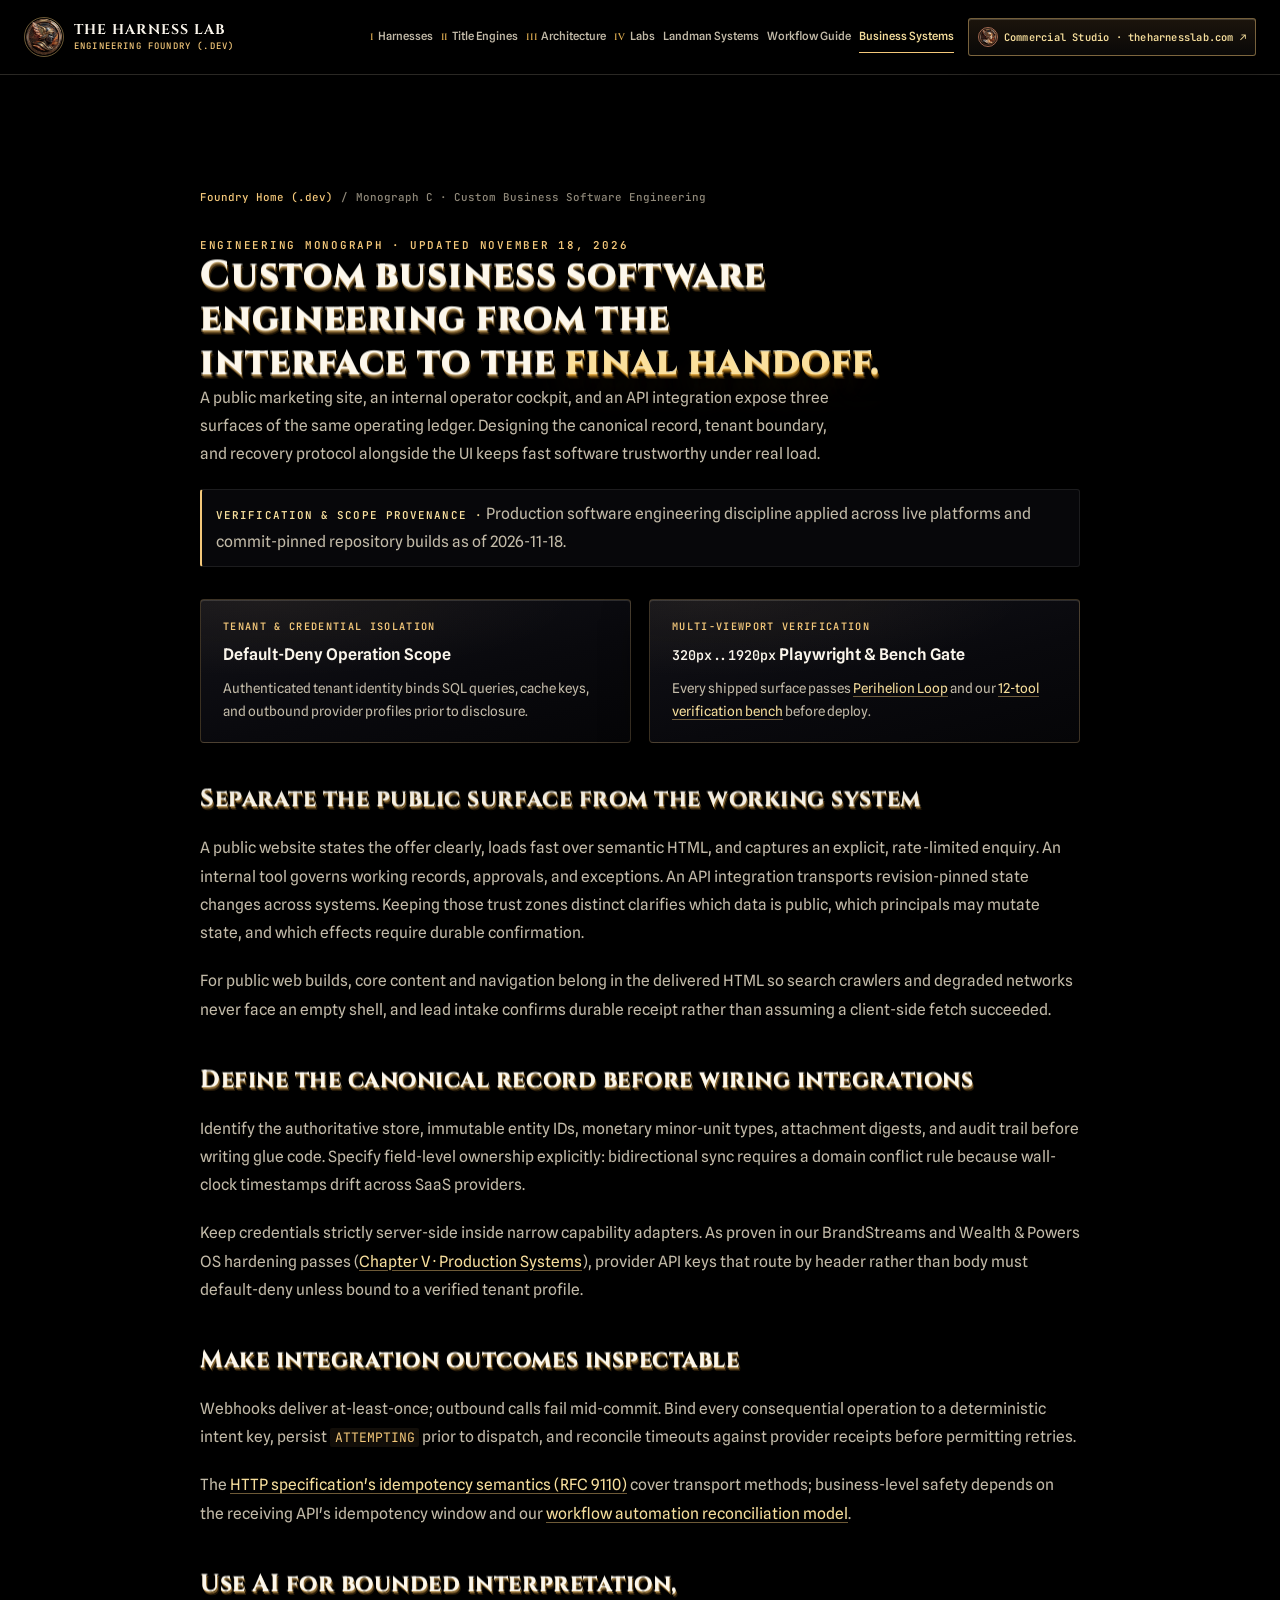
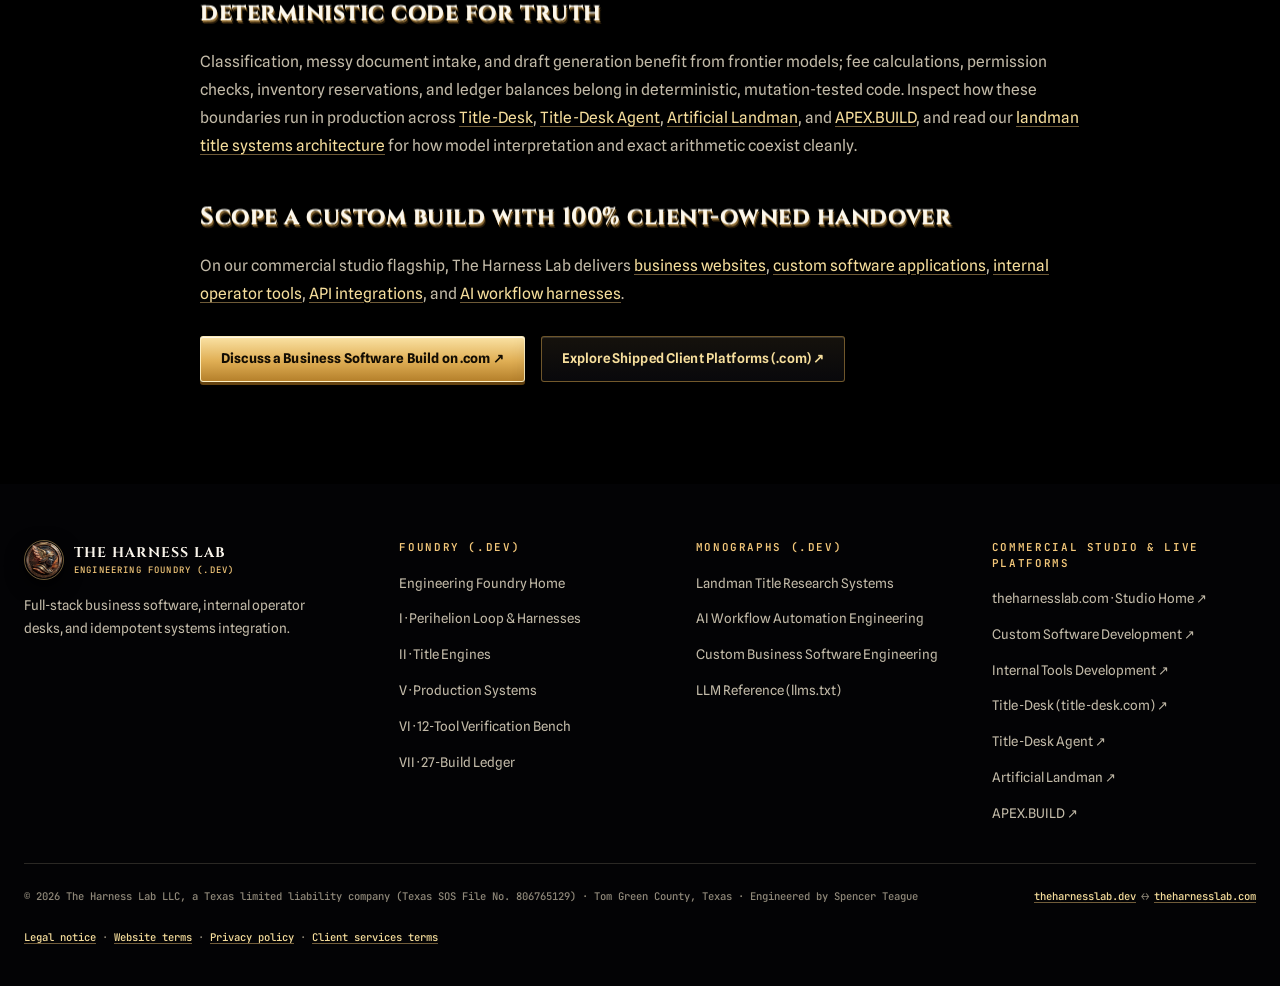
<file: business-software-engineering/index.html>
<!doctype html>
<html lang="en">
<head>
<meta charset="utf-8">
<meta name="viewport" content="width=device-width,initial-scale=1">
<title>Custom Business Software Engineering | The Harness Lab (.dev)</title>
<meta name="description" content="How The Harness Lab engineers business websites, operator tools &amp; idempotent API integrations: canonical data models, tenant isolation &amp; release verification.">
<link rel="canonical" href="https://theharnesslab.dev/business-software-engineering/">
<link rel="manifest" href="/manifest.webmanifest">
<link rel="alternate" type="text/plain" href="/llms.txt" title="LLM Engineering Reference">
<meta name="robots" content="index,follow,max-image-preview:large,max-snippet:-1,max-video-preview:-1">
<meta name="theme-color" content="#000000">
<meta property="og:locale" content="en_US">
<meta property="og:type" content="article">
<meta property="og:site_name" content="The Harness Lab Engineering Foundry">
<meta property="og:title" content="Custom Business Software Engineering | The Harness Lab (.dev)">
<meta property="og:description" content="Data models, default-deny tenant boundaries, idempotent API integrations, and end-to-end artifact verification.">
<meta property="og:url" content="https://theharnesslab.dev/business-software-engineering/">
<meta property="og:image" content="https://theharnesslab.dev/social-card.png">
<meta property="og:image:width" content="1200">
<meta property="og:image:height" content="630">
<meta property="og:image:alt" content="The Harness Lab Engineering Foundry (.dev) — Custom Business Software Engineering">
<meta name="twitter:card" content="summary_large_image">
<meta name="twitter:title" content="Custom Business Software Engineering | The Harness Lab (.dev)">
<meta name="twitter:description" content="Data models, default-deny tenant boundaries, idempotent API integrations, and end-to-end artifact verification.">
<meta name="twitter:image" content="https://theharnesslab.dev/social-card.png">
<meta name="twitter:image:alt" content="The Harness Lab Engineering Foundry (.dev) — Custom Business Software Engineering">
<link rel="icon" href="/favicon.png" type="image/png">
<link rel="apple-touch-icon" href="/hermes-mark.png">
<link rel="preconnect" href="https://fonts.googleapis.com">
<link rel="preconnect" href="https://fonts.gstatic.com" crossorigin>
<link href="https://fonts.googleapis.com/css2?family=Cinzel:wght@600;700;800;900&amp;family=Fraunces:opsz,wght@9..144,500;9..144,600&amp;family=JetBrains+Mono:wght@400;500;600;700&amp;family=Spline+Sans:wght@400;500;600;700&amp;family=Spline+Sans+Mono:wght@400;500;600&amp;display=swap" rel="stylesheet">
<link rel="stylesheet" href="/engineering.css">
<script type="module" src="/engineering.mjs"></script>
<script type="application/ld+json">
{
  "@context": "https://schema.org",
  "@graph": [
    {
      "@type": "TechArticle",
      "@id": "https://theharnesslab.dev/business-software-engineering/#article",
      "url": "https://theharnesslab.dev/business-software-engineering/",
      "headline": "Custom business software engineering from the interface to the final handoff.",
      "description": "How The Harness Lab engineers business websites, internal operator tools, and idempotent API integrations: canonical data models, tenant isolation, recovery, and release verification.",
      "datePublished": "2026-10-26",
      "dateModified": "2026-11-18",
      "inLanguage": "en-US",
      "image": "https://theharnesslab.dev/social-card.png",
      "author": {
        "@type": "Person",
        "name": "Spencer Teague",
        "url": "https://theharnesslab.dev/"
      },
      "publisher": {
        "@type": "Organization",
        "@id": "https://theharnesslab.com/#organization",
        "name": "The Harness Lab",
        "url": "https://theharnesslab.com/"
      },
      "isPartOf": {
        "@id": "https://theharnesslab.dev/#website"
      }
    },
    {
      "@type": "BreadcrumbList",
      "itemListElement": [
        {
          "@type": "ListItem",
          "position": 1,
          "name": "Engineering Foundry (.dev)",
          "item": "https://theharnesslab.dev/"
        },
        {
          "@type": "ListItem",
          "position": 2,
          "name": "Custom Business Software Engineering",
          "item": "https://theharnesslab.dev/business-software-engineering/"
        }
      ]
    },
    {
      "@type": "FAQPage",
      "@id": "https://theharnesslab.dev/business-software-engineering/#faq",
      "mainEntity": [
        {
          "@type": "Question",
          "name": "How does The Harness Lab enforce multi-tenant isolation in SaaS and internal business software?",
          "acceptedAnswer": {
            "@type": "Answer",
            "text": "Authenticated tenant identity is bound directly into SQL queries, cache keys, worker job payloads, and outbound third-party provider profiles before any data is retrieved or disclosed, enforcing default-deny authorization across every route and background queue."
          }
        },
        {
          "@type": "Question",
          "name": "How are Stripe payments, webhooks, and external API integrations made idempotent?",
          "acceptedAnswer": {
            "@type": "Answer",
            "text": "Every consequential write binds to a deterministic intent key, persists ATTEMPTING prior to crossing the network boundary, verifies webhook signatures fail-closed, and reconciles ambiguous timeouts against provider transaction receipts before allowing retries."
          }
        },
        {
          "@type": "Question",
          "name": "Where should business software use frontier LLMs versus deterministic code?",
          "acceptedAnswer": {
            "@type": "Answer",
            "text": "Frontier models handle unstructured document intake, classification, and bounded draft proposals, whereas fee math, ledger balances, access control, inventory reservations, and exact ownership fractions execute in deterministic, mutation-tested code."
          }
        }
      ]
    }
  ]
}
</script>
</head>
<body>
<a class="skip" href="#main">Skip to engineering content</a>

<header class="site-header">
  <div class="wrap header-inner">
    <a class="brand" href="/" aria-label="The Harness Lab — Engineering Foundry (.dev) home">
      <img class="brand-seal" src="/assets/brand/harness-lab-black-marble-512.webp" width="44" height="44" alt="">
      <span class="brand-text">
        <span class="brand-wordmark">The Harness Lab</span>
        <span class="brand-badge">Engineering Foundry (.dev)</span>
      </span>
    </a>

    <button class="nav-toggle" type="button" data-nav-toggle aria-expanded="false" aria-controls="main-nav" aria-label="Toggle engineering navigation">
      <svg viewBox="0 0 24 24" fill="none" stroke="currentColor" stroke-width="1.8" aria-hidden="true">
        <path d="M4 7h16M4 12h16M4 17h16" stroke-linecap="round"/>
      </svg>
    </button>

    <div class="main-nav" id="main-nav">
      <nav aria-label="Primary engineering chapters">
        <ul class="nav-list">
          <li><a href="/#perihelion-loop"><span class="nav-num">I</span> Harnesses</a></li>
          <li><a href="/#title-engines"><span class="nav-num">II</span> Title Engines</a></li>
          <li><a href="/#architecture"><span class="nav-num">III</span> Architecture</a></li>
          <li><a href="/#execution-lab"><span class="nav-num">IV</span> Labs</a></li>
          <li><a href="/landman-title-systems/">Landman Systems</a></li>
          <li><a href="/workflow-automation-engineering/">Workflow Guide</a></li>
          <li><a href="/business-software-engineering/" aria-current="page">Business Systems</a></li>
        </ul>
      </nav>
      <a class="com-bridge-btn" href="https://theharnesslab.com/" aria-label="Visit Commercial Studio at theharnesslab.com">
        <img class="com-bridge-dot" src="/assets/brand/harness-lab-copper-marble-512.webp" width="20" height="20" alt="">
        <span>Commercial Studio · theharnesslab.com ↗</span>
      </a>
    </div>
  </div>
</header>

<main id="main" class="section wrap">
  <article class="chapter subpage-shell">
    <nav class="subpage-breadcrumb" aria-label="Breadcrumb">
      <a href="/">Foundry Home (.dev)</a>
      <span aria-hidden="true">/</span>
      <span>Monograph C · Custom Business Software Engineering</span>
    </nav>

    <p class="eyebrow">Engineering Monograph · Updated November 18, 2026</p>
    <h1>Custom business software engineering from the interface to the <em>final handoff.</em></h1>
    <p class="lead">A public marketing site, an internal operator cockpit, and an API integration expose three surfaces of the same operating ledger. Designing the canonical record, tenant boundary, and recovery protocol alongside the UI keeps fast software trustworthy under real load.</p>
    <p class="provenance-meta"><strong>Verification &amp; Scope Provenance ·</strong> Production software engineering discipline applied across live platforms and commit-pinned repository builds as of 2026-11-18.</p>

    <div class="subpage-callout-grid">
      <div class="marquina-card subpage-callout-card">
        <span>Tenant &amp; Credential Isolation</span>
        <strong>Default-Deny Operation Scope</strong>
        <p style="font-size:0.84rem;color:var(--muted);">Authenticated tenant identity binds SQL queries, cache keys, and outbound provider profiles prior to disclosure.</p>
      </div>
      <div class="marquina-card subpage-callout-card">
        <span>Multi-Viewport Verification</span>
        <strong><code>320px..1920px</code> Playwright &amp; Bench Gate</strong>
        <p style="font-size:0.84rem;color:var(--muted);">Every shipped surface passes <a class="inline-link" href="/#perihelion-loop">Perihelion Loop</a> and our <a class="inline-link" href="/#verification-kit">12-tool verification bench</a> before deploy.</p>
      </div>
    </div>

    <h2>Separate the public surface from the working system</h2>
    <p>A public website states the offer clearly, loads fast over semantic HTML, and captures an explicit, rate-limited enquiry. An internal tool governs working records, approvals, and exceptions. An API integration transports revision-pinned state changes across systems. Keeping those trust zones distinct clarifies which data is public, which principals may mutate state, and which effects require durable confirmation.</p>
    <p>For public web builds, core content and navigation belong in the delivered HTML so search crawlers and degraded networks never face an empty shell, and lead intake confirms durable receipt rather than assuming a client-side fetch succeeded.</p>

    <h2>Define the canonical record before wiring integrations</h2>
    <p>Identify the authoritative store, immutable entity IDs, monetary minor-unit types, attachment digests, and audit trail before writing glue code. Specify field-level ownership explicitly: bidirectional sync requires a domain conflict rule because wall-clock timestamps drift across SaaS providers.</p>
    <p>Keep credentials strictly server-side inside narrow capability adapters. As proven in our BrandStreams and Wealth &amp; Powers OS hardening passes (<a class="inline-link" href="/#systems">Chapter V · Production Systems</a>), provider API keys that route by header rather than body must default-deny unless bound to a verified tenant profile.</p>

    <h2>Make integration outcomes inspectable</h2>
    <p>Webhooks deliver at-least-once; outbound calls fail mid-commit. Bind every consequential operation to a deterministic intent key, persist <code>ATTEMPTING</code> prior to dispatch, and reconcile timeouts against provider receipts before permitting retries.</p>
    <p>The <a class="inline-link" href="https://www.rfc-editor.org/rfc/rfc9110.html#section-9.2.2">HTTP specification's idempotency semantics (RFC 9110)</a> cover transport methods; business-level safety depends on the receiving API's idempotency window and our <a class="inline-link" href="/workflow-automation-engineering/">workflow automation reconciliation model</a>.</p>

    <h2>Use AI for bounded interpretation, deterministic code for truth</h2>
    <p>Classification, messy document intake, and draft generation benefit from frontier models; fee calculations, permission checks, inventory reservations, and ledger balances belong in deterministic, mutation-tested code. Inspect how these boundaries run in production across <a class="inline-link" href="https://title-desk.com/">Title-Desk</a>, <a class="inline-link" href="https://desktop.title-desk.com/">Title-Desk Agent</a>, <a class="inline-link" href="https://artificiallandman.io/">Artificial Landman</a>, and <a class="inline-link" href="https://apex-build.dev/">APEX.BUILD</a>, and read our <a class="inline-link" href="/landman-title-systems/">landman title systems architecture</a> for how model interpretation and exact arithmetic coexist cleanly.</p>

    <h2>Scope a custom build with 100% client-owned handover</h2>
    <p>On our commercial studio flagship, The Harness Lab delivers <a class="inline-link" href="https://theharnesslab.com/website-design-development/">business websites</a>, <a class="inline-link" href="https://theharnesslab.com/custom-software-development/">custom software applications</a>, <a class="inline-link" href="https://theharnesslab.com/internal-tools-development/">internal operator tools</a>, <a class="inline-link" href="https://theharnesslab.com/api-integrations/">API integrations</a>, and <a class="inline-link" href="https://theharnesslab.com/ai-workflow-automation/">AI workflow harnesses</a>.</p>

    <div class="hero-actions" style="margin-top:28px;">
      <a class="button primary" href="https://theharnesslab.com/#contact">Discuss a Business Software Build on .com ↗</a>
      <a class="button" href="https://theharnesslab.com/">Explore Shipped Client Platforms (.com) ↗</a>
    </div>
  </article>
</main>

<footer class="site-footer">
  <div class="wrap">
    <div class="footer-grid">
      <div class="footer-brand-col">
        <a class="brand" href="/">
          <img class="brand-seal" src="/assets/brand/harness-lab-black-marble-512.webp" width="40" height="40" alt="">
          <span class="brand-text">
            <span class="brand-wordmark">The Harness Lab</span>
            <span class="brand-badge">Engineering Foundry (.dev)</span>
          </span>
        </a>
        <p>Full-stack business software, internal operator desks, and idempotent systems integration.</p>
      </div>
      <div class="footer-col">
        <h3>Foundry (.dev)</h3>
        <ul>
          <li><a href="/">Engineering Foundry Home</a></li>
          <li><a href="/#perihelion-loop">I · Perihelion Loop &amp; Harnesses</a></li>
          <li><a href="/#title-engines">II · Title Engines</a></li>
          <li><a href="/#systems">V · Production Systems</a></li>
          <li><a href="/#verification-kit">VI · 12-Tool Verification Bench</a></li>
          <li><a href="/#build-ledger">VII · 27-Build Ledger</a></li>
        </ul>
      </div>
      <div class="footer-col">
        <h3>Monographs (.dev)</h3>
        <ul>
          <li><a href="/landman-title-systems/">Landman Title Research Systems</a></li>
          <li><a href="/workflow-automation-engineering/">AI Workflow Automation Engineering</a></li>
          <li><a href="/business-software-engineering/">Custom Business Software Engineering</a></li>
          <li><a href="/llms.txt">LLM Reference (llms.txt)</a></li>
        </ul>
      </div>
      <div class="footer-col">
        <h3>Commercial Studio &amp; Live Platforms</h3>
        <ul>
          <li><a href="https://theharnesslab.com/">theharnesslab.com · Studio Home ↗</a></li>
          <li><a href="https://theharnesslab.com/custom-software-development/">Custom Software Development ↗</a></li>
          <li><a href="https://theharnesslab.com/internal-tools-development/">Internal Tools Development ↗</a></li>
          <li><a href="https://title-desk.com/">Title-Desk (title-desk.com) ↗</a></li>
          <li><a href="https://desktop.title-desk.com/">Title-Desk Agent ↗</a></li>
          <li><a href="https://artificiallandman.io/">Artificial Landman ↗</a></li>
          <li><a href="https://apex-build.dev/">APEX.BUILD ↗</a></li>
        </ul>
      </div>
    </div>
    <div class="footer-bottom">
      <span>© 2026 The Harness Lab LLC, a Texas limited liability company (Texas SOS File No. 806765129) · Tom Green County, Texas · Engineered by Spencer Teague</span>
      <span><a class="inline-link" href="/">theharnesslab.dev</a> ↔ <a class="inline-link" href="https://theharnesslab.com/">theharnesslab.com</a></span>
    </div>
    <div class="footer-bottom footer-legal">
      <span><a class="inline-link" href="https://theharnesslab.com/legal/">Legal notice</a> · <a class="inline-link" href="https://theharnesslab.com/legal/terms/">Website terms</a> · <a class="inline-link" href="https://theharnesslab.com/legal/privacy/">Privacy policy</a> · <a class="inline-link" href="https://theharnesslab.com/legal/client-terms/">Client services terms</a></span>
    </div>
  </div>
</footer>
</body>
</html>
</file>
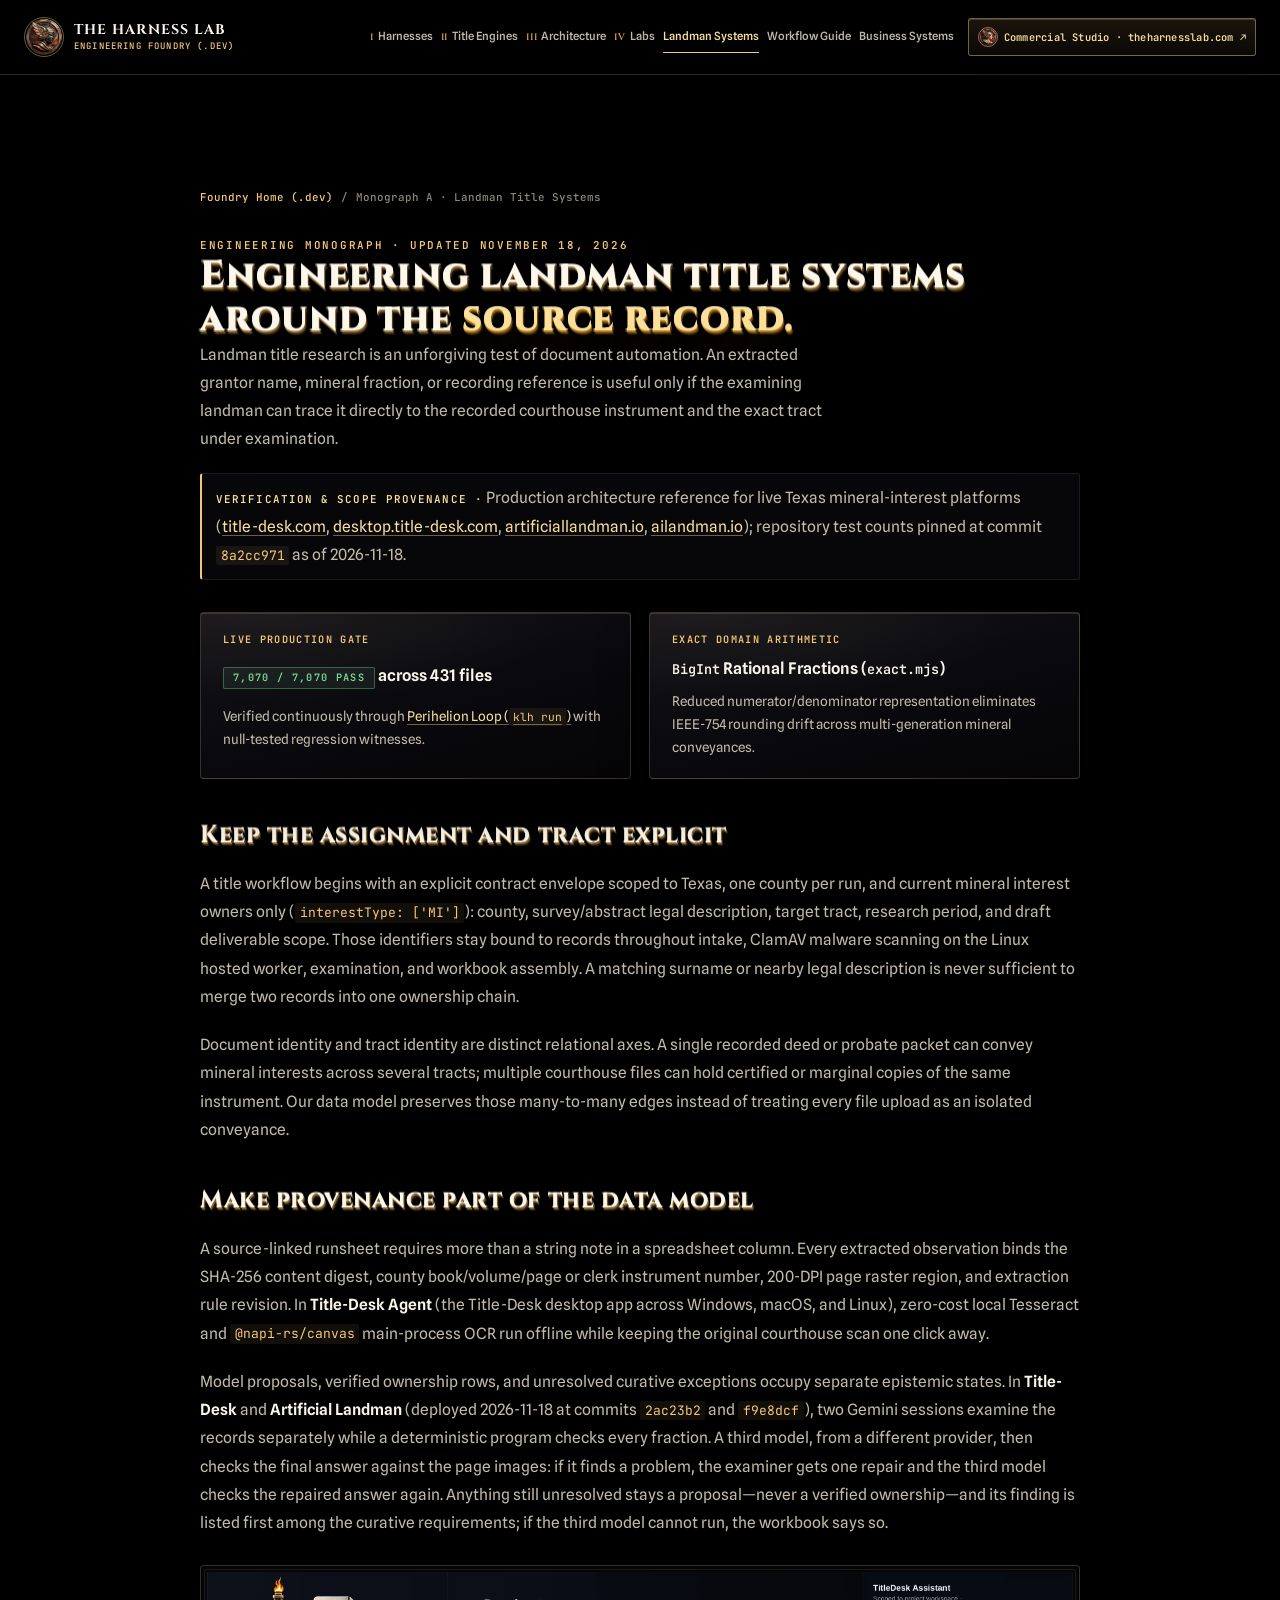
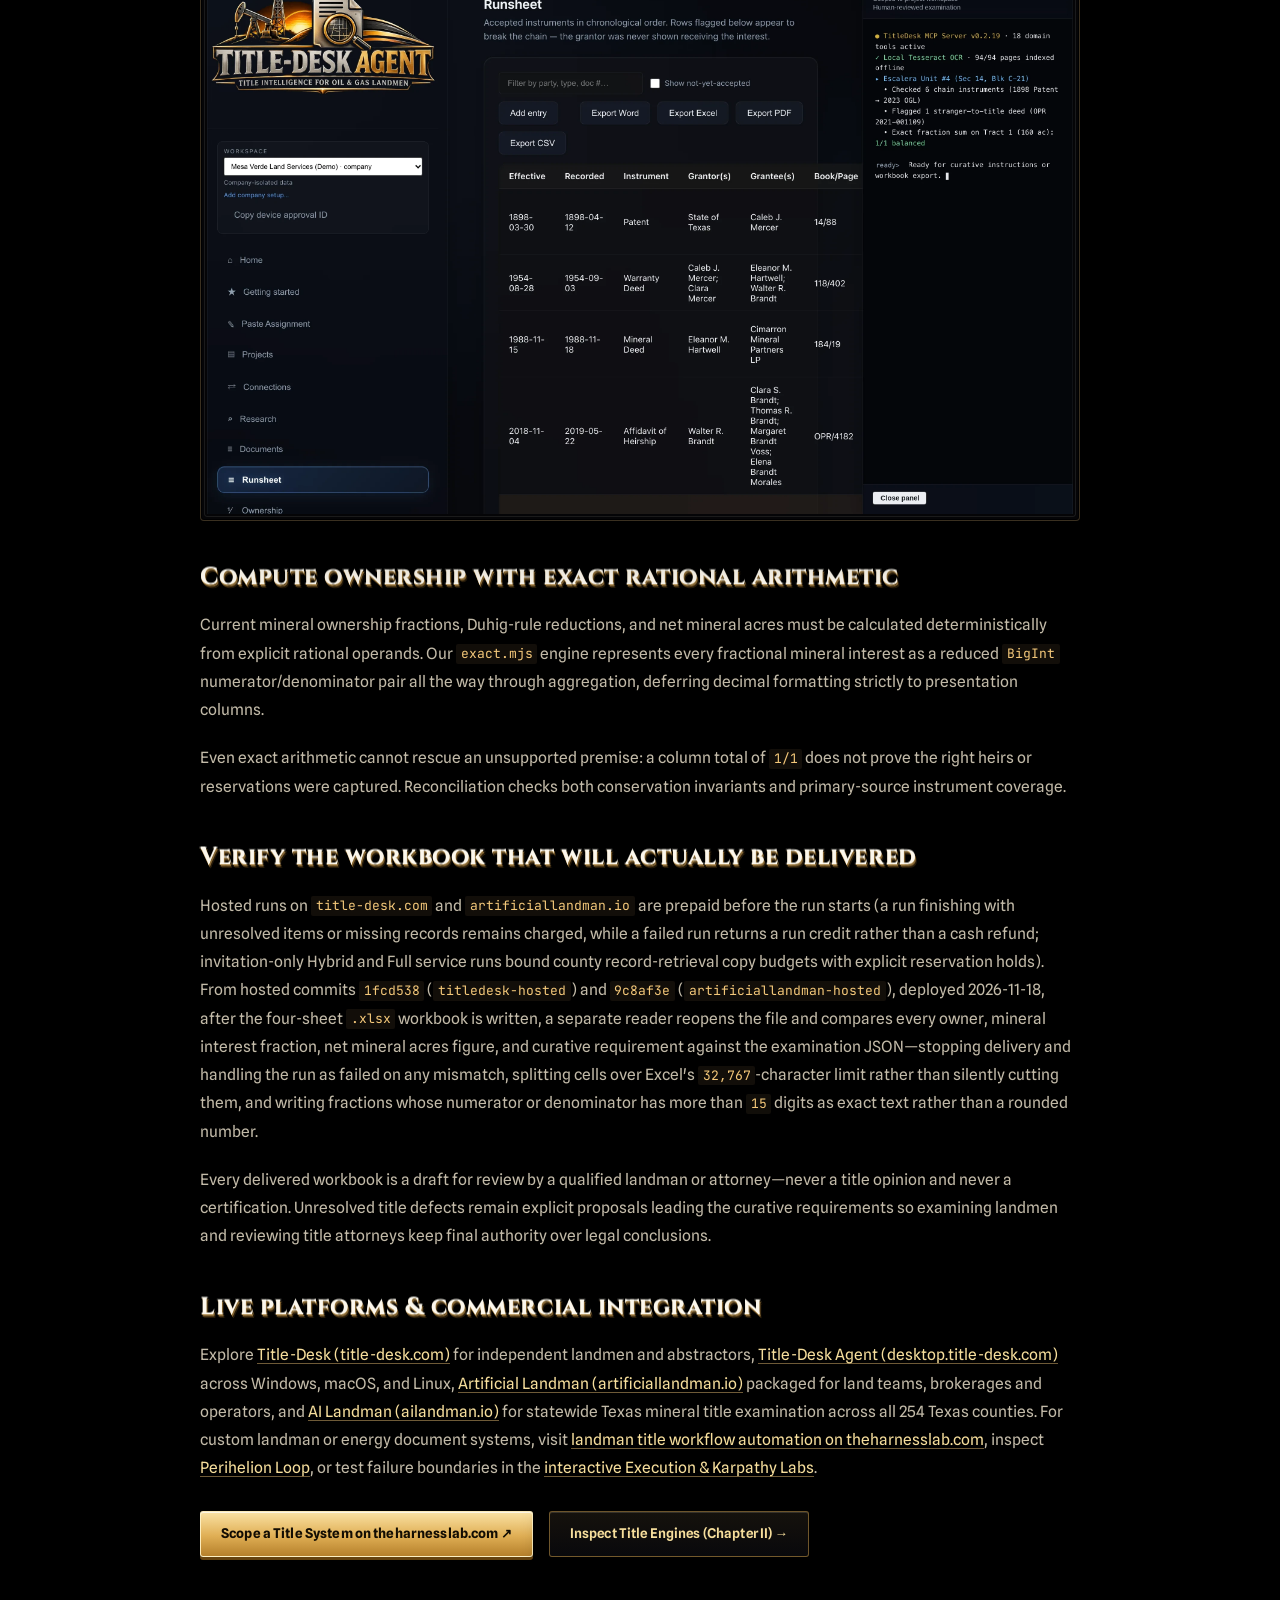
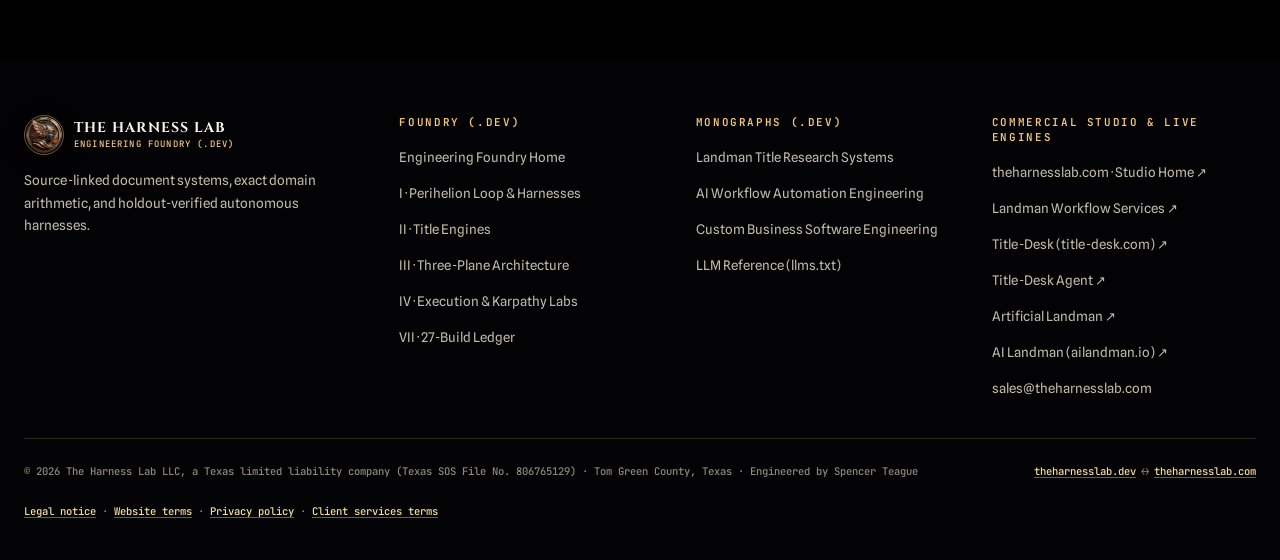
<file: landman-title-systems/index.html>
<!doctype html>
<html lang="en">
<head>
<meta charset="utf-8">
<meta name="viewport" content="width=device-width,initial-scale=1">
<title>Landman Title Research Systems Engineering | The Harness Lab (.dev)</title>
<meta name="description" content="Engineering landman title systems: source provenance, tract identity, BigInt exact mineral fractions, blind dual-examiner validation &amp; workbook verification.">
<link rel="canonical" href="https://theharnesslab.dev/landman-title-systems/">
<link rel="manifest" href="/manifest.webmanifest">
<link rel="alternate" type="text/plain" href="/llms.txt" title="LLM Engineering Reference">
<meta name="robots" content="index,follow,max-image-preview:large,max-snippet:-1,max-video-preview:-1">
<meta name="theme-color" content="#000000">
<meta property="og:locale" content="en_US">
<meta property="og:type" content="article">
<meta property="og:site_name" content="The Harness Lab Engineering Foundry">
<meta property="og:title" content="Landman Title Research Systems Engineering | The Harness Lab (.dev)">
<meta property="og:description" content="Source provenance, tract identity, BigInt exact rational mineral arithmetic, local OCR, and delivered report verification.">
<meta property="og:url" content="https://theharnesslab.dev/landman-title-systems/">
<meta property="og:image" content="https://theharnesslab.dev/social-card.png">
<meta property="og:image:width" content="1200">
<meta property="og:image:height" content="630">
<meta property="og:image:alt" content="The Harness Lab Engineering Foundry (.dev) — Landman Title Research Systems">
<meta name="twitter:card" content="summary_large_image">
<meta name="twitter:title" content="Landman Title Research Systems Engineering | The Harness Lab (.dev)">
<meta name="twitter:description" content="Source provenance, tract identity, BigInt exact rational mineral arithmetic, local OCR, and delivered workbook verification.">
<meta name="twitter:image" content="https://theharnesslab.dev/social-card.png">
<meta name="twitter:image:alt" content="The Harness Lab Engineering Foundry (.dev) — Landman Title Research Systems">
<link rel="icon" href="/favicon.png" type="image/png">
<link rel="apple-touch-icon" href="/hermes-mark.png">
<link rel="preconnect" href="https://fonts.googleapis.com">
<link rel="preconnect" href="https://fonts.gstatic.com" crossorigin>
<link href="https://fonts.googleapis.com/css2?family=Cinzel:wght@600;700;800;900&amp;family=Fraunces:opsz,wght@9..144,500;9..144,600&amp;family=JetBrains+Mono:wght@400;500;600;700&amp;family=Spline+Sans:wght@400;500;600;700&amp;family=Spline+Sans+Mono:wght@400;500;600&amp;display=swap" rel="stylesheet">
<link rel="stylesheet" href="/engineering.css">
<script type="module" src="/engineering.mjs"></script>
<script type="application/ld+json">
{
  "@context": "https://schema.org",
  "@graph": [
    {
      "@type": "TechArticle",
      "@id": "https://theharnesslab.dev/landman-title-systems/#article",
      "url": "https://theharnesslab.dev/landman-title-systems/",
      "headline": "Engineering landman title systems around the source record.",
      "description": "Engineering landman title research systems: source provenance, tract identity, exact BigInt rational ownership arithmetic, blind dual-examiner validation, and client workbook verification.",
      "datePublished": "2026-10-26",
      "dateModified": "2026-11-18",
      "inLanguage": "en-US",
      "image": "https://theharnesslab.dev/social-card.png",
      "author": {
        "@type": "Person",
        "name": "Spencer Teague",
        "url": "https://theharnesslab.dev/"
      },
      "publisher": {
        "@type": "Organization",
        "@id": "https://theharnesslab.com/#organization",
        "name": "The Harness Lab",
        "url": "https://theharnesslab.com/"
      },
      "isPartOf": {
        "@id": "https://theharnesslab.dev/#website"
      }
    },
    {
      "@type": "BreadcrumbList",
      "itemListElement": [
        {
          "@type": "ListItem",
          "position": 1,
          "name": "Engineering Foundry (.dev)",
          "item": "https://theharnesslab.dev/"
        },
        {
          "@type": "ListItem",
          "position": 2,
          "name": "Landman Title Research Systems",
          "item": "https://theharnesslab.dev/landman-title-systems/"
        }
      ]
    },
    {
      "@type": "FAQPage",
      "@id": "https://theharnesslab.dev/landman-title-systems/#faq",
      "mainEntity": [
        {
          "@type": "Question",
          "name": "Why do mineral ownership calculations require exact BigInt rational arithmetic instead of floating-point numbers?",
          "acceptedAnswer": {
            "@type": "Answer",
            "text": "Multi-generation oil-and-gas conveyances, undivided fractional reservations, and Duhig-rule reductions produce denominators that cannot be represented exactly in IEEE-754 binary floating point. Our exact.mjs engine keeps every interest as a reduced BigInt numerator/denominator pair through chain aggregation and formats decimals strictly at the presentation boundary."
          }
        },
        {
          "@type": "Question",
          "name": "How do Title-Desk and Artificial Landman validate extracted Texas courthouse instruments?",
          "acceptedAnswer": {
            "@type": "Answer",
            "text": "Assignments cover Texas (one county per run, current mineral interest MI owners only) and first clear a deterministic pre-run intake verifier that reconciles stated acreage, survey/abstract identifiers, and recited source deeds. Two Gemini sessions examine the records separately, and a program checks every fraction exactly. A third model, from a different provider, then checks the final answer against the page images. If it finds a problem, the examiner gets one repair and the third model checks the repaired answer again. Anything still unresolved stays a proposal, not a verified ownership, and the finding is listed first among the curative requirements. If the third model cannot run, the workbook says so. An independent reader reopens the generated .xlsx file before delivery. Output is a draft examination for review by a qualified landman or attorney, not a title opinion."
          }
        },
        {
          "@type": "Question",
          "name": "How does Title-Desk Agent handle county record retrieval and local OCR?",
          "acceptedAnswer": {
            "@type": "Answer",
            "text": "Title-Desk Agent (the Title-Desk desktop app across Windows, macOS, and Linux at desktop.title-desk.com) runs local Tesseract and @napi-rs/canvas OCR inside Electron's main process at zero per-page cloud OCR cost, operates through landman-authenticated sessions on CountyRecords.com, CourthouseDirect, and TexasFile, and performs direct book-and-page source-deed lookups when clerk index rows omit a recited instrument."
          }
        }
      ]
    }
  ]
}
</script>
</head>
<body>
<a class="skip" href="#main">Skip to engineering content</a>

<header class="site-header">
  <div class="wrap header-inner">
    <a class="brand" href="/" aria-label="The Harness Lab — Engineering Foundry (.dev) home">
      <img class="brand-seal" src="/assets/brand/harness-lab-black-marble-512.webp" width="44" height="44" alt="">
      <span class="brand-text">
        <span class="brand-wordmark">The Harness Lab</span>
        <span class="brand-badge">Engineering Foundry (.dev)</span>
      </span>
    </a>

    <button class="nav-toggle" type="button" data-nav-toggle aria-expanded="false" aria-controls="main-nav" aria-label="Toggle engineering navigation">
      <svg viewBox="0 0 24 24" fill="none" stroke="currentColor" stroke-width="1.8" aria-hidden="true">
        <path d="M4 7h16M4 12h16M4 17h16" stroke-linecap="round"/>
      </svg>
    </button>

    <div class="main-nav" id="main-nav">
      <nav aria-label="Primary engineering chapters">
        <ul class="nav-list">
          <li><a href="/#perihelion-loop"><span class="nav-num">I</span> Harnesses</a></li>
          <li><a href="/#title-engines"><span class="nav-num">II</span> Title Engines</a></li>
          <li><a href="/#architecture"><span class="nav-num">III</span> Architecture</a></li>
          <li><a href="/#execution-lab"><span class="nav-num">IV</span> Labs</a></li>
          <li><a href="/landman-title-systems/" aria-current="page">Landman Systems</a></li>
          <li><a href="/workflow-automation-engineering/">Workflow Guide</a></li>
          <li><a href="/business-software-engineering/">Business Systems</a></li>
        </ul>
      </nav>
      <a class="com-bridge-btn" href="https://theharnesslab.com/" aria-label="Visit Commercial Studio at theharnesslab.com">
        <img class="com-bridge-dot" src="/assets/brand/harness-lab-copper-marble-512.webp" width="20" height="20" alt="">
        <span>Commercial Studio · theharnesslab.com ↗</span>
      </a>
    </div>
  </div>
</header>

<main id="main" class="section wrap">
  <article class="chapter subpage-shell">
    <nav class="subpage-breadcrumb" aria-label="Breadcrumb">
      <a href="/">Foundry Home (.dev)</a>
      <span aria-hidden="true">/</span>
      <span>Monograph A · Landman Title Systems</span>
    </nav>

    <p class="eyebrow">Engineering Monograph · Updated November 18, 2026</p>
    <h1>Engineering landman title systems around the <em>source record.</em></h1>
    <p class="lead">Landman title research is an unforgiving test of document automation. An extracted grantor name, mineral fraction, or recording reference is useful only if the examining landman can trace it directly to the recorded courthouse instrument and the exact tract under examination.</p>
    <p class="provenance-meta"><strong>Verification &amp; Scope Provenance ·</strong> Production architecture reference for live Texas mineral-interest platforms (<a class="inline-link" href="https://title-desk.com/">title-desk.com</a>, <a class="inline-link" href="https://desktop.title-desk.com/">desktop.title-desk.com</a>, <a class="inline-link" href="https://artificiallandman.io/">artificiallandman.io</a>, <a class="inline-link" href="https://ailandman.io/">ailandman.io</a>); repository test counts pinned at commit <code>8a2cc971</code> as of 2026-11-18.</p>

    <div class="subpage-callout-grid">
      <div class="marquina-card subpage-callout-card">
        <span>Live Production Gate</span>
        <strong><span class="status-pill is-pass">7,070 / 7,070 PASS</span> across 431 files</strong>
        <p style="font-size:0.84rem;color:var(--muted);">Verified continuously through <a class="inline-link" href="/#perihelion-loop">Perihelion Loop (<code>klh run</code>)</a> with null-tested regression witnesses.</p>
      </div>
      <div class="marquina-card subpage-callout-card">
        <span>Exact Domain Arithmetic</span>
        <strong><code>BigInt</code> Rational Fractions (<code>exact.mjs</code>)</strong>
        <p style="font-size:0.84rem;color:var(--muted);">Reduced numerator/denominator representation eliminates IEEE-754 rounding drift across multi-generation mineral conveyances.</p>
      </div>
    </div>

    <h2>Keep the assignment and tract explicit</h2>
    <p>A title workflow begins with an explicit contract envelope scoped to Texas, one county per run, and current mineral interest owners only (<code>interestType: ['MI']</code>): county, survey/abstract legal description, target tract, research period, and draft deliverable scope. Those identifiers stay bound to records throughout intake, ClamAV malware scanning on the Linux hosted worker, examination, and workbook assembly. A matching surname or nearby legal description is never sufficient to merge two records into one ownership chain.</p>
    <p>Document identity and tract identity are distinct relational axes. A single recorded deed or probate packet can convey mineral interests across several tracts; multiple courthouse files can hold certified or marginal copies of the same instrument. Our data model preserves those many-to-many edges instead of treating every file upload as an isolated conveyance.</p>

    <h2>Make provenance part of the data model</h2>
    <p>A source-linked runsheet requires more than a string note in a spreadsheet column. Every extracted observation binds the SHA-256 content digest, county book/volume/page or clerk instrument number, 200-DPI page raster region, and extraction rule revision. In <strong>Title-Desk Agent</strong> (the Title-Desk desktop app across Windows, macOS, and Linux), zero-cost local Tesseract and <code>@napi-rs/canvas</code> main-process OCR run offline while keeping the original courthouse scan one click away.</p>
    <p>Model proposals, verified ownership rows, and unresolved curative exceptions occupy separate epistemic states. In <strong>Title-Desk</strong> and <strong>Artificial Landman</strong> (deployed 2026-11-18 at commits <code>2ac23b2</code> and <code>f9e8dcf</code>), two Gemini sessions examine the records separately while a deterministic program checks every fraction. A third model, from a different provider, then checks the final answer against the page images: if it finds a problem, the examiner gets one repair and the third model checks the repaired answer again. Anything still unresolved stays a proposal—never a verified ownership—and its finding is listed first among the curative requirements; if the third model cannot run, the workbook says so.</p>

    <div class="bezel" style="margin-block:28px;">
      <img src="/assets/showcase/titledesk/04-workspace-runsheet.webp" srcset="/assets/showcase/titledesk/04-workspace-runsheet-640.webp 640w, /assets/showcase/titledesk/04-workspace-runsheet.webp 2880w" sizes="(min-width: 960px) 840px, 92vw" width="2880" height="1800" loading="lazy" alt="Title-Desk Agent workspace displaying source-linked county runsheet rows">
    </div>

    <h2>Compute ownership with exact rational arithmetic</h2>
    <p>Current mineral ownership fractions, Duhig-rule reductions, and net mineral acres must be calculated deterministically from explicit rational operands. Our <code>exact.mjs</code> engine represents every fractional mineral interest as a reduced <code>BigInt</code> numerator/denominator pair all the way through aggregation, deferring decimal formatting strictly to presentation columns.</p>
    <p>Even exact arithmetic cannot rescue an unsupported premise: a column total of <code>1/1</code> does not prove the right heirs or reservations were captured. Reconciliation checks both conservation invariants and primary-source instrument coverage.</p>

    <h2>Verify the workbook that will actually be delivered</h2>
    <p>Hosted runs on <code>title-desk.com</code> and <code>artificiallandman.io</code> are prepaid before the run starts (a run finishing with unresolved items or missing records remains charged, while a failed run returns a run credit rather than a cash refund; invitation-only Hybrid and Full service runs bound county record-retrieval copy budgets with explicit reservation holds). From hosted commits <code>1fcd538</code> (<code>titledesk-hosted</code>) and <code>9c8af3e</code> (<code>artificiallandman-hosted</code>), deployed 2026-11-18, after the four-sheet <code>.xlsx</code> workbook is written, a separate reader reopens the file and compares every owner, mineral interest fraction, net mineral acres figure, and curative requirement against the examination JSON—stopping delivery and handling the run as failed on any mismatch, splitting cells over Excel's <code>32,767</code>-character limit rather than silently cutting them, and writing fractions whose numerator or denominator has more than <code>15</code> digits as exact text rather than a rounded number.</p>
    <p>Every delivered workbook is a draft for review by a qualified landman or attorney—never a title opinion and never a certification. Unresolved title defects remain explicit proposals leading the curative requirements so examining landmen and reviewing title attorneys keep final authority over legal conclusions.</p>

    <h2>Live platforms &amp; commercial integration</h2>
    <p>Explore <a class="inline-link" href="https://title-desk.com/">Title-Desk (title-desk.com)</a> for independent landmen and abstractors, <a class="inline-link" href="https://desktop.title-desk.com/">Title-Desk Agent (desktop.title-desk.com)</a> across Windows, macOS, and Linux, <a class="inline-link" href="https://artificiallandman.io/">Artificial Landman (artificiallandman.io)</a> packaged for land teams, brokerages and operators, and <a class="inline-link" href="https://ailandman.io/">AI Landman (ailandman.io)</a> for statewide Texas mineral title examination across all 254 Texas counties. For custom landman or energy document systems, visit <a class="inline-link" href="https://theharnesslab.com/landman-title-workflow-automation/">landman title workflow automation on theharnesslab.com</a>, inspect <a class="inline-link" href="/#perihelion-loop">Perihelion Loop</a>, or test failure boundaries in the <a class="inline-link" href="/#execution-lab">interactive Execution &amp; Karpathy Labs</a>.</p>

    <div class="hero-actions" style="margin-top:28px;">
      <a class="button primary" href="https://theharnesslab.com/#contact">Scope a Title System on theharnesslab.com ↗</a>
      <a class="button" href="/#title-engines">Inspect Title Engines (Chapter II) →</a>
    </div>
  </article>
</main>

<footer class="site-footer">
  <div class="wrap">
    <div class="footer-grid">
      <div class="footer-brand-col">
        <a class="brand" href="/">
          <img class="brand-seal" src="/assets/brand/harness-lab-black-marble-512.webp" width="40" height="40" alt="">
          <span class="brand-text">
            <span class="brand-wordmark">The Harness Lab</span>
            <span class="brand-badge">Engineering Foundry (.dev)</span>
          </span>
        </a>
        <p>Source-linked document systems, exact domain arithmetic, and holdout-verified autonomous harnesses.</p>
      </div>
      <div class="footer-col">
        <h3>Foundry (.dev)</h3>
        <ul>
          <li><a href="/">Engineering Foundry Home</a></li>
          <li><a href="/#perihelion-loop">I · Perihelion Loop &amp; Harnesses</a></li>
          <li><a href="/#title-engines">II · Title Engines</a></li>
          <li><a href="/#architecture">III · Three-Plane Architecture</a></li>
          <li><a href="/#execution-lab">IV · Execution &amp; Karpathy Labs</a></li>
          <li><a href="/#build-ledger">VII · 27-Build Ledger</a></li>
        </ul>
      </div>
      <div class="footer-col">
        <h3>Monographs (.dev)</h3>
        <ul>
          <li><a href="/landman-title-systems/">Landman Title Research Systems</a></li>
          <li><a href="/workflow-automation-engineering/">AI Workflow Automation Engineering</a></li>
          <li><a href="/business-software-engineering/">Custom Business Software Engineering</a></li>
          <li><a href="/llms.txt">LLM Reference (llms.txt)</a></li>
        </ul>
      </div>
      <div class="footer-col">
        <h3>Commercial Studio &amp; Live Engines</h3>
        <ul>
          <li><a href="https://theharnesslab.com/">theharnesslab.com · Studio Home ↗</a></li>
          <li><a href="https://theharnesslab.com/landman-title-workflow-automation/">Landman Workflow Services ↗</a></li>
          <li><a href="https://title-desk.com/">Title-Desk (title-desk.com) ↗</a></li>
          <li><a href="https://desktop.title-desk.com/">Title-Desk Agent ↗</a></li>
          <li><a href="https://artificiallandman.io/">Artificial Landman ↗</a></li>
          <li><a href="https://ailandman.io/">AI Landman (ailandman.io) ↗</a></li>
          <li><a href="mailto:sales@theharnesslab.com">sales@theharnesslab.com</a></li>
        </ul>
      </div>
    </div>
    <div class="footer-bottom">
      <span>© 2026 The Harness Lab LLC, a Texas limited liability company (Texas SOS File No. 806765129) · Tom Green County, Texas · Engineered by Spencer Teague</span>
      <span><a class="inline-link" href="/">theharnesslab.dev</a> ↔ <a class="inline-link" href="https://theharnesslab.com/">theharnesslab.com</a></span>
    </div>
    <div class="footer-bottom footer-legal">
      <span><a class="inline-link" href="https://theharnesslab.com/legal/">Legal notice</a> · <a class="inline-link" href="https://theharnesslab.com/legal/terms/">Website terms</a> · <a class="inline-link" href="https://theharnesslab.com/legal/privacy/">Privacy policy</a> · <a class="inline-link" href="https://theharnesslab.com/legal/client-terms/">Client services terms</a></span>
    </div>
  </div>
</footer>
</body>
</html>
</file>
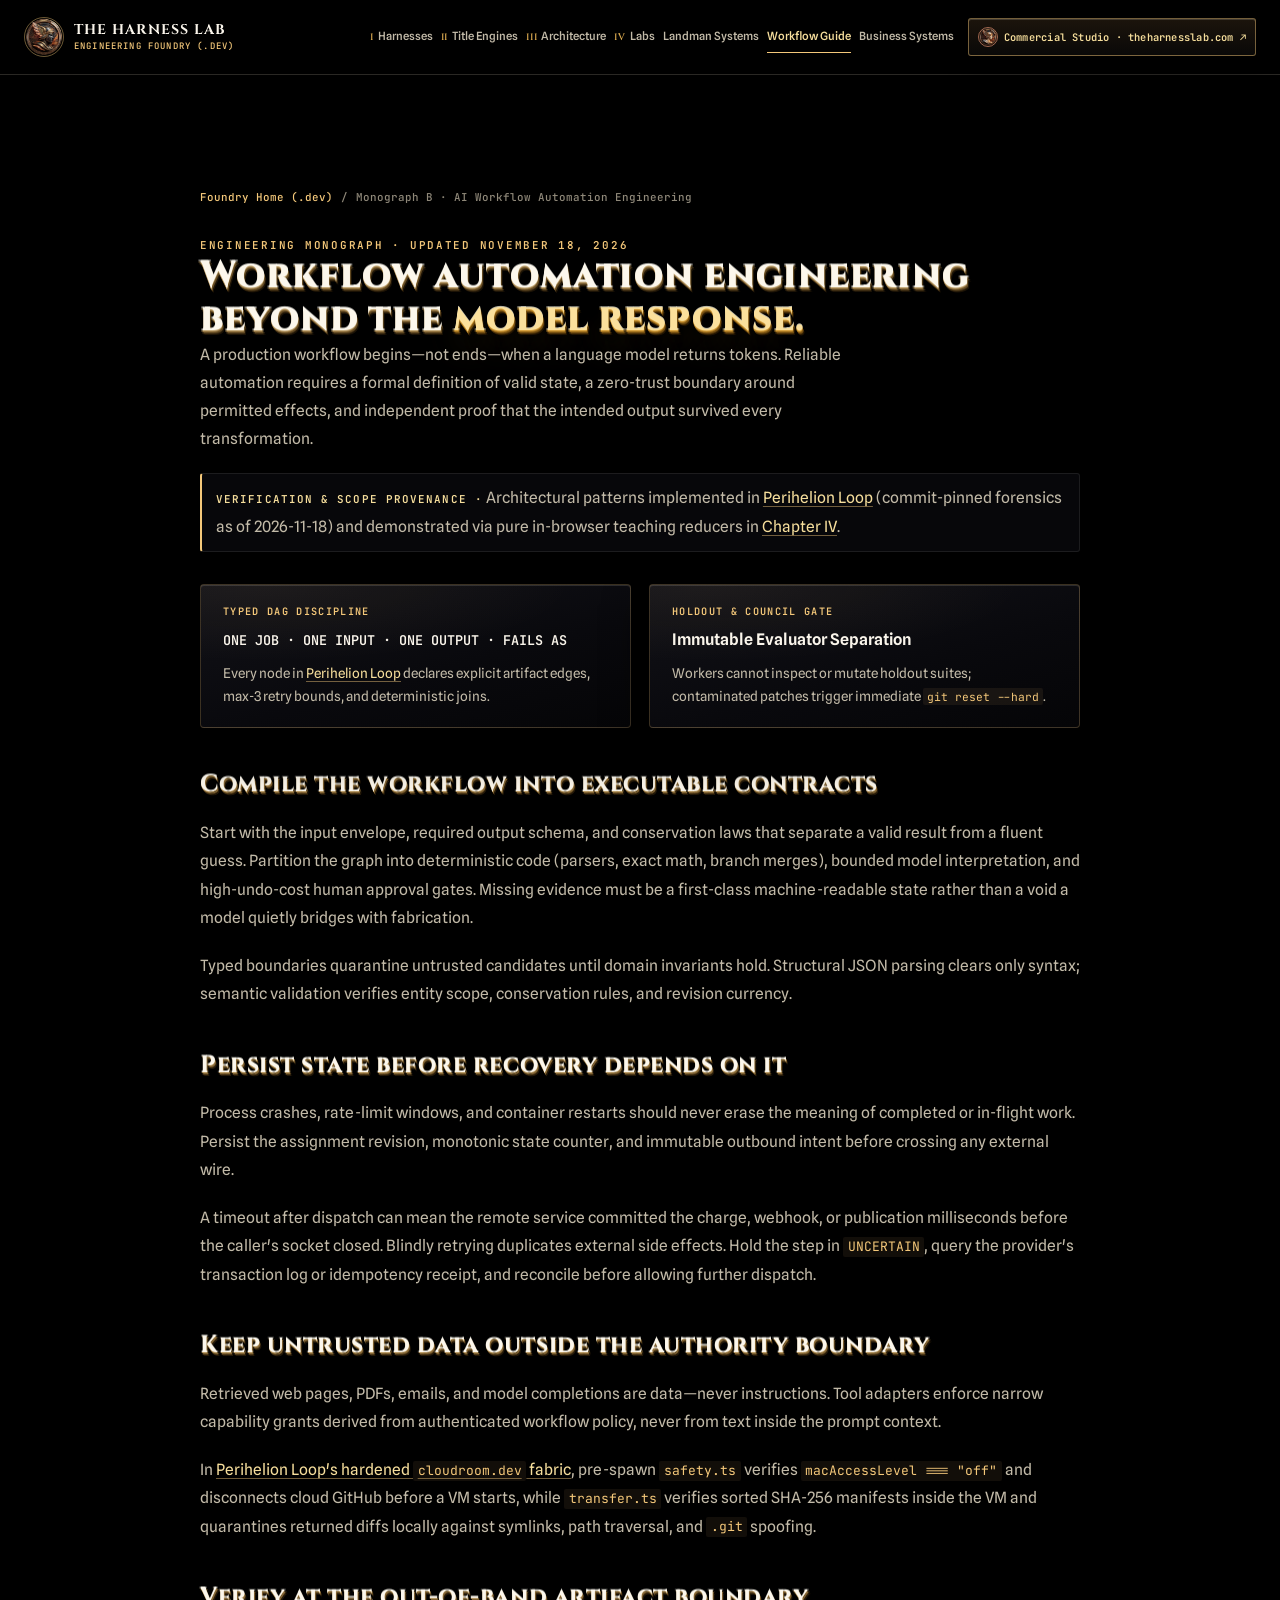
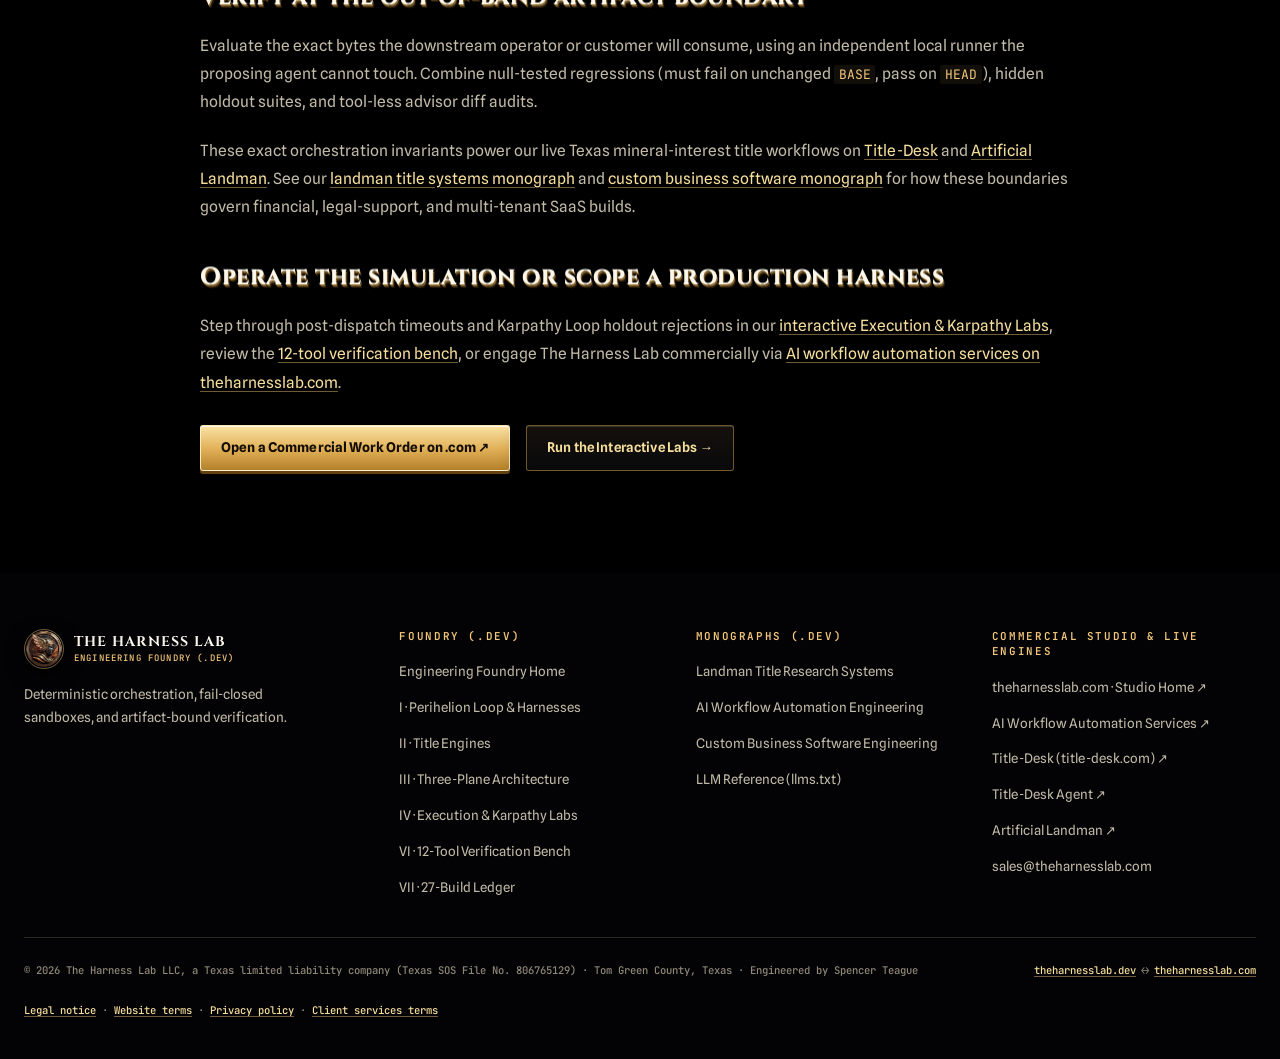
<file: workflow-automation-engineering/index.html>
<!doctype html>
<html lang="en">
<head>
<meta charset="utf-8">
<meta name="viewport" content="width=device-width,initial-scale=1">
<title>AI Workflow Automation Engineering | The Harness Lab (.dev)</title>
<meta name="description" content="Design reliable AI workflow automation with Perihelion Loop patterns: explicit state, zero-trust tools, receipt reconciliation &amp; holdout verification.">
<link rel="canonical" href="https://theharnesslab.dev/workflow-automation-engineering/">
<link rel="manifest" href="/manifest.webmanifest">
<link rel="alternate" type="text/plain" href="/llms.txt" title="LLM Engineering Reference">
<meta name="robots" content="index,follow,max-image-preview:large,max-snippet:-1,max-video-preview:-1">
<meta name="theme-color" content="#000000">
<meta property="og:locale" content="en_US">
<meta property="og:type" content="article">
<meta property="og:site_name" content="The Harness Lab Engineering Foundry">
<meta property="og:title" content="AI Workflow Automation Engineering | The Harness Lab (.dev)">
<meta property="og:description" content="Explicit state transitions, zero-trust tool boundaries, post-dispatch receipt reconciliation, and transactional Karpathy holdout gates.">
<meta property="og:url" content="https://theharnesslab.dev/workflow-automation-engineering/">
<meta property="og:image" content="https://theharnesslab.dev/social-card.png">
<meta property="og:image:width" content="1200">
<meta property="og:image:height" content="630">
<meta property="og:image:alt" content="The Harness Lab Engineering Foundry (.dev) — AI Workflow Automation Engineering">
<meta name="twitter:card" content="summary_large_image">
<meta name="twitter:title" content="AI Workflow Automation Engineering | The Harness Lab (.dev)">
<meta name="twitter:description" content="Explicit state transitions, zero-trust tool boundaries, post-dispatch receipt reconciliation, and transactional Karpathy holdout gates.">
<meta name="twitter:image" content="https://theharnesslab.dev/social-card.png">
<meta name="twitter:image:alt" content="The Harness Lab Engineering Foundry (.dev) — AI Workflow Automation Engineering">
<link rel="icon" href="/favicon.png" type="image/png">
<link rel="apple-touch-icon" href="/hermes-mark.png">
<link rel="preconnect" href="https://fonts.googleapis.com">
<link rel="preconnect" href="https://fonts.gstatic.com" crossorigin>
<link href="https://fonts.googleapis.com/css2?family=Cinzel:wght@600;700;800;900&amp;family=Fraunces:opsz,wght@9..144,500;9..144,600&amp;family=JetBrains+Mono:wght@400;500;600;700&amp;family=Spline+Sans:wght@400;500;600;700&amp;family=Spline+Sans+Mono:wght@400;500;600&amp;display=swap" rel="stylesheet">
<link rel="stylesheet" href="/engineering.css">
<script type="module" src="/engineering.mjs"></script>
<script type="application/ld+json">
{
  "@context": "https://schema.org",
  "@graph": [
    {
      "@type": "TechArticle",
      "@id": "https://theharnesslab.dev/workflow-automation-engineering/#article",
      "url": "https://theharnesslab.dev/workflow-automation-engineering/",
      "headline": "Workflow automation engineering beyond the model response.",
      "description": "Design reliable AI workflow automation with explicit state, constrained tools, effect reconciliation, evidence provenance, and holdout-level artifact verification.",
      "datePublished": "2026-10-26",
      "dateModified": "2026-11-18",
      "inLanguage": "en-US",
      "image": "https://theharnesslab.dev/social-card.png",
      "author": {
        "@type": "Person",
        "name": "Spencer Teague",
        "url": "https://theharnesslab.dev/"
      },
      "publisher": {
        "@type": "Organization",
        "@id": "https://theharnesslab.com/#organization",
        "name": "The Harness Lab",
        "url": "https://theharnesslab.com/"
      },
      "isPartOf": {
        "@id": "https://theharnesslab.dev/#website"
      }
    },
    {
      "@type": "BreadcrumbList",
      "itemListElement": [
        {
          "@type": "ListItem",
          "position": 1,
          "name": "Engineering Foundry (.dev)",
          "item": "https://theharnesslab.dev/"
        },
        {
          "@type": "ListItem",
          "position": 2,
          "name": "AI Workflow Automation Engineering",
          "item": "https://theharnesslab.dev/workflow-automation-engineering/"
        }
      ]
    },
    {
      "@type": "FAQPage",
      "@id": "https://theharnesslab.dev/workflow-automation-engineering/#faq",
      "mainEntity": [
        {
          "@type": "Question",
          "name": "How do typed DAG contracts make multi-agent AI workflows deterministic?",
          "acceptedAnswer": {
            "@type": "Answer",
            "text": "Every node in a Perihelion Loop work graph compiles to ONE JOB · ONE INPUT · ONE OUTPUT · FAILS AS, with schema-validated artifact edges, a hard cap of max 3 retries, a 2-dry-round stop rule, and deterministic code joins rather than LLM-controlled branch merges."
          }
        },
        {
          "@type": "Question",
          "name": "Why should a workflow enter UNCERTAIN instead of retrying after a network timeout?",
          "acceptedAnswer": {
            "@type": "Answer",
            "text": "A socket timeout after dispatch means the caller lost the response, not that the remote API failed. Retrying blindly risks double-charging, duplicate webhooks, or duplicate deliveries. Recording ATTEMPTING prior to dispatch and reconciling provider receipts from UNCERTAIN confirms completion without re-executing the external effect."
          }
        },
        {
          "@type": "Question",
          "name": "How are untrusted documents and web pages fenced against prompt injection?",
          "acceptedAnswer": {
            "@type": "Answer",
            "text": "Retrieved documents, web pages, emails, and model outputs are treated strictly as untrusted data. Tool adapters derive authority solely from authenticated workflow scope, while cloudroom.dev VM execution enforces macAccessLevel === 'off', disconnected cloud GitHub, SHA-256 byte manifests, and local quarantine."
          }
        }
      ]
    }
  ]
}
</script>
</head>
<body>
<a class="skip" href="#main">Skip to engineering content</a>

<header class="site-header">
  <div class="wrap header-inner">
    <a class="brand" href="/" aria-label="The Harness Lab — Engineering Foundry (.dev) home">
      <img class="brand-seal" src="/assets/brand/harness-lab-black-marble-512.webp" width="44" height="44" alt="">
      <span class="brand-text">
        <span class="brand-wordmark">The Harness Lab</span>
        <span class="brand-badge">Engineering Foundry (.dev)</span>
      </span>
    </a>

    <button class="nav-toggle" type="button" data-nav-toggle aria-expanded="false" aria-controls="main-nav" aria-label="Toggle engineering navigation">
      <svg viewBox="0 0 24 24" fill="none" stroke="currentColor" stroke-width="1.8" aria-hidden="true">
        <path d="M4 7h16M4 12h16M4 17h16" stroke-linecap="round"/>
      </svg>
    </button>

    <div class="main-nav" id="main-nav">
      <nav aria-label="Primary engineering chapters">
        <ul class="nav-list">
          <li><a href="/#perihelion-loop"><span class="nav-num">I</span> Harnesses</a></li>
          <li><a href="/#title-engines"><span class="nav-num">II</span> Title Engines</a></li>
          <li><a href="/#architecture"><span class="nav-num">III</span> Architecture</a></li>
          <li><a href="/#execution-lab"><span class="nav-num">IV</span> Labs</a></li>
          <li><a href="/landman-title-systems/">Landman Systems</a></li>
          <li><a href="/workflow-automation-engineering/" aria-current="page">Workflow Guide</a></li>
          <li><a href="/business-software-engineering/">Business Systems</a></li>
        </ul>
      </nav>
      <a class="com-bridge-btn" href="https://theharnesslab.com/" aria-label="Visit Commercial Studio at theharnesslab.com">
        <img class="com-bridge-dot" src="/assets/brand/harness-lab-copper-marble-512.webp" width="20" height="20" alt="">
        <span>Commercial Studio · theharnesslab.com ↗</span>
      </a>
    </div>
  </div>
</header>

<main id="main" class="section wrap">
  <article class="chapter subpage-shell">
    <nav class="subpage-breadcrumb" aria-label="Breadcrumb">
      <a href="/">Foundry Home (.dev)</a>
      <span aria-hidden="true">/</span>
      <span>Monograph B · AI Workflow Automation Engineering</span>
    </nav>

    <p class="eyebrow">Engineering Monograph · Updated November 18, 2026</p>
    <h1>Workflow automation engineering beyond the <em>model response.</em></h1>
    <p class="lead">A production workflow begins—not ends—when a language model returns tokens. Reliable automation requires a formal definition of valid state, a zero-trust boundary around permitted effects, and independent proof that the intended output survived every transformation.</p>
    <p class="provenance-meta"><strong>Verification &amp; Scope Provenance ·</strong> Architectural patterns implemented in <a class="inline-link" href="/#perihelion-loop">Perihelion Loop</a> (commit-pinned forensics as of 2026-11-18) and demonstrated via pure in-browser teaching reducers in <a class="inline-link" href="/#execution-lab">Chapter IV</a>.</p>

    <div class="subpage-callout-grid">
      <div class="marquina-card subpage-callout-card">
        <span>Typed DAG Discipline</span>
        <strong><code>ONE JOB · ONE INPUT · ONE OUTPUT · FAILS AS</code></strong>
        <p style="font-size:0.84rem;color:var(--muted);">Every node in <a class="inline-link" href="/#perihelion-loop">Perihelion Loop</a> declares explicit artifact edges, max-3 retry bounds, and deterministic joins.</p>
      </div>
      <div class="marquina-card subpage-callout-card">
        <span>Holdout &amp; Council Gate</span>
        <strong>Immutable Evaluator Separation</strong>
        <p style="font-size:0.84rem;color:var(--muted);">Workers cannot inspect or mutate holdout suites; contaminated patches trigger immediate <code>git reset --hard</code>.</p>
      </div>
    </div>

    <h2>Compile the workflow into executable contracts</h2>
    <p>Start with the input envelope, required output schema, and conservation laws that separate a valid result from a fluent guess. Partition the graph into deterministic code (parsers, exact math, branch merges), bounded model interpretation, and high-undo-cost human approval gates. Missing evidence must be a first-class machine-readable state rather than a void a model quietly bridges with fabrication.</p>
    <p>Typed boundaries quarantine untrusted candidates until domain invariants hold. Structural JSON parsing clears only syntax; semantic validation verifies entity scope, conservation rules, and revision currency.</p>

    <h2>Persist state before recovery depends on it</h2>
    <p>Process crashes, rate-limit windows, and container restarts should never erase the meaning of completed or in-flight work. Persist the assignment revision, monotonic state counter, and immutable outbound intent before crossing any external wire.</p>
    <p>A timeout after dispatch can mean the remote service committed the charge, webhook, or publication milliseconds before the caller's socket closed. Blindly retrying duplicates external side effects. Hold the step in <code>UNCERTAIN</code>, query the provider's transaction log or idempotency receipt, and reconcile before allowing further dispatch.</p>

    <h2>Keep untrusted data outside the authority boundary</h2>
    <p>Retrieved web pages, PDFs, emails, and model completions are data—never instructions. Tool adapters enforce narrow capability grants derived from authenticated workflow policy, never from text inside the prompt context.</p>
    <p>In <a class="inline-link" href="/#perihelion-loop">Perihelion Loop's hardened <code>cloudroom.dev</code> fabric</a>, pre-spawn <code>safety.ts</code> verifies <code>macAccessLevel === "off"</code> and disconnects cloud GitHub before a VM starts, while <code>transfer.ts</code> verifies sorted SHA-256 manifests inside the VM and quarantines returned diffs locally against symlinks, path traversal, and <code>.git</code> spoofing.</p>

    <h2>Verify at the out-of-band artifact boundary</h2>
    <p>Evaluate the exact bytes the downstream operator or customer will consume, using an independent local runner the proposing agent cannot touch. Combine null-tested regressions (must fail on unchanged <code>BASE</code>, pass on <code>HEAD</code>), hidden holdout suites, and tool-less advisor diff audits.</p>
    <p>These exact orchestration invariants power our live Texas mineral-interest title workflows on <a class="inline-link" href="https://title-desk.com/">Title-Desk</a> and <a class="inline-link" href="https://artificiallandman.io/">Artificial Landman</a>. See our <a class="inline-link" href="/landman-title-systems/">landman title systems monograph</a> and <a class="inline-link" href="/business-software-engineering/">custom business software monograph</a> for how these boundaries govern financial, legal-support, and multi-tenant SaaS builds.</p>

    <h2>Operate the simulation or scope a production harness</h2>
    <p>Step through post-dispatch timeouts and Karpathy Loop holdout rejections in our <a class="inline-link" href="/#execution-lab">interactive Execution &amp; Karpathy Labs</a>, review the <a class="inline-link" href="/#verification-kit">12-tool verification bench</a>, or engage The Harness Lab commercially via <a class="inline-link" href="https://theharnesslab.com/ai-workflow-automation/">AI workflow automation services on theharnesslab.com</a>.</p>

    <div class="hero-actions" style="margin-top:28px;">
      <a class="button primary" href="https://theharnesslab.com/#contact">Open a Commercial Work Order on .com ↗</a>
      <a class="button" href="/#execution-lab">Run the Interactive Labs →</a>
    </div>
  </article>
</main>

<footer class="site-footer">
  <div class="wrap">
    <div class="footer-grid">
      <div class="footer-brand-col">
        <a class="brand" href="/">
          <img class="brand-seal" src="/assets/brand/harness-lab-black-marble-512.webp" width="40" height="40" alt="">
          <span class="brand-text">
            <span class="brand-wordmark">The Harness Lab</span>
            <span class="brand-badge">Engineering Foundry (.dev)</span>
          </span>
        </a>
        <p>Deterministic orchestration, fail-closed sandboxes, and artifact-bound verification.</p>
      </div>
      <div class="footer-col">
        <h3>Foundry (.dev)</h3>
        <ul>
          <li><a href="/">Engineering Foundry Home</a></li>
          <li><a href="/#perihelion-loop">I · Perihelion Loop &amp; Harnesses</a></li>
          <li><a href="/#title-engines">II · Title Engines</a></li>
          <li><a href="/#architecture">III · Three-Plane Architecture</a></li>
          <li><a href="/#execution-lab">IV · Execution &amp; Karpathy Labs</a></li>
          <li><a href="/#verification-kit">VI · 12-Tool Verification Bench</a></li>
          <li><a href="/#build-ledger">VII · 27-Build Ledger</a></li>
        </ul>
      </div>
      <div class="footer-col">
        <h3>Monographs (.dev)</h3>
        <ul>
          <li><a href="/landman-title-systems/">Landman Title Research Systems</a></li>
          <li><a href="/workflow-automation-engineering/">AI Workflow Automation Engineering</a></li>
          <li><a href="/business-software-engineering/">Custom Business Software Engineering</a></li>
          <li><a href="/llms.txt">LLM Reference (llms.txt)</a></li>
        </ul>
      </div>
      <div class="footer-col">
        <h3>Commercial Studio &amp; Live Engines</h3>
        <ul>
          <li><a href="https://theharnesslab.com/">theharnesslab.com · Studio Home ↗</a></li>
          <li><a href="https://theharnesslab.com/ai-workflow-automation/">AI Workflow Automation Services ↗</a></li>
          <li><a href="https://title-desk.com/">Title-Desk (title-desk.com) ↗</a></li>
          <li><a href="https://desktop.title-desk.com/">Title-Desk Agent ↗</a></li>
          <li><a href="https://artificiallandman.io/">Artificial Landman ↗</a></li>
          <li><a href="mailto:sales@theharnesslab.com">sales@theharnesslab.com</a></li>
        </ul>
      </div>
    </div>
    <div class="footer-bottom">
      <span>© 2026 The Harness Lab LLC, a Texas limited liability company (Texas SOS File No. 806765129) · Tom Green County, Texas · Engineered by Spencer Teague</span>
      <span><a class="inline-link" href="/">theharnesslab.dev</a> ↔ <a class="inline-link" href="https://theharnesslab.com/">theharnesslab.com</a></span>
    </div>
    <div class="footer-bottom footer-legal">
      <span><a class="inline-link" href="https://theharnesslab.com/legal/">Legal notice</a> · <a class="inline-link" href="https://theharnesslab.com/legal/terms/">Website terms</a> · <a class="inline-link" href="https://theharnesslab.com/legal/privacy/">Privacy policy</a> · <a class="inline-link" href="https://theharnesslab.com/legal/client-terms/">Client services terms</a></span>
    </div>
  </div>
</footer>
</body>
</html>
</file>
<file: engineering.css>
/* ==========================================================================
   The Harness Lab (.dev) — 2027 Black Nero Marquina Engineering Foundry
   Visual parity with theharnesslab.com, severe engineering discipline:
   - True black #000000 ground + sculpted Nero Marquina slabs + brass hairlines
   - Two accents ONLY: Gold anchor + Ember fault/hot signal
   - Green strictly reserved for PASS / VERIFIED / KEEP / COMPLETED semantics
   - Single --hazard diagonal stripe strictly on #contact and nowhere else
   ========================================================================== */

:root {
  color-scheme: dark;

  /* Ground & Nero Marquina stone surfaces */
  --ground: #000000;
  --panel: #0a0a0e;
  --marquina: #0d0d12;
  --raised: #111116;
  --slab-hi: #17171e;

  /* Ivory & limestone ink */
  --ink: #f3efe6;
  --ivory: #faf5eb;
  --muted: #c2baa8;
  --ash: #8f8879;

  /* Accent 1: 24k Gold anchor */
  --gold-hi: #f6de9c;
  --gold: #f4c87a;
  --gold-mid: #d9a84e;
  --gold-lo: #7c5f2b;

  /* Accent 2: Ember hot / fault signal */
  --ember: #ee9977;
  --ember-hot: #e2573a;

  /* Semantic PASS / VERIFIED ONLY (never decorative) */
  --success: #a8cfab;
  --success-hi: #7ed69a;

  /* Architectural hairlines & rules */
  --line: #2a2824;
  --hair: rgba(244, 200, 122, 0.22);
  --hair-strong: rgba(244, 200, 122, 0.44);
  --hair-soft: rgba(243, 239, 230, 0.09);
  --rule: linear-gradient(
    90deg,
    transparent,
    rgba(217, 168, 78, 0.55) 18%,
    rgba(217, 168, 78, 0.55) 82%,
    transparent
  );

  /* Single hazard stripe — used strictly on #contact */
  --hazard: repeating-linear-gradient(
    -45deg,
    #d9a84e 0 10px,
    #060608 10px 20px
  );

  /* Typography */
  --inscription: "Cinzel", Georgia, serif;
  --display: "Cinzel", Georgia, serif;
  --serif: "Fraunces", Georgia, serif;
  --body: "Spline Sans", "Plus Jakarta Sans", -apple-system, BlinkMacSystemFont, sans-serif;
  --mono: "JetBrains Mono", "Spline Sans Mono", ui-monospace, SFMono-Regular, Menlo, monospace;

  /* Sculpted 3D chiselled metallic & carved-ivory relief stacks */
  --extrude-stone:
    0 -1px 0 rgba(255, 253, 245, 0.54),
    0 1px 0 #c9b082,
    0 2px 0 #967744,
    1px 3px 0 #664d25,
    1px 4px 0 #3d2c12,
    2px 5px 0 #1c1306,
    0 8px 18px rgba(0, 0, 0, 0.92),
    0 16px 34px rgba(0, 0, 0, 0.88);

  --extrude-section:
    0 -1px 0 rgba(255, 252, 242, 0.48),
    0 1px 0 #bda06d,
    1px 2px 0 #856634,
    1px 3px 0 #4e3918,
    2px 4px 0 #241909,
    0 7px 16px rgba(0, 0, 0, 0.9),
    0 14px 28px rgba(0, 0, 0, 0.85);

  --extrude-subhead:
    0 -1px 0 rgba(255, 251, 240, 0.4),
    0 1px 0 #a88c5c,
    1px 2px 0 #675029,
    1px 3px 0 #2b200d,
    0 8px 20px rgba(0, 0, 0, 0.88);

  --extrude-gold:
    0 -1px 0 rgba(255, 251, 228, 0.72),
    0 1px 0 #d9a443,
    0 2px 0 #a97822,
    1px 3px 0 #785112,
    1px 4px 0 #4a3008,
    2px 5px 0 #211402,
    0 8px 18px rgba(0, 0, 0, 0.94),
    0 16px 32px rgba(217, 168, 78, 0.2);

  --ease-out: cubic-bezier(0.16, 1, 0.3, 1);
  --dur-ui: 240ms;
}

*,
*::before,
*::after {
  box-sizing: border-box;
}

[hidden] {
  display: none !important;
}

html {
  background: var(--ground);
  -webkit-text-size-adjust: 100%;
  scroll-behavior: smooth;
  scroll-padding-top: 96px;
}

body {
  margin: 0;
  min-width: 320px;
  background: var(--ground);
  color: var(--ink);
  font: 16px/1.68 var(--body);
  text-rendering: optimizeLegibility;
  -webkit-font-smoothing: antialiased;
  overflow-x: clip;
}

::selection {
  color: var(--ground);
  background: var(--gold);
}

a {
  color: inherit;
  text-decoration-color: rgba(244, 200, 122, 0.45);
  text-underline-offset: 0.22em;
}

button,
select {
  font: inherit;
  color: inherit;
}

button,
a,
select {
  -webkit-tap-highlight-color: transparent;
}

button {
  cursor: pointer;
}

a:focus-visible,
button:focus-visible,
select:focus-visible,
[tabindex]:focus-visible {
  outline: 2px solid var(--gold-hi);
  outline-offset: 3px;
}

img,
picture,
svg {
  display: block;
  max-width: 100%;
}

img {
  height: auto;
}

h1,
h2,
h3,
h4,
p,
figure,
blockquote {
  margin: 0;
}

h1,
h2 {
  font-family: var(--display);
  text-wrap: balance;
  color: #fcf7ec;
  overflow-wrap: break-word;
}

h1 {
  font-weight: 800;
  font-size: clamp(1.78rem, 2.95vw, 2.82rem);
  line-height: 1.15;
  letter-spacing: 0.024em;
  text-shadow: var(--extrude-stone);
}

h1 em,
h2 em,
.gold-3d {
  font-style: normal;
  color: #fbe09c;
  text-shadow: var(--extrude-gold);
}

h2 {
  font-weight: 700;
  font-size: clamp(1.32rem, 2.15vw, 2.12rem);
  line-height: 1.2;
  letter-spacing: 0.022em;
  text-shadow: var(--extrude-section);
}

h3 {
  font-size: clamp(1.04rem, 1.2vw, 1.24rem);
  line-height: 1.35;
  font-weight: 600;
  color: var(--ivory);
}

h4 {
  font-size: 0.96rem;
  line-height: 1.4;
  font-weight: 600;
  color: var(--ivory);
}

strong {
  color: var(--ivory);
  font-weight: 600;
}

code,
pre,
.mono {
  font-family: var(--mono);
}

code {
  font-size: 0.84em;
}

p code,
li code,
td code {
  color: var(--gold);
  background: rgba(244, 200, 122, 0.07);
  padding: 0.1em 0.36em;
  border-radius: 2px;
  overflow-wrap: break-word;
}

pre {
  margin: 0;
  max-width: 100%;
  overflow-x: auto;
  overscroll-behavior-x: contain;
  font-size: 0.78rem;
  line-height: 1.75;
  tab-size: 2;
}

pre code {
  font-size: inherit;
  background: none;
  padding: 0;
}

.sr-only {
  position: absolute;
  width: 1px;
  height: 1px;
  padding: 0;
  margin: -1px;
  overflow: hidden;
  clip: rect(0, 0, 0, 0);
  white-space: nowrap;
  border: 0;
}

.wrap {
  width: min(1340px, calc(100% - 48px));
  margin-inline: auto;
}

.hairline {
  height: 1px;
  border: 0;
  background: var(--rule);
  margin: 0;
}

/* Skip link */
.skip {
  position: fixed;
  top: 8px;
  left: 16px;
  z-index: 120;
  padding: 12px 18px;
  color: var(--ground);
  background: var(--gold);
  font-weight: 600;
  text-decoration: none;
  border-radius: 2px;
  transform: translateY(-160%);
  transition: transform 180ms var(--ease-out);
}

.skip:focus {
  transform: translateY(0);
}

/* ==========================================================================
   0. Sticky Scroll-Progress Header & Bidirectional .dev <-> .com Bridge
   ========================================================================== */
.site-header {
  --scroll-progress: 0;
  position: sticky;
  top: 0;
  z-index: 60;
  background: rgba(0, 0, 0, 0.92);
  border-bottom: 1px solid var(--line);
  backdrop-filter: saturate(1.25) blur(16px);
  -webkit-backdrop-filter: saturate(1.25) blur(16px);
}

.site-header::after {
  content: "";
  position: absolute;
  left: 0;
  bottom: -1px;
  width: 100%;
  height: 2px;
  background: linear-gradient(90deg, var(--ember) 0%, var(--gold-mid) 50%, var(--gold-hi) 100%);
  transform: scaleX(var(--scroll-progress, 0));
  transform-origin: left center;
  pointer-events: none;
}

.header-inner {
  display: flex;
  align-items: center;
  justify-content: space-between;
  gap: 12px;
  min-height: 74px;
}

.brand {
  display: inline-flex;
  align-items: center;
  gap: 10px;
  text-decoration: none;
  min-width: 0;
  flex-shrink: 0;
}

.brand-seal {
  width: 40px;
  height: 40px;
  border-radius: 50%;
  border: 1px solid var(--hair-strong);
  box-shadow: 0 6px 18px rgba(0, 0, 0, 0.9);
  flex-shrink: 0;
}

.brand-text {
  display: flex;
  flex-direction: column;
  min-width: 0;
}

.brand-wordmark {
  font: 700 0.88rem/1.15 var(--inscription);
  letter-spacing: 0.07em;
  text-transform: uppercase;
  color: var(--ivory);
}

.brand-badge {
  margin-top: 3px;
  font: 500 0.56rem/1.2 var(--mono);
  letter-spacing: 0.13em;
  text-transform: uppercase;
  color: var(--gold);
}

.main-nav {
  display: flex;
  align-items: center;
  gap: 14px;
  margin-left: auto;
  min-width: 0;
}

.nav-list {
  display: flex;
  align-items: center;
  gap: 11px;
  list-style: none;
  margin: 0;
  padding: 0;
}

.nav-list a {
  position: relative;
  display: inline-flex;
  align-items: baseline;
  gap: 4px;
  padding-block: 8px;
  font-size: 0.76rem;
  font-weight: 500;
  color: var(--muted);
  text-decoration: none;
  white-space: nowrap;
  transition: color 180ms ease;
}

.nav-list a:hover,
.nav-list a.is-active,
.nav-list a[aria-current="page"] {
  color: var(--gold-hi);
}

.nav-list a.is-active::after,
.nav-list a[aria-current="page"]::after {
  content: "";
  position: absolute;
  left: 0;
  right: 0;
  bottom: 2px;
  height: 1px;
  background: var(--gold);
}

.nav-num {
  font: 600 0.58rem/1 var(--inscription);
  letter-spacing: 0.08em;
  color: var(--gold-mid);
}

.com-bridge-btn {
  display: inline-flex;
  align-items: center;
  gap: 8px;
  min-height: 38px;
  padding: 6px 11px;
  border: 1px solid rgba(244, 200, 122, 0.45);
  border-radius: 3px;
  background: linear-gradient(180deg, rgba(30, 22, 13, 0.92), rgba(10, 9, 8, 0.96));
  color: var(--gold-hi);
  font: 600 0.7rem/1.2 var(--mono);
  letter-spacing: 0.02em;
  text-decoration: none;
  white-space: nowrap;
  box-shadow: inset 0 1px 0 rgba(255, 244, 214, 0.18), 0 8px 20px rgba(0, 0, 0, 0.75);
  transition: border-color 180ms ease, transform 160ms ease, background 180ms ease;
}

.com-bridge-btn:hover {
  border-color: var(--gold-hi);
  background: linear-gradient(180deg, rgba(48, 34, 18, 0.95), rgba(16, 13, 10, 0.98));
  transform: translateY(-1px);
}

.com-bridge-dot {
  width: 20px;
  height: 20px;
  border-radius: 50%;
  border: 1px solid rgba(238, 153, 119, 0.65);
  flex-shrink: 0;
}

.nav-toggle {
  display: none;
  place-items: center;
  width: 44px;
  height: 44px;
  border: 1px solid var(--hair);
  border-radius: 3px;
  background: var(--panel);
  color: var(--gold-hi);
  flex-shrink: 0;
}

.nav-toggle svg {
  width: 20px;
  height: 20px;
}

/* ==========================================================================
   Buttons & Links
   ========================================================================== */
.button {
  display: inline-flex;
  align-items: center;
  justify-content: center;
  gap: 10px;
  min-height: 46px;
  padding: 10px 20px;
  border: 1px solid rgba(217, 168, 78, 0.48);
  border-radius: 3px;
  background: linear-gradient(180deg, rgba(24, 20, 14, 0.88), rgba(9, 9, 12, 0.96));
  color: var(--gold-hi);
  font: 600 0.84rem/1.3 var(--body);
  letter-spacing: 0.01em;
  text-decoration: none;
  box-shadow: inset 0 1px 0 rgba(255, 248, 224, 0.14), 0 10px 24px rgba(0, 0, 0, 0.72);
  transition: border-color 180ms ease, background 180ms ease, transform 160ms ease;
}

.button:hover {
  border-color: var(--gold-hi);
  background: linear-gradient(180deg, rgba(42, 33, 19, 0.94), rgba(14, 13, 16, 0.98));
  transform: translateY(-1px);
}

.button.primary {
  background: linear-gradient(180deg, #fae2a4 0%, #e0af55 54%, #b5802b 100%);
  color: #130d03;
  border-color: rgba(255, 242, 198, 0.92);
  font-weight: 700;
  box-shadow:
    inset 0 1px 0 rgba(255, 255, 255, 0.72),
    0 3px 0 #654310,
    0 14px 30px rgba(0, 0, 0, 0.82);
}

.button.primary:hover {
  background: linear-gradient(180deg, #fff0c2 0%, #ebbe67 54%, #c48d33 100%);
}

.button.small {
  min-height: 38px;
  padding: 7px 14px;
  font-size: 0.76rem;
  font-family: var(--mono);
}

.button:disabled {
  background: var(--raised);
  color: var(--ash);
  border-color: var(--line);
  box-shadow: none;
  transform: none;
  cursor: not-allowed;
}

.text-link {
  display: inline-flex;
  align-items: center;
  gap: 7px;
  color: var(--gold-hi);
  font-size: 0.88rem;
  font-weight: 600;
  text-decoration: none;
  border-bottom: 1px solid rgba(244, 200, 122, 0.36);
  padding-bottom: 2px;
  transition: color 180ms ease, border-color 180ms ease;
}

.text-link:hover,
.inline-link:hover {
  color: #ffffff;
  border-color: var(--gold-hi);
}

.inline-link {
  color: var(--gold-hi);
  text-decoration-color: rgba(244, 200, 122, 0.45);
}

/* ==========================================================================
   Chapter & Section Scaffolding
   ========================================================================== */
.section {
  position: relative;
  padding-block: clamp(72px, 8vw, 124px);
}

.section-bordered {
  border-top: 1px solid var(--line);
}

.eyebrow,
.chapter-number {
  font: 600 0.68rem/1.5 var(--mono);
  letter-spacing: 0.16em;
  text-transform: uppercase;
  color: var(--gold);
}

.chapter-head {
  display: grid;
  gap: 16px;
  max-width: 880px;
  margin-bottom: clamp(36px, 4.5vw, 56px);
}

.chapter-eyebrow {
  display: inline-flex;
  align-items: center;
  flex-wrap: wrap;
  gap: 12px;
  font: 600 0.7rem/1.4 var(--inscription);
  letter-spacing: 0.2em;
  text-transform: uppercase;
  color: var(--gold);
}

.chapter-numeral {
  display: inline-grid;
  place-items: center;
  min-width: 2.5em;
  height: 2.5em;
  padding-inline: 0.55em;
  border: 1px solid var(--hair-strong);
  border-radius: 999px;
  background: linear-gradient(180deg, #17140e, #08080b);
  color: var(--gold-hi);
  font: 700 0.72rem/1 var(--inscription);
  letter-spacing: 0.08em;
  box-shadow: inset 0 1px 0 rgba(255, 248, 220, 0.2);
}

.lead {
  font-size: clamp(0.98rem, 0.94rem + 0.2vw, 1.1rem);
  color: var(--muted);
  line-height: 1.75;
  max-width: 72ch;
}

/* Sculpted Nero Marquina Slab & Double-Hairline Instrument Bezel */
.marquina-card {
  position: relative;
  background:
    radial-gradient(120% 90% at 15% 0%, rgba(244, 200, 122, 0.06), transparent 60%),
    linear-gradient(165deg, #121218 0%, #09090d 58%, #050507 100%);
  border: 1px solid var(--hair);
  border-radius: 4px;
  box-shadow:
    inset 0 1px 0 rgba(255, 248, 225, 0.14),
    0 20px 44px rgba(0, 0, 0, 0.86);
  min-width: 0;
}

.bezel {
  position: relative;
  padding: 6px;
  border: 1px solid var(--hair);
  border-radius: 4px;
  background: #050507;
  box-shadow:
    inset 0 0 0 1px rgba(0, 0, 0, 0.92),
    0 28px 64px -28px rgba(0, 0, 0, 0.95);
}

.bezel::before {
  content: "";
  position: absolute;
  inset: 3px;
  border: 1px solid var(--hair-soft);
  border-radius: 3px;
  pointer-events: none;
}

/* Semantic Status Pills */
.status-pill {
  display: inline-flex;
  align-items: center;
  gap: 6px;
  padding: 3px 9px;
  border-radius: 2px;
  font: 600 0.64rem/1.4 var(--mono);
  letter-spacing: 0.08em;
  text-transform: uppercase;
  border: 1px solid var(--line);
  background: var(--raised);
  color: var(--gold);
}

.status-pill.is-pass {
  color: var(--success-hi);
  border-color: rgba(126, 214, 154, 0.36);
  background: rgba(126, 214, 154, 0.08);
}

.status-pill.is-ember {
  color: var(--ember);
  border-color: rgba(238, 153, 119, 0.36);
  background: rgba(238, 153, 119, 0.08);
}

/* ==========================================================================
   1. Hero + Interactive Two-Sided .dev / .com Medallion Vitrine
   ========================================================================== */
.hero {
  position: relative;
  padding-block: clamp(44px, 5vw, 84px) clamp(56px, 6vw, 92px);
  overflow: clip;
}

.hero::before {
  content: "";
  position: absolute;
  left: -15%;
  right: -15%;
  bottom: -220px;
  height: 540px;
  pointer-events: none;
  background-image:
    linear-gradient(rgba(217, 168, 78, 0.12) 1px, transparent 1px),
    linear-gradient(90deg, rgba(217, 168, 78, 0.12) 1px, transparent 1px);
  background-size: 60px 60px;
  transform: perspective(760px) rotateX(68deg);
  transform-origin: 50% 100%;
  mask-image: radial-gradient(ellipse 62% 70% at 50% 82%, #000 10%, transparent 74%);
  -webkit-mask-image: radial-gradient(ellipse 62% 70% at 50% 82%, #000 10%, transparent 74%);
  opacity: 0.68;
  z-index: 0;
}

.hero-grid {
  position: relative;
  z-index: 2;
  display: grid;
  grid-template-columns: minmax(0, 1.2fr) minmax(250px, 0.8fr);
  gap: clamp(24px, 3.8vw, 64px);
  align-items: center;
}

.hero-copy {
  display: grid;
  gap: 20px;
  min-width: 0;
}

.hero-kicker {
  display: inline-flex;
  align-items: center;
  gap: 12px;
  padding-left: 12px;
  border-left: 2px solid var(--gold);
  font: 600 0.68rem/1.4 var(--mono);
  letter-spacing: 0.18em;
  text-transform: uppercase;
  color: var(--gold-hi);
}

.hero-thesis {
  font-size: clamp(1.08rem, 1rem + 0.35vw, 1.28rem);
  font-weight: 500;
  line-height: 1.5;
  color: var(--ivory);
  max-width: 58ch;
}

.hero-credo {
  padding: 16px 20px;
  border: 1px solid var(--hair);
  border-left: 3px solid var(--gold);
  border-radius: 3px;
  background: linear-gradient(165deg, rgba(18, 17, 23, 0.94), rgba(7, 7, 10, 0.98));
  color: var(--muted);
  font-size: 0.92rem;
  line-height: 1.65;
}

.hero-actions {
  display: flex;
  flex-wrap: wrap;
  align-items: center;
  gap: 12px 16px;
  margin-top: 4px;
}

/* Telemetry Strip */
.telemetry-strip {
  position: relative;
  z-index: 2;
  display: grid;
  grid-template-columns: repeat(4, minmax(0, 1fr));
  margin-top: clamp(36px, 4.5vw, 56px);
  border: 1px solid var(--hair);
  border-radius: 4px;
  background: linear-gradient(180deg, #0d0d12, #060609);
  box-shadow: 0 20px 44px rgba(0, 0, 0, 0.85);
}

.telemetry-cell {
  padding: 20px 22px;
  border-left: 1px solid var(--line);
  min-width: 0;
}

.telemetry-cell:first-child {
  border-left: 0;
}

.telemetry-label {
  display: block;
  font: 500 0.63rem/1.5 var(--mono);
  letter-spacing: 0.12em;
  text-transform: uppercase;
  color: var(--ash);
  margin-bottom: 6px;
}

.telemetry-value {
  display: block;
  font: 700 1.05rem/1.3 var(--mono);
  color: var(--gold-hi);
}

.telemetry-value.is-pass {
  color: var(--success-hi);
}

.telemetry-sub {
  display: block;
  margin-top: 4px;
  font-size: 0.78rem;
  color: var(--muted);
}

/* Interactive 3D Bearing-Mounted Dual-Face Medallion */
.medallion-vitrine {
  display: grid;
  place-items: center;
  width: 100%;
  min-width: 0;
  padding-bottom: clamp(10px, 1.8vw, 26px);
}

.medallion-stage {
  --coin-half-t: 17px;
  position: relative;
  width: min(100%, 458px);
  aspect-ratio: 1;
  display: grid;
  place-items: center;
  perspective: 1100px;
  cursor: grab;
  touch-action: none;
  user-select: none;
  -webkit-user-select: none;
  border-radius: 50%;
}

.medallion-stage.is-dragging,
.medallion-stage:active {
  cursor: grabbing;
}

.medallion-stage:focus-visible {
  outline: 2px solid rgba(246, 222, 156, 0.72);
  outline-offset: 6px;
}

.medallion-stage.is-pointer-mode:focus,
.medallion-stage.is-pointer-mode:focus-visible {
  outline: none;
}

.medallion-pool {
  position: absolute;
  left: 12%;
  right: 12%;
  bottom: -8%;
  height: 24%;
  border-radius: 50%;
  background: radial-gradient(
    closest-side,
    rgba(0, 0, 0, 0.92) 0%,
    rgba(217, 168, 78, 0.24) 44%,
    rgba(217, 168, 78, 0.07) 68%,
    transparent 100%
  );
  pointer-events: none;
  animation: medallion-pool-breathe 6s ease-in-out infinite;
}

@keyframes medallion-pool-breathe {
  0%,
  100% {
    opacity: 0.82;
    transform: scale(0.98);
  }
  50% {
    opacity: 1;
    transform: scale(1.03);
  }
}

.medallion-rotor {
  position: relative;
  z-index: 1;
  width: 100%;
  height: 100%;
  transform-style: preserve-3d;
  -webkit-transform-style: preserve-3d;
  transform: matrix3d(1, 0, 0, 0, 0, 1, 0, 0, 0, 0, 1, 0, 0, 0, 0, 1);
  will-change: transform;
  transition: opacity 220ms ease;
}

.medallion-webgl {
  position: absolute;
  inset: 0;
  z-index: 2;
  width: 100%;
  height: 100%;
  display: block;
  pointer-events: none;
  opacity: 0;
  transition: opacity 220ms ease;
}

.medallion-vitrine[data-medallion-renderer="webgl2"] .medallion-webgl {
  opacity: 1;
}

.medallion-vitrine[data-medallion-renderer="webgl2"] .medallion-rotor {
  opacity: 0;
}

.medallion-vitrine[data-face="com"]:not([data-medallion-ready]) .medallion-rotor {
  transform: rotateY(180deg);
}

.medallion-rim {
  position: absolute;
  top: 6.7%;
  right: 7.0%;
  bottom: 7.5%;
  left: 7.3%;
  border-radius: 50%;
  pointer-events: none;
  background: conic-gradient(
    from 28deg,
    #4c3313 0deg,
    #cfa052 42deg,
    #66451b 88deg,
    #f1cf8a 134deg,
    #4a3112 182deg,
    #c79444 228deg,
    #593c17 276deg,
    #e5be73 322deg,
    #4c3313 360deg
  );
  box-shadow: inset 0 0 0 1.5px rgba(255, 232, 178, 0.32);
}

.medallion-rim.is-collar {
  background:
    repeating-conic-gradient(
      from 0deg,
      rgba(255, 232, 174, 0.24) 0deg 1.25deg,
      rgba(38, 22, 8, 0.34) 1.25deg 2.5deg
    ),
    conic-gradient(
      from 28deg,
      #593914 0deg,
      #d9a854 44deg,
      #714b1c 92deg,
      #f6d997 138deg,
      #523412 186deg,
      #d19c48 232deg,
      #634219 280deg,
      #ebc67a 324deg,
      #593914 360deg
    );
}

.medallion-rim.is-guard {
  background: conic-gradient(
    from 18deg,
    #8c6222 0deg,
    #ffe6a6 52deg,
    #9f7129 104deg,
    #ffefbe 164deg,
    #7e561c 220deg,
    #f7d78b 286deg,
    #8c6222 360deg
  );
  box-shadow: inset 0 0 0 2px rgba(255, 242, 198, 0.55);
}

.medallion-rim.is-band {
  top: 6.95%;
  right: 7.25%;
  bottom: 7.75%;
  left: 7.55%;
  background: conic-gradient(
    from 28deg,
    #2e1a09 0deg,
    #7b501e 42deg,
    #3d240c 88deg,
    #a8742f 134deg,
    #2a1808 182deg,
    #865822 228deg,
    #38210b 276deg,
    #99682a 322deg,
    #2e1a09 360deg
  );
  box-shadow: inset 0 0 0 1px rgba(246, 206, 126, 0.2);
}

.medallion-rim[data-rim="1"]  { transform: translateZ(calc(var(--coin-half-t) * -1.00)); }
.medallion-rim[data-rim="2"]  { transform: translateZ(calc(var(--coin-half-t) * -0.90)); }
.medallion-rim[data-rim="3"]  { transform: translateZ(calc(var(--coin-half-t) * -0.80)); }
.medallion-rim[data-rim="4"]  { transform: translateZ(calc(var(--coin-half-t) * -0.70)); }
.medallion-rim[data-rim="5"]  { transform: translateZ(calc(var(--coin-half-t) * -0.60)); }
.medallion-rim[data-rim="6"]  { transform: translateZ(calc(var(--coin-half-t) * -0.50)); }
.medallion-rim[data-rim="7"]  { transform: translateZ(calc(var(--coin-half-t) * -0.40)); }
.medallion-rim[data-rim="8"]  { transform: translateZ(calc(var(--coin-half-t) * -0.30)); }
.medallion-rim[data-rim="9"]  { transform: translateZ(calc(var(--coin-half-t) * -0.20)); }
.medallion-rim[data-rim="10"] { transform: translateZ(calc(var(--coin-half-t) * -0.10)); }
.medallion-rim[data-rim="11"] { transform: translateZ(0px); }
.medallion-rim[data-rim="12"] { transform: translateZ(calc(var(--coin-half-t) * 0.10)); }
.medallion-rim[data-rim="13"] { transform: translateZ(calc(var(--coin-half-t) * 0.20)); }
.medallion-rim[data-rim="14"] { transform: translateZ(calc(var(--coin-half-t) * 0.30)); }
.medallion-rim[data-rim="15"] { transform: translateZ(calc(var(--coin-half-t) * 0.40)); }
.medallion-rim[data-rim="16"] { transform: translateZ(calc(var(--coin-half-t) * 0.50)); }
.medallion-rim[data-rim="17"] { transform: translateZ(calc(var(--coin-half-t) * 0.60)); }
.medallion-rim[data-rim="18"] { transform: translateZ(calc(var(--coin-half-t) * 0.70)); }
.medallion-rim[data-rim="19"] { transform: translateZ(calc(var(--coin-half-t) * 0.80)); }
.medallion-rim[data-rim="20"] { transform: translateZ(calc(var(--coin-half-t) * 0.90)); }
.medallion-rim[data-rim="21"] { transform: translateZ(calc(var(--coin-half-t) * 1.00)); }

.medallion-coin-face {
  position: absolute;
  inset: 4%;
  border-radius: 50%;
  backface-visibility: hidden;
  -webkit-backface-visibility: hidden;
  transform: translateZ(calc(var(--coin-half-t) + 0.6px));
  pointer-events: none;
}

.medallion-coin-face.is-reverse {
  transform: rotateY(180deg) translateZ(calc(var(--coin-half-t) + 0.6px));
}

.medallion-coin-face img {
  width: 100%;
  height: 100%;
  object-fit: contain;
  pointer-events: none;
  user-select: none;
  -webkit-user-drag: none;
}

/* ==========================================================================
   2. Chapter I (#perihelion-loop) — Perihelion Loop Deep Dive & Cockpit
   ========================================================================== */
.plate-banner {
  position: relative;
  margin-bottom: 36px;
  border: 1px solid var(--hair);
  border-radius: 4px;
  overflow: hidden;
  background: #060608;
}

.plate-banner img {
  width: 100%;
  max-height: 250px;
  object-fit: cover;
  opacity: 0.42;
}

.plate-banner-overlay {
  position: absolute;
  inset: 0;
  display: flex;
  flex-direction: column;
  justify-content: flex-end;
  padding: clamp(16px, 2.4vw, 28px);
  background: linear-gradient(180deg, rgba(0, 0, 0, 0.18) 0%, rgba(0, 0, 0, 0.88) 100%);
}

.plate-banner-overlay span {
  font: 600 0.65rem/1.4 var(--mono);
  letter-spacing: 0.16em;
  text-transform: uppercase;
  color: var(--gold);
}

.plate-banner-overlay p {
  margin-top: 6px;
  font-size: 0.9rem;
  color: var(--ivory);
  max-width: 78ch;
}

.perihelion-grid {
  display: grid;
  grid-template-columns: repeat(2, minmax(0, 1fr));
  gap: 22px;
}

.pillar-card {
  padding: clamp(22px, 2.4vw, 30px);
  display: grid;
  align-content: start;
  gap: 14px;
}

.pillar-card--wide {
  grid-column: 1 / -1;
}

.pillar-index {
  display: flex;
  align-items: center;
  justify-content: space-between;
  gap: 12px;
  flex-wrap: wrap;
  padding-bottom: 12px;
  border-bottom: 1px solid var(--line);
}

.pillar-index > span:first-child {
  font: 600 0.68rem/1.4 var(--mono);
  letter-spacing: 0.14em;
  text-transform: uppercase;
  color: var(--gold);
}

.pillar-card p {
  color: var(--muted);
  font-size: 0.92rem;
  line-height: 1.72;
}

.mode-trio {
  display: grid;
  grid-template-columns: repeat(3, minmax(0, 1fr));
  gap: 16px;
  margin-top: 6px;
}

.mode-box {
  padding: 18px;
  border: 1px solid var(--line);
  border-top: 2px solid var(--gold-mid);
  border-radius: 3px;
  background: rgba(5, 5, 8, 0.78);
  display: grid;
  align-content: start;
  gap: 10px;
  min-width: 0;
}

.mode-box h4 {
  font-family: var(--mono);
  font-size: 0.84rem;
  color: var(--gold-hi);
}

.mode-box p {
  font-size: 0.85rem;
  line-height: 1.65;
}

.verification-boundary {
  margin-top: 10px;
  padding: 20px 22px;
  border: 1px solid rgba(238, 153, 119, 0.38);
  border-left: 3px solid var(--ember);
  border-radius: 3px;
  background: linear-gradient(165deg, rgba(24, 15, 13, 0.72), rgba(8, 8, 11, 0.94));
}

.verification-boundary .boundary-title {
  display: block;
  font: 600 0.68rem/1.4 var(--mono);
  letter-spacing: 0.15em;
  text-transform: uppercase;
  color: var(--ember);
  margin-bottom: 8px;
}

.verification-boundary p {
  color: var(--ink);
  font-size: 0.88rem;
  line-height: 1.68;
}

.provenance-meta {
  margin-top: 16px;
  padding: 10px 14px;
  border: 1px solid var(--hair-soft);
  border-left: 2px solid var(--gold);
  border-radius: 3px;
  background: rgba(9, 9, 13, 0.84);
  color: var(--muted);
  font-size: 0.78rem;
  line-height: 1.6;
}

.provenance-meta strong {
  font-family: var(--mono);
  font-size: 0.68rem;
  letter-spacing: 0.1em;
  text-transform: uppercase;
  color: var(--gold-hi);
}

/* Interactive 5-Zoom Perihelion Cockpit Explorer */
.cockpit-explorer {
  margin-top: 36px;
  padding: clamp(20px, 2.5vw, 30px);
}

.cockpit-head {
  display: flex;
  flex-wrap: wrap;
  align-items: flex-end;
  justify-content: space-between;
  gap: 16px;
  margin-bottom: 20px;
}

.cockpit-tabs {
  display: grid;
  grid-template-columns: repeat(5, minmax(0, 1fr));
  gap: 8px;
  margin-bottom: 20px;
}

.cockpit-tab {
  min-height: 44px;
  display: inline-flex;
  align-items: center;
  padding: 10px 12px;
  border: 1px solid var(--line);
  border-radius: 3px;
  background: #07070a;
  color: var(--muted);
  font: 500 0.72rem/1.35 var(--mono);
  text-align: left;
  transition: border-color 160ms ease, color 160ms ease, background 160ms ease;
  min-width: 0;
}

.cockpit-tab:hover {
  border-color: var(--hair-strong);
  color: var(--ivory);
}

.cockpit-tab.is-active,
.cockpit-tab[aria-selected="true"] {
  border-color: var(--gold);
  background: linear-gradient(180deg, rgba(244, 200, 122, 0.14), rgba(15, 14, 18, 0.95));
  color: var(--gold-hi);
}

.cockpit-stage {
  display: grid;
  grid-template-columns: minmax(0, 1.45fr) minmax(0, 0.85fr);
  gap: 24px;
  align-items: start;
}

.cockpit-viewport {
  cursor: zoom-in;
}

.cockpit-viewport img {
  width: 100%;
  aspect-ratio: 16 / 10;
  object-fit: cover;
  border-radius: 2px;
}

.cockpit-meta {
  display: grid;
  align-content: start;
  gap: 14px;
  padding: 20px;
  border: 1px solid var(--line);
  border-radius: 3px;
  background: #07070a;
  min-width: 0;
}

.cockpit-explorer .cockpit-meta {
  min-height: 340px;
}

[data-cockpit-zoom],
.dialog-actions .button {
  min-height: 44px;
}

.cockpit-meta-row {
  display: flex;
  flex-wrap: wrap;
  gap: 8px;
  align-items: center;
  justify-content: space-between;
}

.cockpit-caption {
  color: var(--muted);
  font-size: 0.88rem;
  line-height: 1.7;
}

/* Lightbox Dialog */
.image-dialog {
  width: min(1360px, calc(100vw - 28px));
  max-height: calc(100dvh - 28px);
  padding: clamp(14px, 2vw, 24px);
  border: 1px solid var(--hair-strong);
  border-radius: 4px;
  background: radial-gradient(ellipse at 50% 0%, #191610, #050507 65%);
  color: var(--ink);
  overflow: auto;
}

.image-dialog::backdrop {
  background: rgba(0, 0, 0, 0.92);
  backdrop-filter: blur(10px);
}

.dialog-toolbar {
  display: flex;
  flex-wrap: wrap;
  align-items: center;
  justify-content: space-between;
  gap: 12px;
  padding-bottom: 12px;
  margin-bottom: 14px;
  border-bottom: 1px solid var(--line);
}

.dialog-toolbar-meta {
  display: flex;
  flex-wrap: wrap;
  align-items: center;
  gap: 10px;
  min-width: 0;
}

.dialog-actions {
  display: flex;
  align-items: center;
  gap: 8px;
}

.dialog-well {
  background: #000;
  border: 1px solid var(--line);
  padding: 6px;
}

.dialog-well img {
  width: 100%;
  max-height: calc(100dvh - 210px);
  object-fit: contain;
  margin-inline: auto;
}

.dialog-caption {
  margin-top: 12px;
  color: var(--muted);
  font-size: 0.86rem;
  line-height: 1.65;
}

/* ==========================================================================
   3. Chapter II (#architecture) — Three-Plane System Decomposition
   ========================================================================== */
.architecture {
  border: 1px solid var(--hair);
  border-radius: 4px;
  background:
    radial-gradient(100% 80% at 80% 0%, rgba(244, 200, 122, 0.05), transparent 60%),
    linear-gradient(180deg, #0d0d12, #07070a);
  box-shadow: 0 22px 48px rgba(0, 0, 0, 0.86);
  overflow: hidden;
}

.plane {
  display: grid;
  grid-template-columns: 260px minmax(0, 1fr);
  border-bottom: 1px solid var(--line);
}

.plane-name {
  padding: 26px 28px;
  border-right: 1px solid var(--line);
  background: rgba(0, 0, 0, 0.35);
}

.plane-name > span {
  display: block;
  color: var(--gold);
  font: 600 0.69rem/1.5 var(--mono);
  margin-bottom: 6px;
  text-transform: uppercase;
  letter-spacing: 0.1em;
}

.plane-name strong {
  font-size: 0.9rem;
  font-weight: 500;
  color: var(--ivory);
}

.plane-parts {
  display: flex;
  align-items: center;
  justify-content: space-between;
  gap: 12px;
  padding: 26px 28px;
  font: 500 0.78rem/1.55 var(--mono);
  min-width: 0;
}

.plane-parts > span {
  flex: 1;
  padding: 10px 12px;
  border: 1px solid var(--hair-soft);
  border-radius: 3px;
  background: rgba(255, 255, 255, 0.02);
  min-width: 0;
}

.plane-parts i {
  color: var(--gold);
  font-style: normal;
  flex-shrink: 0;
}

.architecture-note {
  padding: 18px 28px;
  font-size: 0.84rem;
  color: var(--muted);
  background: rgba(244, 200, 122, 0.04);
}

.architecture-note .mono {
  color: var(--gold-hi);
  margin-right: 14px;
  font-size: 0.68rem;
  text-transform: uppercase;
  letter-spacing: 0.12em;
}

.arch-spec-grid {
  display: grid;
  grid-template-columns: repeat(3, minmax(0, 1fr));
  gap: 20px;
  margin-top: 24px;
}

.arch-spec-card {
  padding: 22px 24px;
  display: grid;
  align-content: start;
  gap: 10px;
}

.arch-spec-card span {
  font: 600 0.66rem/1.4 var(--mono);
  letter-spacing: 0.14em;
  text-transform: uppercase;
  color: var(--gold);
}

.arch-spec-card p {
  font-size: 0.88rem;
  color: var(--muted);
  line-height: 1.68;
}

/* ==========================================================================
   4. Chapter III (#execution-lab) — Execution & Karpathy Loop Laboratories
   ========================================================================== */
.lab-section {
  border-block: 1px solid var(--line);
  background:
    radial-gradient(ellipse at 50% 0%, rgba(244, 200, 122, 0.05), transparent 62%),
    var(--panel);
  padding-block: clamp(72px, 8vw, 116px);
}

.lab-switcher {
  display: flex;
  flex-wrap: wrap;
  gap: 10px;
  margin-bottom: 20px;
}

.lab-switch-btn {
  min-height: 44px;
  display: inline-flex;
  align-items: center;
  padding: 10px 18px;
  border: 1px solid var(--line);
  border-radius: 3px;
  background: #060609;
  color: var(--muted);
  font: 600 0.76rem/1.35 var(--mono);
  text-align: left;
  transition: border-color 160ms ease, color 160ms ease, background 160ms ease;
}

.lab-switch-btn:hover {
  border-color: var(--hair-strong);
  color: var(--ivory);
}

.lab-switch-btn[aria-selected="true"] {
  border-color: var(--gold);
  background: linear-gradient(180deg, rgba(244, 200, 122, 0.16), rgba(14, 13, 17, 0.96));
  color: var(--gold-hi);
}

.lab-panels {
  display: grid;
}

.lab-panels > [data-lab-panel] {
  grid-area: 1 / 1;
  min-width: 0;
  display: flex;
  flex-direction: column;
}

.lab-panels > [data-lab-panel].is-inactive {
  visibility: hidden;
  pointer-events: none;
  opacity: 0;
}

.lab {
  flex: 1;
  display: flex;
  flex-direction: column;
  background: var(--ground);
  border: 1px solid var(--hair-strong);
  border-radius: 4px;
  overflow: hidden;
  box-shadow: 0 24px 56px rgba(0, 0, 0, 0.9);
}

.lab-toolbar {
  display: flex;
  justify-content: space-between;
  align-items: center;
  flex-wrap: wrap;
  gap: 20px;
  padding: 22px 26px;
  border-bottom: 1px solid var(--line);
  background: #07070a;
}

.lab-toolbar > div {
  min-width: 0;
  max-width: 100%;
}

.lab-toolbar label {
  display: block;
  font: 600 0.65rem/1.5 var(--mono);
  letter-spacing: 0.12em;
  text-transform: uppercase;
  color: var(--gold);
  margin-bottom: 8px;
}

select {
  display: block;
  width: 100%;
  max-width: 100%;
  min-height: 44px;
  border: 1px solid rgba(217, 168, 78, 0.42);
  border-radius: 3px;
  color: var(--ink);
  background: var(--raised);
  padding: 9px 14px;
  font-size: 0.83rem;
}

.lab-toolbar p {
  font: 500 0.66rem/1.7 var(--mono);
  color: var(--muted);
}

.sim-label {
  display: block;
  color: var(--gold);
  letter-spacing: 0.14em;
}

.stage-rail {
  list-style: none;
  display: grid;
  grid-template-columns: repeat(5, minmax(0, 1fr));
  gap: 6px;
  margin: 0;
  padding: 22px 26px;
}

.stage-rail--six {
  grid-template-columns: repeat(6, minmax(0, 1fr));
}

.stage-rail li {
  border-top: 2px solid var(--line);
  padding-top: 10px;
  font: 500 0.66rem/1.45 var(--mono);
  color: var(--ash);
  min-width: 0;
  overflow-wrap: anywhere;
}

.stage-rail li.visited {
  border-color: var(--gold-lo);
  color: var(--ink);
}

.stage-rail li[aria-current="step"] {
  border-color: var(--gold);
  color: var(--gold-hi);
}

.stage-rail li.is-reset[aria-current="step"] {
  border-color: var(--ember-hot);
  color: var(--ember);
}

.lab-body {
  flex: 1;
  display: grid;
  grid-template-columns: minmax(0, 1.05fr) minmax(0, 1fr);
  border-block: 1px solid var(--line);
}

.trace-panel,
.state-panel {
  padding: 22px 26px;
  min-width: 0;
}

.trace-panel {
  border-right: 1px solid var(--line);
}

.panel-heading {
  display: flex;
  flex-wrap: wrap;
  justify-content: space-between;
  gap: 10px;
  align-items: center;
  margin-bottom: 18px;
}

.panel-heading h3 {
  font-size: 0.8rem;
  font-family: var(--mono);
  text-transform: uppercase;
  letter-spacing: 0.08em;
}

.panel-heading > span {
  font: 500 0.64rem/1.5 var(--mono);
  color: var(--muted);
}

.panel-heading .badge {
  padding: 4px 8px;
  background: var(--raised);
  color: var(--gold);
  border: 1px solid var(--line);
  border-radius: 2px;
}

.badge[data-tone="blocked"] {
  color: var(--ember);
  border-color: rgba(238, 153, 119, 0.4);
}

.badge[data-tone="complete"] {
  color: var(--success-hi);
  border-color: rgba(126, 214, 154, 0.4);
}

.state-panel pre {
  color: var(--muted);
  font-size: 0.7rem;
  background: #060609;
  padding: 14px;
  border: 1px solid var(--line);
  border-radius: 3px;
}

.tsv-box {
  margin-top: 14px;
}

.tsv-box .tsv-title {
  display: block;
  font: 600 0.63rem/1.5 var(--mono);
  letter-spacing: 0.1em;
  text-transform: uppercase;
  color: var(--gold);
  margin-bottom: 6px;
}

.journal {
  list-style: none;
  padding: 0 0 0 10px;
  margin: 0;
}

.journal li {
  position: relative;
  border-left: 1px solid var(--line);
  padding: 0 0 20px 22px;
}

.journal li::before {
  content: "";
  position: absolute;
  left: -4px;
  top: 6px;
  width: 7px;
  height: 7px;
  border: 1px solid var(--gold-mid);
  background: var(--ground);
  border-radius: 50%;
}

.journal li:last-child {
  padding-bottom: 0;
}

.journal li:last-child::before {
  background: var(--gold);
}

.journal strong {
  display: block;
  color: var(--gold);
  font: 600 0.66rem/1.6 var(--mono);
}

.journal p {
  font-size: 0.78rem;
  color: var(--muted);
  margin-top: 4px;
  line-height: 1.62;
}

.lab-status {
  padding: 22px 26px;
}

.lab-status > p {
  color: var(--ivory);
  font-size: 0.9rem;
  min-height: 2.8em;
  max-width: 82ch;
}

.lab-status .actions {
  display: flex;
  flex-wrap: wrap;
  align-items: center;
  gap: 14px;
  margin-top: 18px;
}

.reset {
  min-height: 44px;
  display: inline-flex;
  align-items: center;
  color: var(--muted);
  border: 0;
  background: transparent;
  padding: 10px 12px;
  font-size: 0.8rem;
  text-decoration: underline;
  text-underline-offset: 4px;
}

.reset:hover {
  color: var(--ivory);
}

.lab-invariants {
  display: flex;
  flex-wrap: wrap;
  gap: 10px 26px;
  padding: 15px 26px;
  border-top: 1px solid var(--line);
  background: #060609;
  color: var(--ash);
  font: 500 0.63rem/1.6 var(--mono);
}

.caption {
  color: var(--ash);
  font-size: 0.78rem;
  margin-top: 16px;
  max-width: 85ch;
}

.callout {
  padding: 18px;
  color: var(--gold);
  border: 1px solid var(--gold-lo);
  background: #09090c;
}

/* ==========================================================================
   5. Chapter IV (#systems) — Production Systems Engineered Here
   ========================================================================== */
.systems-grid {
  display: grid;
  grid-template-columns: repeat(2, minmax(0, 1fr));
  gap: 24px;
}

.system-card {
  padding: clamp(22px, 2.5vw, 30px);
  display: grid;
  align-content: space-between;
  gap: 18px;
}

.system-card-body {
  display: grid;
  gap: 14px;
  min-width: 0;
}

.system-top {
  display: flex;
  align-items: center;
  gap: 16px;
}

.system-seal {
  width: 64px;
  height: 64px;
  border-radius: 50%;
  object-fit: cover;
  border: 1px solid var(--hair-strong);
  background: #050507;
  flex-shrink: 0;
}

.system-heading {
  min-width: 0;
}

.system-domain {
  display: block;
  font: 500 0.64rem/1.4 var(--mono);
  letter-spacing: 0.12em;
  text-transform: uppercase;
  color: var(--gold);
  margin-bottom: 4px;
}

.system-card p {
  color: var(--muted);
  font-size: 0.9rem;
  line-height: 1.7;
}

.system-invariants {
  list-style: none;
  margin: 0;
  padding: 14px 16px;
  border: 1px solid var(--line);
  border-radius: 3px;
  background: rgba(4, 4, 7, 0.78);
  display: grid;
  gap: 8px;
  font-size: 0.82rem;
  color: var(--muted);
}

.system-invariants li {
  position: relative;
  padding-left: 16px;
}

.system-invariants li::before {
  content: "▸";
  position: absolute;
  left: 0;
  color: var(--gold);
}

.system-preview {
  margin-top: 2px;
}

.system-preview img {
  width: 100%;
  aspect-ratio: 16 / 10;
  object-fit: cover;
  border-radius: 2px;
}

.system-links {
  display: flex;
  flex-wrap: wrap;
  gap: 10px 18px;
  padding-top: 14px;
  border-top: 1px solid var(--line);
}

/* ==========================================================================
   6. Chapter V (#verification-kit) — 12-Tool Pinned Verification Bench
   ========================================================================== */
.bench-grid {
  display: grid;
  grid-template-columns: repeat(3, minmax(0, 1fr));
  gap: 16px;
}

.bench-card {
  padding: 20px 22px;
  display: grid;
  align-content: start;
  gap: 10px;
}

.bench-top {
  display: flex;
  align-items: baseline;
  justify-content: space-between;
  gap: 10px;
  padding-bottom: 10px;
  border-bottom: 1px solid var(--line);
}

.bench-name {
  font: 700 0.9rem/1.3 var(--mono);
  color: var(--ivory);
}

.bench-role {
  font: 500 0.62rem/1.3 var(--mono);
  letter-spacing: 0.1em;
  text-transform: uppercase;
  color: var(--gold);
}

.bench-card p {
  font-size: 0.84rem;
  color: var(--muted);
  line-height: 1.65;
}

/* ==========================================================================
   7. Chapter VI (#field-notes) — 9 Technical Essays + 3 Deep-Dive Guides
   ========================================================================== */
.deep-dives-bar {
  display: grid;
  grid-template-columns: repeat(3, minmax(0, 1fr));
  gap: 18px;
  margin-bottom: 56px;
}

.deep-dive-card {
  padding: 22px 24px;
  display: grid;
  align-content: space-between;
  gap: 14px;
  text-decoration: none;
  transition: border-color 180ms ease, transform 160ms ease;
}

.deep-dive-card:hover {
  border-color: var(--gold);
  transform: translateY(-2px);
}

.deep-dive-card span {
  font: 600 0.64rem/1.4 var(--mono);
  letter-spacing: 0.14em;
  text-transform: uppercase;
  color: var(--gold);
}

.deep-dive-card p {
  font-size: 0.86rem;
  color: var(--muted);
  line-height: 1.65;
}

.deep-dive-cta {
  font: 600 0.76rem/1.3 var(--mono);
  color: var(--gold-hi);
}

.reading-layout {
  display: grid;
  grid-template-columns: 250px minmax(0, 780px);
  justify-content: space-between;
  gap: 56px;
}

.chapters {
  min-width: 0;
}

.contents {
  position: sticky;
  top: 108px;
  align-self: start;
}

.contents nav {
  display: flex;
  flex-direction: column;
}

.contents nav a {
  display: flex;
  gap: 12px;
  color: var(--gold-mid);
  font: 600 0.65rem/1.5 var(--mono);
  padding: 10px 0;
  text-decoration: none;
  border-bottom: 1px solid #1e1d1b;
}

.contents nav a span {
  color: var(--muted);
  font: 400 0.8rem/1.45 var(--body);
}

.contents nav a:hover span,
.contents nav a.is-active span {
  color: var(--gold-hi);
}

.contents-note {
  font-size: 0.76rem;
  color: var(--ash);
  line-height: 1.75;
  margin-top: 22px;
  max-width: 220px;
}

.chapter {
  padding-bottom: 68px;
  margin-bottom: 68px;
  border-bottom: 1px solid var(--line);
  scroll-margin-top: 96px;
  min-width: 0;
}

.chapter:last-child {
  border-bottom: 0;
  padding-bottom: 0;
  margin-bottom: 0;
}

.chapter-number {
  margin-bottom: 14px;
}

.chapter h2 {
  font-size: clamp(1.25rem, 1.85vw, 1.78rem);
  line-height: 1.22;
  margin-bottom: 20px;
}

.subpage-shell h2 {
  margin-top: clamp(28px, 3.6vw, 42px);
}

.chapter > p:not(.chapter-number):not(.eyebrow) {
  color: var(--muted);
  margin-bottom: 20px;
  font-size: 0.97rem;
  line-height: 1.82;
}

.chapter > p.chapter-lead,
.chapter > p.lead {
  color: var(--ivory);
  font-size: 1.08rem;
  line-height: 1.65;
  margin-bottom: 26px;
}

.chapter h3 {
  margin: 32px 0 14px;
}

.code-block {
  border: 1px solid var(--hair);
  border-radius: 3px;
  background: var(--panel);
  margin-block: 28px;
  overflow: hidden;
}

.code-title {
  border-bottom: 1px solid var(--line);
  padding: 10px 20px;
  font: 500 0.64rem/1.6 var(--mono);
  letter-spacing: 0.08em;
  text-transform: uppercase;
  color: var(--ash);
  background: #060609;
}

.code-block pre {
  padding: 20px;
  color: var(--gold-hi);
}

.formula {
  padding: 20px 22px;
  border-left: 2px solid var(--gold);
  background: var(--panel);
  margin-block: 28px;
  overflow-x: auto;
}

.formula span {
  display: block;
  font: 600 0.63rem/1.6 var(--mono);
  text-transform: uppercase;
  letter-spacing: 0.1em;
  color: var(--ash);
  margin-bottom: 10px;
}

.formula code {
  display: block;
  font-size: 0.74rem;
  color: var(--gold-hi);
  line-height: 1.95;
  overflow-wrap: anywhere;
}

.technical-list {
  margin: 22px 0;
  padding-left: 20px;
  color: var(--muted);
  font-size: 0.94rem;
}

.technical-list li {
  padding-left: 6px;
  margin-block: 13px;
}

.technical-list li::marker {
  color: var(--gold);
}

.state-protocol {
  display: flex;
  align-items: center;
  flex-wrap: wrap;
  gap: 12px;
  padding: 22px;
  background: var(--panel);
  border: 1px solid var(--line);
  border-radius: 3px;
  margin-block: 28px;
}

.state-protocol > code {
  color: var(--gold-hi);
  font-size: 0.78rem;
}

.state-protocol > span {
  color: var(--ash);
}

.state-protocol > div {
  width: 100%;
  border-top: 1px solid var(--line);
  margin-top: 8px;
  padding-top: 14px;
}

.state-protocol > div > span {
  display: block;
  font-size: 0.74rem;
  color: var(--muted);
  margin-bottom: 6px;
}

.state-protocol > div code {
  font-size: 0.74rem;
  color: var(--ember);
  overflow-wrap: anywhere;
}

.evidence-chain {
  margin-block: 28px;
  display: grid;
  grid-template-columns: 1fr;
}

.evidence-chain > div {
  display: grid;
  grid-template-columns: 130px minmax(0, 1fr);
  gap: 16px;
  border: 1px solid var(--line);
  background: var(--panel);
  padding: 14px 18px;
}

.evidence-chain span {
  font: 600 0.65rem/1.7 var(--mono);
  text-transform: uppercase;
  color: var(--gold);
}

.evidence-chain strong {
  font: 500 0.82rem/1.6 var(--body);
}

.evidence-chain b {
  font-weight: 400;
  color: var(--gold-mid);
  margin: 4px 0 4px 28px;
}

.table-scroll {
  overflow-x: auto;
  -webkit-overflow-scrolling: touch;
  overscroll-behavior-x: contain;
  touch-action: pan-x pan-y;
  max-width: 100%;
  margin-block: 28px;
  border: 1px solid var(--line);
  border-radius: 3px;
}

table {
  width: 100%;
  min-width: 480px;
  border-collapse: collapse;
  text-align: left;
  font-size: 0.84rem;
}

th {
  color: var(--gold-hi);
  background: var(--panel);
  font-family: var(--mono);
  font-size: 0.72rem;
  text-transform: uppercase;
  letter-spacing: 0.08em;
  font-weight: 600;
}

th,
td {
  padding: 14px 18px;
  border-bottom: 1px solid var(--line);
  vertical-align: top;
}

td {
  color: var(--muted);
}

td:first-child {
  color: var(--ivory);
  font-weight: 500;
}

tr:last-child td {
  border-bottom: 0;
}

.engagement-steps {
  display: grid;
  grid-template-columns: repeat(2, minmax(0, 1fr));
  gap: 24px;
  margin-block: 28px;
}

.engagement-steps > div {
  border: 1px solid var(--line);
  border-top: 2px solid var(--gold-mid);
  background: var(--panel);
  padding: 20px;
  border-radius: 3px;
}

.engagement-steps span {
  color: var(--gold);
  font: 600 0.64rem/1.6 var(--mono);
  text-transform: uppercase;
  letter-spacing: 0.12em;
}

.engagement-steps h3 {
  margin: 8px 0;
  font-size: 0.98rem;
}

.engagement-steps p {
  font-size: 0.86rem;
  color: var(--muted);
}

/* ==========================================================================
   8. Chapter VII (#contact) — Single Hazard-Tape Closing Block & .com Bridge
   ========================================================================== */
.contact-section {
  position: relative;
  border-top: 1px solid var(--hair-strong);
  border-bottom: 1px solid var(--line);
  background:
    radial-gradient(ellipse at 50% 0%, rgba(217, 168, 78, 0.08), transparent 65%),
    var(--marquina);
}

/* THE SINGLE HAZARD MOMENT ON THE ENTIRE SITE */
.contact-hazard-tape {
  height: 10px;
  width: 100%;
  background: var(--hazard);
  border-bottom: 1px solid rgba(244, 200, 122, 0.45);
}

.contact-inner {
  padding-block: clamp(64px, 7vw, 100px);
  display: grid;
  grid-template-columns: minmax(0, 1.15fr) minmax(0, 1fr);
  gap: clamp(32px, 4.5vw, 64px);
  align-items: start;
}

.contact-copy {
  display: grid;
  gap: 18px;
  min-width: 0;
}

.founder {
  margin-top: 10px;
  padding-top: 16px;
  border-top: 1px solid var(--line);
  font-size: 0.92rem;
  font-weight: 600;
  color: var(--ivory);
}

.founder span {
  display: block;
  color: var(--gold);
  font: 500 0.65rem/1.6 var(--mono);
  letter-spacing: 0.12em;
  text-transform: uppercase;
  margin-top: 4px;
}

.contact-bridges {
  display: grid;
  gap: 14px;
  min-width: 0;
}

.bridge-card {
  display: grid;
  gap: 8px;
  padding: 20px 22px;
  border: 1px solid var(--hair);
  border-radius: 3px;
  background: #060609;
  text-decoration: none;
  transition: border-color 180ms ease, transform 160ms ease, background 180ms ease;
}

.bridge-card:hover {
  border-color: var(--gold-hi);
  background: #0d0c10;
  transform: translateY(-1px);
}

.bridge-card-kicker {
  font: 600 0.64rem/1.4 var(--mono);
  letter-spacing: 0.14em;
  text-transform: uppercase;
  color: var(--gold);
}

.bridge-card strong {
  font-size: 0.98rem;
  color: var(--ivory);
}

.bridge-card span:last-child {
  font-size: 0.83rem;
  color: var(--muted);
}

.direct-mail-box {
  padding: 18px 22px;
  border: 1px solid var(--line);
  border-radius: 3px;
  background: rgba(0, 0, 0, 0.55);
  display: grid;
  gap: 8px;
  font-size: 0.84rem;
  color: var(--muted);
}

/* ==========================================================================
   Rich Bidirectional Footer & Subpage Shells
   ========================================================================== */
.site-footer {
  background: #030305;
  padding-block: 56px 40px;
}

.footer-grid {
  display: grid;
  grid-template-columns: minmax(0, 1.3fr) repeat(3, minmax(0, 1fr));
  gap: 32px;
  padding-bottom: 36px;
  border-bottom: 1px solid var(--line);
}

.footer-brand-col {
  display: grid;
  align-content: start;
  gap: 14px;
}

.footer-brand-col p {
  font-size: 0.84rem;
  color: var(--muted);
  max-width: 38ch;
}

.footer-col h3 {
  font: 600 0.68rem/1.4 var(--mono);
  letter-spacing: 0.15em;
  text-transform: uppercase;
  color: var(--gold);
  margin-bottom: 14px;
}

.footer-col ul {
  list-style: none;
  margin: 0;
  padding: 0;
  display: grid;
  gap: 9px;
}

.footer-col a {
  font-size: 0.83rem;
  color: var(--muted);
  text-decoration: none;
}

.footer-col a:hover {
  color: var(--gold-hi);
}

.footer-bottom {
  display: flex;
  flex-wrap: wrap;
  align-items: center;
  justify-content: space-between;
  gap: 14px;
  padding-top: 24px;
  font: 500 0.66rem/1.6 var(--mono);
  color: var(--ash);
}

/* Subpages */
.subpage-shell {
  max-width: 880px;
  margin-inline: auto;
}

.subpage-breadcrumb {
  display: flex;
  flex-wrap: wrap;
  align-items: center;
  gap: 8px;
  margin-bottom: 20px;
  font: 500 0.68rem/1.5 var(--mono);
  color: var(--ash);
}

.subpage-breadcrumb a {
  min-height: 40px;
  display: inline-flex;
  align-items: center;
  color: var(--gold);
  text-decoration: none;
}

.subpage-callout-grid {
  display: grid;
  grid-template-columns: repeat(2, minmax(0, 1fr));
  gap: 18px;
  margin-block: 32px;
}

.subpage-callout-card {
  padding: 20px 22px;
  display: grid;
  gap: 8px;
}

.subpage-callout-card span {
  font: 600 0.64rem/1.4 var(--mono);
  letter-spacing: 0.13em;
  text-transform: uppercase;
  color: var(--gold);
}

/* ==========================================================================
   Motion Gating & Reduced Motion
   ========================================================================== */
.motion-paused *,
.motion-paused *::before,
.motion-paused *::after {
  animation-play-state: paused !important;
}

@media (prefers-reduced-motion: reduce) {
  html {
    scroll-behavior: auto;
  }
  *,
  *::before,
  *::after {
    animation: none !important;
    transition-duration: 0.01ms !important;
  }
}

/* ==========================================================================
   Responsive Breakpoints (1920px -> 1280px -> 768px -> 390px -> 320px)
   ========================================================================== */
@media (min-width: 1181px) and (max-width: 1340px) {
  .nav-list {
    gap: 8px;
  }
  .nav-list a {
    font-size: 0.71rem;
  }
  .com-bridge-btn {
    padding: 5px 9px;
    font-size: 0.65rem;
    gap: 6px;
  }
}

@media (max-width: 1180px) {
  .nav-toggle {
    display: grid;
  }
  .main-nav {
    display: none;
  }
  .main-nav.is-open {
    position: fixed;
    top: 76px;
    left: 0;
    right: 0;
    bottom: 0;
    z-index: 80;
    display: flex;
    flex-direction: column;
    align-items: stretch;
    gap: 24px;
    padding: 24px 24px 40px;
    background: rgba(0, 0, 0, 0.98);
    border-top: 1px solid var(--line);
    overflow-y: auto;
  }
  .main-nav.is-open .nav-list {
    flex-direction: column;
    align-items: stretch;
    gap: 0;
  }
  .main-nav.is-open .nav-list a {
    padding: 14px 0;
    font-size: 0.98rem;
    border-bottom: 1px solid var(--hair-soft);
  }
  .main-nav.is-open .com-bridge-btn {
    justify-content: center;
    white-space: normal;
    text-align: center;
  }
  .cockpit-tabs {
    grid-template-columns: repeat(3, minmax(0, 1fr));
  }
  .cockpit-stage {
    grid-template-columns: 1fr;
  }
  .bench-grid {
    grid-template-columns: repeat(2, minmax(0, 1fr));
  }
}

@media (min-width: 768px) and (max-width: 1024px) {
  .hero {
    padding-block: 28px 48px;
  }
  .hero-grid {
    grid-template-columns: minmax(0, 1.2fr) minmax(250px, 0.8fr);
    align-items: center;
    gap: 28px;
  }
  .medallion-stage {
    --coin-half-t: 11px;
    width: min(100%, 286px);
  }
}

@media (max-width: 960px) {
  .wrap {
    width: calc(100% - 44px);
  }
  .perihelion-grid,
  .systems-grid,
  .contact-inner {
    grid-template-columns: 1fr;
  }
  .telemetry-strip {
    grid-template-columns: repeat(2, minmax(0, 1fr));
  }
  .telemetry-cell:nth-child(3) {
    border-left: 0;
  }
  .telemetry-cell:nth-child(n + 3) {
    border-top: 1px solid var(--line);
  }
  .mode-trio,
  .arch-spec-grid,
  .deep-dives-bar {
    grid-template-columns: 1fr;
  }
  .plane {
    grid-template-columns: 1fr;
  }
  .plane-name {
    border-right: 0;
    border-bottom: 1px solid var(--line);
    padding: 18px 20px;
  }
  .plane-parts {
    padding: 18px 20px;
  }
  .reading-layout {
    grid-template-columns: minmax(0, 1fr);
    gap: 40px;
  }
  .contents {
    position: static;
  }
  .contents nav {
    display: grid;
    grid-template-columns: repeat(2, minmax(0, 1fr));
    column-gap: 20px;
  }
  .contents-note {
    display: none;
  }
  .footer-grid {
    grid-template-columns: repeat(2, minmax(0, 1fr));
  }
}

@media (max-width: 820px) {
  select,
  input,
  textarea {
    font-size: max(1rem, 16px);
  }
}

@media (max-width: 767px) {
  .header-inner {
    min-height: 64px;
  }
  .hero {
    padding-block: 16px 40px;
  }
  .hero-grid {
    grid-template-columns: minmax(0, 1fr);
    gap: 12px;
  }
  .hero-copy {
    display: contents;
  }
  .hero-kicker {
    order: 1;
  }
  .hero-copy h1 {
    order: 2;
    font-size: clamp(1.34rem, 5.2vw, 1.82rem);
    line-height: 1.18;
    letter-spacing: 0.018em;
  }
  .hero-copy h1 br {
    display: none;
  }
  .hero-thesis {
    order: 3;
    font-size: 0.94rem;
    line-height: 1.42;
  }
  .medallion-vitrine {
    order: 4;
    padding-block: 8px;
  }
  .medallion-stage {
    --coin-half-t: 10px;
    width: min(100%, 260px);
    max-width: min(70vw, 260px);
  }
  .hero-actions {
    order: 5;
    margin-top: 2px;
    gap: 10px 14px;
  }
  .hero-copy .lead {
    order: 6;
  }
  .hero-credo {
    order: 7;
  }
}

@media (min-width: 560px) and (max-height: 520px) {
  .header-inner {
    min-height: 52px;
  }
  .brand-seal {
    width: 34px;
    height: 34px;
  }
  .nav-toggle {
    width: 40px;
    height: 40px;
  }
  .hero {
    padding-block: 12px 28px;
  }
  .hero-grid {
    grid-template-columns: minmax(0, 1.2fr) minmax(240px, 0.8fr);
    gap: 18px;
    align-items: center;
  }
  .hero-copy {
    display: grid;
    gap: 10px;
  }
  .hero-copy > *,
  .medallion-vitrine {
    order: initial;
  }
  .hero-copy h1 {
    font-size: clamp(1.28rem, 2.6vw, 1.78rem);
    line-height: 1.16;
  }
  .hero-copy h1 br {
    display: inline;
  }
  .hero-thesis {
    font-size: 0.9rem;
    line-height: 1.38;
  }
  .medallion-vitrine {
    padding-block: 4px;
  }
  .medallion-stage {
    --coin-half-t: 8px;
    width: min(100%, 192px);
    max-width: 192px;
  }
}

@media (max-width: 640px) {
  table {
    min-width: 0;
  }
  th,
  td {
    padding: 10px 12px;
    overflow-wrap: break-word;
  }
  pre {
    white-space: pre-wrap;
    overflow-wrap: anywhere;
    word-break: break-word;
    overflow-x: hidden;
    touch-action: pan-y;
  }
}

@media (max-width: 720px) {
  .wrap {
    width: calc(100% - 32px);
  }
  .cockpit-tabs,
  .bench-grid,
  .engagement-steps,
  .subpage-callout-grid,
  .footer-grid {
    grid-template-columns: 1fr;
  }
  .lab-body {
    grid-template-columns: 1fr;
  }
  .trace-panel {
    border-right: 0;
    border-bottom: 1px solid var(--line);
  }
  .stage-rail,
  .stage-rail--six {
    grid-template-columns: repeat(3, minmax(0, 1fr));
    gap: 10px 8px;
    padding: 18px 18px;
  }
  .lab-toolbar,
  .trace-panel,
  .state-panel,
  .lab-status,
  .lab-invariants {
    padding-inline: 18px;
  }
  .plane-parts {
    flex-direction: column;
    align-items: stretch;
  }
  .plane-parts i {
    align-self: center;
    transform: rotate(90deg);
  }
  .evidence-chain > div {
    grid-template-columns: 1fr;
    gap: 4px;
  }
}

@media (max-width: 480px) {
  .wrap {
    width: calc(100% - 28px);
  }
  .brand-wordmark {
    font-size: 0.82rem;
  }
  .brand-badge {
    font-size: 0.52rem;
    letter-spacing: 0.11em;
  }
  .brand-seal {
    width: 38px;
    height: 38px;
  }
  h1 {
    font-size: clamp(1.32rem, 5.4vw, 1.78rem);
    line-height: 1.18;
  }
  h2,
  .chapter h2 {
    font-size: clamp(1.12rem, 4.5vw, 1.44rem);
    line-height: 1.24;
  }
  .button,
  .lab-switch-btn {
    width: 100%;
    white-space: normal;
    text-align: center;
  }
  .telemetry-strip {
    grid-template-columns: 1fr;
  }
  .telemetry-cell {
    border-left: 0;
    padding: 16px 18px;
  }
  .telemetry-cell + .telemetry-cell {
    border-top: 1px solid var(--line);
  }
  .stage-rail,
  .stage-rail--six {
    grid-template-columns: repeat(2, minmax(0, 1fr));
  }
  .contents nav {
    grid-template-columns: 1fr;
  }
  .system-top {
    flex-direction: column;
    align-items: flex-start;
  }
}

@media print {
  :root {
    --ink: #000;
    --ivory: #000;
    --muted: #333;
    --gold: #5a3b0b;
    --ground: #fff;
    --panel: #fff;
    --line: #bbb;
  }
  body {
    font-size: 11pt;
  }
  .site-header,
  .contents,
  .lab-section,
  .medallion-vitrine,
  .site-footer {
    display: none;
  }
  h1,
  h2,
  h1 em,
  h2 em,
  .gold-3d {
    color: #000;
    text-shadow: none;
  }
  .wrap {
    width: 100%;
  }
  pre {
    white-space: pre-wrap;
    overflow-wrap: anywhere;
  }
}

/* ==========================================================================
   2026-11-17 · In-house harness vitrine, title engines, showcase galleries,
   War-Ledger campaigns and the 27-build evolution ledger (ledger.mjs).
   Gold anchors, ember only for hot/fault semantics, green strictly PASS.
   ========================================================================== */

/* --- Shared stat list ---------------------------------------------------- */
.vitrine-stats {
  display: grid;
  grid-template-columns: repeat(2, minmax(0, 1fr));
  gap: 1px;
  margin: 0;
  border: 1px solid var(--hair);
  border-radius: 3px;
  background: var(--line);
  overflow: hidden;
  align-self: start;
}
.vitrine-stats > div {
  display: grid;
  gap: 4px;
  align-content: start;
  padding: 12px 14px;
  background: linear-gradient(180deg, #0d0d12, #060609);
  min-width: 0;
}
.vitrine-stats dt,
.harness-card-stats dt,
.build-stats dt,
.trench-metrics dt {
  font: 500 0.6rem/1.4 var(--mono);
  letter-spacing: 0.12em;
  text-transform: uppercase;
  color: var(--ash);
}
.vitrine-stats dd,
.harness-card-stats dd,
.build-stats dd,
.trench-metrics dd {
  margin: 0;
  font: 700 0.95rem/1.35 var(--mono);
  color: var(--gold-hi);
  overflow-wrap: anywhere;
}

/* --- Chapter I · In-house harness vitrine -------------------------------- */
.harness-vitrine {
  margin-top: clamp(56px, 6vw, 88px);
  padding-top: clamp(40px, 4.5vw, 64px);
  border-top: 1px solid var(--line);
}
.vitrine-head {
  display: grid;
  gap: 12px;
  max-width: 900px;
  margin-bottom: 28px;
}
.vitrine-head h3 {
  font: 700 clamp(1.22rem, 1rem + 0.95vw, 1.72rem) / 1.24 var(--display);
  letter-spacing: 0.02em;
  color: #fcf7ec;
  text-shadow: var(--extrude-subhead);
}
.rogue-agents-card {
  padding: clamp(20px, 2.5vw, 30px);
}
.rogue-head,
.engine-head {
  display: grid;
  grid-template-columns: minmax(0, 1.4fr) minmax(280px, 0.9fr);
  gap: clamp(18px, 2.6vw, 36px);
  align-items: start;
  margin-bottom: 22px;
}
.rogue-head h3,
.engine-head h3 {
  margin: 6px 0 10px;
  font: 700 clamp(1.28rem, 1.05rem + 0.95vw, 1.82rem) / 1.2 var(--display);
  letter-spacing: 0.022em;
  color: #fcf7ec;
  text-shadow: var(--extrude-subhead);
}
.system-heading h3 {
  font-family: var(--display);
  font-weight: 700;
  letter-spacing: 0.02em;
  color: #fcf7ec;
  text-shadow: var(--extrude-subhead);
}
.rogue-head p:not(.eyebrow) {
  color: var(--muted);
  line-height: 1.72;
}
.harness-card-grid {
  display: grid;
  grid-template-columns: repeat(3, minmax(0, 1fr));
  gap: 16px;
  margin-top: 18px;
}
.harness-card {
  display: grid;
  gap: 10px;
  align-content: start;
  padding: 20px;
}
.harness-card--shot {
  grid-row: span 2;
}
.harness-card-top {
  display: flex;
  flex-wrap: wrap;
  gap: 8px;
  align-items: center;
  justify-content: space-between;
}
.harness-card h4 {
  font: 600 1.15rem/1.3 var(--serif);
  color: var(--ivory);
}
.harness-card p {
  color: var(--muted);
  font-size: 0.88rem;
  line-height: 1.7;
}
.harness-card-stats {
  display: flex;
  flex-wrap: wrap;
  gap: 18px;
  margin: 2px 0 0;
}
.harness-card-stats > div {
  display: grid;
  gap: 2px;
}

/* --- Screenshot buttons (galleries + build cards) ------------------------ */
.build-shot,
.gallery-viewport {
  display: block;
  width: 100%;
  color: inherit;
  cursor: zoom-in;
  text-align: left;
}
.build-shot img,
.gallery-viewport img {
  display: block;
  width: 100%;
  height: auto;
  aspect-ratio: 16 / 10;
  object-fit: cover;
  object-position: top center;
  border-radius: 2px;
}
.build-shot:hover,
.gallery-viewport:hover {
  border-color: var(--hair-strong);
}
.gallery-viewport {
  position: relative;
}
.gallery-zoom-pill {
  position: absolute;
  right: 14px;
  bottom: 14px;
  padding: 4px 10px;
  border: 1px solid var(--hair-strong);
  border-radius: 2px;
  background: rgba(5, 5, 7, 0.86);
  color: var(--gold-hi);
  font: 600 0.62rem/1.4 var(--mono);
  letter-spacing: 0.1em;
  text-transform: uppercase;
}

/* --- Galleries ----------------------------------------------------------- */
.showcase-gallery {
  padding: clamp(14px, 1.8vw, 20px);
  background: linear-gradient(180deg, #08080b, #050507);
}
.gallery-tabs {
  display: grid;
  grid-template-columns: repeat(auto-fit, minmax(min(100%, 132px), 1fr));
  gap: 8px;
  margin-bottom: 16px;
}
.gallery-stage .cockpit-meta {
  min-height: 290px;
}
.gallery-stage .cockpit-meta h4 {
  font: 600 1.12rem/1.35 var(--serif);
  color: var(--ivory);
}

/* --- Chapter II · title engines ------------------------------------------ */
.engine-block {
  padding-block: clamp(28px, 3vw, 44px);
  border-top: 1px solid var(--line);
}
.engine-block:first-of-type {
  border-top: 0;
  padding-top: 0;
}
.engine-steps,
.engine-pipeline {
  display: grid;
  gap: 10px;
  margin: 0 0 18px;
  padding: 0;
  list-style: none;
}
.engine-steps {
  grid-template-columns: repeat(4, minmax(0, 1fr));
}
.engine-pipeline {
  grid-template-columns: repeat(3, minmax(0, 1fr));
}
.engine-steps li,
.engine-pipeline li {
  display: grid;
  gap: 6px;
  align-content: start;
  padding: 14px 16px;
  border: 1px solid var(--line);
  border-top: 2px solid var(--gold-mid);
  border-radius: 3px;
  background: #07070a;
  min-width: 0;
}
.engine-steps strong,
.engine-pipeline strong {
  color: var(--ivory);
  font-weight: 600;
}
.engine-steps li > span:last-child,
.engine-pipeline li > span:last-child {
  color: var(--muted);
  font-size: 0.84rem;
  line-height: 1.6;
}
.pipeline-num {
  font: 700 0.72rem/1 var(--mono);
  letter-spacing: 0.1em;
  color: var(--gold);
}
.engine-links,
.trench-links,
.live-platforms {
  display: flex;
  flex-wrap: wrap;
  align-items: center;
  gap: 10px 22px;
  margin-top: 16px;
}
.live-platforms {
  margin-top: 28px;
  padding: 16px 20px;
  border: 1px solid var(--hair);
  border-radius: 4px;
  background: linear-gradient(180deg, #0d0d12, #060609);
}

/* --- Chapter VII · ledger monuments -------------------------------------- */
.ledger-monuments {
  display: grid;
  grid-template-columns: repeat(4, minmax(0, 1fr));
  margin-bottom: 28px;
  border: 1px solid var(--hair);
  border-radius: 4px;
  background: linear-gradient(180deg, #0d0d12, #060609);
  box-shadow: 0 20px 44px rgba(0, 0, 0, 0.85);
}
.ledger-monument {
  padding: 20px 22px;
  border-left: 1px solid var(--line);
  min-width: 0;
}
.ledger-monument:first-child {
  border-left: 0;
}
.ledger-monument .telemetry-value {
  font: 600 clamp(1.15rem, 0.95rem + 0.8vw, 1.6rem) / 1.2 var(--serif);
}

/* --- War-Ledger campaigns ------------------------------------------------ */
.trench-ledger {
  padding: clamp(20px, 2.5vw, 30px);
  margin-bottom: 28px;
}
.trench-head {
  margin-bottom: 14px;
}
.trench-tabs {
  display: grid;
  grid-template-columns: repeat(3, minmax(0, 1fr));
  gap: 8px;
  margin-bottom: 22px;
}
.trench-tab {
  display: grid;
  align-content: center;
  min-height: 52px;
  gap: 4px;
}
.trench-tab strong {
  font: 600 0.92rem/1.3 var(--body);
  color: inherit;
}
.trench-tab span {
  font-size: 0.66rem;
  letter-spacing: 0.04em;
  color: var(--ash);
}
.trench-headline {
  margin-bottom: 10px;
  font: 700 clamp(1.15rem, 0.98rem + 0.65vw, 1.52rem) / 1.26 var(--display);
  letter-spacing: 0.02em;
  color: #fcf7ec;
  text-shadow: var(--extrude-subhead);
}
.trench-metrics {
  display: grid;
  grid-template-columns: repeat(6, minmax(0, 1fr));
  gap: 1px;
  margin: 20px 0;
  border: 1px solid var(--hair);
  border-radius: 3px;
  background: var(--line);
  overflow: hidden;
}
.trench-metrics > div {
  display: flex;
  flex-direction: column-reverse;
  gap: 4px;
  padding: 12px 14px;
  background: #08080b;
  min-width: 0;
}
.trench-walls {
  display: grid;
  gap: 10px;
  margin: 0;
  padding: 0;
  list-style: none;
}
.trench-walls li {
  display: grid;
  grid-template-columns: minmax(0, 0.8fr) minmax(0, 1.2fr);
  gap: 18px;
  padding: 14px 16px;
  border: 1px solid var(--line);
  border-radius: 3px;
  background: #07070a;
}
.trench-walls .eyebrow {
  display: block;
  margin-bottom: 4px;
}
.trench-broke {
  color: var(--ivory);
  font-weight: 600;
  font-size: 0.92rem;
  line-height: 1.55;
}
.trench-broke .eyebrow {
  color: var(--ember);
}
.trench-solved {
  color: var(--muted);
  font-size: 0.88rem;
  line-height: 1.65;
}
.trench-log {
  margin-top: 16px;
}

/* --- Parallel timeline chart --------------------------------------------- */
.ledger-chart-card {
  margin: 0 0 28px;
  padding: clamp(16px, 2vw, 24px);
}
.ledger-chart-head {
  display: flex;
  flex-wrap: wrap;
  gap: 10px 20px;
  align-items: center;
  justify-content: space-between;
  margin-bottom: 12px;
}
.ledger-legend {
  display: inline-flex;
  flex-wrap: wrap;
  align-items: center;
  gap: 6px 14px;
  font: 500 0.66rem/1.4 var(--mono);
  color: var(--muted);
}
.tl-key {
  display: inline-block;
  width: 18px;
  height: 8px;
  margin-right: -8px;
  border-radius: 2px;
  vertical-align: middle;
}
.tl-key--flagship,
.tl-bar--flagship {
  background: var(--gold);
  fill: var(--gold);
}
.tl-key--harness,
.tl-bar--harness {
  background: var(--ember);
  fill: var(--ember);
}
.tl-key--build,
.tl-bar--build {
  background: #5d574b;
  fill: #6b6457;
}
.ledger-chart-scroll {
  overflow-x: auto;
  overscroll-behavior-x: contain;
}
.ledger-chart {
  display: block;
  width: 100%;
  min-width: 760px;
  height: auto;
}
.tl-tick line {
  stroke: rgba(243, 239, 230, 0.06);
  stroke-width: 1;
}
.tl-tick.is-major line {
  stroke: rgba(244, 200, 122, 0.22);
}
.tl-tick text {
  fill: var(--ash);
  font: 500 10px var(--mono);
}
.tl-tick.is-major text {
  fill: var(--gold);
}
.tl-label {
  fill: var(--muted);
  font: 500 11px var(--body);
  text-anchor: end;
}
.tl-row:hover .tl-label,
.tl-row:focus .tl-label {
  fill: var(--gold-hi);
}
.tl-row:hover .tl-bar,
.tl-row:focus .tl-bar {
  stroke: var(--gold-hi);
  stroke-width: 1.5;
}
.tl-hit {
  fill: transparent;
}
.tl-row:hover .tl-hit,
.tl-row:focus .tl-hit {
  fill: rgba(244, 200, 122, 0.05);
}
.tl-row.is-dimmed {
  opacity: 0.22;
}
.tl-row {
  transition: opacity 200ms ease;
}

/* --- Filters + build grid ------------------------------------------------ */
.ledger-controls {
  display: flex;
  flex-wrap: wrap;
  gap: 12px 20px;
  align-items: center;
  justify-content: space-between;
  margin-bottom: 18px;
}
.ledger-filters {
  display: flex;
  flex-wrap: wrap;
  gap: 8px;
}
.ledger-filter[aria-pressed="true"] {
  border-color: var(--gold);
  background: linear-gradient(180deg, rgba(244, 200, 122, 0.14), rgba(15, 14, 18, 0.95));
  color: var(--gold-hi);
}
.ledger-count {
  font: 500 0.7rem/1.4 var(--mono);
  letter-spacing: 0.08em;
  text-transform: uppercase;
  color: var(--ash);
}
.build-grid {
  display: grid;
  grid-template-columns: repeat(3, minmax(0, 1fr));
  gap: 16px;
  align-items: start;
}
.build-card {
  display: grid;
  gap: 12px;
  padding: 18px;
  scroll-margin-top: 110px;
}
.build-card--flagship {
  border-top: 2px solid var(--gold);
}
.build-card--harness {
  border-top: 2px solid var(--ember);
}
.build-card:target {
  border-color: var(--gold-hi);
  box-shadow: 0 0 0 1px var(--gold-hi), 0 20px 44px rgba(0, 0, 0, 0.86);
}
.build-card-top {
  display: flex;
  flex-wrap: wrap;
  gap: 8px;
  align-items: center;
  justify-content: space-between;
}
.build-index {
  font: 600 0.62rem/1.4 var(--mono);
  letter-spacing: 0.1em;
  text-transform: uppercase;
  color: var(--gold);
}
.build-card h4 {
  font: 600 1.15rem/1.3 var(--serif);
  color: var(--ivory);
}
.build-category {
  margin-top: -6px;
  color: var(--ash);
  font-size: 0.8rem;
}
.build-stats {
  display: grid;
  grid-template-columns: repeat(2, minmax(0, 1fr));
  gap: 10px 14px;
  margin: 0;
  padding: 12px 0;
  border-block: 1px solid var(--line);
}
.build-stats > div {
  display: grid;
  gap: 2px;
  min-width: 0;
}
.build-stats dd {
  font-size: 0.82rem;
}
.build-idea {
  color: var(--muted);
  font-size: 0.86rem;
  line-height: 1.65;
  display: -webkit-box;
  -webkit-line-clamp: 5;
  -webkit-box-orient: vertical;
  overflow: hidden;
}
.build-details {
  border: 1px solid var(--line);
  border-radius: 3px;
  background: #07070a;
}
summary,
.build-details > summary {
  min-height: 44px;
  display: flex;
  align-items: center;
  justify-content: space-between;
  gap: 10px;
  padding: 9px 12px;
  font: 600 0.68rem/1.4 var(--mono);
  letter-spacing: 0.1em;
  text-transform: uppercase;
  color: var(--gold);
  cursor: pointer;
  list-style: none;
}
summary::-webkit-details-marker {
  display: none;
}
.build-details > summary::after {
  content: "+";
  color: var(--gold-mid);
  font-size: 0.86rem;
  flex-shrink: 0;
}
.build-details[open] > summary::after {
  content: "−";
  color: var(--gold-hi);
}
.build-details > summary:hover {
  color: var(--gold-hi);
}
.build-details[open] > summary {
  border-bottom: 1px solid var(--line);
}
.build-details > p,
.build-details > dl,
.build-details > ol {
  margin: 0;
  padding: 10px 12px;
  color: var(--muted);
  font-size: 0.82rem;
  line-height: 1.65;
}
.build-ai {
  display: grid;
  gap: 8px;
}
.build-ai dt {
  font: 600 0.62rem/1.4 var(--mono);
  letter-spacing: 0.1em;
  text-transform: uppercase;
  color: var(--gold);
}
.build-ai dd {
  margin: 2px 0 0;
}
.build-langs,
.build-lineage {
  font: 500 0.7rem/1.5 var(--mono) !important;
  color: var(--ash) !important;
  overflow-wrap: anywhere;
}
.git-trail {
  display: grid;
  gap: 8px;
  list-style: none;
}
.git-trail li {
  display: grid;
  grid-template-columns: auto minmax(0, 1fr);
  gap: 2px 10px;
}
.git-trail time {
  font: 600 0.68rem/1.5 var(--mono);
  color: var(--gold);
}
.git-trail code {
  font: 500 0.68rem/1.5 var(--mono);
  color: var(--ember);
  overflow-wrap: anywhere;
}
.git-trail span {
  grid-column: 1 / -1;
  color: var(--muted);
}
.build-live {
  margin-top: 2px;
}

/* --- Responsive ---------------------------------------------------------- */
@media (max-width: 1180px) {
  .harness-card-grid,
  .build-grid {
    grid-template-columns: repeat(2, minmax(0, 1fr));
  }
  .rogue-head,
  .engine-head {
    grid-template-columns: minmax(0, 1fr);
  }
  .engine-steps {
    grid-template-columns: repeat(2, minmax(0, 1fr));
  }
  .engine-pipeline {
    grid-template-columns: repeat(2, minmax(0, 1fr));
  }
  .ledger-monuments {
    grid-template-columns: repeat(2, minmax(0, 1fr));
  }
  .ledger-monument:nth-child(3) {
    border-left: 0;
  }
  .ledger-monument:nth-child(n + 3) {
    border-top: 1px solid var(--line);
  }
  .trench-metrics {
    grid-template-columns: repeat(3, minmax(0, 1fr));
  }
  .cockpit-explorer .cockpit-meta {
    min-height: 272px;
  }
  .gallery-stage .cockpit-meta {
    min-height: 224px;
  }
}
@media (max-width: 720px) {
  .cockpit-explorer .cockpit-meta {
    min-height: 368px;
  }
  .gallery-stage .cockpit-meta {
    min-height: 284px;
  }
  .harness-card-grid,
  .build-grid,
  .engine-steps,
  .engine-pipeline,
  .trench-tabs,
  .trench-walls li {
    grid-template-columns: minmax(0, 1fr);
  }
  .harness-card--shot {
    grid-row: auto;
  }
  .ledger-monuments {
    grid-template-columns: minmax(0, 1fr);
  }
  .ledger-monument {
    border-left: 0;
    border-top: 1px solid var(--line);
  }
  .ledger-monument:first-child {
    border-top: 0;
  }
  .trench-metrics {
    grid-template-columns: repeat(2, minmax(0, 1fr));
  }
  .vitrine-stats {
    grid-template-columns: minmax(0, 1fr);
  }
}
@media (max-width: 420px) {
  .cockpit-explorer .cockpit-meta {
    min-height: 416px;
  }
  .gallery-stage .cockpit-meta {
    min-height: 312px;
  }
}
@media (max-width: 350px) {
  .cockpit-explorer .cockpit-meta {
    min-height: 520px;
  }
  .gallery-stage .cockpit-meta {
    min-height: 420px;
  }
}
@media (prefers-reduced-motion: reduce) {
  .tl-row {
    transition: none;
  }
}

/* Phone legibility floor (2026-11-19). The ledger's metadata (definition labels, commit dates and hashes, build
   summaries, pills, indexes) and the small eyebrows render at 8-11.8px on a 390px phone. On small and touch screens
   nothing text-bearing goes under 12px; desktop is unchanged. Kept last so it outranks the component rules above. */
@media (max-width: 820px), (hover: none) and (pointer: coarse) {
  .build-card-top .build-index, .build-card-top .status-pill, .harness-card-top .status-pill,
  .pillar-index .status-pill, .system-top .status-pill, dd .status-pill, p .status-pill, .status-pill,
  details.build-details > summary, .build-details .build-lineage, .build-details .build-langs,
  dl dt, li > time, .formula code,
  .bench-top .bench-role, .footer-col h3, .footer-bottom span,
  .provenance-meta strong, span .inline-link,
  .chapter-head .chapter-eyebrow, .chapter-eyebrow .chapter-numeral, .chapter .chapter-number,
  div .eyebrow, p .eyebrow, li .eyebrow, .telemetry-cell .telemetry-label, .ledger-monument .telemetry-label,
  .telemetry-sub code, .system-heading .system-domain, li .pipeline-num, ol.stage-rail li,
  .subpage-breadcrumb a, .subpage-breadcrumb span, .deep-dive-card .deep-dive-cta,
  .pillar-index span, .plane-name span, .lab-invariants span, .arch-spec-card span, .subpage-callout-card span,
  .cockpit-tabs .cockpit-tab, .gallery-tabs .gallery-tab, .ledger-filters .ledger-filter, .trench-tab span,
  figcaption.plate-banner-overlay span,
  .build-ai dt, .build-stats dt, .trench-metrics dt, .git-trail time, .git-trail code,
  .vitrine-stats dt, .harness-card-stats dt, aside.contents nav a, .marquina-card .pillar-index span {
    font-size: 12px;
  }
  /* These two lines set their font with !important (shorthand) above, so the floor has to match it. */
  .build-details .build-lineage, .build-details .build-langs { font-size: 12px !important; }
  /* Inline code is 0.84em of its text: floor it without shrinking code that sits in larger body copy. */
  code { font-size: max(12px, 0.84em); }
}
</file>
